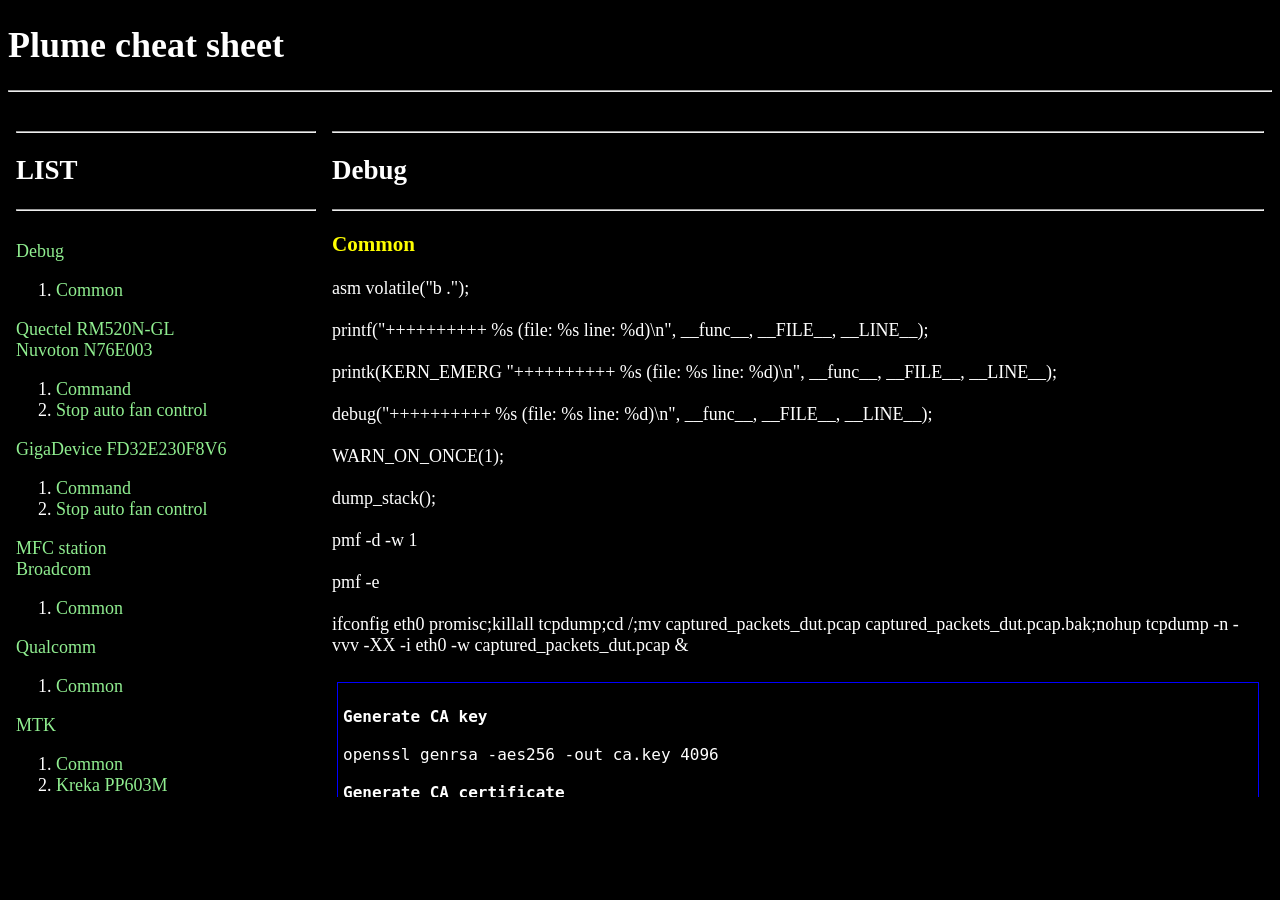
<file: emulp/index.html>
<!DOCTYPE HTML>
<html>
<title>cheat sheet</title>
<head>
    <meta http-equiv="Content-Type" content="text/html" charset="utf-8">
</head>
<body bgcolor="#000000" text="#FFFFFF"><font size="+1">
    <h1>Plume cheat sheet</h1>
    <hr><br />
    <iframe src="list.html" name="list" align="left" width="25%" height="100%" frameborder="0" style="height: 75vh"></iframe>
    <iframe src="cheat.html" name="cheat" align="left" width="75%" height="100%" frameborder="0" style="height: 75vh"></iframe>
</font></body>
</html>
</file>
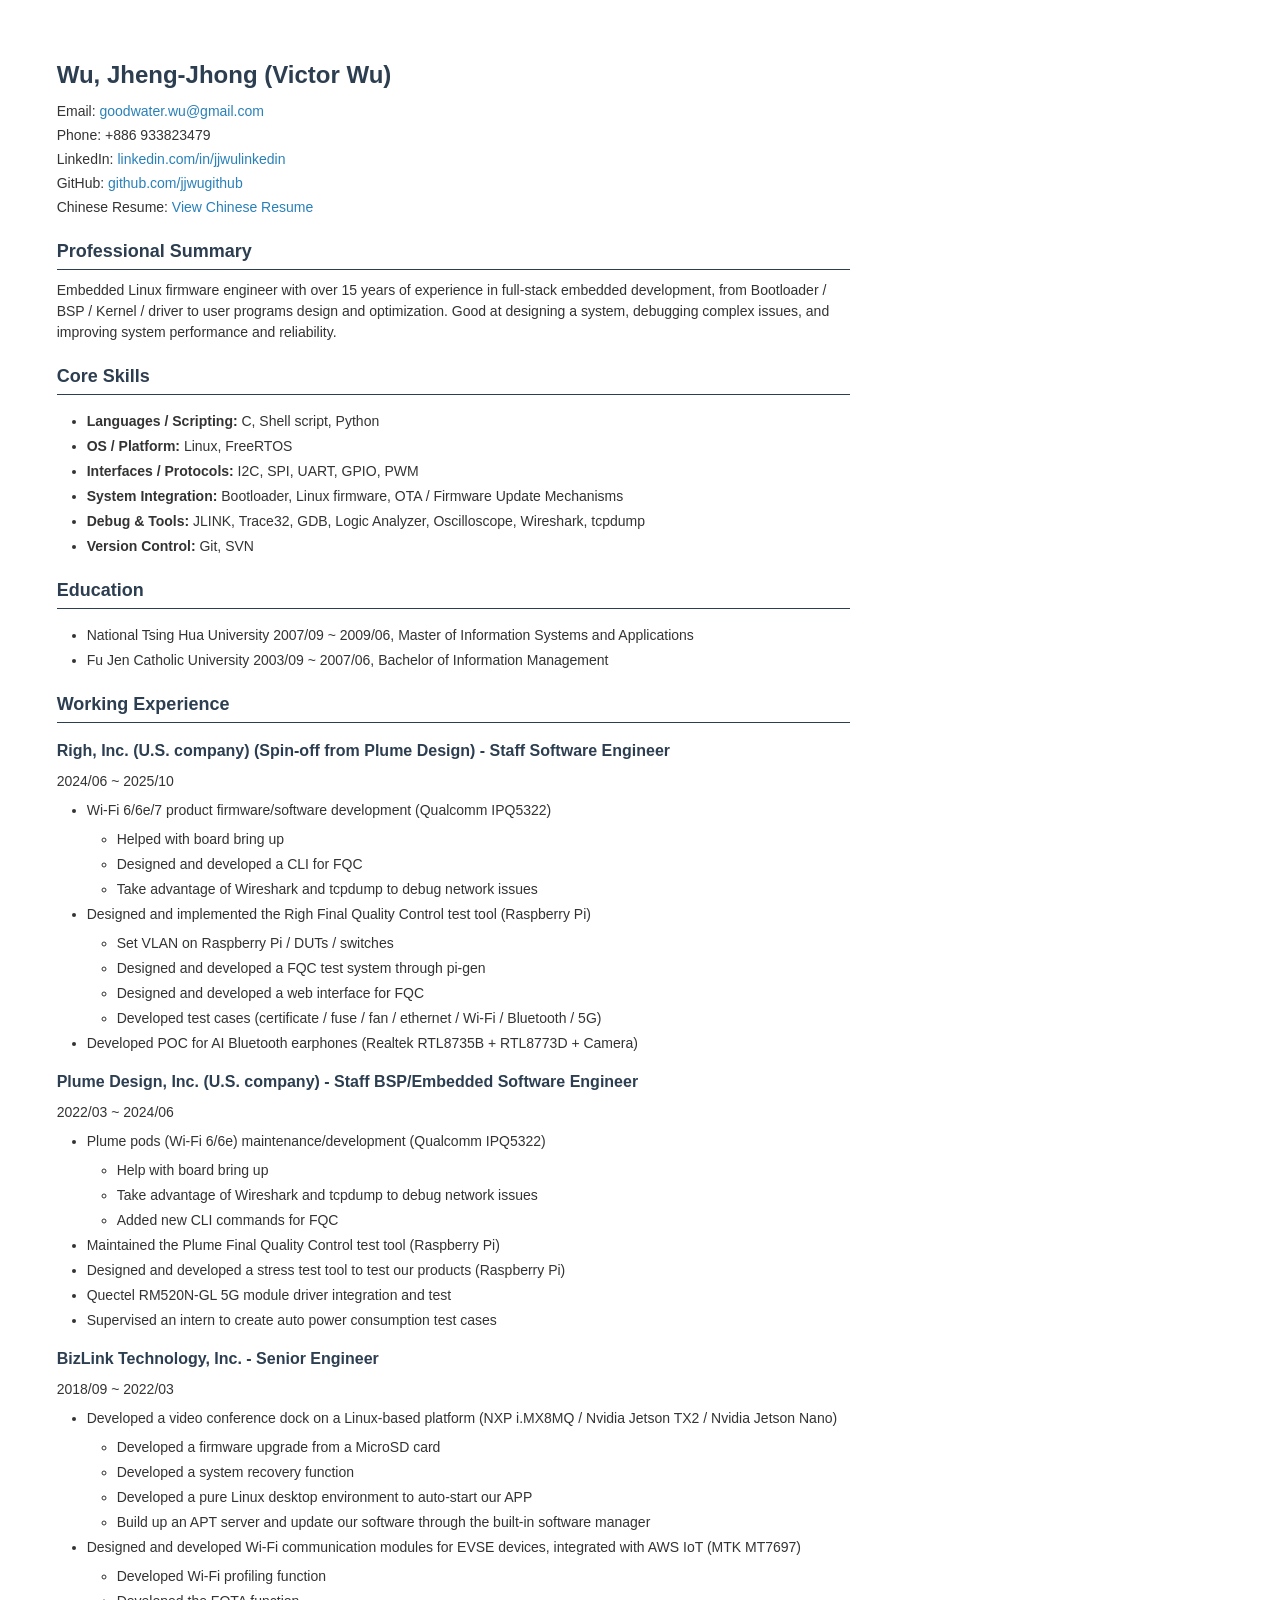
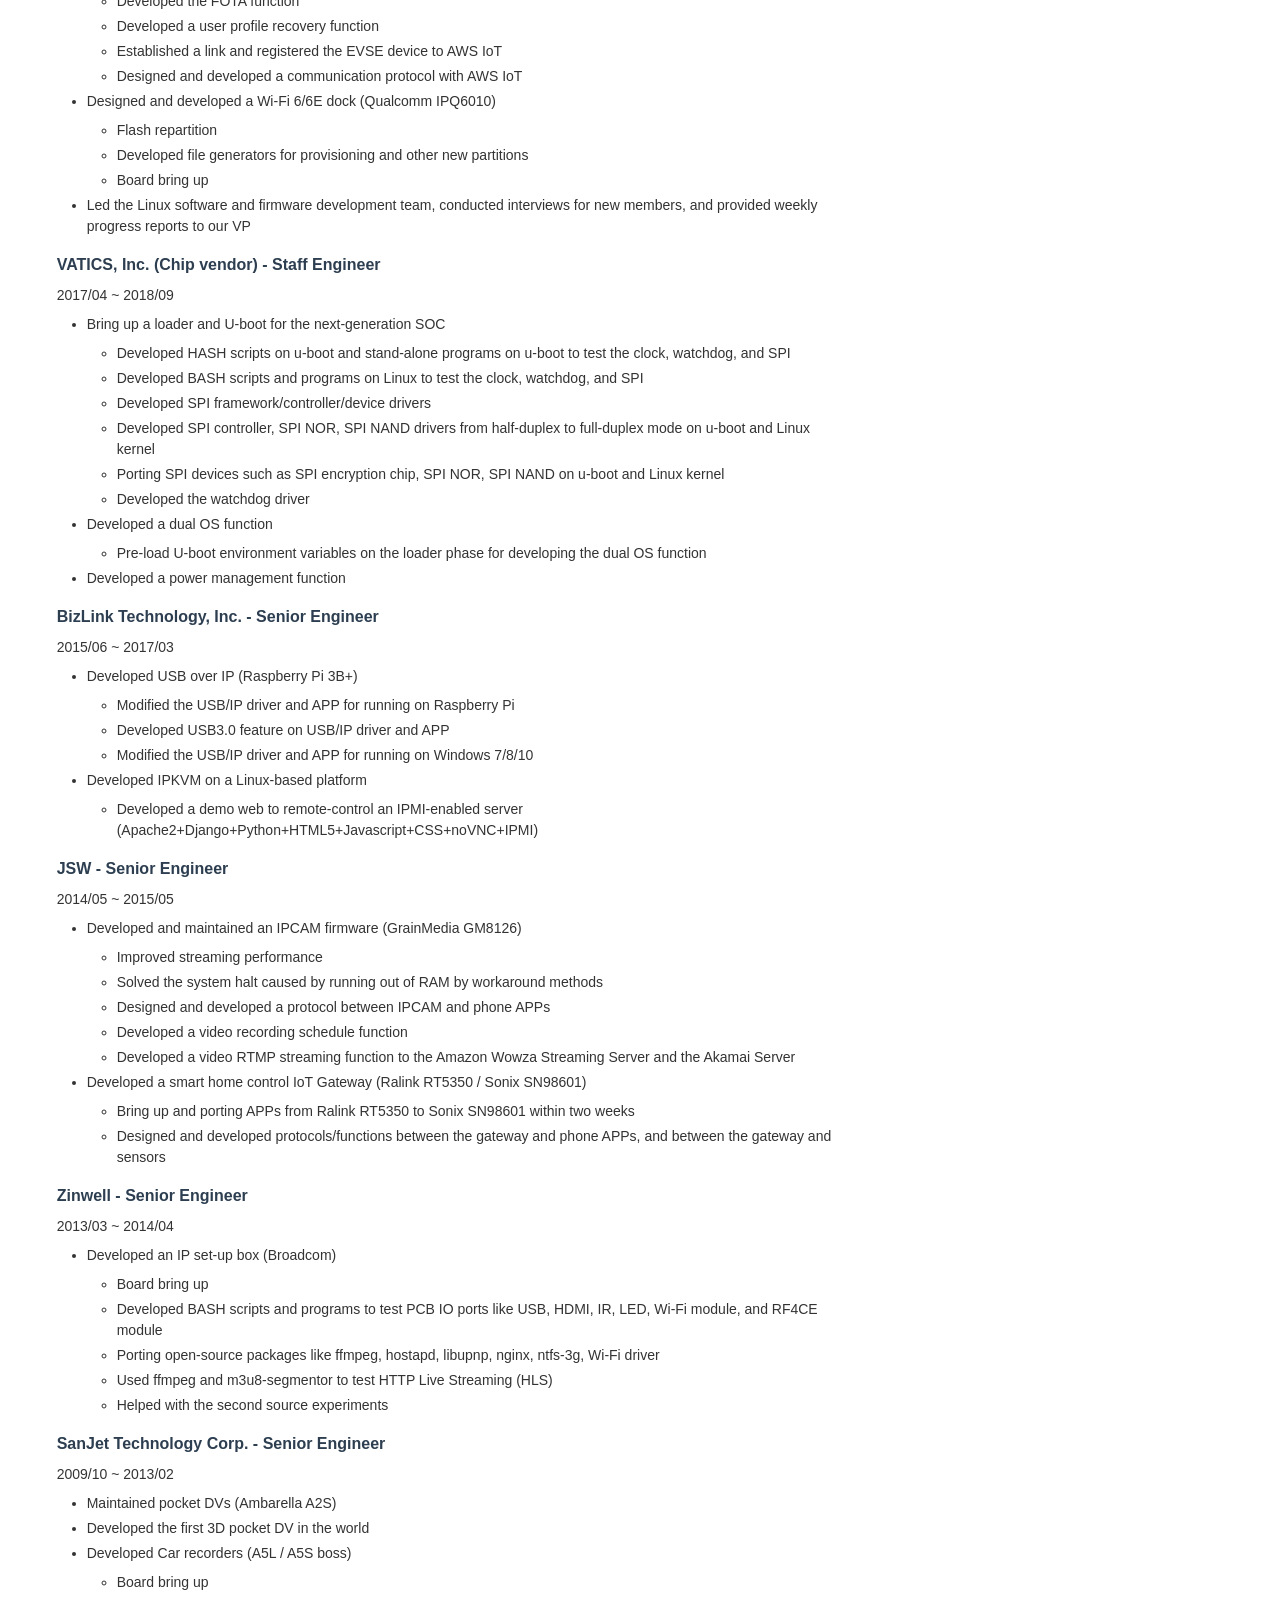
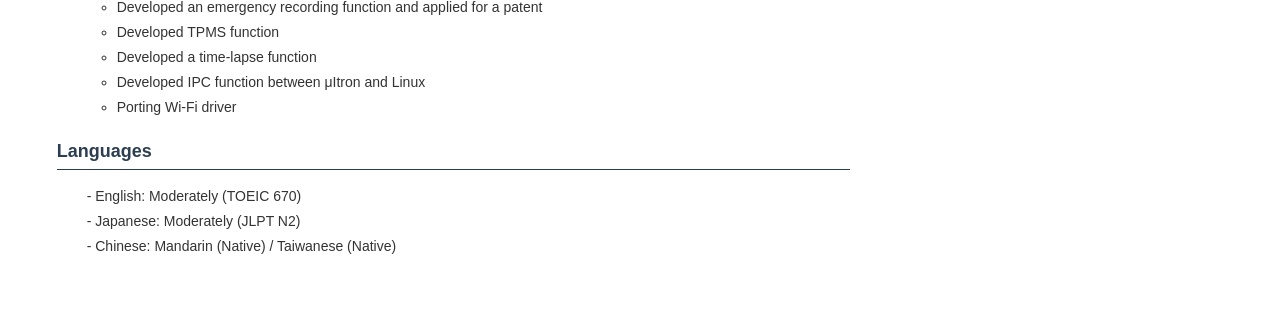
<file: cv/cv.html>
<!DOCTYPE html>
<html lang="en">
<head>
    <meta charset="UTF-8">
    <meta name="viewport" content="width=device-width, initial-scale=1.0">
    <title>Jheng-Jhong (Victor) Wu - Resume (A4)</title>
    <style>
        body {
            font-family: Arial, sans-serif;
            width: 210mm; /* A4 width */
            height: auto; /* Allow height to adjust */
            margin: 15mm; /* Standard A4 margin */
            padding: 0;
            line-height: 1.5;
            color: #333;
            box-sizing: border-box;
        }
        h1, h2, h3 {
            color: #2c3e50;
        }
        h1 {
            font-size: 24px; /* Slightly smaller for A4 */
            margin-bottom: 8px;
        }
        h2 {
            font-size: 18px;
            border-bottom: 1.5px solid #2c3e50;
            padding-bottom: 4px;
            margin-top: 20px;
            margin-bottom: 10px;
        }
        h3 {
            font-size: 16px;
            margin-bottom: 8px;
        }
        p, li {
            font-size: 14px; /* Adjusted for A4 readability */
            margin: 4px 0;
        }
        a {
            color: #2980b9;
            text-decoration: none;
        }
        a:hover {
            text-decoration: underline;
        }
        .contact-info {
            margin-bottom: 15px;
        }
        .contact-info p {
            margin: 3px 0;
        }
        ul {
            list-style-type: disc;
            margin-left: 20px;
            padding-left: 10px;
        }
        ul ul {
            list-style-type: circle;
            margin-left: 20px;
        }
        .languages {
            list-style-type: none;
        }
        .languages li:before {
            content: "- ";
        }
        .section {
            margin-bottom: 20px;
        }
        .job {
            margin-bottom: 15px;
        }
        .job ul {
            margin-top: 8px;
        }
        /* Ensure content stays within A4 bounds */
        @media print {
            body {
                margin: 0;
                padding: 15mm;
                width: 210mm;
                height: auto;
            }
            @page {
                size: A4;
                margin: 15mm;
            }
        }
    </style>
</head>
<body>
    <header>
        <h1>Wu, Jheng-Jhong (Victor Wu)</h1>
        <div class="contact-info">
            <p>Email: <a href="mailto:goodwater.wu@gmail.com">goodwater.wu@gmail.com</a></p>
            <p>Phone: +886 933823479</p>
            <p>LinkedIn: <a href="https://tinyurl.com/jjwulinkedin">linkedin.com/in/jjwulinkedin</a></p>
            <p>GitHub: <a href="https://tinyurl.com/jjwugithub">github.com/jjwugithub</a></p>
            <p>Chinese Resume: <a href="https://tinyurl.com/jjwucakeresume">View Chinese Resume</a></p>
        </div>
    </header>

    <div class="section">
        <h2>Professional Summary</h2>
        <p>Embedded Linux firmware engineer with over 15 years of experience in full-stack embedded development, from Bootloader / BSP / Kernel / driver to user programs design and optimization. Good at designing a system, debugging complex issues, and improving system performance and reliability.</p>
    </div>

    <div class="section">
        <h2>Core Skills</h2>
        <ul>
            <li><strong>Languages / Scripting:</strong> C, Shell script, Python</li>
            <li><strong>OS / Platform:</strong> Linux, FreeRTOS</li>
            <li><strong>Interfaces / Protocols:</strong> I2C, SPI, UART, GPIO, PWM</li>
            <li><strong>System Integration:</strong> Bootloader, Linux firmware, OTA / Firmware Update Mechanisms</li>
            <li><strong>Debug & Tools:</strong> JLINK, Trace32, GDB, Logic Analyzer, Oscilloscope, Wireshark, tcpdump</li>
            <li><strong>Version Control:</strong> Git, SVN</li>
        </ul>
    </div>

    <div class="section">
        <h2>Education</h2>
        <ul>
            <li>National Tsing Hua University 2007/09 ~ 2009/06, Master of Information Systems and Applications</li>
            <li>Fu Jen Catholic University 2003/09 ~ 2007/06, Bachelor of Information Management</li>
        </ul>
    </div>

    <div class="section">
        <h2>Working Experience</h2>
        <div class="job">
            <h3>Righ, Inc. (U.S. company) (Spin-off from Plume Design) - Staff Software Engineer</h3>
            <p>2024/06 ~ 2025/10</p>
            <ul>
                <li>Wi-Fi 6/6e/7 product firmware/software development (Qualcomm IPQ5322)
                    <ul>
                        <li>Helped with board bring up</li>
                        <li>Designed and developed a CLI for FQC</li>
                        <li>Take advantage of Wireshark and tcpdump to debug network issues</li>
                    </ul>
                </li>
                <li>Designed and implemented the Righ Final Quality Control test tool (Raspberry Pi)
                    <ul>
                        <li>Set VLAN on Raspberry Pi / DUTs / switches</li>
                        <li>Designed and developed a FQC test system through pi-gen</li>
                        <li>Designed and developed a web interface for FQC</li>
                        <li>Developed test cases (certificate / fuse / fan / ethernet / Wi-Fi / Bluetooth / 5G)</li>
                    </ul>
                </li>
                <li>Developed POC for AI Bluetooth earphones (Realtek RTL8735B + RTL8773D + Camera)</li>
            </ul>
        </div>
        <div class="job">
            <h3>Plume Design, Inc. (U.S. company) - Staff BSP/Embedded Software Engineer</h3>
            <p>2022/03 ~ 2024/06</p>
            <ul>
                <li>Plume pods (Wi-Fi 6/6e) maintenance/development (Qualcomm IPQ5322)
                    <ul>
                        <li>Help with board bring up</li>
                        <li>Take advantage of Wireshark and tcpdump to debug network issues</li>
                        <li>Added new CLI commands for FQC</li>
                    </ul>
                </li>
                <li>Maintained the Plume Final Quality Control test tool (Raspberry Pi)</li>
                <li>Designed and developed a stress test tool to test our products (Raspberry Pi)</li>
                <li>Quectel RM520N-GL 5G module driver integration and test</li>
                <li>Supervised an intern to create auto power consumption test cases</li>
            </ul>
        </div>
        <div class="job">
            <h3>BizLink Technology, Inc. - Senior Engineer</h3>
            <p>2018/09 ~ 2022/03</p>
            <ul>
                <li>Developed a video conference dock on a Linux-based platform (NXP i.MX8MQ / Nvidia Jetson TX2 / Nvidia Jetson Nano)
                    <ul>
                        <li>Developed a firmware upgrade from a MicroSD card</li>
                        <li>Developed a system recovery function</li>
                        <li>Developed a pure Linux desktop environment to auto-start our APP</li>
                        <li>Build up an APT server and update our software through the built-in software manager</li>
                    </ul>
                </li>
                <li>Designed and developed Wi-Fi communication modules for EVSE devices, integrated with AWS IoT (MTK MT7697)
                    <ul>
                        <li>Developed Wi-Fi profiling function</li>
                        <li>Developed the FOTA function</li>
                        <li>Developed a user profile recovery function</li>
                        <li>Established a link and registered the EVSE device to AWS IoT</li>
                        <li>Designed and developed a communication protocol with AWS IoT</li>
                    </ul>
                </li>
                <li>Designed and developed a Wi-Fi 6/6E dock (Qualcomm IPQ6010)
                    <ul>
                        <li>Flash repartition</li>
                        <li>Developed file generators for provisioning and other new partitions</li>
                        <li>Board bring up</li>
                    </ul>
                </li>
                <li>Led the Linux software and firmware development team, conducted interviews for new members, and provided weekly progress reports to our VP
                </li>
            </ul>
        </div>
        <div class="job">
            <h3>VATICS, Inc. (Chip vendor) - Staff Engineer</h3>
            <p>2017/04 ~ 2018/09</p>
            <ul>
                <li>Bring up a loader and U-boot for the next-generation SOC
                    <ul>
                        <li>Developed HASH scripts on u-boot and stand-alone programs on u-boot to test the clock, watchdog, and SPI</li>
                        <li>Developed BASH scripts and programs on Linux to test the clock, watchdog, and SPI</li>
                        <li>Developed SPI framework/controller/device drivers</li>
                        <li>Developed SPI controller, SPI NOR, SPI NAND drivers from half-duplex to full-duplex mode on u-boot and Linux kernel</li>
                        <li>Porting SPI devices such as SPI encryption chip, SPI NOR, SPI NAND on u-boot and Linux kernel</li>
                        <li>Developed the watchdog driver</li>
                    </ul>
                </li>
                <li>Developed a dual OS function
                    <ul>
                        <li>Pre-load U-boot environment variables on the loader phase for developing the dual OS function</li>
                    </ul>
                </li>
                <li>Developed a power management function</li>
            </ul>
        </div>
        <div class="job">
            <h3>BizLink Technology, Inc. - Senior Engineer</h3>
            <p>2015/06 ~ 2017/03</p>
            <ul>
                <li>Developed USB over IP (Raspberry Pi 3B+)
                    <ul>
                        <li>Modified the USB/IP driver and APP for running on Raspberry Pi</li>
                        <li>Developed USB3.0 feature on USB/IP driver and APP</li>
                        <li>Modified the USB/IP driver and APP for running on Windows 7/8/10</li>
                    </ul>
                </li>
                <li>Developed IPKVM on a Linux-based platform
                    <ul>
                        <li>Developed a demo web to remote-control an IPMI-enabled server (Apache2+Django+Python+HTML5+Javascript+CSS+noVNC+IPMI)</li>
                    </ul>
                </li>
            </ul>
        </div>
        <div class="job">
            <h3>JSW - Senior Engineer</h3>
            <p>2014/05 ~ 2015/05</p>
            <ul>
                <li>Developed and maintained an IPCAM firmware (GrainMedia GM8126)
                    <ul>
                        <li>Improved streaming performance</li>
                        <li>Solved the system halt caused by running out of RAM by workaround methods</li>
                        <li>Designed and developed a protocol between IPCAM and phone APPs</li>
                        <li>Developed a video recording schedule function</li>
                        <li>Developed a video RTMP streaming function to the Amazon Wowza Streaming Server and the Akamai Server</li>
                    </ul>
                </li>
                <li>Developed a smart home control IoT Gateway (Ralink RT5350 / Sonix SN98601)
                    <ul>
                        <li>Bring up and porting APPs from Ralink RT5350 to Sonix SN98601 within two weeks</li>
                        <li>Designed and developed protocols/functions between the gateway and phone APPs, and between the gateway and sensors</li>
                    </ul>
                </li>
            </ul>
        </div>
        <div class="job">
            <h3>Zinwell - Senior Engineer</h3>
            <p>2013/03 ~ 2014/04</p>
            <ul>
                <li>Developed an IP set-up box (Broadcom)
                    <ul>
                        <li>Board bring up</li>
                        <li>Developed BASH scripts and programs to test PCB IO ports like USB, HDMI, IR, LED, Wi-Fi module, and RF4CE module</li>
                        <li>Porting open-source packages like ffmpeg, hostapd, libupnp, nginx, ntfs-3g, Wi-Fi driver</li>
                        <li>Used ffmpeg and m3u8-segmentor to test HTTP Live Streaming (HLS)</li>
                        <li>Helped with the second source experiments</li>
                    </ul>
                </li>
            </ul>
        </div>
        <div class="job">
            <h3>SanJet Technology Corp. - Senior Engineer</h3>
            <p>2009/10 ~ 2013/02</p>
            <ul>
                <li>Maintained pocket DVs (Ambarella A2S)</li>
                <li>Developed the first 3D pocket DV in the world</li>
                <li>Developed Car recorders (A5L / A5S boss)
                    <ul>
                        <li>Board bring up</li>
                        <li>Developed an emergency recording function and applied for a patent</li>
                        <li>Developed TPMS function</li>
                        <li>Developed a time-lapse function</li>
                        <li>Developed IPC function between μItron and Linux</li>
                        <li>Porting Wi-Fi driver</li>
                    </ul>
                </li>
            </ul>
        </div>
    </div>

    <div class="section">
        <h2>Languages</h2>
        <ul class="languages">
            <li>English: Moderately (TOEIC 670)</li>
            <li>Japanese: Moderately (JLPT N2)</li>
            <li>Chinese: Mandarin (Native) / Taiwanese (Native)</li>
        </ul>
    </div>
</body>
</html>
</file>
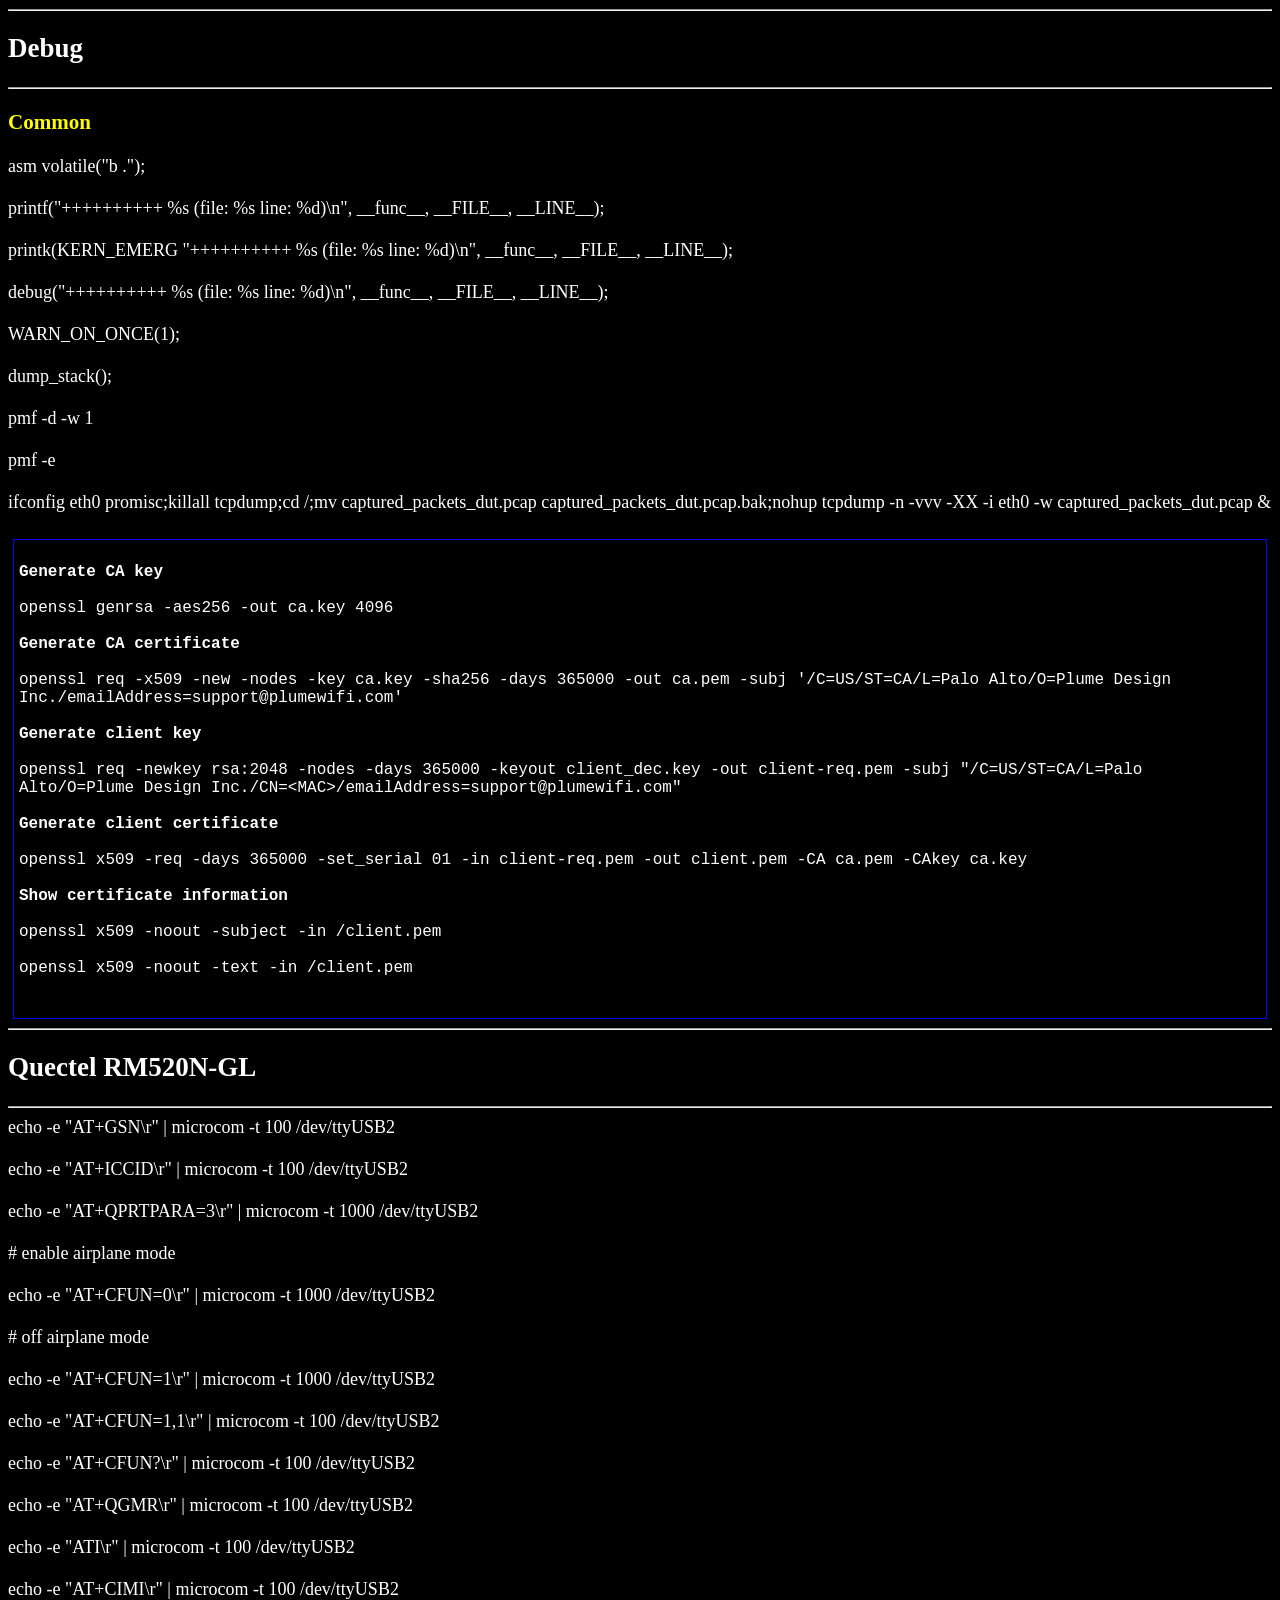
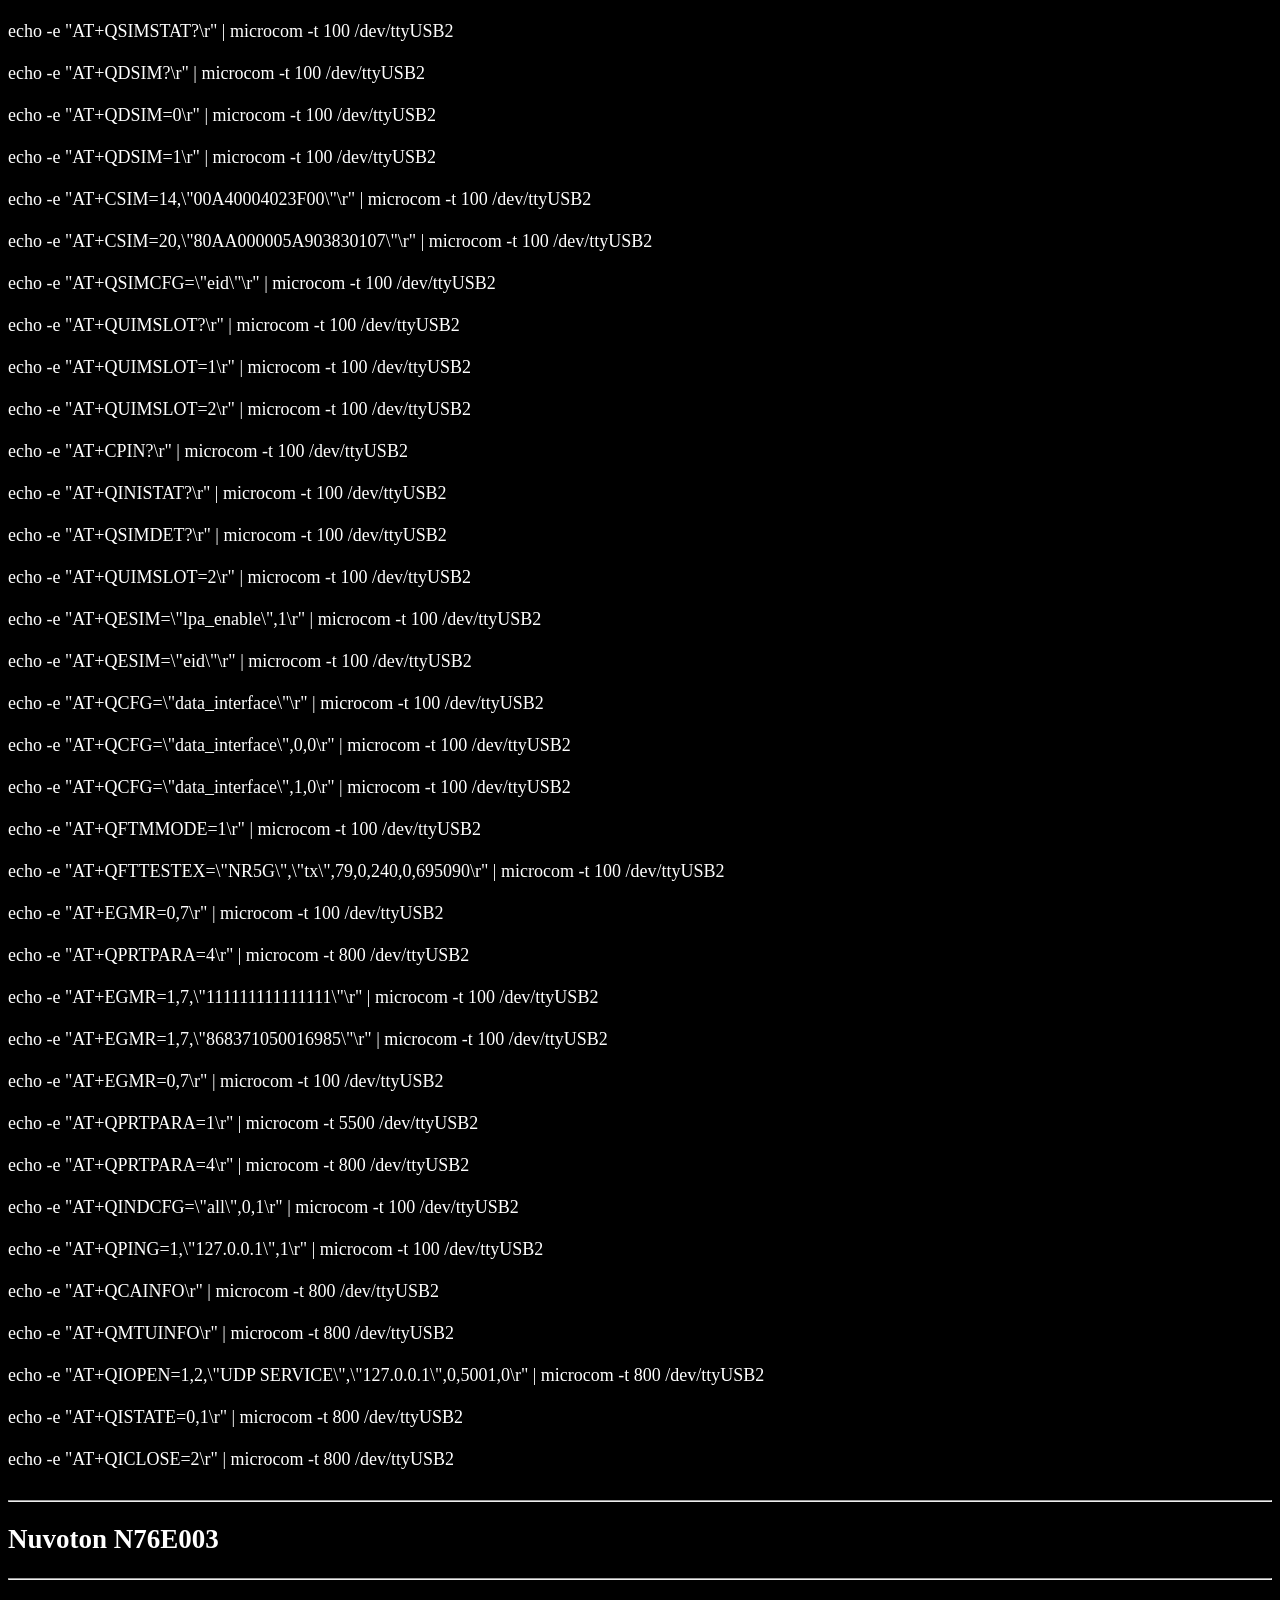
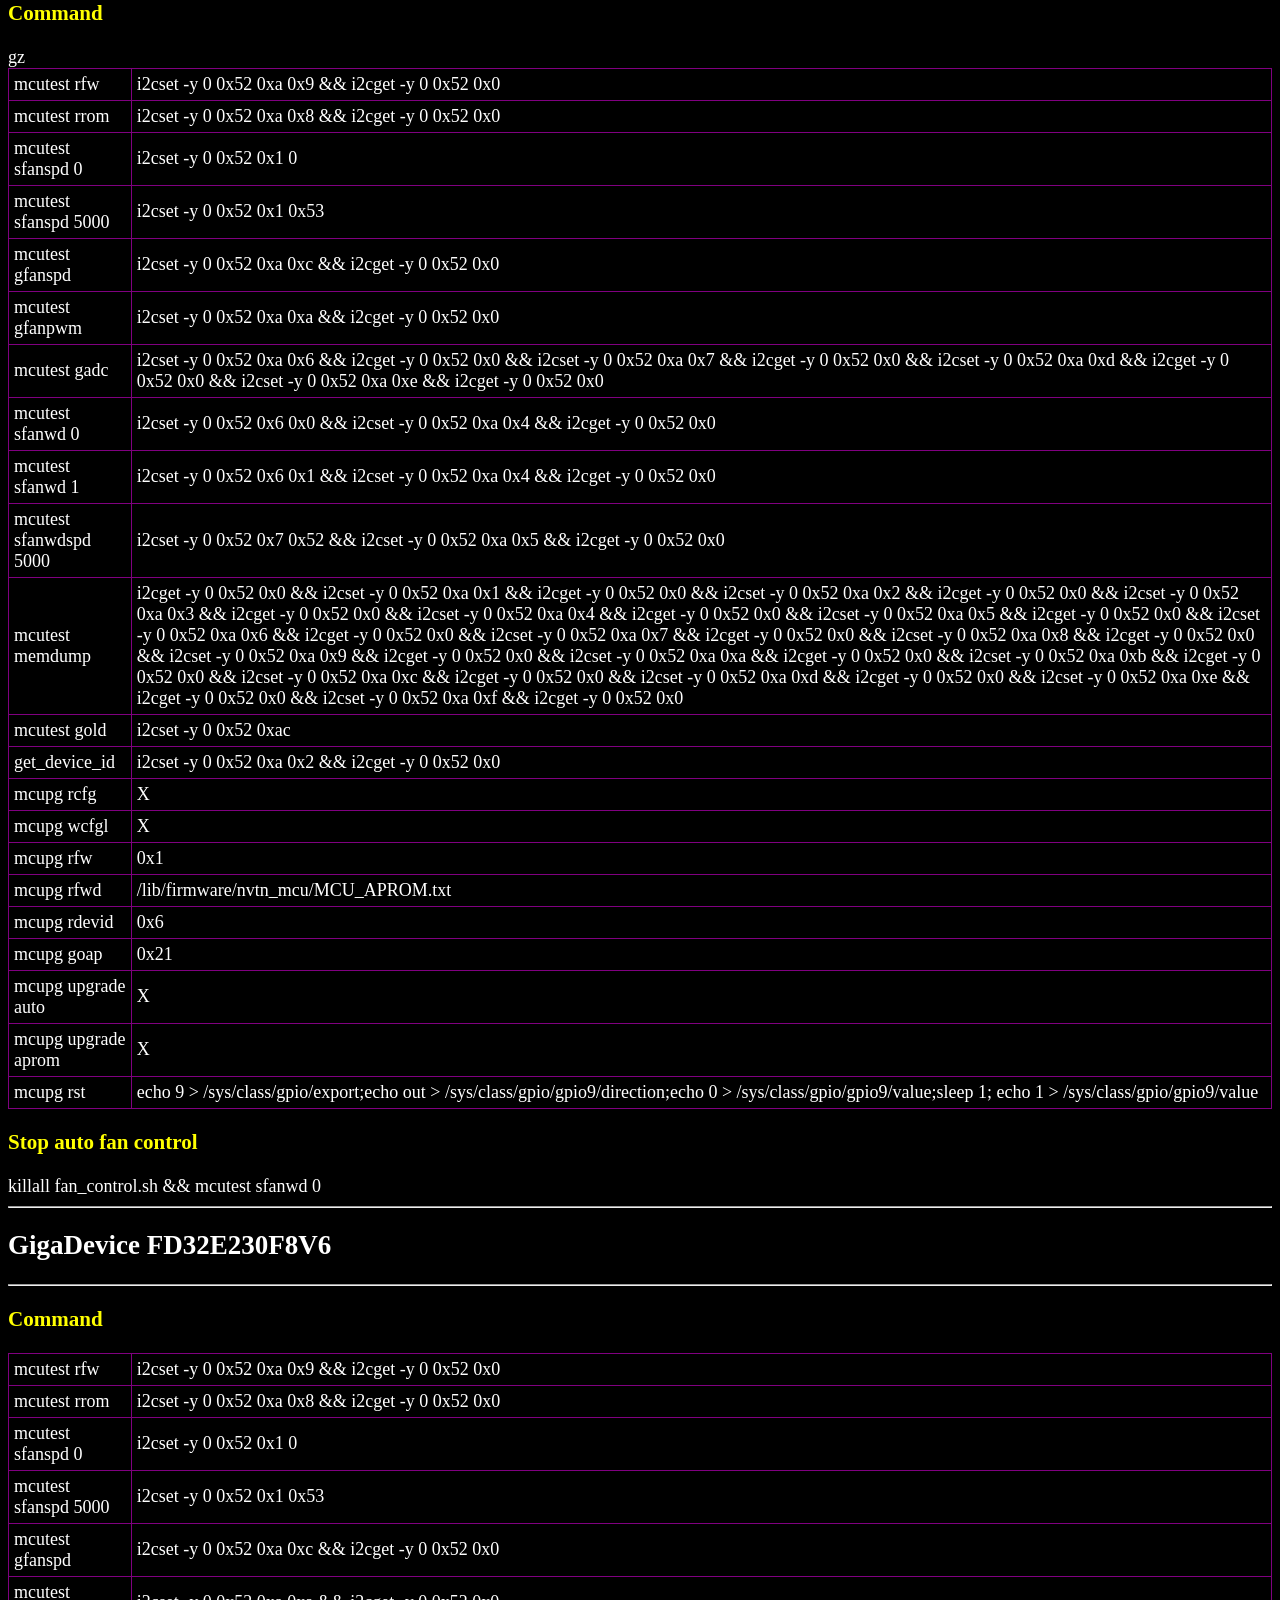
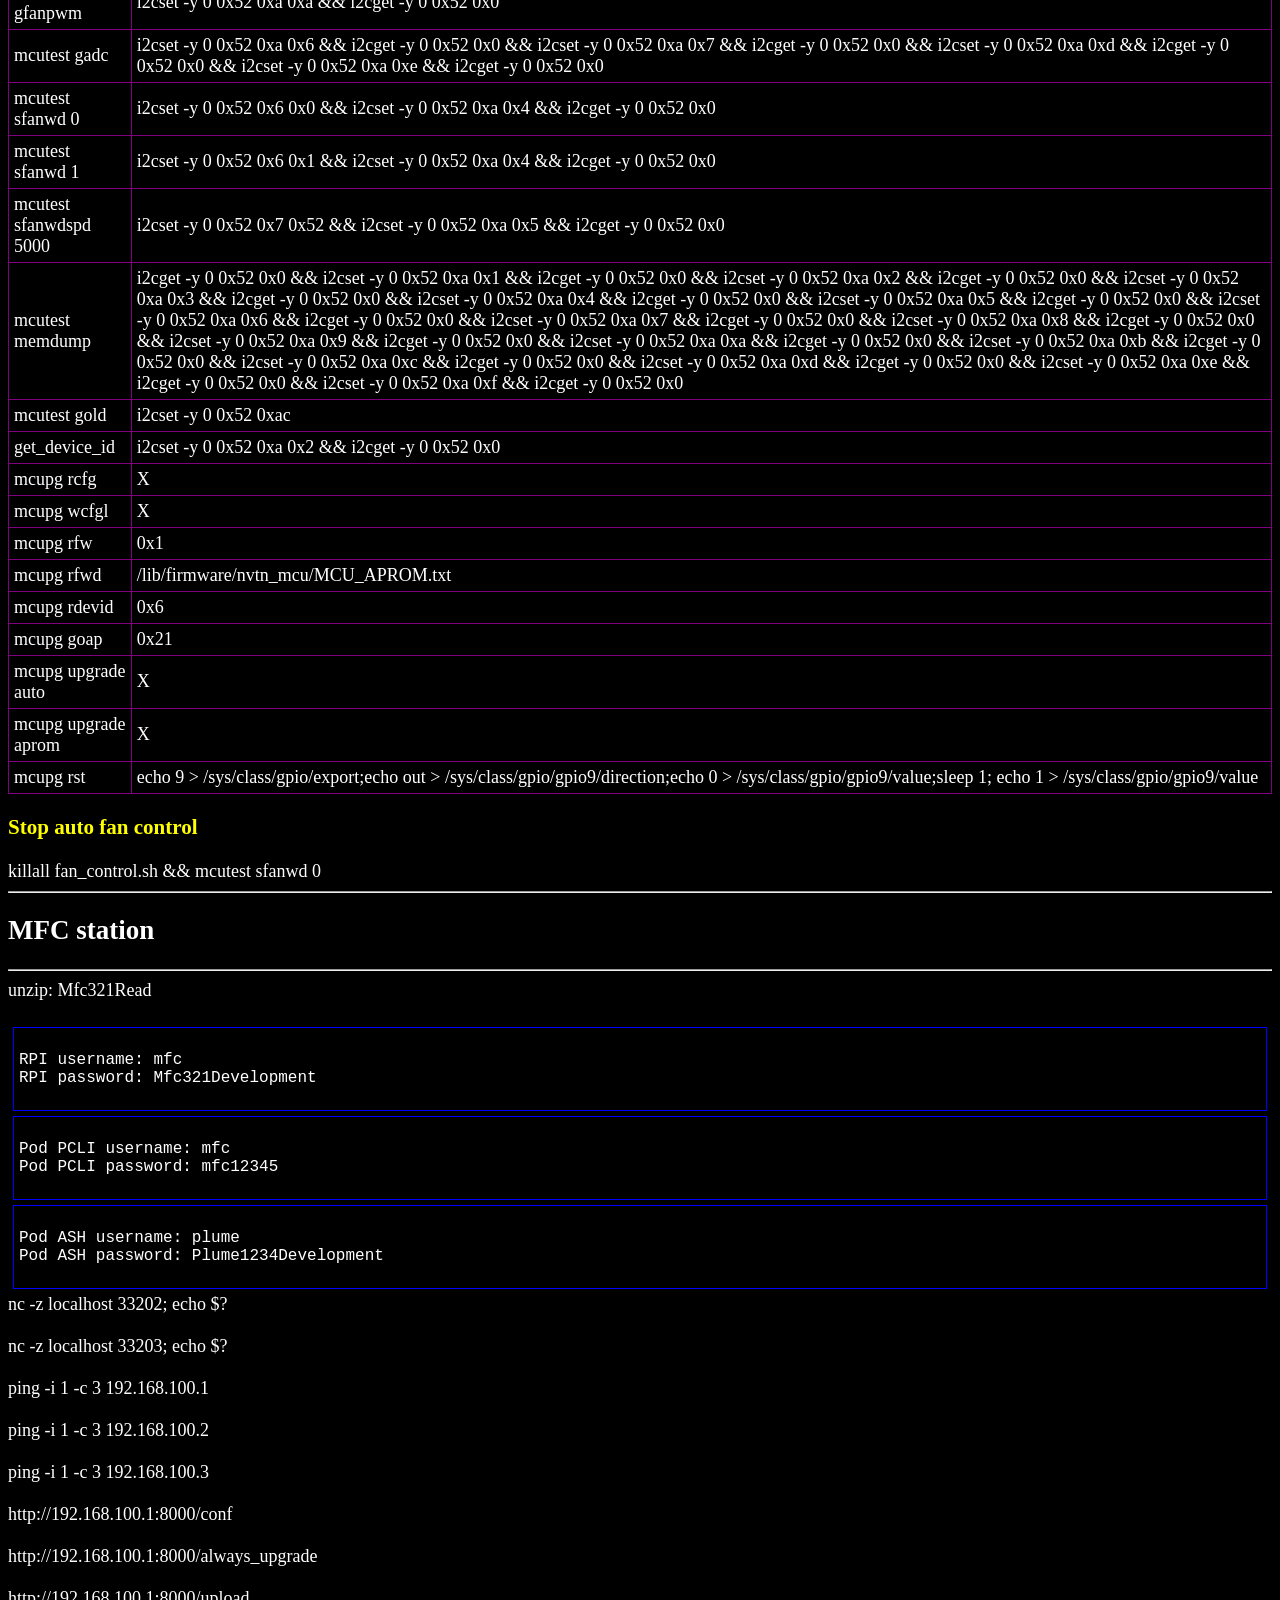
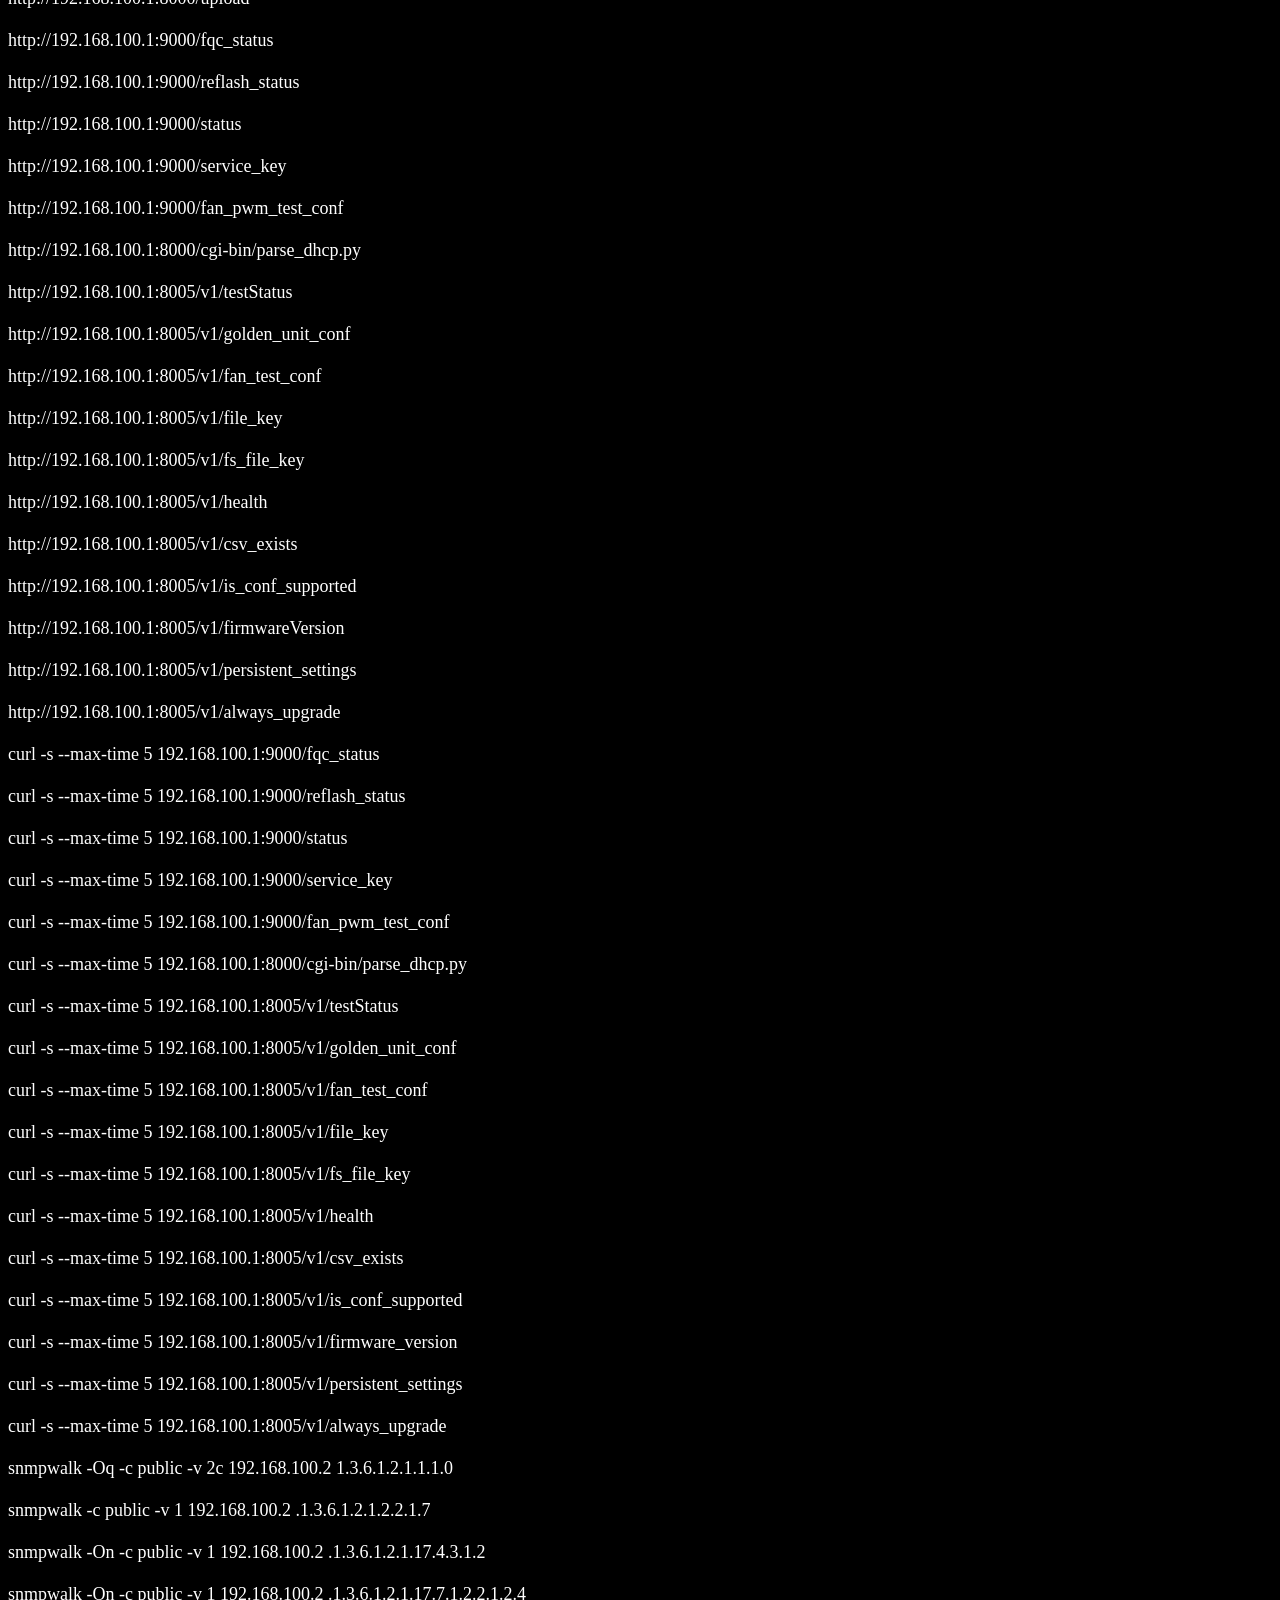
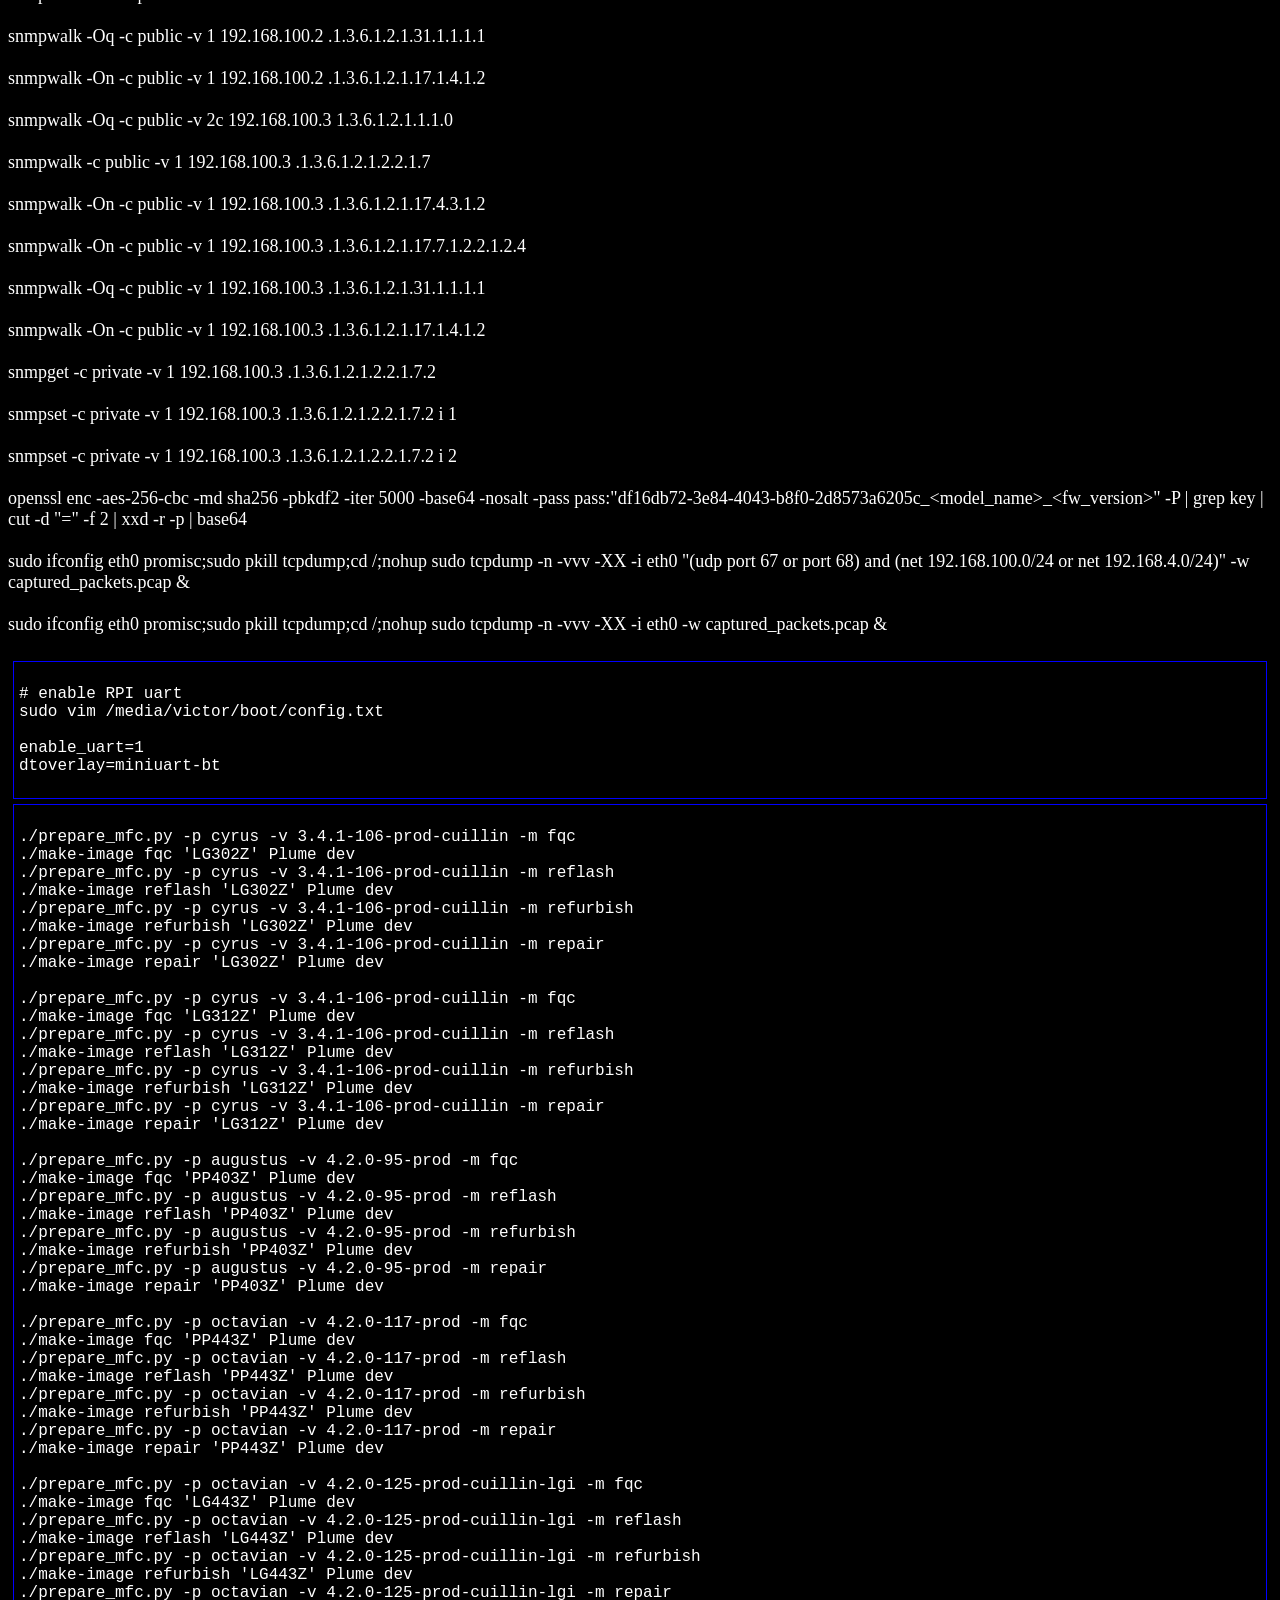
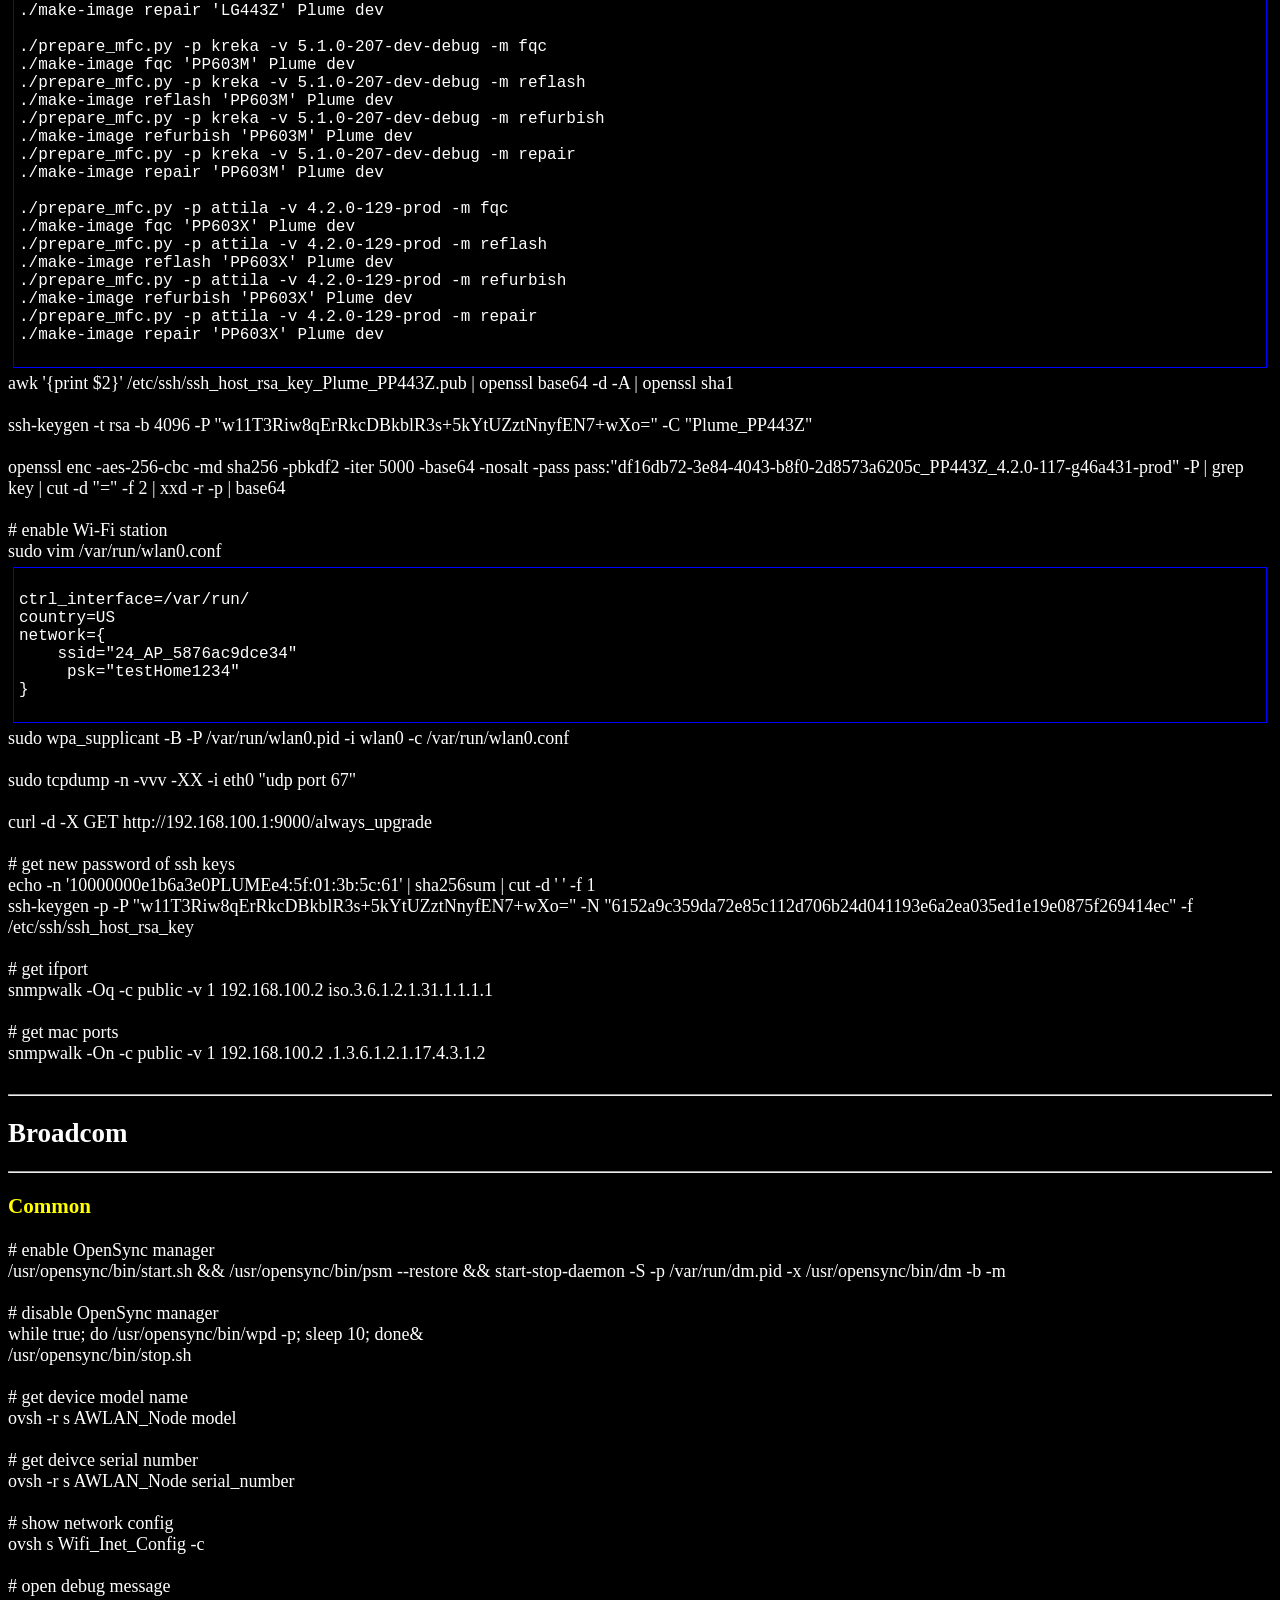
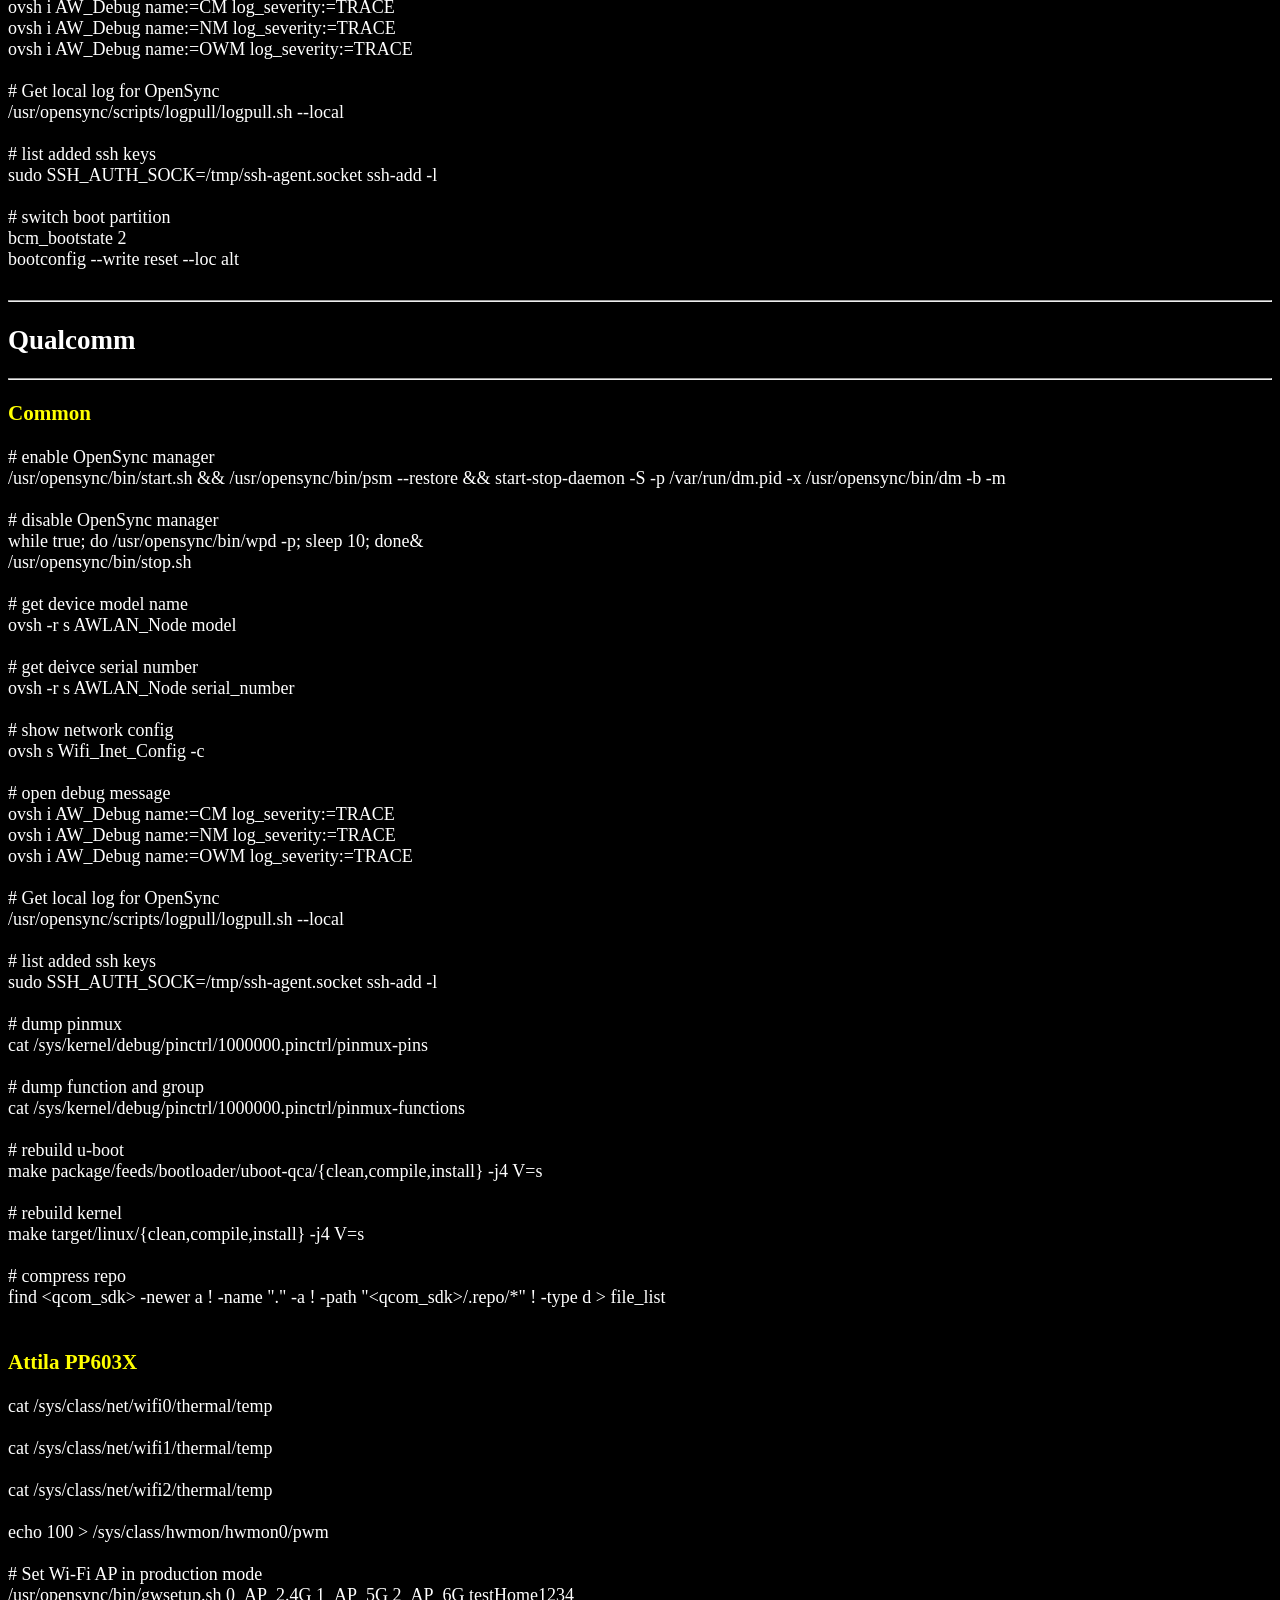
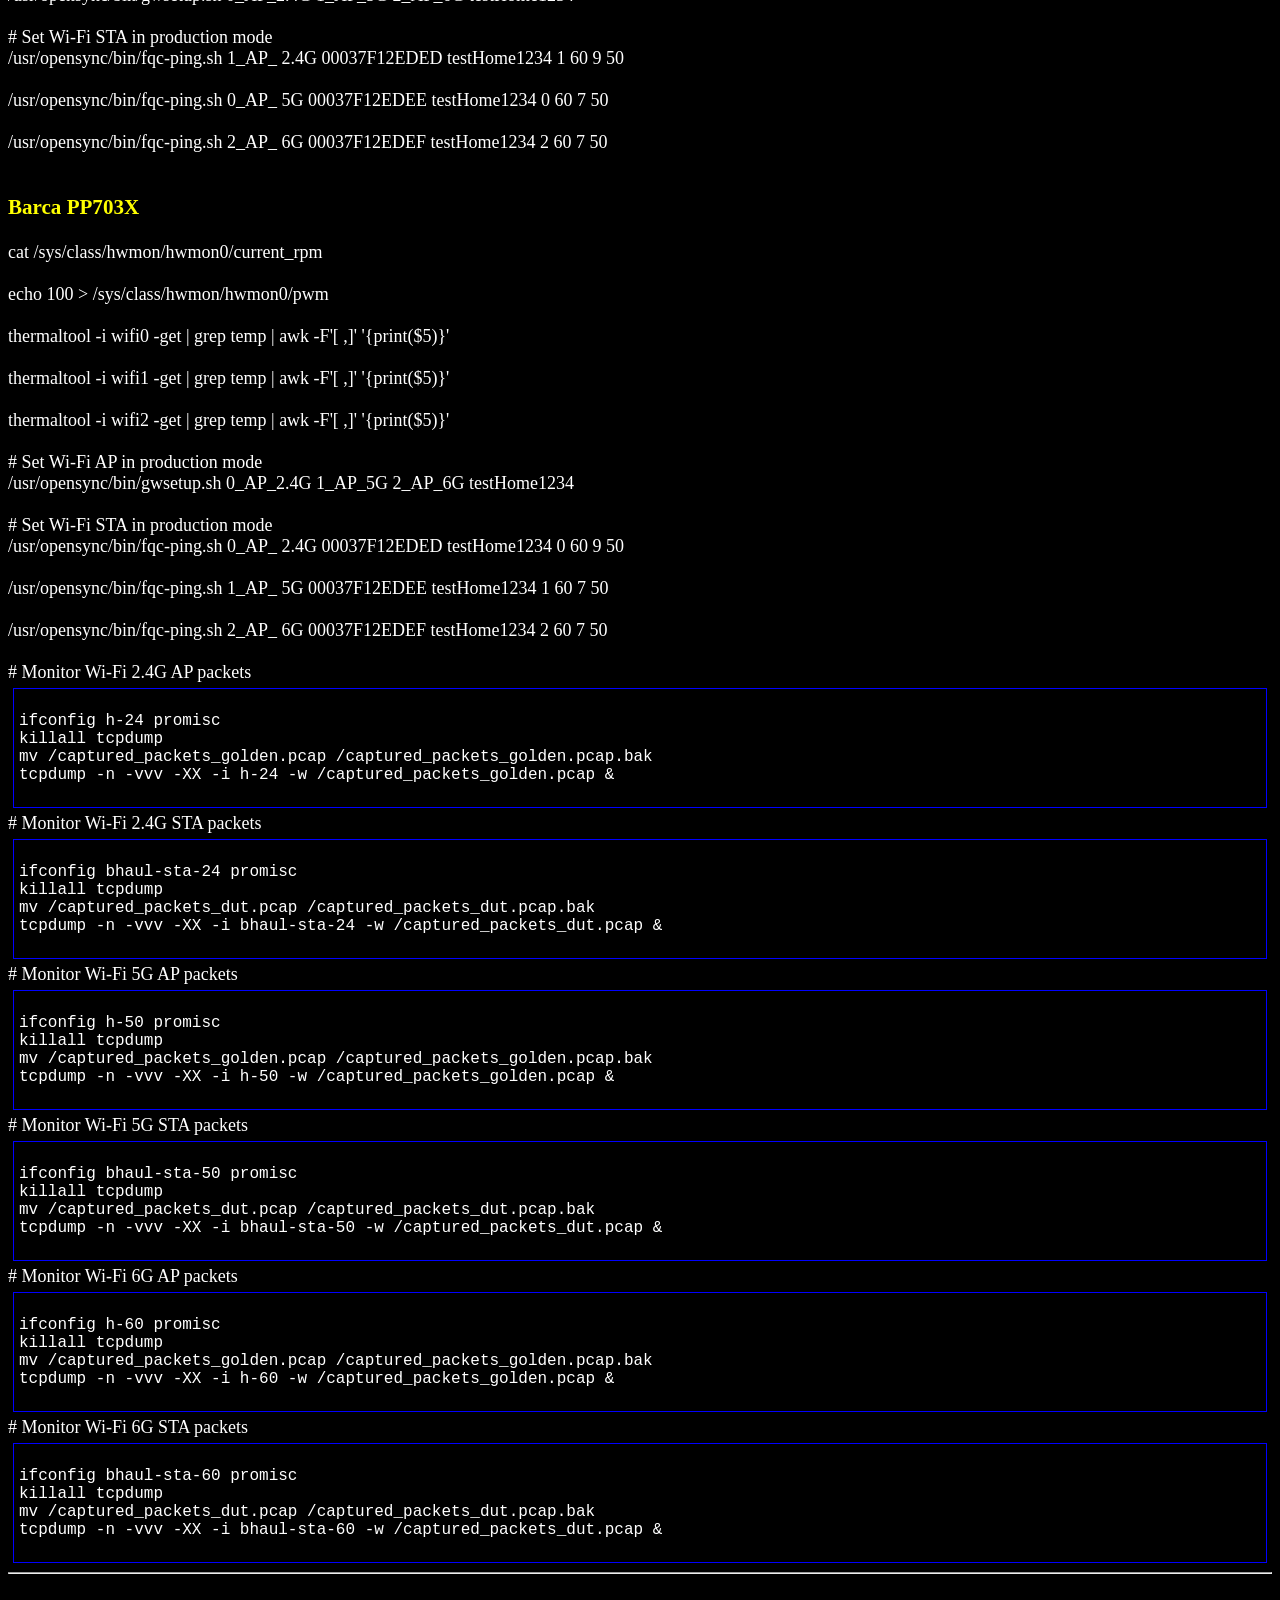
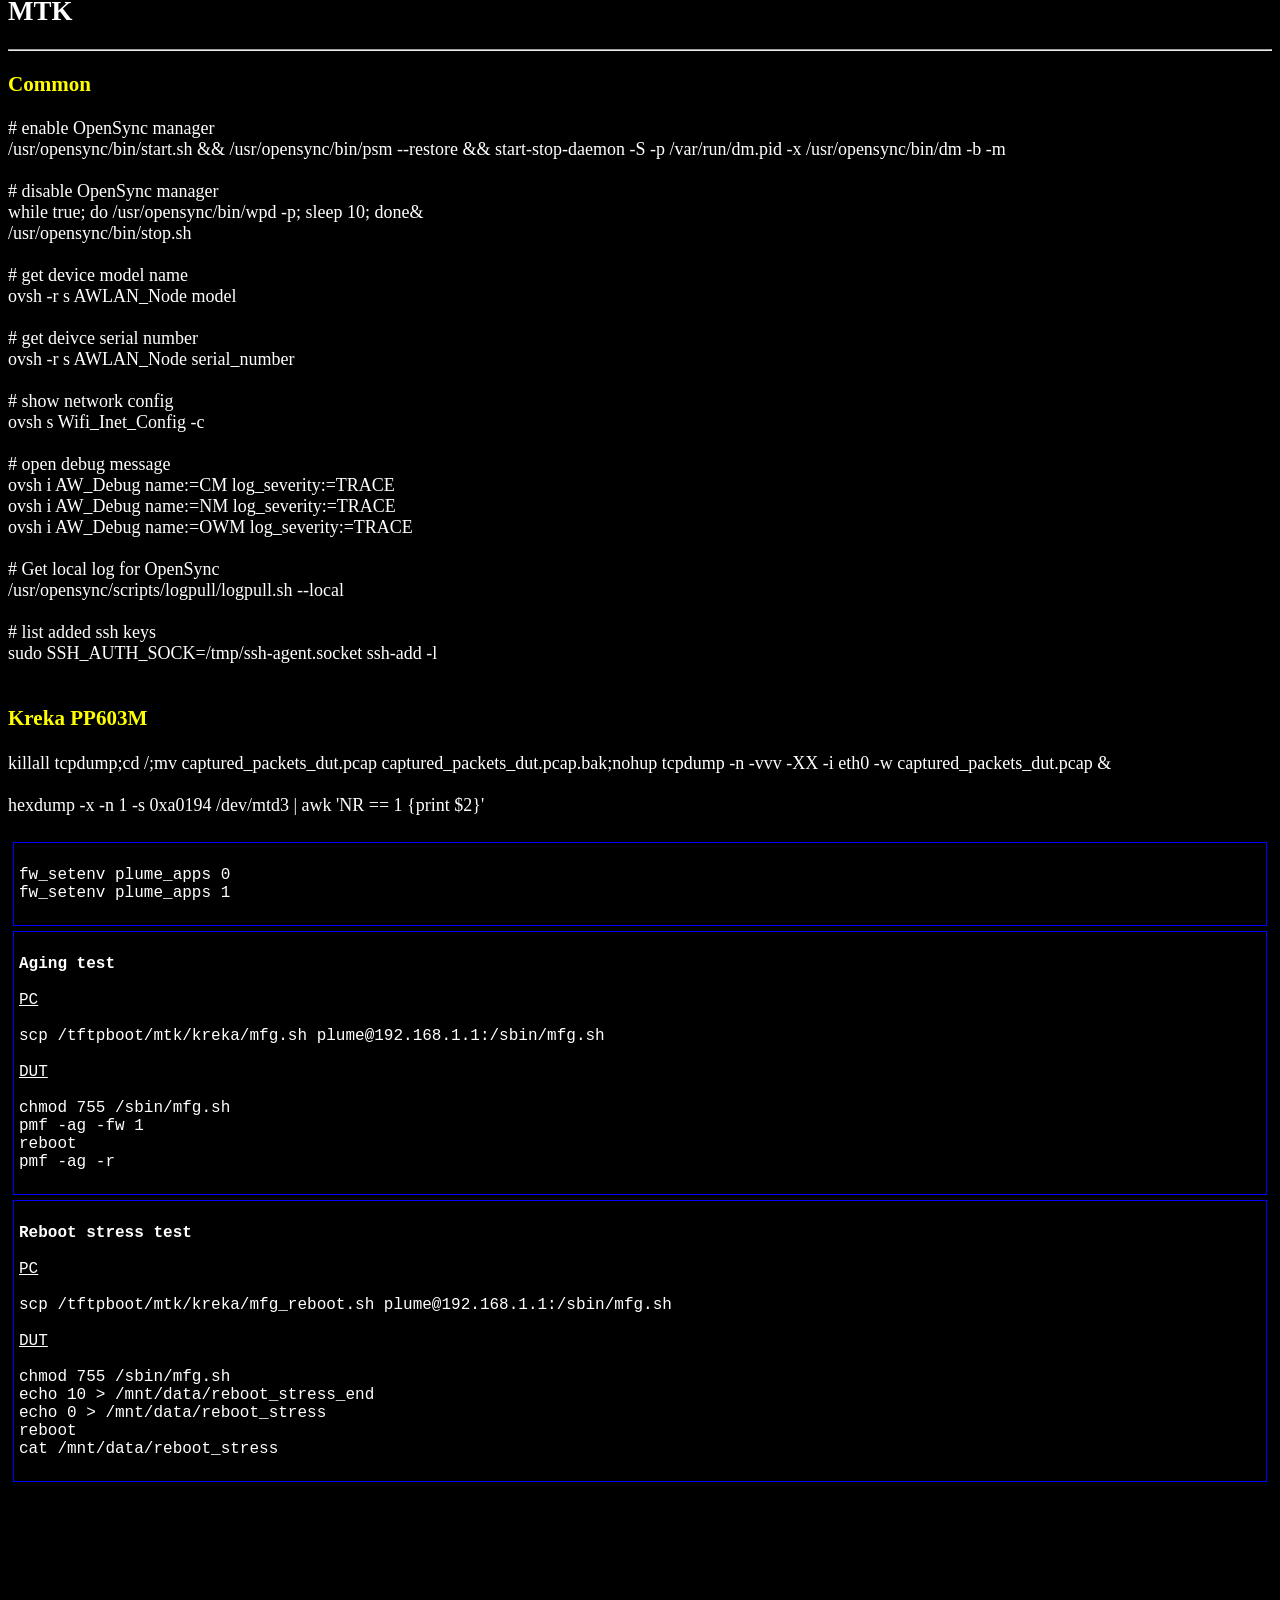
<file: emulp/cheat.html>
<!DOCTYPE HTML>
<html>
<title>cheat</title>
<head>
    <meta http-equiv="Content-Type" content="text/html" charset="utf-8">
</head>
<style type="text/css">
    a:link{
        text-decoration:none;
        color:white;
    }
    a:visited {
        text-decoration:none;
        color:white;
    }
    a:hover {
        text-decoration:underline;
        background-color:white;
        color:black;
    }
    a:active {
        text-decoration:none;
        background-color:black;
        color:white;
    }
    table, th, td {
        border: 1px solid purple;
        border-collapse: collapse;
    }
    th, td {
        margin: 5px;
        padding: 5px;
    }
    code {
        border: 1px solid blue;
        margin: 5px;
        padding: 5px;
        display: block;
        white-space: pre-wrap;
    }
</style>
<body bgcolor="#000000" text="#FFFFFF"><font size="+1">
    <hr><h2><a id="debug">Debug</a></h2><hr>
    <h3><font color="yellow"><a id="debug_common">Common</a></font></h3>
        asm volatile("b .");<br><br>
        printf("++++++++++ %s (file: %s line: %d)\n", __func__, __FILE__, __LINE__);<br><br>
        printk(KERN_EMERG "++++++++++ %s (file: %s line: %d)\n", __func__, __FILE__, __LINE__);<br><br>
        debug("++++++++++ %s (file: %s line: %d)\n", __func__, __FILE__, __LINE__);<br><br>
        WARN_ON_ONCE(1);<br><br>
        dump_stack();<br><br>
        pmf -d -w 1<br><br>
        pmf -e<br><br>
        ifconfig eth0 promisc;killall tcpdump;cd /;mv captured_packets_dut.pcap captured_packets_dut.pcap.bak;nohup tcpdump -n -vvv -XX -i eth0 -w captured_packets_dut.pcap &<br><br>
        <code>
<b>Generate CA key</b><br>
openssl genrsa -aes256 -out ca.key 4096<br>
<b>Generate CA certificate</b><br>
openssl req -x509 -new -nodes -key ca.key -sha256 -days 365000 -out ca.pem -subj '/C=US/ST=CA/L=Palo Alto/O=Plume Design Inc./emailAddress=support@plumewifi.com'<br>
<b>Generate client key</b><br>
openssl req -newkey rsa:2048 -nodes -days 365000 -keyout client_dec.key -out client-req.pem -subj "/C=US/ST=CA/L=Palo Alto/O=Plume Design Inc./CN=&lt;MAC&gt;/emailAddress=support@plumewifi.com"<br>
<b>Generate client certificate</b><br>
openssl x509 -req -days 365000 -set_serial 01 -in client-req.pem -out client.pem -CA ca.pem -CAkey ca.key<br>
<b>Show certificate information</b><br>
openssl x509 -noout -subject -in /client.pem<br>
openssl x509 -noout -text -in /client.pem<br>
        </code>
    <hr><h2><a id="rm520ngl">Quectel RM520N-GL</a></h2><hr>
    echo -e "AT+GSN\r" | microcom -t 100 /dev/ttyUSB2<br><br>
    echo -e "AT+ICCID\r" | microcom -t 100 /dev/ttyUSB2<br><br>
    echo -e "AT+QPRTPARA=3\r" | microcom -t 1000 /dev/ttyUSB2<br><br>
    # enable airplane mode<br><br>
    echo -e "AT+CFUN=0\r" | microcom -t 1000 /dev/ttyUSB2<br><br>
    # off airplane mode<br><br>
    echo -e "AT+CFUN=1\r" | microcom -t 1000 /dev/ttyUSB2<br><br>
    echo -e "AT+CFUN=1,1\r" | microcom -t 100 /dev/ttyUSB2<br><br>
    echo -e "AT+CFUN?\r" | microcom -t 100 /dev/ttyUSB2<br><br>
    echo -e "AT+QGMR\r" | microcom -t 100 /dev/ttyUSB2<br><br>
    echo -e "ATI\r" | microcom -t 100 /dev/ttyUSB2<br><br>
    echo -e "AT+CIMI\r" | microcom -t 100 /dev/ttyUSB2<br><br>
    echo -e "AT+QSIMSTAT?\r" | microcom -t 100 /dev/ttyUSB2<br><br>
    echo -e "AT+QDSIM?\r" | microcom -t 100 /dev/ttyUSB2<br><br>
    echo -e "AT+QDSIM=0\r" | microcom -t 100 /dev/ttyUSB2<br><br>
    echo -e "AT+QDSIM=1\r" | microcom -t 100 /dev/ttyUSB2<br><br>
    echo -e "AT+CSIM=14,\"00A40004023F00\"\r" | microcom -t 100 /dev/ttyUSB2<br><br>
    echo -e "AT+CSIM=20,\"80AA000005A903830107\"\r" | microcom -t 100 /dev/ttyUSB2<br><br>
    echo -e "AT+QSIMCFG=\"eid\"\r" | microcom -t 100 /dev/ttyUSB2<br><br>
    echo -e "AT+QUIMSLOT?\r" | microcom -t 100 /dev/ttyUSB2<br><br>
    echo -e "AT+QUIMSLOT=1\r" | microcom -t 100 /dev/ttyUSB2<br><br>
    echo -e "AT+QUIMSLOT=2\r" | microcom -t 100 /dev/ttyUSB2<br><br>
    echo -e "AT+CPIN?\r" | microcom -t 100 /dev/ttyUSB2<br><br>
    echo -e "AT+QINISTAT?\r" | microcom -t 100 /dev/ttyUSB2<br><br>
    echo -e "AT+QSIMDET?\r" | microcom -t 100 /dev/ttyUSB2<br><br>
    echo -e "AT+QUIMSLOT=2\r" | microcom -t 100 /dev/ttyUSB2<br><br>
    echo -e "AT+QESIM=\"lpa_enable\",1\r" | microcom -t 100 /dev/ttyUSB2<br><br>
    echo -e "AT+QESIM=\"eid\"\r" | microcom -t 100 /dev/ttyUSB2<br><br>
    echo -e "AT+QCFG=\"data_interface\"\r" | microcom -t 100 /dev/ttyUSB2<br><br>
    echo -e "AT+QCFG=\"data_interface\",0,0\r" | microcom -t 100 /dev/ttyUSB2<br><br>
    echo -e "AT+QCFG=\"data_interface\",1,0\r" | microcom -t 100 /dev/ttyUSB2<br><br>
    echo -e "AT+QFTMMODE=1\r" | microcom -t 100 /dev/ttyUSB2<br><br>
    echo -e "AT+QFTTESTEX=\"NR5G\",\"tx\",79,0,240,0,695090\r" | microcom -t 100 /dev/ttyUSB2<br><br>
    echo -e "AT+EGMR=0,7\r" | microcom -t 100 /dev/ttyUSB2<br><br>
    echo -e "AT+QPRTPARA=4\r" | microcom -t 800 /dev/ttyUSB2<br><br>
    echo -e "AT+EGMR=1,7,\"111111111111111\"\r" | microcom -t 100 /dev/ttyUSB2<br><br>
    echo -e "AT+EGMR=1,7,\"868371050016985\"\r" | microcom -t 100 /dev/ttyUSB2<br><br>
    echo -e "AT+EGMR=0,7\r" | microcom -t 100 /dev/ttyUSB2<br><br>
    echo -e "AT+QPRTPARA=1\r" | microcom -t 5500 /dev/ttyUSB2<br><br>
    echo -e "AT+QPRTPARA=4\r" | microcom -t 800 /dev/ttyUSB2<br><br>
    echo -e "AT+QINDCFG=\"all\",0,1\r" | microcom -t 100 /dev/ttyUSB2<br><br>
    echo -e "AT+QPING=1,\"127.0.0.1\",1\r" | microcom -t 100 /dev/ttyUSB2<br><br>
    echo -e "AT+QCAINFO\r" | microcom -t 800 /dev/ttyUSB2<br><br>
    echo -e "AT+QMTUINFO\r" | microcom -t 800 /dev/ttyUSB2<br><br>
    echo -e "AT+QIOPEN=1,2,\"UDP SERVICE\",\"127.0.0.1\",0,5001,0\r" | microcom -t 800 /dev/ttyUSB2<br><br>
    echo -e "AT+QISTATE=0,1\r" | microcom -t 800 /dev/ttyUSB2<br><br>
    echo -e "AT+QICLOSE=2\r" | microcom -t 800 /dev/ttyUSB2<br><br>
    <hr><h2><a id="n76e003">Nuvoton N76E003</a></h2><hr>
    <h3><font color="yellow"><a id="n76e003_command">Command</a></font></h3>
        <table>
            <tr>
                <td>mcutest rfw</td>
                <td>i2cset -y 0 0x52 0xa 0x9 && i2cget -y 0 0x52 0x0</td>
            </tr>
            <tr>
                <td>mcutest rrom</td>
                <td>i2cset -y 0 0x52 0xa 0x8 && i2cget -y 0 0x52 0x0</td>
            </tr>
            <tr>
                <td>mcutest sfanspd 0</td>
                <td>i2cset -y 0 0x52 0x1 0</td>
            </tr>
            <tr>
                <td>mcutest sfanspd 5000</td>
                <td>i2cset -y 0 0x52 0x1 0x53</td>
            </tr>
            <tr>
                <td>mcutest gfanspd</td>
                <td>i2cset -y 0 0x52 0xa 0xc && i2cget -y 0 0x52 0x0</td>
            </tr>
            <tr>
                <td>mcutest gfanpwm</td>
                <td>i2cset -y 0 0x52 0xa 0xa && i2cget -y 0 0x52 0x0</td>
            </tr>
            <tr>
                <td>mcutest gadc</td>
                <td>i2cset -y 0 0x52 0xa 0x6 && i2cget -y 0 0x52 0x0 && i2cset -y 0 0x52 0xa 0x7 && i2cget -y 0 0x52 0x0 && i2cset -y 0 0x52 0xa 0xd && i2cget -y 0 0x52 0x0 && i2cset -y 0 0x52 0xa 0xe && i2cget -y 0 0x52 0x0</td>
            </tr>
            <tr>
                <td>mcutest sfanwd 0</td>
                <td>i2cset -y 0 0x52 0x6 0x0 && i2cset -y 0 0x52 0xa 0x4 && i2cget -y 0 0x52 0x0</td>
            </tr>
            <tr>
                <td>mcutest sfanwd 1</td>
                <td>i2cset -y 0 0x52 0x6 0x1 && i2cset -y 0 0x52 0xa 0x4 && i2cget -y 0 0x52 0x0</td>
            </tr>
            <tr>
                <td>mcutest sfanwdspd 5000</td>
                <td>i2cset -y 0 0x52 0x7 0x52 && i2cset -y 0 0x52 0xa 0x5 && i2cget -y 0 0x52 0x0</td>
            </tr>
            <tr>
                <td>mcutest memdump</td>
                <td>i2cget -y 0 0x52 0x0 && i2cset -y 0 0x52 0xa 0x1 && i2cget -y 0 0x52 0x0 && i2cset -y 0 0x52 0xa 0x2 && i2cget -y 0 0x52 0x0 && i2cset -y 0 0x52 0xa 0x3 && i2cget -y 0 0x52 0x0 && i2cset -y 0 0x52 0xa 0x4 && i2cget -y 0 0x52 0x0 && i2cset -y 0 0x52 0xa 0x5 && i2cget -y 0 0x52 0x0 && i2cset -y 0 0x52 0xa 0x6 && i2cget -y 0 0x52 0x0 && i2cset -y 0 0x52 0xa 0x7 && i2cget -y 0 0x52 0x0 && i2cset -y 0 0x52 0xa 0x8 && i2cget -y 0 0x52 0x0 && i2cset -y 0 0x52 0xa 0x9 && i2cget -y 0 0x52 0x0 && i2cset -y 0 0x52 0xa 0xa && i2cget -y 0 0x52 0x0 && i2cset -y 0 0x52 0xa 0xb && i2cget -y 0 0x52 0x0 && i2cset -y 0 0x52 0xa 0xc && i2cget -y 0 0x52 0x0 && i2cset -y 0 0x52 0xa 0xd && i2cget -y 0 0x52 0x0 && i2cset -y 0 0x52 0xa 0xe && i2cget -y 0 0x52 0x0 && i2cset -y 0 0x52 0xa 0xf && i2cget -y 0 0x52 0x0</td>
            </tr>
            <tr>
                <td>mcutest gold</td>
                <td>i2cset -y 0 0x52 0xac</td>
            </tr>
            <tr>
                <td>get_device_id</td>
                <td>i2cset -y 0 0x52 0xa 0x2 && i2cget -y 0 0x52 0x0</td>
            </tr>gz
            <tr>
                <td>mcupg rcfg</td>
                <td>X</td>
            </tr>
            <tr>
                <td>mcupg wcfgl</td>
                <td>X</td>
            </tr>
            <tr>
                <td>mcupg rfw</td>
                <td>0x1</td>
            </tr>
            <tr>
                <td>mcupg rfwd</td>
                <td>/lib/firmware/nvtn_mcu/MCU_APROM.txt</td>
            </tr>
            <tr>
                <td>mcupg rdevid</td>
                <td>0x6</td>
            </tr>
            <tr>
                <td>mcupg goap</td>
                <td>0x21</td>
            </tr>
            <tr>
                <td>mcupg upgrade auto</td>
                <td>X</td>
            </tr>
            <tr>
                <td>mcupg upgrade aprom</td>
                <td>X</td>
            </tr>
            <tr>
                <td>mcupg rst</td>
                <td>echo 9 > /sys/class/gpio/export;echo out > /sys/class/gpio/gpio9/direction;echo 0 > /sys/class/gpio/gpio9/value;sleep 1; echo 1 > /sys/class/gpio/gpio9/value</td>
            </tr>
        </table>
        <h3><font color="yellow"><a id="n76e003_stop_fan_control">Stop auto fan control</a></font></h3>
        killall fan_control.sh && mcutest sfanwd 0
        <hr><h2><a id="gd32e230f8v6">GigaDevice FD32E230F8V6</a></h2><hr>
        <h3><font color="yellow"><a id="gd32e230f8v6_command">Command</a></font></h3>
            <table>
                <tr>
                    <td>mcutest rfw</td>
                    <td>i2cset -y 0 0x52 0xa 0x9 && i2cget -y 0 0x52 0x0</td>
                </tr>
                <tr>
                    <td>mcutest rrom</td>
                    <td>i2cset -y 0 0x52 0xa 0x8 && i2cget -y 0 0x52 0x0</td>
                </tr>
                <tr>
                    <td>mcutest sfanspd 0</td>
                    <td>i2cset -y 0 0x52 0x1 0</td>
                </tr>
                <tr>
                    <td>mcutest sfanspd 5000</td>
                    <td>i2cset -y 0 0x52 0x1 0x53</td>
                </tr>
                <tr>
                    <td>mcutest gfanspd</td>
                    <td>i2cset -y 0 0x52 0xa 0xc && i2cget -y 0 0x52 0x0</td>
                </tr>
                <tr>
                    <td>mcutest gfanpwm</td>
                    <td>i2cset -y 0 0x52 0xa 0xa && i2cget -y 0 0x52 0x0</td>
                </tr>
                <tr>
                    <td>mcutest gadc</td>
                    <td>i2cset -y 0 0x52 0xa 0x6 && i2cget -y 0 0x52 0x0 && i2cset -y 0 0x52 0xa 0x7 && i2cget -y 0 0x52 0x0 && i2cset -y 0 0x52 0xa 0xd && i2cget -y 0 0x52 0x0 && i2cset -y 0 0x52 0xa 0xe && i2cget -y 0 0x52 0x0</td>
                </tr>
                <tr>
                    <td>mcutest sfanwd 0</td>
                    <td>i2cset -y 0 0x52 0x6 0x0 && i2cset -y 0 0x52 0xa 0x4 && i2cget -y 0 0x52 0x0</td>
                </tr>
                <tr>
                    <td>mcutest sfanwd 1</td>
                    <td>i2cset -y 0 0x52 0x6 0x1 && i2cset -y 0 0x52 0xa 0x4 && i2cget -y 0 0x52 0x0</td>
                </tr>
                <tr>
                    <td>mcutest sfanwdspd 5000</td>
                    <td>i2cset -y 0 0x52 0x7 0x52 && i2cset -y 0 0x52 0xa 0x5 && i2cget -y 0 0x52 0x0</td>
                </tr>
                <tr>
                    <td>mcutest memdump</td>
                    <td>i2cget -y 0 0x52 0x0 && i2cset -y 0 0x52 0xa 0x1 && i2cget -y 0 0x52 0x0 && i2cset -y 0 0x52 0xa 0x2 && i2cget -y 0 0x52 0x0 && i2cset -y 0 0x52 0xa 0x3 && i2cget -y 0 0x52 0x0 && i2cset -y 0 0x52 0xa 0x4 && i2cget -y 0 0x52 0x0 && i2cset -y 0 0x52 0xa 0x5 && i2cget -y 0 0x52 0x0 && i2cset -y 0 0x52 0xa 0x6 && i2cget -y 0 0x52 0x0 && i2cset -y 0 0x52 0xa 0x7 && i2cget -y 0 0x52 0x0 && i2cset -y 0 0x52 0xa 0x8 && i2cget -y 0 0x52 0x0 && i2cset -y 0 0x52 0xa 0x9 && i2cget -y 0 0x52 0x0 && i2cset -y 0 0x52 0xa 0xa && i2cget -y 0 0x52 0x0 && i2cset -y 0 0x52 0xa 0xb && i2cget -y 0 0x52 0x0 && i2cset -y 0 0x52 0xa 0xc && i2cget -y 0 0x52 0x0 && i2cset -y 0 0x52 0xa 0xd && i2cget -y 0 0x52 0x0 && i2cset -y 0 0x52 0xa 0xe && i2cget -y 0 0x52 0x0 && i2cset -y 0 0x52 0xa 0xf && i2cget -y 0 0x52 0x0</td>
                </tr>
                <tr>
                    <td>mcutest gold</td>
                    <td>i2cset -y 0 0x52 0xac</td>
                </tr>
                <tr>
                    <td>get_device_id</td>
                    <td>i2cset -y 0 0x52 0xa 0x2 && i2cget -y 0 0x52 0x0</td>
                </tr>
                <tr>
                    <td>mcupg rcfg</td>
                    <td>X</td>
                </tr>
                <tr>
                    <td>mcupg wcfgl</td>
                    <td>X</td>
                </tr>
                <tr>
                    <td>mcupg rfw</td>
                    <td>0x1</td>
                </tr>
                <tr>
                    <td>mcupg rfwd</td>
                    <td>/lib/firmware/nvtn_mcu/MCU_APROM.txt</td>
                </tr>
                <tr>
                    <td>mcupg rdevid</td>
                    <td>0x6</td>
                </tr>
                <tr>
                    <td>mcupg goap</td>
                    <td>0x21</td>
                </tr>
                <tr>
                    <td>mcupg upgrade auto</td>
                    <td>X</td>
                </tr>
                <tr>
                    <td>mcupg upgrade aprom</td>
                    <td>X</td>
                </tr>
                <tr>
                    <td>mcupg rst</td>
                    <td>echo 9 > /sys/class/gpio/export;echo out > /sys/class/gpio/gpio9/direction;echo 0 > /sys/class/gpio/gpio9/value;sleep 1; echo 1 > /sys/class/gpio/gpio9/value</td>
                </tr>
            </table>
            <h3><font color="yellow"><a id="gd32e230f8v6_stop_fan_control">Stop auto fan control</a></font></h3>
            killall fan_control.sh && mcutest sfanwd 0
        <hr><h2><a id="mfc">MFC station</a></h2><hr>
        unzip: Mfc321Read<br><br>
        <code>
RPI username: mfc
RPI password: Mfc321Development
        </code>
        <code>
Pod PCLI username: mfc
Pod PCLI password: mfc12345
        </code>
        <code>
Pod ASH username: plume
Pod ASH password: Plume1234Development
        </code>
        nc -z localhost 33202; echo $?<br><br>
        nc -z localhost 33203; echo $?<br><br>
        ping -i 1 -c 3 192.168.100.1<br><br>
        ping -i 1 -c 3 192.168.100.2<br><br>
        ping -i 1 -c 3 192.168.100.3<br><br>
        <a href="http://192.168.100.1:8000/conf">http://192.168.100.1:8000/conf</a><br><br>
        <a href="http://192.168.100.1:8000/always_upgrade">http://192.168.100.1:8000/always_upgrade</a><br><br>
        <a href="http://192.168.100.1:8000/upload">http://192.168.100.1:8000/upload</a><br><br>
        <a href="http://192.168.100.1:9000/fqc_status">http://192.168.100.1:9000/fqc_status</a><br><br>
        <a href="http://192.168.100.1:9000/reflash_status">http://192.168.100.1:9000/reflash_status</a><br><br>
        <a href="http://192.168.100.1:9000/status">http://192.168.100.1:9000/status</a><br><br>
        <a href="http://192.168.100.1:9000/service_key">http://192.168.100.1:9000/service_key</a><br><br>
        <a href="http://192.168.100.1:9000/fan_pwm_test_conf">http://192.168.100.1:9000/fan_pwm_test_conf</a><br><br>
        <a href="http://192.168.100.1:8000/cgi-bin/parse_dhcp.py">http://192.168.100.1:8000/cgi-bin/parse_dhcp.py</a><br><br>
        <a href="http://192.168.100.1:8005/v1/testStatus">http://192.168.100.1:8005/v1/testStatus</a><br><br>
        <a href="http://192.168.100.1:8005/v1/golden_unit_conf">http://192.168.100.1:8005/v1/golden_unit_conf</a><br><br>
        <a href="http://192.168.100.1:8005/v1/fan_test_conf">http://192.168.100.1:8005/v1/fan_test_conf</a><br><br>
        <a href="http://192.168.100.1:8005/v1/file_key">http://192.168.100.1:8005/v1/file_key</a><br><br>
        <a href="http://192.168.100.1:8005/v1/fs_file_key">http://192.168.100.1:8005/v1/fs_file_key</a><br><br>
        <a href="http://192.168.100.1:8005/v1/health">http://192.168.100.1:8005/v1/health</a><br><br>
        <a href="http://192.168.100.1:8005/v1/csv_exists">http://192.168.100.1:8005/v1/csv_exists</a><br><br>
        <a href="http://192.168.100.1:8005/v1/is_conf_supported">http://192.168.100.1:8005/v1/is_conf_supported</a><br><br>
        <a href="http://192.168.100.1:8005/v1/firmwareVersion">http://192.168.100.1:8005/v1/firmwareVersion</a><br><br>
        <a href="http://192.168.100.1:8005/v1/persistent_settings">http://192.168.100.1:8005/v1/persistent_settings</a><br><br>
        <a href="http://192.168.100.1:8005/v1/always_upgrade">http://192.168.100.1:8005/v1/always_upgrade</a><br><br>
        curl -s --max-time 5 192.168.100.1:9000/fqc_status<br><br>
        curl -s --max-time 5 192.168.100.1:9000/reflash_status<br><br>
        curl -s --max-time 5 192.168.100.1:9000/status<br><br>
        curl -s --max-time 5 192.168.100.1:9000/service_key<br><br>
        curl -s --max-time 5 192.168.100.1:9000/fan_pwm_test_conf<br><br>
        curl -s --max-time 5 192.168.100.1:8000/cgi-bin/parse_dhcp.py<br><br>
        curl -s --max-time 5 192.168.100.1:8005/v1/testStatus<br><br>
        curl -s --max-time 5 192.168.100.1:8005/v1/golden_unit_conf<br><br>
        curl -s --max-time 5 192.168.100.1:8005/v1/fan_test_conf<br><br>
        curl -s --max-time 5 192.168.100.1:8005/v1/file_key<br><br>
        curl -s --max-time 5 192.168.100.1:8005/v1/fs_file_key<br><br>
        curl -s --max-time 5 192.168.100.1:8005/v1/health<br><br>
        curl -s --max-time 5 192.168.100.1:8005/v1/csv_exists<br><br>
        curl -s --max-time 5 192.168.100.1:8005/v1/is_conf_supported<br><br>
        curl -s --max-time 5 192.168.100.1:8005/v1/firmware_version<br><br>
        curl -s --max-time 5 192.168.100.1:8005/v1/persistent_settings<br><br>
        curl -s --max-time 5 192.168.100.1:8005/v1/always_upgrade<br><br>
        snmpwalk -Oq -c public -v 2c 192.168.100.2 1.3.6.1.2.1.1.1.0<br><br>
        snmpwalk -c public -v 1 192.168.100.2 .1.3.6.1.2.1.2.2.1.7<br><br>
        snmpwalk -On -c public -v 1 192.168.100.2 .1.3.6.1.2.1.17.4.3.1.2<br><br>
        snmpwalk -On -c public -v 1 192.168.100.2 .1.3.6.1.2.1.17.7.1.2.2.1.2.4<br><br>
        snmpwalk -Oq -c public -v 1 192.168.100.2 .1.3.6.1.2.1.31.1.1.1.1<br><br>
        snmpwalk -On -c public -v 1 192.168.100.2 .1.3.6.1.2.1.17.1.4.1.2<br><br>
        snmpwalk -Oq -c public -v 2c 192.168.100.3 1.3.6.1.2.1.1.1.0<br><br>
        snmpwalk -c public -v 1 192.168.100.3 .1.3.6.1.2.1.2.2.1.7<br><br>
        snmpwalk -On -c public -v 1 192.168.100.3 .1.3.6.1.2.1.17.4.3.1.2<br><br>
        snmpwalk -On -c public -v 1 192.168.100.3 .1.3.6.1.2.1.17.7.1.2.2.1.2.4<br><br>
        snmpwalk -Oq -c public -v 1 192.168.100.3 .1.3.6.1.2.1.31.1.1.1.1<br><br>
        snmpwalk -On -c public -v 1 192.168.100.3 .1.3.6.1.2.1.17.1.4.1.2<br><br>
        snmpget -c private -v 1 192.168.100.3 .1.3.6.1.2.1.2.2.1.7.2<br><br>
        snmpset -c private -v 1 192.168.100.3 .1.3.6.1.2.1.2.2.1.7.2 i 1<br><br>
        snmpset -c private -v 1 192.168.100.3 .1.3.6.1.2.1.2.2.1.7.2 i 2<br><br>
        openssl enc -aes-256-cbc -md sha256 -pbkdf2 -iter 5000 -base64 -nosalt -pass pass:&quot;df16db72-3e84-4043-b8f0-2d8573a6205c_&lt;model_name&gt;_&lt;fw_version&gt;&quot; -P | grep key | cut -d "=" -f 2 | xxd -r -p | base64<br><br>
        sudo ifconfig eth0 promisc;sudo pkill tcpdump;cd /;nohup sudo tcpdump -n -vvv -XX -i eth0 "(udp port 67 or port 68) and (net 192.168.100.0/24 or net 192.168.4.0/24)" -w captured_packets.pcap &<br><br>
        sudo ifconfig eth0 promisc;sudo pkill tcpdump;cd /;nohup sudo tcpdump -n -vvv -XX -i eth0 -w captured_packets.pcap &<br><br>
        <code>
# enable RPI uart
sudo vim /media/victor/boot/config.txt

enable_uart=1
dtoverlay=miniuart-bt
        </code>
        <code>
./prepare_mfc.py -p cyrus -v 3.4.1-106-prod-cuillin -m fqc
./make-image fqc 'LG302Z' Plume dev
./prepare_mfc.py -p cyrus -v 3.4.1-106-prod-cuillin -m reflash
./make-image reflash 'LG302Z' Plume dev
./prepare_mfc.py -p cyrus -v 3.4.1-106-prod-cuillin -m refurbish
./make-image refurbish 'LG302Z' Plume dev
./prepare_mfc.py -p cyrus -v 3.4.1-106-prod-cuillin -m repair
./make-image repair 'LG302Z' Plume dev

./prepare_mfc.py -p cyrus -v 3.4.1-106-prod-cuillin -m fqc
./make-image fqc 'LG312Z' Plume dev
./prepare_mfc.py -p cyrus -v 3.4.1-106-prod-cuillin -m reflash
./make-image reflash 'LG312Z' Plume dev
./prepare_mfc.py -p cyrus -v 3.4.1-106-prod-cuillin -m refurbish
./make-image refurbish 'LG312Z' Plume dev
./prepare_mfc.py -p cyrus -v 3.4.1-106-prod-cuillin -m repair
./make-image repair 'LG312Z' Plume dev

./prepare_mfc.py -p augustus -v 4.2.0-95-prod -m fqc
./make-image fqc 'PP403Z' Plume dev
./prepare_mfc.py -p augustus -v 4.2.0-95-prod -m reflash
./make-image reflash 'PP403Z' Plume dev
./prepare_mfc.py -p augustus -v 4.2.0-95-prod -m refurbish
./make-image refurbish 'PP403Z' Plume dev
./prepare_mfc.py -p augustus -v 4.2.0-95-prod -m repair
./make-image repair 'PP403Z' Plume dev

./prepare_mfc.py -p octavian -v 4.2.0-117-prod -m fqc
./make-image fqc 'PP443Z' Plume dev
./prepare_mfc.py -p octavian -v 4.2.0-117-prod -m reflash
./make-image reflash 'PP443Z' Plume dev
./prepare_mfc.py -p octavian -v 4.2.0-117-prod -m refurbish
./make-image refurbish 'PP443Z' Plume dev
./prepare_mfc.py -p octavian -v 4.2.0-117-prod -m repair
./make-image repair 'PP443Z' Plume dev

./prepare_mfc.py -p octavian -v 4.2.0-125-prod-cuillin-lgi -m fqc
./make-image fqc 'LG443Z' Plume dev
./prepare_mfc.py -p octavian -v 4.2.0-125-prod-cuillin-lgi -m reflash
./make-image reflash 'LG443Z' Plume dev
./prepare_mfc.py -p octavian -v 4.2.0-125-prod-cuillin-lgi -m refurbish
./make-image refurbish 'LG443Z' Plume dev
./prepare_mfc.py -p octavian -v 4.2.0-125-prod-cuillin-lgi -m repair
./make-image repair 'LG443Z' Plume dev

./prepare_mfc.py -p kreka -v 5.1.0-207-dev-debug -m fqc
./make-image fqc 'PP603M' Plume dev
./prepare_mfc.py -p kreka -v 5.1.0-207-dev-debug -m reflash
./make-image reflash 'PP603M' Plume dev
./prepare_mfc.py -p kreka -v 5.1.0-207-dev-debug -m refurbish
./make-image refurbish 'PP603M' Plume dev
./prepare_mfc.py -p kreka -v 5.1.0-207-dev-debug -m repair
./make-image repair 'PP603M' Plume dev

./prepare_mfc.py -p attila -v 4.2.0-129-prod -m fqc
./make-image fqc 'PP603X' Plume dev
./prepare_mfc.py -p attila -v 4.2.0-129-prod -m reflash
./make-image reflash 'PP603X' Plume dev
./prepare_mfc.py -p attila -v 4.2.0-129-prod -m refurbish
./make-image refurbish 'PP603X' Plume dev
./prepare_mfc.py -p attila -v 4.2.0-129-prod -m repair
./make-image repair 'PP603X' Plume dev
        </code>
        awk '{print $2}' /etc/ssh/ssh_host_rsa_key_Plume_PP443Z.pub | openssl base64 -d -A | openssl sha1<br><br>
        ssh-keygen -t rsa -b 4096 -P "w11T3Riw8qErRkcDBkblR3s+5kYtUZztNnyfEN7+wXo=" -C "Plume_PP443Z"<br><br>
        openssl enc -aes-256-cbc -md sha256 -pbkdf2 -iter 5000 -base64 -nosalt -pass pass:"df16db72-3e84-4043-b8f0-2d8573a6205c_PP443Z_4.2.0-117-g46a431-prod" -P | grep key | cut -d "=" -f 2 | xxd -r -p | base64<br><br>
        # enable Wi-Fi station<br>
        sudo vim /var/run/wlan0.conf<br>
        <code>
ctrl_interface=/var/run/
country=US
network={
    ssid="24_AP_5876ac9dce34"
     psk="testHome1234"
}
        </code>
        sudo wpa_supplicant -B -P /var/run/wlan0.pid -i wlan0 -c /var/run/wlan0.conf<br><br>
        sudo tcpdump -n -vvv -XX -i eth0 "udp port 67"<br><br>
        curl -d -X GET http://192.168.100.1:9000/always_upgrade<br><br>
        # get new password of ssh keys<br>
        echo -n '10000000e1b6a3e0PLUMEe4:5f:01:3b:5c:61' | sha256sum | cut -d ' ' -f 1<br>
        ssh-keygen -p -P "w11T3Riw8qErRkcDBkblR3s+5kYtUZztNnyfEN7+wXo=" -N "6152a9c359da72e85c112d706b24d041193e6a2ea035ed1e19e0875f269414ec" -f /etc/ssh/ssh_host_rsa_key<br><br>
        # get ifport<br>
        snmpwalk -Oq -c public -v 1 192.168.100.2 iso.3.6.1.2.1.31.1.1.1.1<br><br>
        # get mac ports<br>
        snmpwalk -On -c public -v 1 192.168.100.2 .1.3.6.1.2.1.17.4.3.1.2<br><br>
    <hr><h2><a id="bcm">Broadcom</a></h2><hr>
    <h3><font color="yellow"><a id="bcm_common">Common</a></font></h3>
    # enable OpenSync manager<br>
    /usr/opensync/bin/start.sh && /usr/opensync/bin/psm --restore && start-stop-daemon -S -p /var/run/dm.pid -x /usr/opensync/bin/dm -b -m<br><br>
    # disable OpenSync manager<br>
    while true; do /usr/opensync/bin/wpd -p; sleep 10; done&<br>
    /usr/opensync/bin/stop.sh<br><br>
    # get device model name<br>
    ovsh -r s AWLAN_Node model<br><br>
    # get deivce serial number<br>
    ovsh -r s AWLAN_Node serial_number<br><br>
    # show network config<br>
    ovsh s Wifi_Inet_Config -c<br><br>
    # open debug message<br>
    ovsh i AW_Debug name:=CM log_severity:=TRACE<br>
    ovsh i AW_Debug name:=NM log_severity:=TRACE<br>
    ovsh i AW_Debug name:=OWM log_severity:=TRACE<br><br>
    # Get local log for OpenSync<br>
    /usr/opensync/scripts/logpull/logpull.sh --local<br><br>
    # list added ssh keys<br>
    sudo SSH_AUTH_SOCK=/tmp/ssh-agent.socket ssh-add -l<br><br>
    # switch boot partition<br>
    bcm_bootstate 2<br>
    bootconfig --write reset --loc alt<br><br>
    <hr><h2><a id="qca">Qualcomm</a></h2><hr>
    <h3><font color="yellow"><a id="qca_common">Common</a></font></h3>
    # enable OpenSync manager<br>
    /usr/opensync/bin/start.sh && /usr/opensync/bin/psm --restore && start-stop-daemon -S -p /var/run/dm.pid -x /usr/opensync/bin/dm -b -m<br><br>
    # disable OpenSync manager<br>
    while true; do /usr/opensync/bin/wpd -p; sleep 10; done&<br>
    /usr/opensync/bin/stop.sh<br><br>
    # get device model name<br>
    ovsh -r s AWLAN_Node model<br><br>
    # get deivce serial number<br>
    ovsh -r s AWLAN_Node serial_number<br><br>
    # show network config<br>
    ovsh s Wifi_Inet_Config -c<br><br>
    # open debug message<br>
    ovsh i AW_Debug name:=CM log_severity:=TRACE<br>
    ovsh i AW_Debug name:=NM log_severity:=TRACE<br>
    ovsh i AW_Debug name:=OWM log_severity:=TRACE<br><br>
    # Get local log for OpenSync<br>
    /usr/opensync/scripts/logpull/logpull.sh --local<br><br>
    # list added ssh keys<br>
    sudo SSH_AUTH_SOCK=/tmp/ssh-agent.socket ssh-add -l<br><br>
    # dump pinmux<br>
    cat /sys/kernel/debug/pinctrl/1000000.pinctrl/pinmux-pins<br><br>
    # dump function and group<br>
    cat /sys/kernel/debug/pinctrl/1000000.pinctrl/pinmux-functions<br><br>
    # rebuild u-boot<br>
    make package/feeds/bootloader/uboot-qca/{clean,compile,install} -j4 V=s<br><br>
    # rebuild kernel<br>
    make target/linux/{clean,compile,install} -j4 V=s<br><br>
    # compress repo<br>
    find &ltqcom_sdk&gt -newer a ! -name "." -a ! -path "&ltqcom_sdk&gt/.repo/*" ! -type d > file_list<br><br>
    <h3><font color="yellow"><a id="qca_attila">Attila PP603X</a></font></h3>
    cat /sys/class/net/wifi0/thermal/temp<br><br>
    cat /sys/class/net/wifi1/thermal/temp<br><br>
    cat /sys/class/net/wifi2/thermal/temp<br><br>
    echo 100 > /sys/class/hwmon/hwmon0/pwm<br><br>
    # Set Wi-Fi AP in production mode<br>
    /usr/opensync/bin/gwsetup.sh 0_AP_2.4G 1_AP_5G 2_AP_6G testHome1234<br><br>
    # Set Wi-Fi STA in production mode<br>
    /usr/opensync/bin/fqc-ping.sh 1_AP_ 2.4G 00037F12EDED testHome1234 1 60 9 50<br><br>
    /usr/opensync/bin/fqc-ping.sh 0_AP_ 5G 00037F12EDEE testHome1234 0 60 7 50<br><br>
    /usr/opensync/bin/fqc-ping.sh 2_AP_ 6G 00037F12EDEF testHome1234 2 60 7 50<br><br>
    <h3><font color="yellow"><a id="qca_barca">Barca PP703X</a></font></h3>
    cat /sys/class/hwmon/hwmon0/current_rpm<br><br>
    echo 100 > /sys/class/hwmon/hwmon0/pwm<br><br>
    thermaltool -i wifi0 -get | grep temp | awk -F'[ ,]' '{print($5)}'<br><br>
    thermaltool -i wifi1 -get | grep temp | awk -F'[ ,]' '{print($5)}'<br><br>
    thermaltool -i wifi2 -get | grep temp | awk -F'[ ,]' '{print($5)}'<br><br>
    # Set Wi-Fi AP in production mode<br>
    /usr/opensync/bin/gwsetup.sh 0_AP_2.4G 1_AP_5G 2_AP_6G testHome1234<br><br>
    # Set Wi-Fi STA in production mode<br>
    /usr/opensync/bin/fqc-ping.sh 0_AP_ 2.4G 00037F12EDED testHome1234 0 60 9 50<br><br>
    /usr/opensync/bin/fqc-ping.sh 1_AP_ 5G 00037F12EDEE testHome1234 1 60 7 50<br><br>
    /usr/opensync/bin/fqc-ping.sh 2_AP_ 6G 00037F12EDEF testHome1234 2 60 7 50<br><br>
    # Monitor Wi-Fi 2.4G AP packets<br>
    <code>
ifconfig h-24 promisc
killall tcpdump
mv /captured_packets_golden.pcap /captured_packets_golden.pcap.bak
tcpdump -n -vvv -XX -i h-24 -w /captured_packets_golden.pcap &
    </code>
    # Monitor Wi-Fi 2.4G STA packets<br>
    <code>
ifconfig bhaul-sta-24 promisc
killall tcpdump
mv /captured_packets_dut.pcap /captured_packets_dut.pcap.bak
tcpdump -n -vvv -XX -i bhaul-sta-24 -w /captured_packets_dut.pcap &
    </code>
    # Monitor Wi-Fi 5G AP packets<br>
    <code>
ifconfig h-50 promisc
killall tcpdump
mv /captured_packets_golden.pcap /captured_packets_golden.pcap.bak
tcpdump -n -vvv -XX -i h-50 -w /captured_packets_golden.pcap &
    </code>
    # Monitor Wi-Fi 5G STA packets<br>
    <code>
ifconfig bhaul-sta-50 promisc
killall tcpdump
mv /captured_packets_dut.pcap /captured_packets_dut.pcap.bak
tcpdump -n -vvv -XX -i bhaul-sta-50 -w /captured_packets_dut.pcap &
    </code>
    # Monitor Wi-Fi 6G AP packets<br>
    <code>
ifconfig h-60 promisc
killall tcpdump
mv /captured_packets_golden.pcap /captured_packets_golden.pcap.bak
tcpdump -n -vvv -XX -i h-60 -w /captured_packets_golden.pcap &
    </code>
    # Monitor Wi-Fi 6G STA packets<br>
    <code>
ifconfig bhaul-sta-60 promisc
killall tcpdump
mv /captured_packets_dut.pcap /captured_packets_dut.pcap.bak
tcpdump -n -vvv -XX -i bhaul-sta-60 -w /captured_packets_dut.pcap &
    </code>
    <hr><h2><a id="mtk">MTK</a></h2><hr>
    <h3><font color="yellow"><a id="mtk_common">Common</a></font></h3>
    # enable OpenSync manager<br>
    /usr/opensync/bin/start.sh && /usr/opensync/bin/psm --restore && start-stop-daemon -S -p /var/run/dm.pid -x /usr/opensync/bin/dm -b -m<br><br>
    # disable OpenSync manager<br>
    while true; do /usr/opensync/bin/wpd -p; sleep 10; done&<br>
    /usr/opensync/bin/stop.sh<br><br>
    # get device model name<br>
    ovsh -r s AWLAN_Node model<br><br>
    # get deivce serial number<br>
    ovsh -r s AWLAN_Node serial_number<br><br>
    # show network config<br>
    ovsh s Wifi_Inet_Config -c<br><br>
    # open debug message<br>
    ovsh i AW_Debug name:=CM log_severity:=TRACE<br>
    ovsh i AW_Debug name:=NM log_severity:=TRACE<br>
    ovsh i AW_Debug name:=OWM log_severity:=TRACE<br><br>
    # Get local log for OpenSync<br>
    /usr/opensync/scripts/logpull/logpull.sh --local<br><br>
    # list added ssh keys<br>
    sudo SSH_AUTH_SOCK=/tmp/ssh-agent.socket ssh-add -l<br><br>
    <h3><font color="yellow"><a id="mtk_kreka">Kreka PP603M</a></font></h3>
    killall tcpdump;cd /;mv captured_packets_dut.pcap captured_packets_dut.pcap.bak;nohup tcpdump -n -vvv -XX -i eth0 -w captured_packets_dut.pcap &<br><br>
    hexdump -x -n 1 -s 0xa0194 /dev/mtd3 | awk 'NR == 1 {print $2}'<br><br>
    <code>
fw_setenv plume_apps 0
fw_setenv plume_apps 1
    </code>
    <code>
<b>Aging test</b><br>
<u>PC</u><br>
scp /tftpboot/mtk/kreka/mfg.sh plume@192.168.1.1:/sbin/mfg.sh
<br><u>DUT</u><br>
chmod 755 /sbin/mfg.sh
pmf -ag -fw 1
reboot
pmf -ag -r
    </code>
    <code>
<b>Reboot stress test</b><br>
<u>PC</u><br>
scp /tftpboot/mtk/kreka/mfg_reboot.sh plume@192.168.1.1:/sbin/mfg.sh
<br><u>DUT</u><br>
chmod 755 /sbin/mfg.sh
echo 10 > /mnt/data/reboot_stress_end
echo 0 > /mnt/data/reboot_stress
reboot
cat /mnt/data/reboot_stress
    </code>
<br><br><br><br><br><br><br><br><br><br>
</font></body>
</html>
</file>
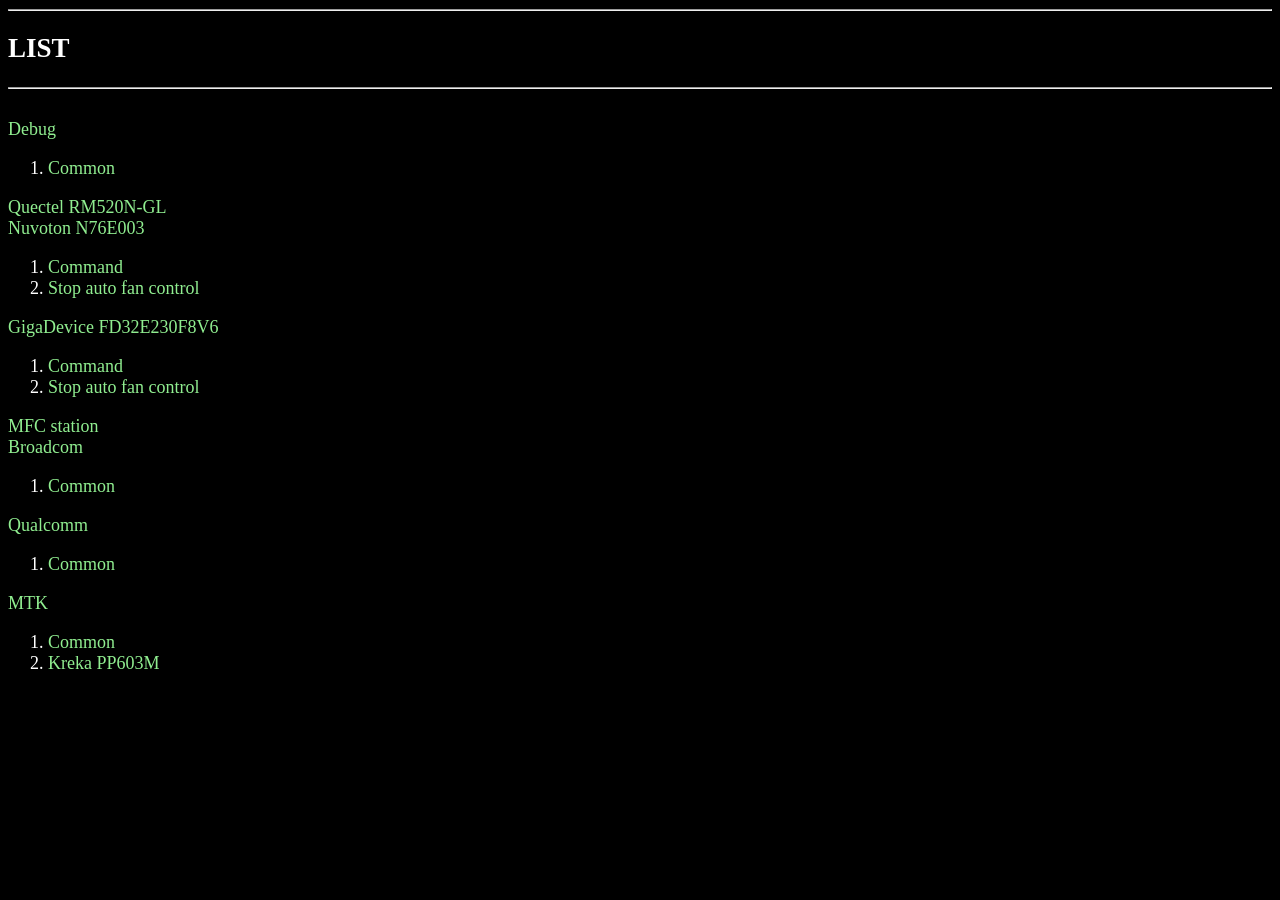
<file: emulp/list.html>
<!DOCTYPE HTML>
<html>
<title>list</title>
<head>
    <meta http-equiv="Content-Type" content="text/html" charset="utf-8">
</head>
<style type="text/css">
    a:link{
        text-decoration:none;
        color:lightgreen;
    }
    a:visited {
        text-decoration:none;
        color:lightgreen;
    }
    a:hover {
        text-decoration:underline;
        background-color:white;
        color:black;
    }
    a:active {
        text-decoration:none;
        background-color:black;
        color:white;
    }
</style>
<body bgcolor="#000000" text="#FFFFFF"><font size="+1">
    <hr><h2>LIST</h2><hr>
    <br>
    <a href="cheat.html#debug" target="cheat">Debug</a><br>
    <ol>
        <li><a href="cheat.html#debug_common" target="cheat">Common</a></li>
    </ol>
    <a href="cheat.html#rm520ngl" target="cheat">Quectel RM520N-GL</a><br>
    <a href="cheat.html#n76e003" target="cheat">Nuvoton N76E003</a>
    <ol>
        <li><a href="cheat.html#n76e003_command" target="cheat">Command</a></li>
        <li><a href="cheat.html#n76e003_stop_fan_control" target="cheat">Stop auto fan control</a></li>
    </ol>
    <a href="cheat.html#gd32e230f8v6" target="cheat">GigaDevice FD32E230F8V6</a>
    <ol>
        <li><a href="cheat.html#gd32e230f8v6_command" target="cheat">Command</a></li>
        <li><a href="cheat.html#gd32e230f8v6_stop_fan_control" target="cheat">Stop auto fan control</a></li>
    </ol>
    <a href="cheat.html#mfc" target="cheat">MFC station</a><br>
    <a href="cheat.html#bcm" target="cheat">Broadcom</a><br>
    <ol>
        <li><a href="cheat.html#bcm_common" target="cheat">Common</a></li>
    </ol>
    <a href="cheat.html#qca" target="cheat">Qualcomm</a><br>
    <ol>
        <li><a href="cheat.html#qca_common" target="cheat">Common</a></li>
    </ol>
    <a href="cheat.html#mtk" target="cheat">MTK</a><br>
    <ol>
        <li><a href="cheat.html#mtk_common" target="cheat">Common</a></li>
        <li><a href="cheat.html#mtk_kreka" target="cheat">Kreka PP603M</a></li>
    </ol>
</font></body>
</html>
</file>
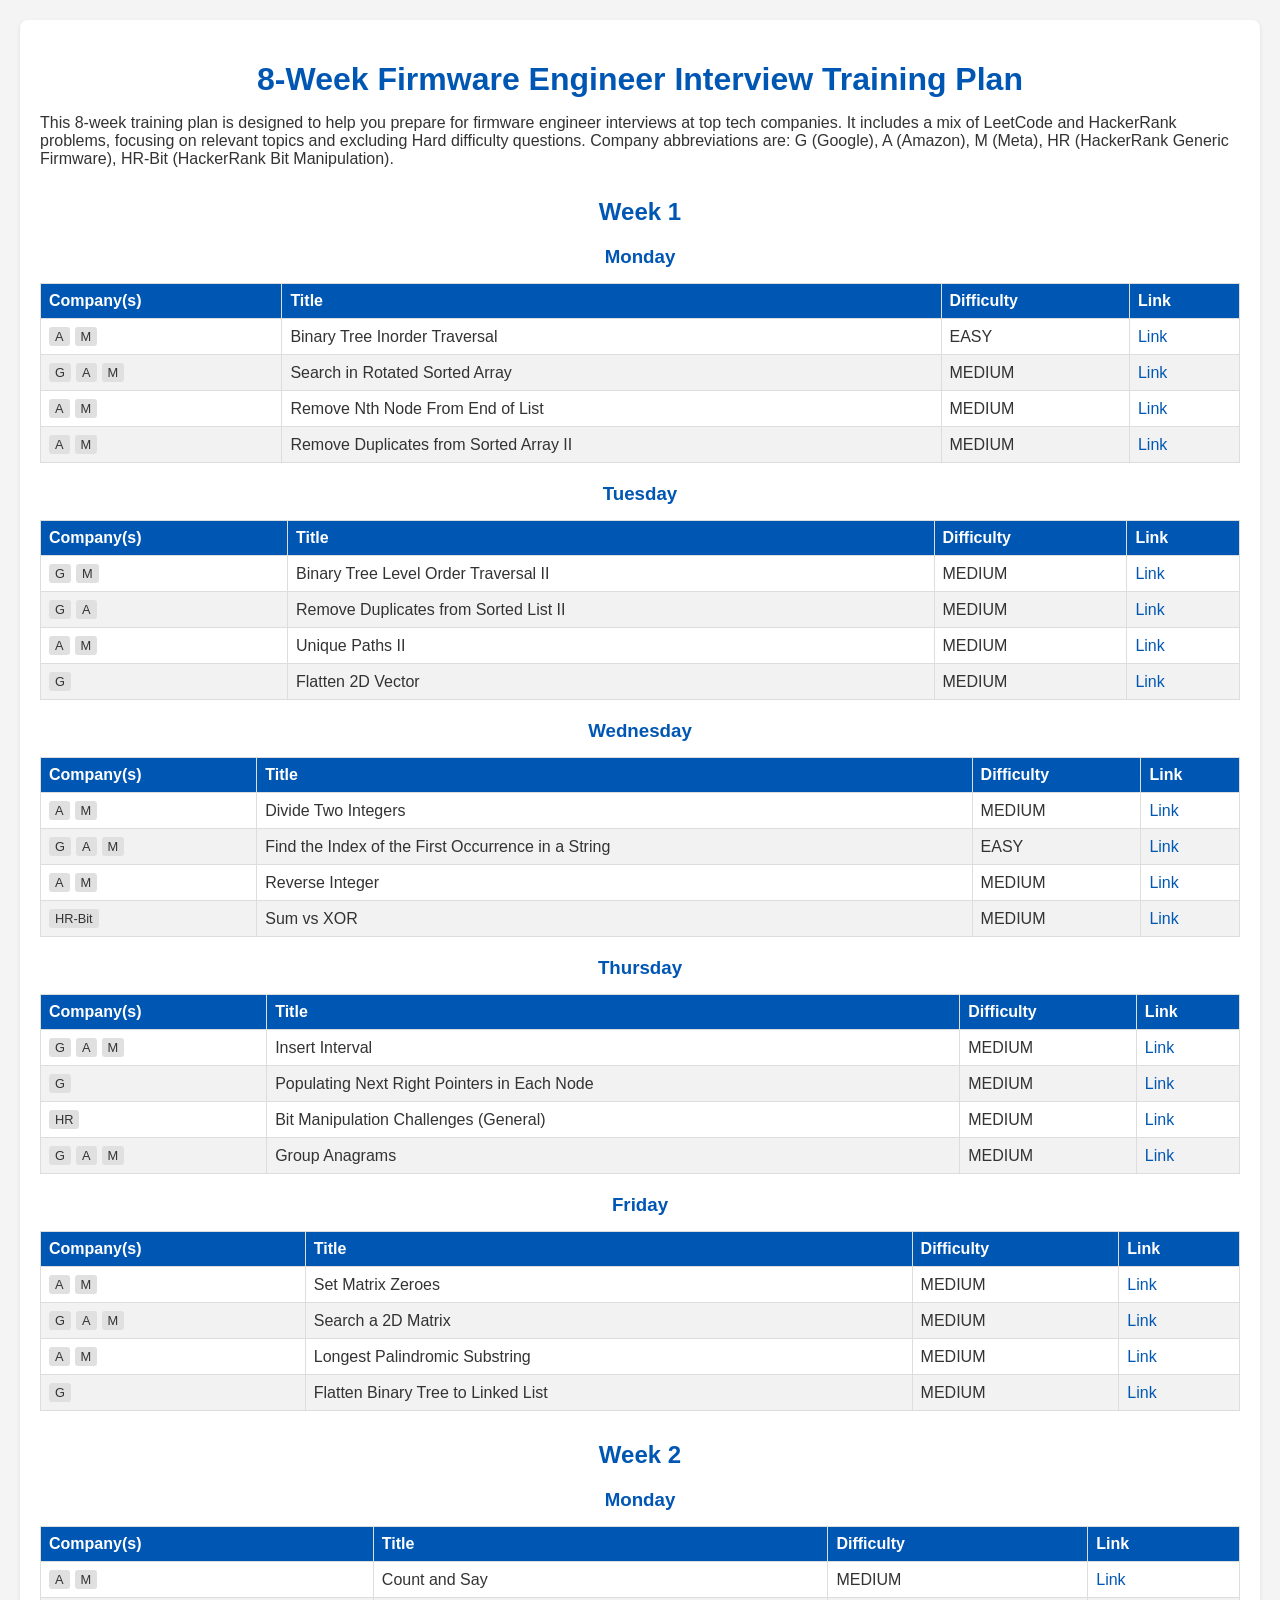
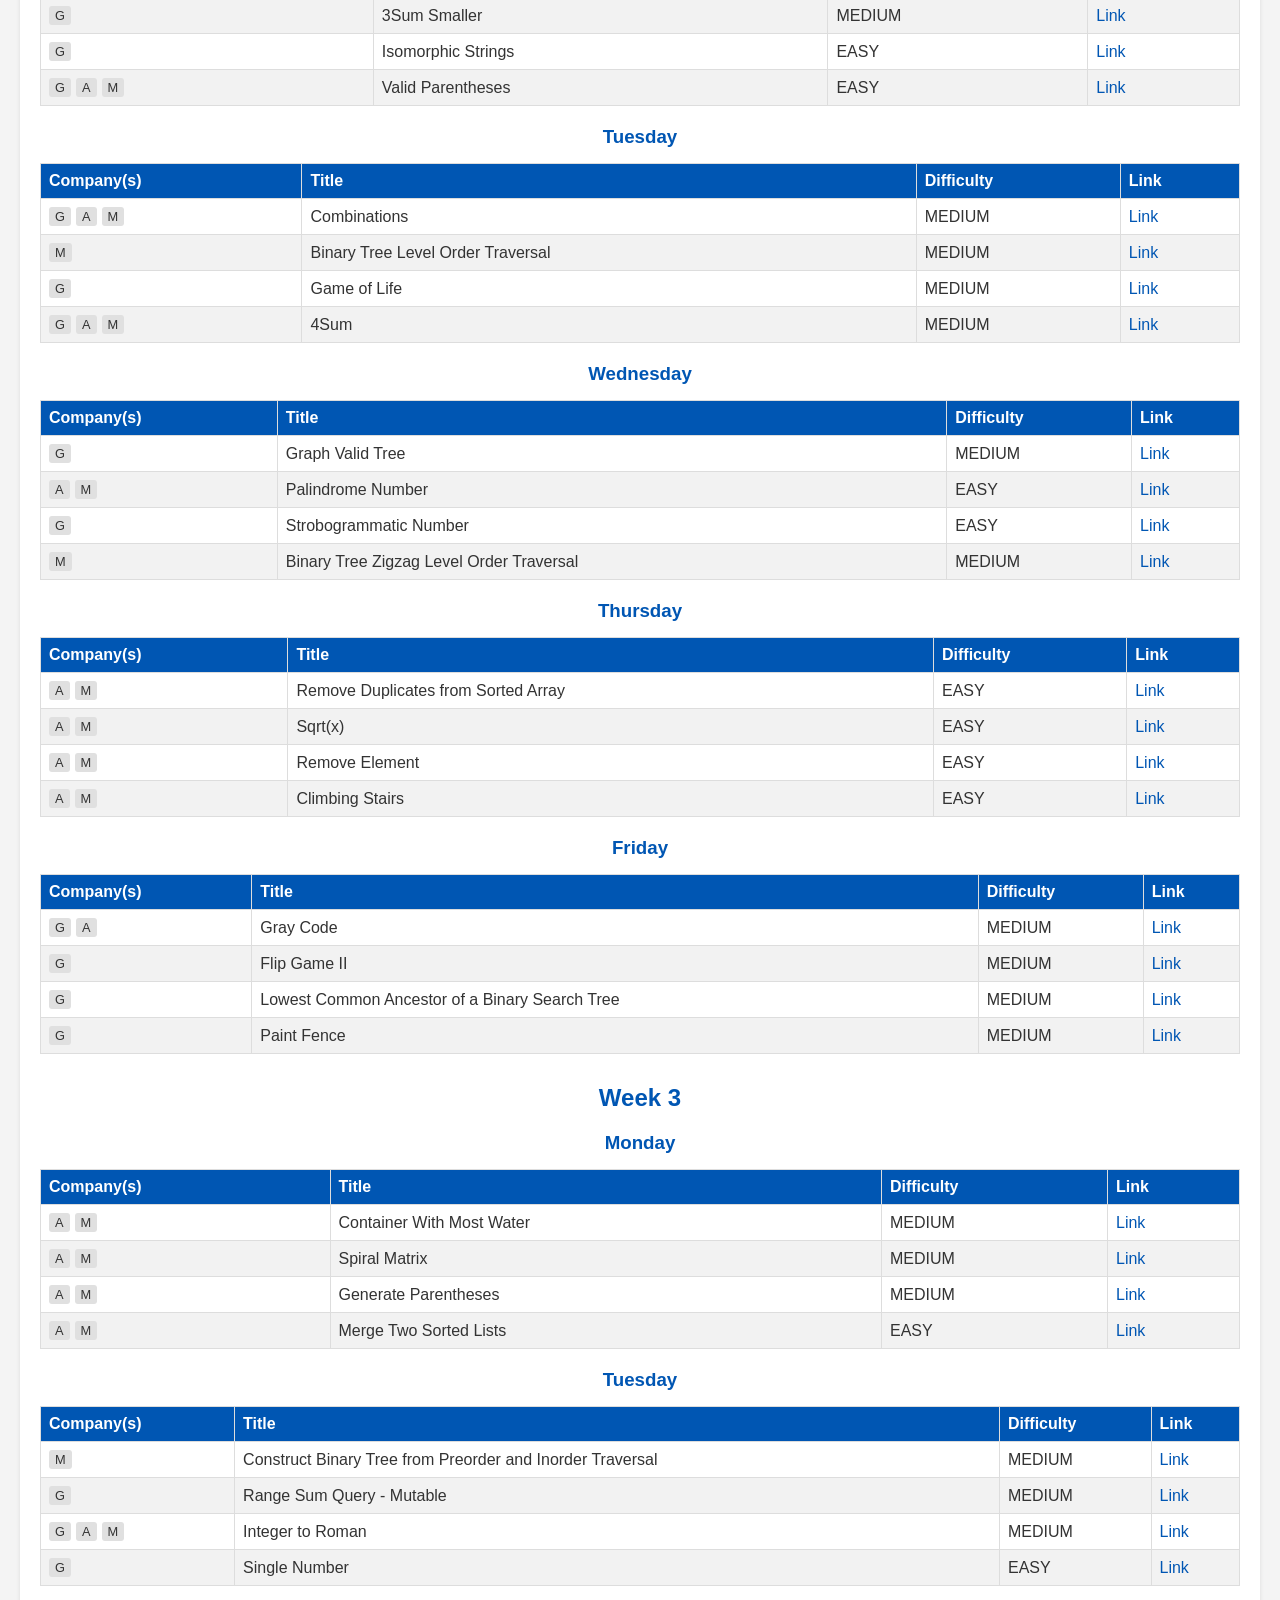
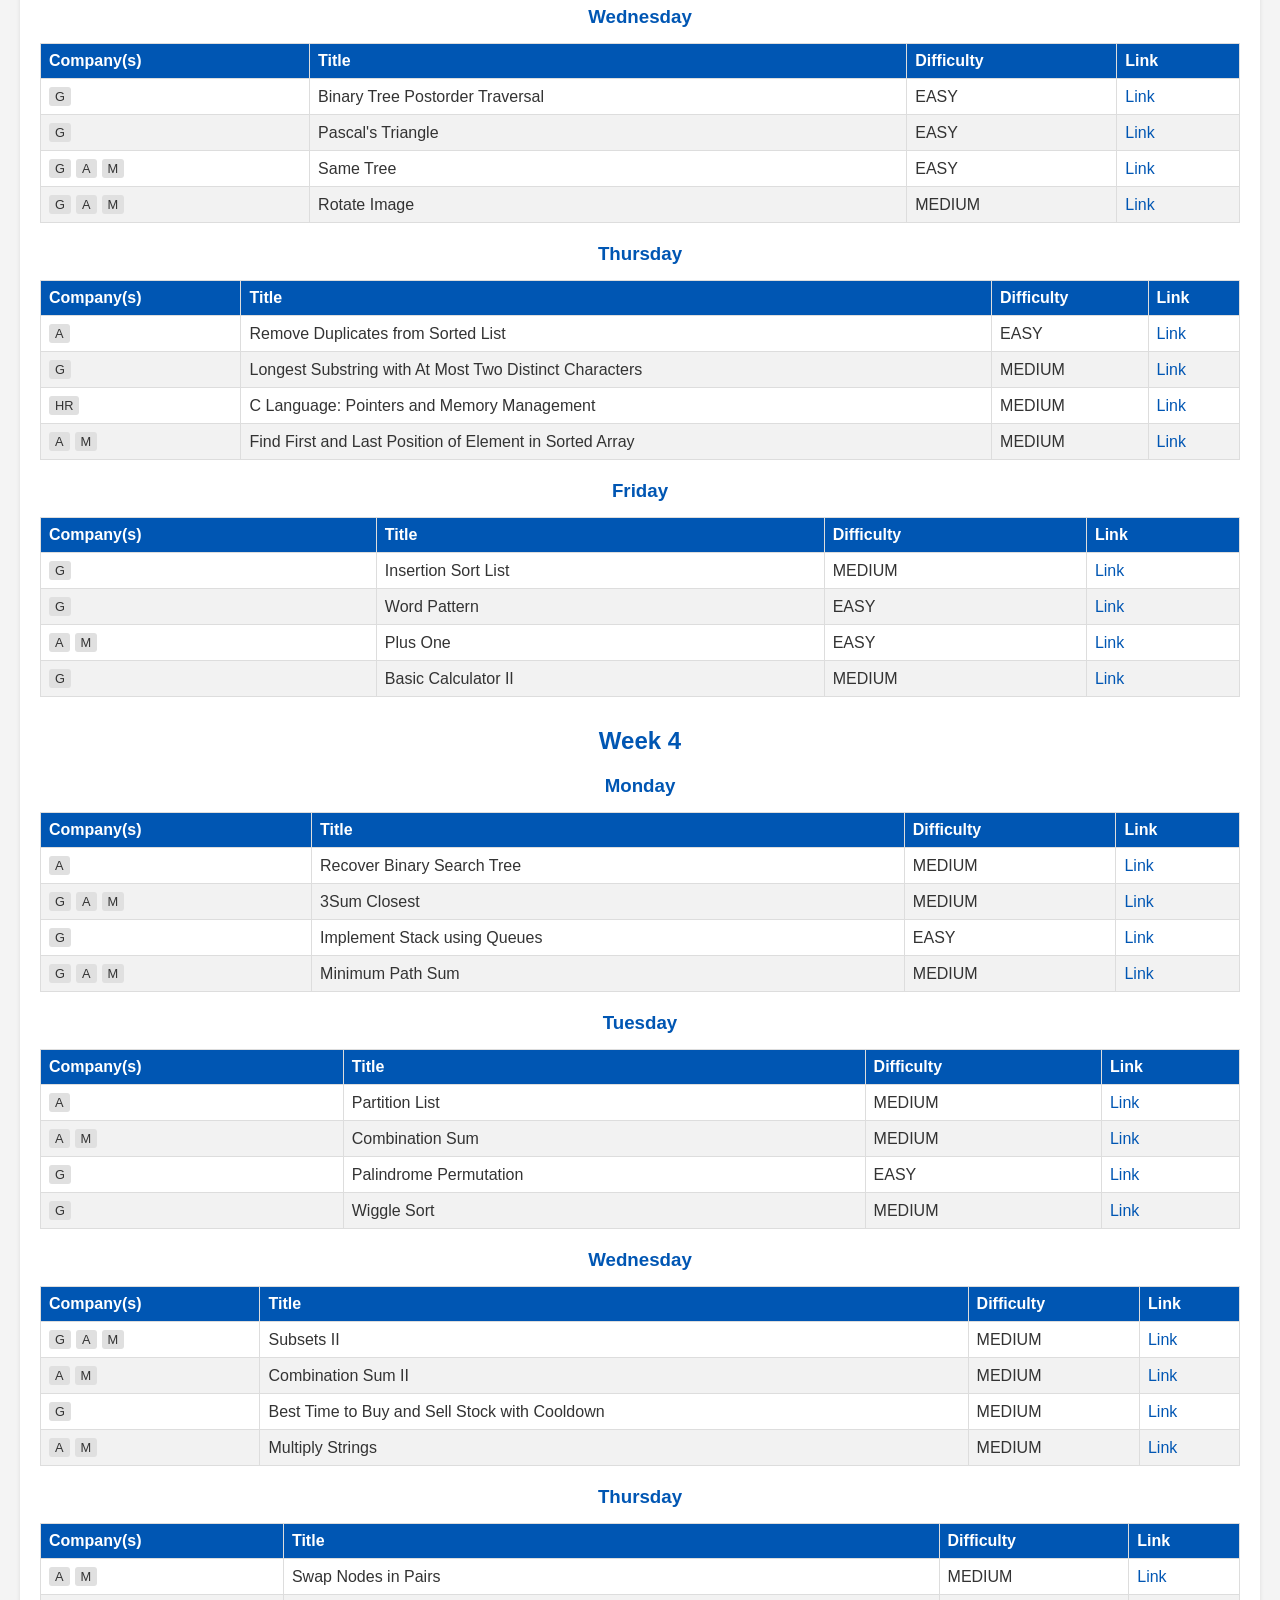
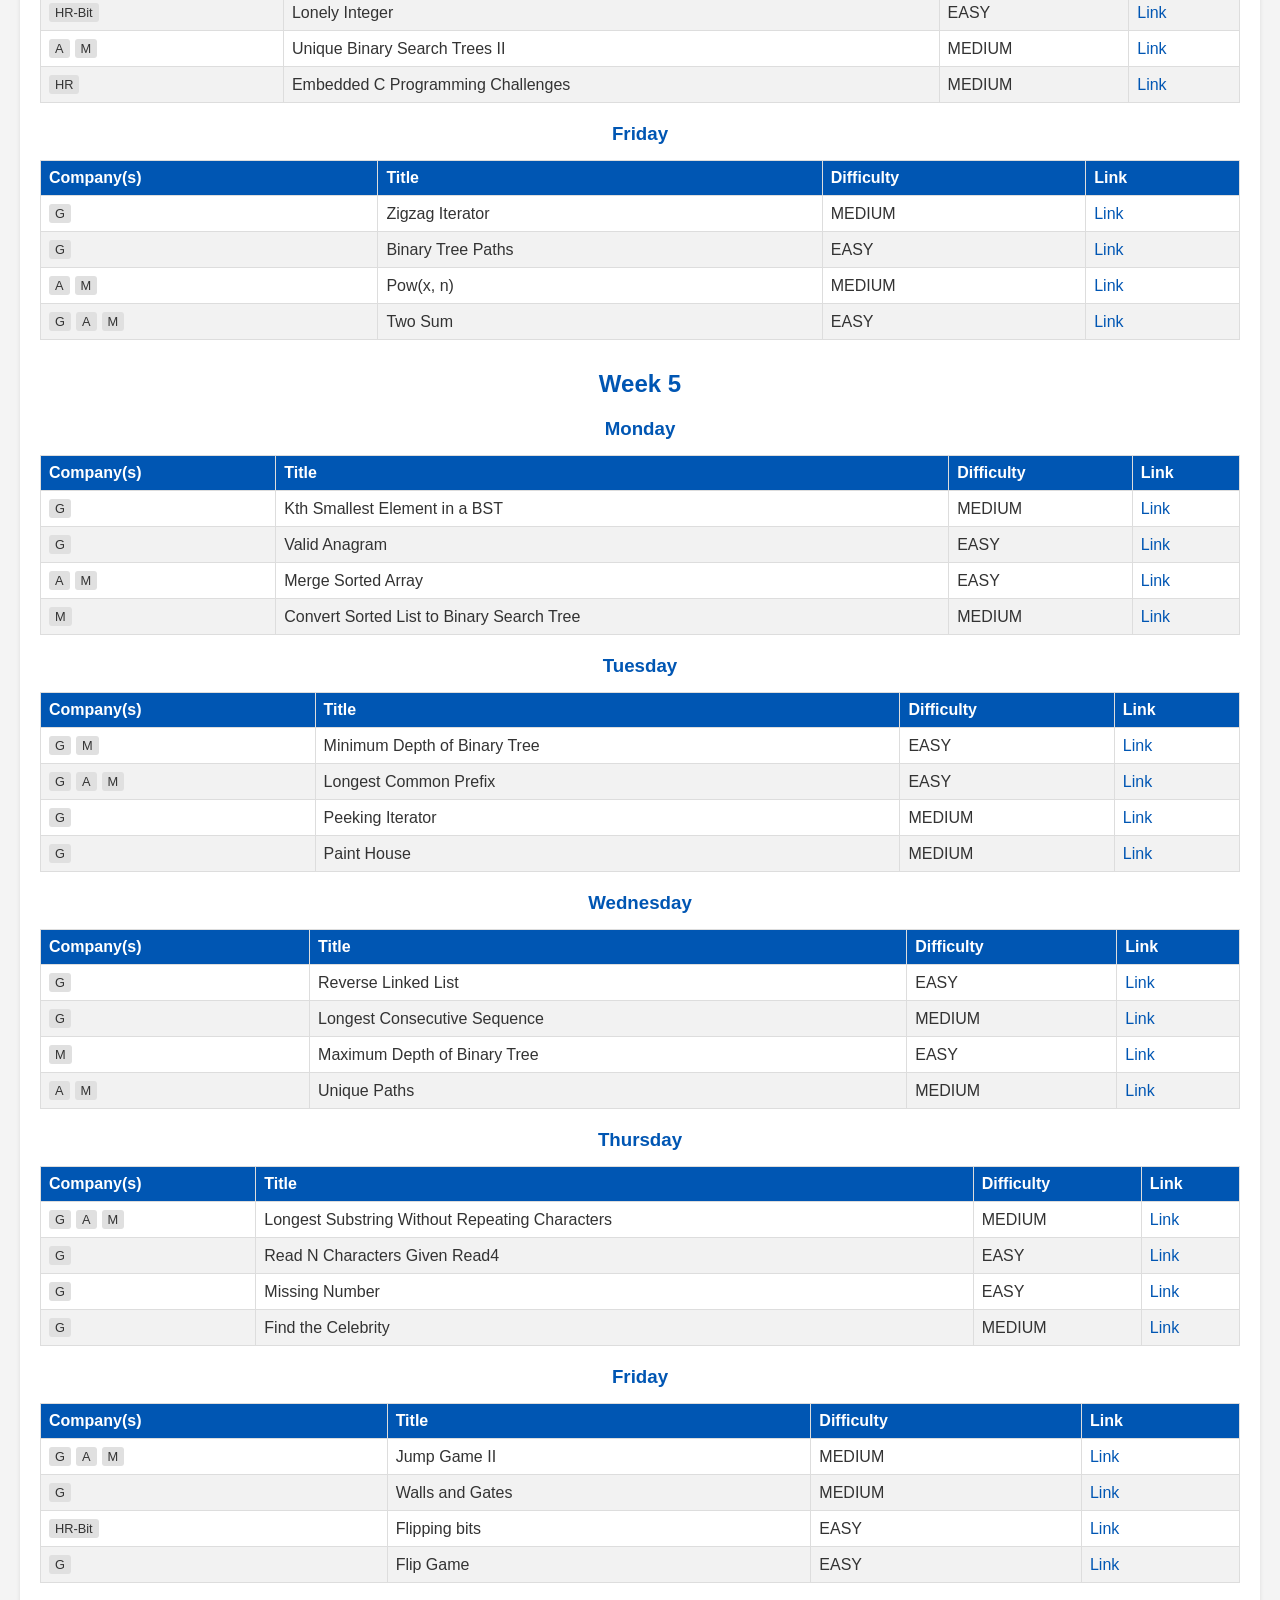
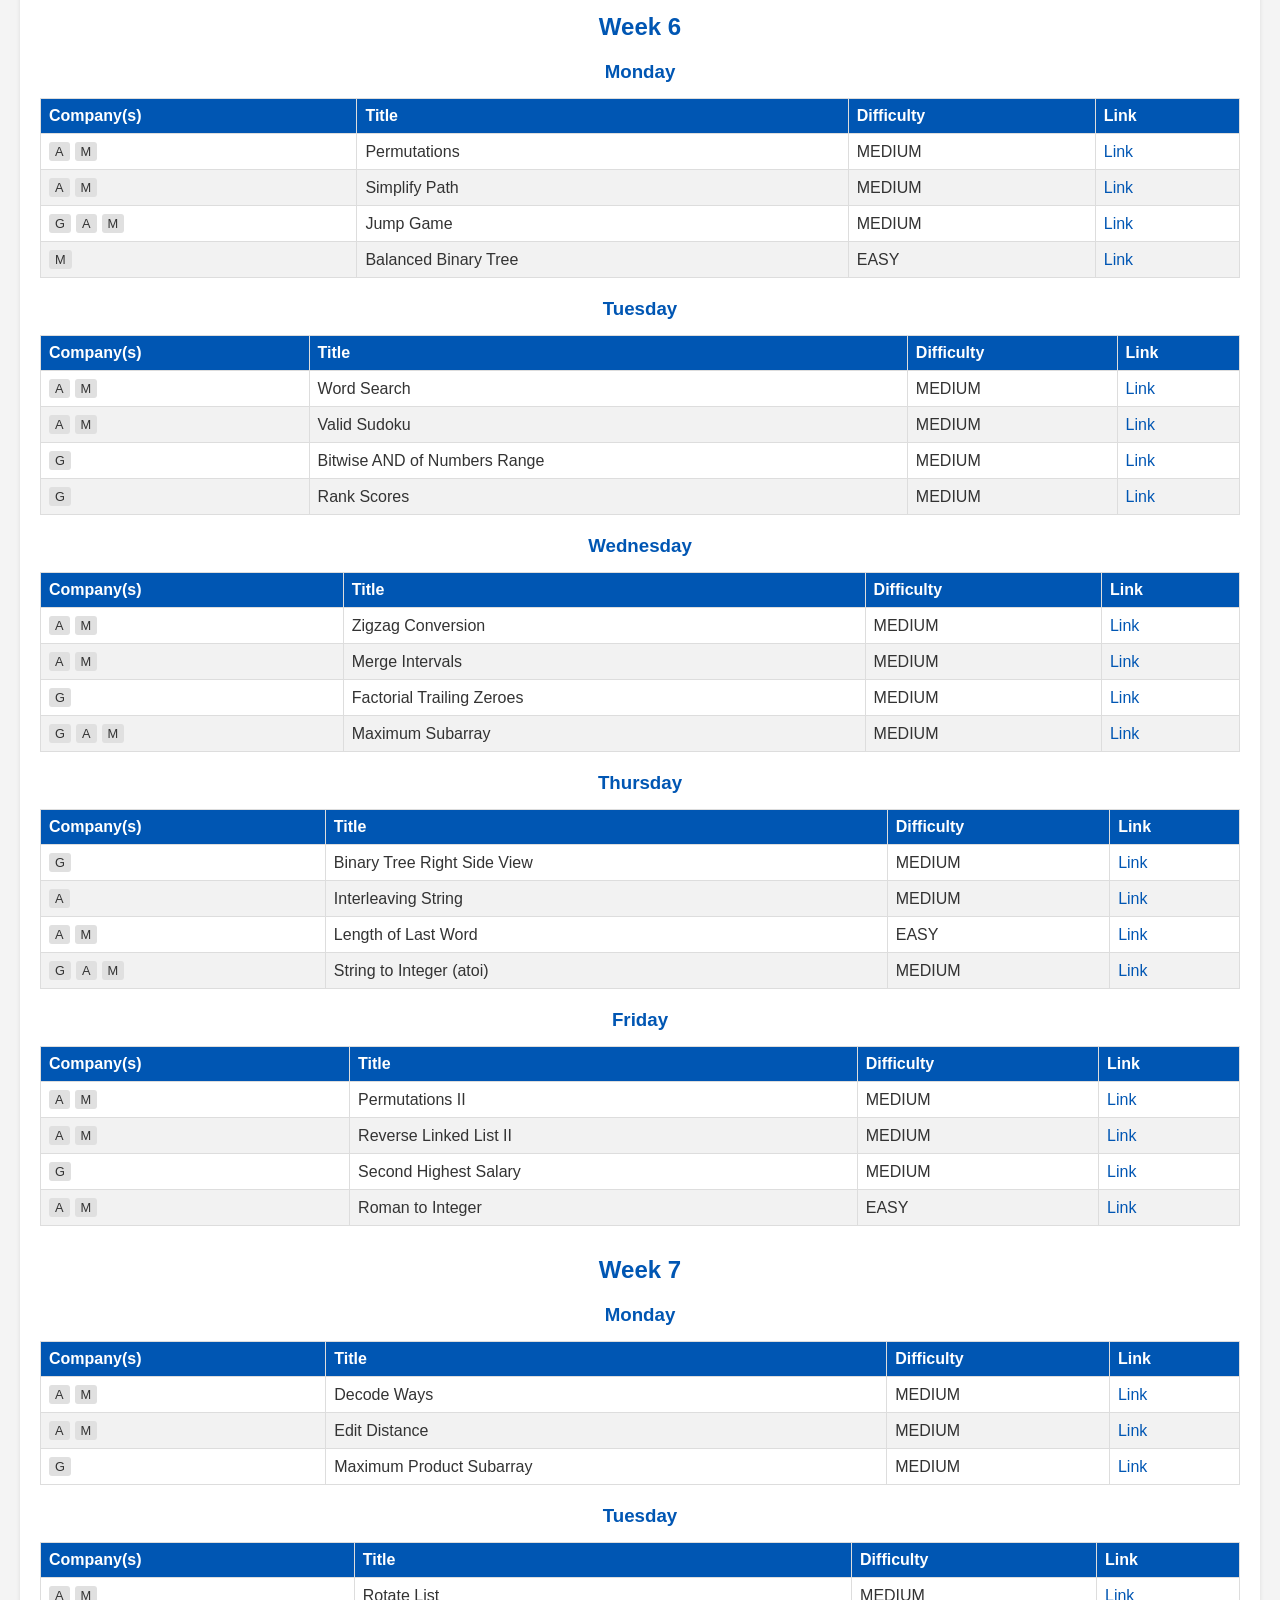
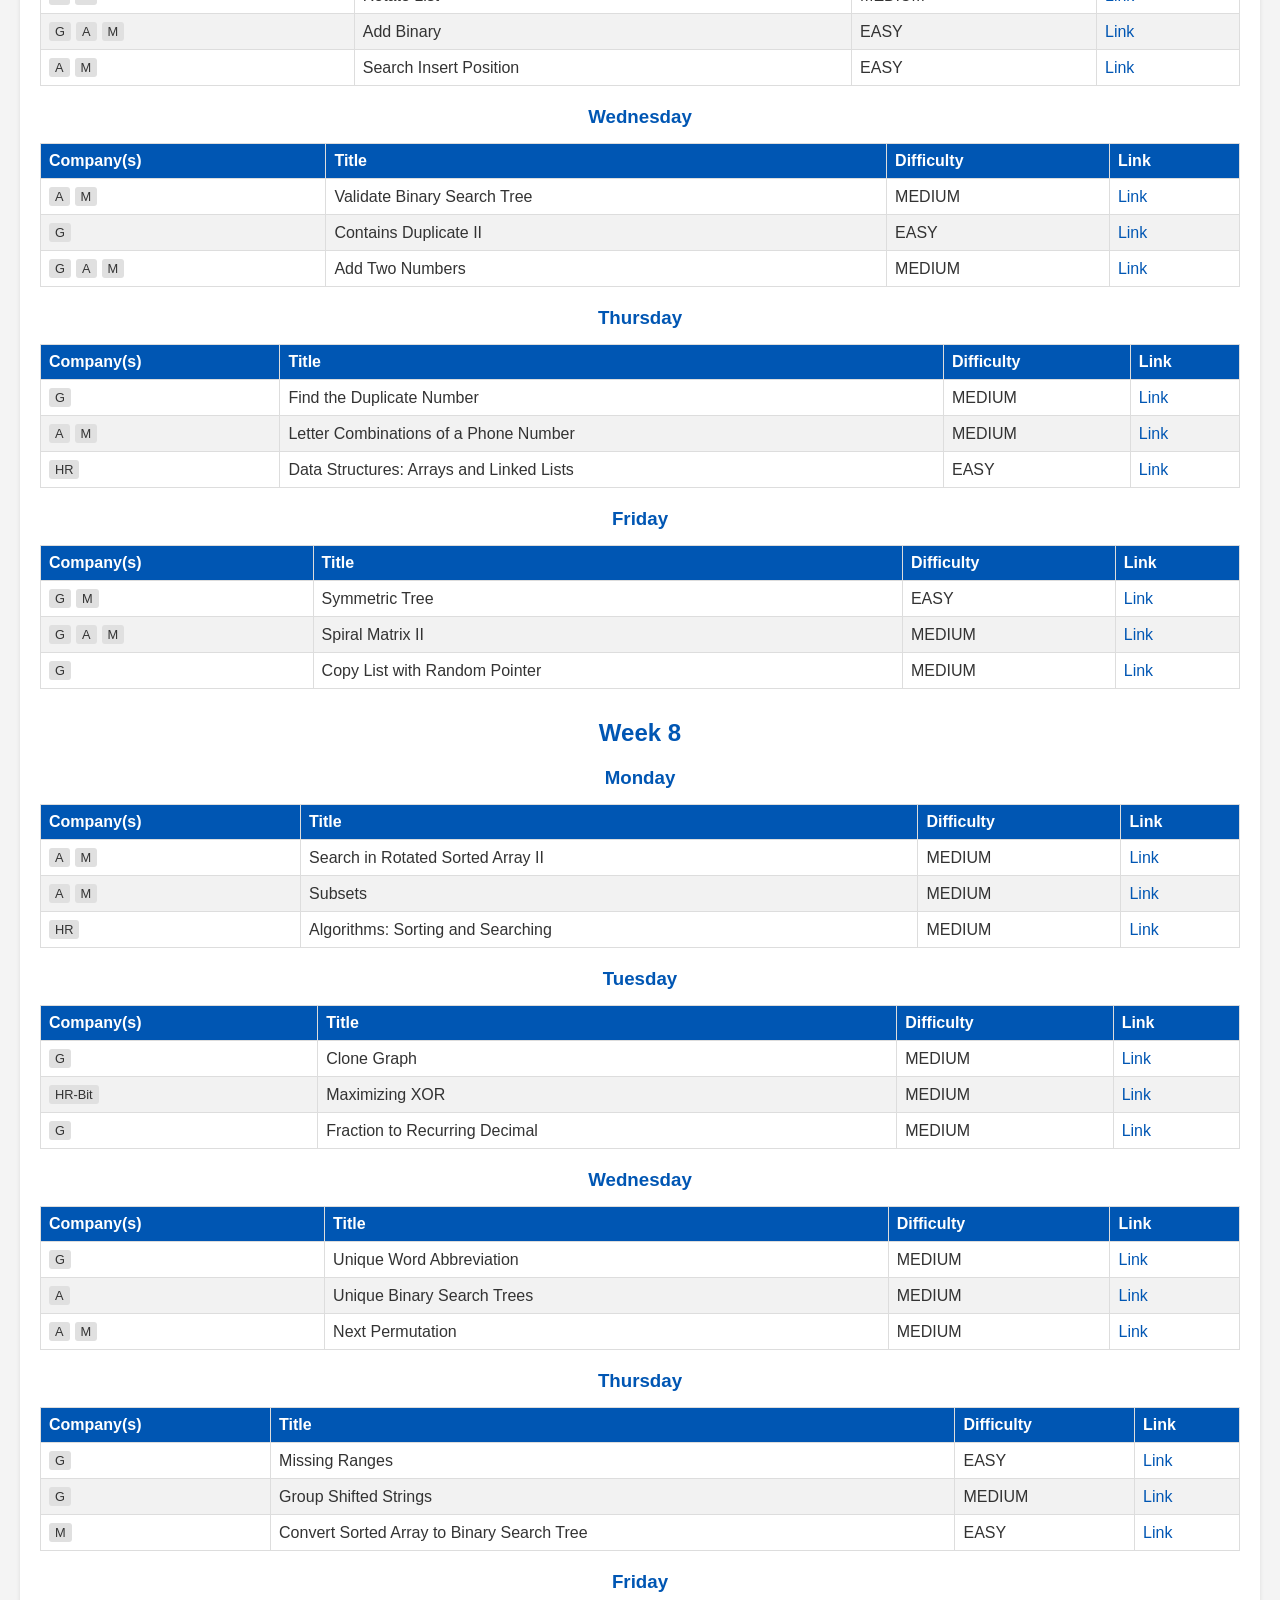
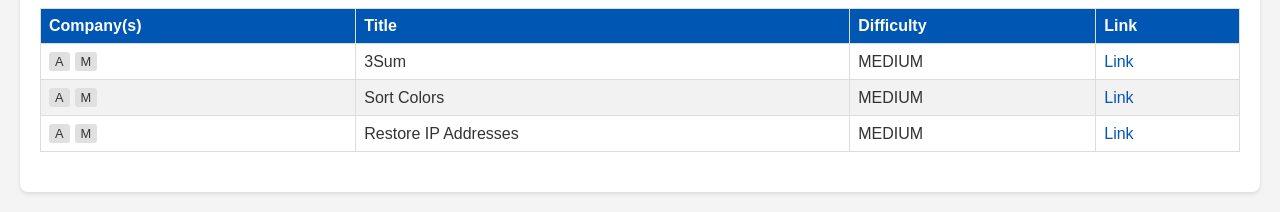
<file: leetcode/leetcode_hackerrank_plan.html>
<!DOCTYPE html>
<html lang="en">
<head>
    <meta charset="UTF-8">
    <meta name="viewport" content="width=device-width, initial-scale=1.0">
    <title>8-Week Firmware Engineer Interview Training Plan</title>
    <style>
        body {
            font-family: Arial, sans-serif;
            margin: 20px;
            background-color: #f4f4f4;
            color: #333;
        }
        .container {
            max-width: 1200px;
            margin: auto;
            background: #fff;
            padding: 20px;
            border-radius: 8px;
            box-shadow: 0 2px 4px rgba(0, 0, 0, 0.1);
        }
        h1, h2, h3 {
            color: #0056b3;
            text-align: center;
            margin-bottom: 15px;
        }
        h2 { margin-top: 30px; }
        h3 { margin-top: 20px; }
        table {
            width: 100%;
            border-collapse: collapse;
            margin-top: 10px;
            margin-bottom: 20px;
        }
        th, td {
            border: 1px solid #ddd;
            padding: 8px;
            text-align: left;
        }
        th {
            background-color: #0056b3;
            color: white;
        }
        tr:nth-child(even) {
            background-color: #f2f2f2;
        }
        a {
            color: #0056b3;
            text-decoration: none;
        }
        a:hover {
            text-decoration: underline;
        }
        .company-tag {
            display: inline-block;
            background-color: #e0e0e0;
            padding: 2px 6px;
            border-radius: 3px;
            font-size: 0.8em;
            margin-right: 5px;
        }
    </style>
</head>
<body>
    <div class="container">
        <h1>8-Week Firmware Engineer Interview Training Plan</h1>
        <p>This 8-week training plan is designed to help you prepare for firmware engineer interviews at top tech companies. It includes a mix of LeetCode and HackerRank problems, focusing on relevant topics and excluding Hard difficulty questions. Company abbreviations are: G (Google), A (Amazon), M (Meta), HR (HackerRank Generic Firmware), HR-Bit (HackerRank Bit Manipulation).</p>
<h2>Week 1</h2>
<h3>Monday</h3>
<table><thead><tr><th>Company(s)</th><th>Title</th><th>Difficulty</th><th>Link</th></tr></thead><tbody>

                    <tr>
                        <td><span class="company-tag">A</span><span class="company-tag">M</span></td>
                        <td>Binary Tree Inorder Traversal</td>
                        <td>EASY</td>
                        <td><a href="https://leetcode.com/problems/binary-tree-inorder-traversal" target="_blank">Link</a></td>
                    </tr>

                    <tr>
                        <td><span class="company-tag">G</span><span class="company-tag">A</span><span class="company-tag">M</span></td>
                        <td>Search in Rotated Sorted Array</td>
                        <td>MEDIUM</td>
                        <td><a href="https://leetcode.com/problems/search-in-rotated-sorted-array" target="_blank">Link</a></td>
                    </tr>

                    <tr>
                        <td><span class="company-tag">A</span><span class="company-tag">M</span></td>
                        <td>Remove Nth Node From End of List</td>
                        <td>MEDIUM</td>
                        <td><a href="https://leetcode.com/problems/remove-nth-node-from-end-of-list" target="_blank">Link</a></td>
                    </tr>

                    <tr>
                        <td><span class="company-tag">A</span><span class="company-tag">M</span></td>
                        <td>Remove Duplicates from Sorted Array II</td>
                        <td>MEDIUM</td>
                        <td><a href="https://leetcode.com/problems/remove-duplicates-from-sorted-array-ii" target="_blank">Link</a></td>
                    </tr>
</tbody></table>
<h3>Tuesday</h3>
<table><thead><tr><th>Company(s)</th><th>Title</th><th>Difficulty</th><th>Link</th></tr></thead><tbody>

                    <tr>
                        <td><span class="company-tag">G</span><span class="company-tag">M</span></td>
                        <td>Binary Tree Level Order Traversal II</td>
                        <td>MEDIUM</td>
                        <td><a href="https://leetcode.com/problems/binary-tree-level-order-traversal-ii" target="_blank">Link</a></td>
                    </tr>

                    <tr>
                        <td><span class="company-tag">G</span><span class="company-tag">A</span></td>
                        <td>Remove Duplicates from Sorted List II</td>
                        <td>MEDIUM</td>
                        <td><a href="https://leetcode.com/problems/remove-duplicates-from-sorted-list-ii" target="_blank">Link</a></td>
                    </tr>

                    <tr>
                        <td><span class="company-tag">A</span><span class="company-tag">M</span></td>
                        <td>Unique Paths II</td>
                        <td>MEDIUM</td>
                        <td><a href="https://leetcode.com/problems/unique-paths-ii" target="_blank">Link</a></td>
                    </tr>

                    <tr>
                        <td><span class="company-tag">G</span></td>
                        <td>Flatten 2D Vector</td>
                        <td>MEDIUM</td>
                        <td><a href="https://leetcode.com/problems/flatten-2d-vector" target="_blank">Link</a></td>
                    </tr>
</tbody></table>
<h3>Wednesday</h3>
<table><thead><tr><th>Company(s)</th><th>Title</th><th>Difficulty</th><th>Link</th></tr></thead><tbody>

                    <tr>
                        <td><span class="company-tag">A</span><span class="company-tag">M</span></td>
                        <td>Divide Two Integers</td>
                        <td>MEDIUM</td>
                        <td><a href="https://leetcode.com/problems/divide-two-integers" target="_blank">Link</a></td>
                    </tr>

                    <tr>
                        <td><span class="company-tag">G</span><span class="company-tag">A</span><span class="company-tag">M</span></td>
                        <td>Find the Index of the First Occurrence in a String</td>
                        <td>EASY</td>
                        <td><a href="https://leetcode.com/problems/find-the-index-of-the-first-occurrence-in-a-string" target="_blank">Link</a></td>
                    </tr>

                    <tr>
                        <td><span class="company-tag">A</span><span class="company-tag">M</span></td>
                        <td>Reverse Integer</td>
                        <td>MEDIUM</td>
                        <td><a href="https://leetcode.com/problems/reverse-integer" target="_blank">Link</a></td>
                    </tr>

                    <tr>
                        <td><span class="company-tag">HR-Bit</span></td>
                        <td>Sum vs XOR</td>
                        <td>MEDIUM</td>
                        <td><a href="https://www.hackerrank.com/challenges/sum-vs-xor/problem" target="_blank">Link</a></td>
                    </tr>
</tbody></table>
<h3>Thursday</h3>
<table><thead><tr><th>Company(s)</th><th>Title</th><th>Difficulty</th><th>Link</th></tr></thead><tbody>

                    <tr>
                        <td><span class="company-tag">G</span><span class="company-tag">A</span><span class="company-tag">M</span></td>
                        <td>Insert Interval</td>
                        <td>MEDIUM</td>
                        <td><a href="https://leetcode.com/problems/insert-interval" target="_blank">Link</a></td>
                    </tr>

                    <tr>
                        <td><span class="company-tag">G</span></td>
                        <td>Populating Next Right Pointers in Each Node</td>
                        <td>MEDIUM</td>
                        <td><a href="https://leetcode.com/problems/populating-next-right-pointers-in-each-node" target="_blank">Link</a></td>
                    </tr>

                    <tr>
                        <td><span class="company-tag">HR</span></td>
                        <td>Bit Manipulation Challenges (General)</td>
                        <td>MEDIUM</td>
                        <td><a href="https://www.hackerrank.com/domains/data-structures" target="_blank">Link</a></td>
                    </tr>

                    <tr>
                        <td><span class="company-tag">G</span><span class="company-tag">A</span><span class="company-tag">M</span></td>
                        <td>Group Anagrams</td>
                        <td>MEDIUM</td>
                        <td><a href="https://leetcode.com/problems/group-anagrams" target="_blank">Link</a></td>
                    </tr>
</tbody></table>
<h3>Friday</h3>
<table><thead><tr><th>Company(s)</th><th>Title</th><th>Difficulty</th><th>Link</th></tr></thead><tbody>

                    <tr>
                        <td><span class="company-tag">A</span><span class="company-tag">M</span></td>
                        <td>Set Matrix Zeroes</td>
                        <td>MEDIUM</td>
                        <td><a href="https://leetcode.com/problems/set-matrix-zeroes" target="_blank">Link</a></td>
                    </tr>

                    <tr>
                        <td><span class="company-tag">G</span><span class="company-tag">A</span><span class="company-tag">M</span></td>
                        <td>Search a 2D Matrix</td>
                        <td>MEDIUM</td>
                        <td><a href="https://leetcode.com/problems/search-a-2d-matrix" target="_blank">Link</a></td>
                    </tr>

                    <tr>
                        <td><span class="company-tag">A</span><span class="company-tag">M</span></td>
                        <td>Longest Palindromic Substring</td>
                        <td>MEDIUM</td>
                        <td><a href="https://leetcode.com/problems/longest-palindromic-substring" target="_blank">Link</a></td>
                    </tr>

                    <tr>
                        <td><span class="company-tag">G</span></td>
                        <td>Flatten Binary Tree to Linked List</td>
                        <td>MEDIUM</td>
                        <td><a href="https://leetcode.com/problems/flatten-binary-tree-to-linked-list" target="_blank">Link</a></td>
                    </tr>
</tbody></table>
<h2>Week 2</h2>
<h3>Monday</h3>
<table><thead><tr><th>Company(s)</th><th>Title</th><th>Difficulty</th><th>Link</th></tr></thead><tbody>

                    <tr>
                        <td><span class="company-tag">A</span><span class="company-tag">M</span></td>
                        <td>Count and Say</td>
                        <td>MEDIUM</td>
                        <td><a href="https://leetcode.com/problems/count-and-say" target="_blank">Link</a></td>
                    </tr>

                    <tr>
                        <td><span class="company-tag">G</span></td>
                        <td>3Sum Smaller</td>
                        <td>MEDIUM</td>
                        <td><a href="https://leetcode.com/problems/3sum-smaller" target="_blank">Link</a></td>
                    </tr>

                    <tr>
                        <td><span class="company-tag">G</span></td>
                        <td>Isomorphic Strings</td>
                        <td>EASY</td>
                        <td><a href="https://leetcode.com/problems/isomorphic-strings" target="_blank">Link</a></td>
                    </tr>

                    <tr>
                        <td><span class="company-tag">G</span><span class="company-tag">A</span><span class="company-tag">M</span></td>
                        <td>Valid Parentheses</td>
                        <td>EASY</td>
                        <td><a href="https://leetcode.com/problems/valid-parentheses" target="_blank">Link</a></td>
                    </tr>
</tbody></table>
<h3>Tuesday</h3>
<table><thead><tr><th>Company(s)</th><th>Title</th><th>Difficulty</th><th>Link</th></tr></thead><tbody>

                    <tr>
                        <td><span class="company-tag">G</span><span class="company-tag">A</span><span class="company-tag">M</span></td>
                        <td>Combinations</td>
                        <td>MEDIUM</td>
                        <td><a href="https://leetcode.com/problems/combinations" target="_blank">Link</a></td>
                    </tr>

                    <tr>
                        <td><span class="company-tag">M</span></td>
                        <td>Binary Tree Level Order Traversal</td>
                        <td>MEDIUM</td>
                        <td><a href="https://leetcode.com/problems/binary-tree-level-order-traversal" target="_blank">Link</a></td>
                    </tr>

                    <tr>
                        <td><span class="company-tag">G</span></td>
                        <td>Game of Life</td>
                        <td>MEDIUM</td>
                        <td><a href="https://leetcode.com/problems/game-of-life" target="_blank">Link</a></td>
                    </tr>

                    <tr>
                        <td><span class="company-tag">G</span><span class="company-tag">A</span><span class="company-tag">M</span></td>
                        <td>4Sum</td>
                        <td>MEDIUM</td>
                        <td><a href="https://leetcode.com/problems/4sum" target="_blank">Link</a></td>
                    </tr>
</tbody></table>
<h3>Wednesday</h3>
<table><thead><tr><th>Company(s)</th><th>Title</th><th>Difficulty</th><th>Link</th></tr></thead><tbody>

                    <tr>
                        <td><span class="company-tag">G</span></td>
                        <td>Graph Valid Tree</td>
                        <td>MEDIUM</td>
                        <td><a href="https://leetcode.com/problems/graph-valid-tree" target="_blank">Link</a></td>
                    </tr>

                    <tr>
                        <td><span class="company-tag">A</span><span class="company-tag">M</span></td>
                        <td>Palindrome Number</td>
                        <td>EASY</td>
                        <td><a href="https://leetcode.com/problems/palindrome-number" target="_blank">Link</a></td>
                    </tr>

                    <tr>
                        <td><span class="company-tag">G</span></td>
                        <td>Strobogrammatic Number</td>
                        <td>EASY</td>
                        <td><a href="https://leetcode.com/problems/strobogrammatic-number" target="_blank">Link</a></td>
                    </tr>

                    <tr>
                        <td><span class="company-tag">M</span></td>
                        <td>Binary Tree Zigzag Level Order Traversal</td>
                        <td>MEDIUM</td>
                        <td><a href="https://leetcode.com/problems/binary-tree-zigzag-level-order-traversal" target="_blank">Link</a></td>
                    </tr>
</tbody></table>
<h3>Thursday</h3>
<table><thead><tr><th>Company(s)</th><th>Title</th><th>Difficulty</th><th>Link</th></tr></thead><tbody>

                    <tr>
                        <td><span class="company-tag">A</span><span class="company-tag">M</span></td>
                        <td>Remove Duplicates from Sorted Array</td>
                        <td>EASY</td>
                        <td><a href="https://leetcode.com/problems/remove-duplicates-from-sorted-array" target="_blank">Link</a></td>
                    </tr>

                    <tr>
                        <td><span class="company-tag">A</span><span class="company-tag">M</span></td>
                        <td>Sqrt(x)</td>
                        <td>EASY</td>
                        <td><a href="https://leetcode.com/problems/sqrtx" target="_blank">Link</a></td>
                    </tr>

                    <tr>
                        <td><span class="company-tag">A</span><span class="company-tag">M</span></td>
                        <td>Remove Element</td>
                        <td>EASY</td>
                        <td><a href="https://leetcode.com/problems/remove-element" target="_blank">Link</a></td>
                    </tr>

                    <tr>
                        <td><span class="company-tag">A</span><span class="company-tag">M</span></td>
                        <td>Climbing Stairs</td>
                        <td>EASY</td>
                        <td><a href="https://leetcode.com/problems/climbing-stairs" target="_blank">Link</a></td>
                    </tr>
</tbody></table>
<h3>Friday</h3>
<table><thead><tr><th>Company(s)</th><th>Title</th><th>Difficulty</th><th>Link</th></tr></thead><tbody>

                    <tr>
                        <td><span class="company-tag">G</span><span class="company-tag">A</span></td>
                        <td>Gray Code</td>
                        <td>MEDIUM</td>
                        <td><a href="https://leetcode.com/problems/gray-code" target="_blank">Link</a></td>
                    </tr>

                    <tr>
                        <td><span class="company-tag">G</span></td>
                        <td>Flip Game II</td>
                        <td>MEDIUM</td>
                        <td><a href="https://leetcode.com/problems/flip-game-ii" target="_blank">Link</a></td>
                    </tr>

                    <tr>
                        <td><span class="company-tag">G</span></td>
                        <td>Lowest Common Ancestor of a Binary Search Tree</td>
                        <td>MEDIUM</td>
                        <td><a href="https://leetcode.com/problems/lowest-common-ancestor-of-a-binary-search-tree" target="_blank">Link</a></td>
                    </tr>

                    <tr>
                        <td><span class="company-tag">G</span></td>
                        <td>Paint Fence</td>
                        <td>MEDIUM</td>
                        <td><a href="https://leetcode.com/problems/paint-fence" target="_blank">Link</a></td>
                    </tr>
</tbody></table>
<h2>Week 3</h2>
<h3>Monday</h3>
<table><thead><tr><th>Company(s)</th><th>Title</th><th>Difficulty</th><th>Link</th></tr></thead><tbody>

                    <tr>
                        <td><span class="company-tag">A</span><span class="company-tag">M</span></td>
                        <td>Container With Most Water</td>
                        <td>MEDIUM</td>
                        <td><a href="https://leetcode.com/problems/container-with-most-water" target="_blank">Link</a></td>
                    </tr>

                    <tr>
                        <td><span class="company-tag">A</span><span class="company-tag">M</span></td>
                        <td>Spiral Matrix</td>
                        <td>MEDIUM</td>
                        <td><a href="https://leetcode.com/problems/spiral-matrix" target="_blank">Link</a></td>
                    </tr>

                    <tr>
                        <td><span class="company-tag">A</span><span class="company-tag">M</span></td>
                        <td>Generate Parentheses</td>
                        <td>MEDIUM</td>
                        <td><a href="https://leetcode.com/problems/generate-parentheses" target="_blank">Link</a></td>
                    </tr>

                    <tr>
                        <td><span class="company-tag">A</span><span class="company-tag">M</span></td>
                        <td>Merge Two Sorted Lists</td>
                        <td>EASY</td>
                        <td><a href="https://leetcode.com/problems/merge-two-sorted-lists" target="_blank">Link</a></td>
                    </tr>
</tbody></table>
<h3>Tuesday</h3>
<table><thead><tr><th>Company(s)</th><th>Title</th><th>Difficulty</th><th>Link</th></tr></thead><tbody>

                    <tr>
                        <td><span class="company-tag">M</span></td>
                        <td>Construct Binary Tree from Preorder and Inorder Traversal</td>
                        <td>MEDIUM</td>
                        <td><a href="https://leetcode.com/problems/construct-binary-tree-from-preorder-and-inorder-traversal" target="_blank">Link</a></td>
                    </tr>

                    <tr>
                        <td><span class="company-tag">G</span></td>
                        <td>Range Sum Query - Mutable</td>
                        <td>MEDIUM</td>
                        <td><a href="https://leetcode.com/problems/range-sum-query-mutable" target="_blank">Link</a></td>
                    </tr>

                    <tr>
                        <td><span class="company-tag">G</span><span class="company-tag">A</span><span class="company-tag">M</span></td>
                        <td>Integer to Roman</td>
                        <td>MEDIUM</td>
                        <td><a href="https://leetcode.com/problems/integer-to-roman" target="_blank">Link</a></td>
                    </tr>

                    <tr>
                        <td><span class="company-tag">G</span></td>
                        <td>Single Number</td>
                        <td>EASY</td>
                        <td><a href="https://leetcode.com/problems/single-number" target="_blank">Link</a></td>
                    </tr>
</tbody></table>
<h3>Wednesday</h3>
<table><thead><tr><th>Company(s)</th><th>Title</th><th>Difficulty</th><th>Link</th></tr></thead><tbody>

                    <tr>
                        <td><span class="company-tag">G</span></td>
                        <td>Binary Tree Postorder Traversal</td>
                        <td>EASY</td>
                        <td><a href="https://leetcode.com/problems/binary-tree-postorder-traversal" target="_blank">Link</a></td>
                    </tr>

                    <tr>
                        <td><span class="company-tag">G</span></td>
                        <td>Pascal's Triangle</td>
                        <td>EASY</td>
                        <td><a href="https://leetcode.com/problems/pascals-triangle" target="_blank">Link</a></td>
                    </tr>

                    <tr>
                        <td><span class="company-tag">G</span><span class="company-tag">A</span><span class="company-tag">M</span></td>
                        <td>Same Tree</td>
                        <td>EASY</td>
                        <td><a href="https://leetcode.com/problems/same-tree" target="_blank">Link</a></td>
                    </tr>

                    <tr>
                        <td><span class="company-tag">G</span><span class="company-tag">A</span><span class="company-tag">M</span></td>
                        <td>Rotate Image</td>
                        <td>MEDIUM</td>
                        <td><a href="https://leetcode.com/problems/rotate-image" target="_blank">Link</a></td>
                    </tr>
</tbody></table>
<h3>Thursday</h3>
<table><thead><tr><th>Company(s)</th><th>Title</th><th>Difficulty</th><th>Link</th></tr></thead><tbody>

                    <tr>
                        <td><span class="company-tag">A</span></td>
                        <td>Remove Duplicates from Sorted List</td>
                        <td>EASY</td>
                        <td><a href="https://leetcode.com/problems/remove-duplicates-from-sorted-list" target="_blank">Link</a></td>
                    </tr>

                    <tr>
                        <td><span class="company-tag">G</span></td>
                        <td>Longest Substring with At Most Two Distinct Characters</td>
                        <td>MEDIUM</td>
                        <td><a href="https://leetcode.com/problems/longest-substring-with-at-most-two-distinct-characters" target="_blank">Link</a></td>
                    </tr>

                    <tr>
                        <td><span class="company-tag">HR</span></td>
                        <td>C Language: Pointers and Memory Management</td>
                        <td>MEDIUM</td>
                        <td><a href="https://www.hackerrank.com/domains/c" target="_blank">Link</a></td>
                    </tr>

                    <tr>
                        <td><span class="company-tag">A</span><span class="company-tag">M</span></td>
                        <td>Find First and Last Position of Element in Sorted Array</td>
                        <td>MEDIUM</td>
                        <td><a href="https://leetcode.com/problems/find-first-and-last-position-of-element-in-sorted-array" target="_blank">Link</a></td>
                    </tr>
</tbody></table>
<h3>Friday</h3>
<table><thead><tr><th>Company(s)</th><th>Title</th><th>Difficulty</th><th>Link</th></tr></thead><tbody>

                    <tr>
                        <td><span class="company-tag">G</span></td>
                        <td>Insertion Sort List</td>
                        <td>MEDIUM</td>
                        <td><a href="https://leetcode.com/problems/insertion-sort-list" target="_blank">Link</a></td>
                    </tr>

                    <tr>
                        <td><span class="company-tag">G</span></td>
                        <td>Word Pattern</td>
                        <td>EASY</td>
                        <td><a href="https://leetcode.com/problems/word-pattern" target="_blank">Link</a></td>
                    </tr>

                    <tr>
                        <td><span class="company-tag">A</span><span class="company-tag">M</span></td>
                        <td>Plus One</td>
                        <td>EASY</td>
                        <td><a href="https://leetcode.com/problems/plus-one" target="_blank">Link</a></td>
                    </tr>

                    <tr>
                        <td><span class="company-tag">G</span></td>
                        <td>Basic Calculator II</td>
                        <td>MEDIUM</td>
                        <td><a href="https://leetcode.com/problems/basic-calculator-ii" target="_blank">Link</a></td>
                    </tr>
</tbody></table>
<h2>Week 4</h2>
<h3>Monday</h3>
<table><thead><tr><th>Company(s)</th><th>Title</th><th>Difficulty</th><th>Link</th></tr></thead><tbody>

                    <tr>
                        <td><span class="company-tag">A</span></td>
                        <td>Recover Binary Search Tree</td>
                        <td>MEDIUM</td>
                        <td><a href="https://leetcode.com/problems/recover-binary-search-tree" target="_blank">Link</a></td>
                    </tr>

                    <tr>
                        <td><span class="company-tag">G</span><span class="company-tag">A</span><span class="company-tag">M</span></td>
                        <td>3Sum Closest</td>
                        <td>MEDIUM</td>
                        <td><a href="https://leetcode.com/problems/3sum-closest" target="_blank">Link</a></td>
                    </tr>

                    <tr>
                        <td><span class="company-tag">G</span></td>
                        <td>Implement Stack using Queues</td>
                        <td>EASY</td>
                        <td><a href="https://leetcode.com/problems/implement-stack-using-queues" target="_blank">Link</a></td>
                    </tr>

                    <tr>
                        <td><span class="company-tag">G</span><span class="company-tag">A</span><span class="company-tag">M</span></td>
                        <td>Minimum Path Sum</td>
                        <td>MEDIUM</td>
                        <td><a href="https://leetcode.com/problems/minimum-path-sum" target="_blank">Link</a></td>
                    </tr>
</tbody></table>
<h3>Tuesday</h3>
<table><thead><tr><th>Company(s)</th><th>Title</th><th>Difficulty</th><th>Link</th></tr></thead><tbody>

                    <tr>
                        <td><span class="company-tag">A</span></td>
                        <td>Partition List</td>
                        <td>MEDIUM</td>
                        <td><a href="https://leetcode.com/problems/partition-list" target="_blank">Link</a></td>
                    </tr>

                    <tr>
                        <td><span class="company-tag">A</span><span class="company-tag">M</span></td>
                        <td>Combination Sum</td>
                        <td>MEDIUM</td>
                        <td><a href="https://leetcode.com/problems/combination-sum" target="_blank">Link</a></td>
                    </tr>

                    <tr>
                        <td><span class="company-tag">G</span></td>
                        <td>Palindrome Permutation</td>
                        <td>EASY</td>
                        <td><a href="https://leetcode.com/problems/palindrome-permutation" target="_blank">Link</a></td>
                    </tr>

                    <tr>
                        <td><span class="company-tag">G</span></td>
                        <td>Wiggle Sort</td>
                        <td>MEDIUM</td>
                        <td><a href="https://leetcode.com/problems/wiggle-sort" target="_blank">Link</a></td>
                    </tr>
</tbody></table>
<h3>Wednesday</h3>
<table><thead><tr><th>Company(s)</th><th>Title</th><th>Difficulty</th><th>Link</th></tr></thead><tbody>

                    <tr>
                        <td><span class="company-tag">G</span><span class="company-tag">A</span><span class="company-tag">M</span></td>
                        <td>Subsets II</td>
                        <td>MEDIUM</td>
                        <td><a href="https://leetcode.com/problems/subsets-ii" target="_blank">Link</a></td>
                    </tr>

                    <tr>
                        <td><span class="company-tag">A</span><span class="company-tag">M</span></td>
                        <td>Combination Sum II</td>
                        <td>MEDIUM</td>
                        <td><a href="https://leetcode.com/problems/combination-sum-ii" target="_blank">Link</a></td>
                    </tr>

                    <tr>
                        <td><span class="company-tag">G</span></td>
                        <td>Best Time to Buy and Sell Stock with Cooldown</td>
                        <td>MEDIUM</td>
                        <td><a href="https://leetcode.com/problems/best-time-to-buy-and-sell-stock-with-cooldown" target="_blank">Link</a></td>
                    </tr>

                    <tr>
                        <td><span class="company-tag">A</span><span class="company-tag">M</span></td>
                        <td>Multiply Strings</td>
                        <td>MEDIUM</td>
                        <td><a href="https://leetcode.com/problems/multiply-strings" target="_blank">Link</a></td>
                    </tr>
</tbody></table>
<h3>Thursday</h3>
<table><thead><tr><th>Company(s)</th><th>Title</th><th>Difficulty</th><th>Link</th></tr></thead><tbody>

                    <tr>
                        <td><span class="company-tag">A</span><span class="company-tag">M</span></td>
                        <td>Swap Nodes in Pairs</td>
                        <td>MEDIUM</td>
                        <td><a href="https://leetcode.com/problems/swap-nodes-in-pairs" target="_blank">Link</a></td>
                    </tr>

                    <tr>
                        <td><span class="company-tag">HR-Bit</span></td>
                        <td>Lonely Integer</td>
                        <td>EASY</td>
                        <td><a href="https://www.hackerrank.com/challenges/ctci-lonely-integer/problem" target="_blank">Link</a></td>
                    </tr>

                    <tr>
                        <td><span class="company-tag">A</span><span class="company-tag">M</span></td>
                        <td>Unique Binary Search Trees II</td>
                        <td>MEDIUM</td>
                        <td><a href="https://leetcode.com/problems/unique-binary-search-trees-ii" target="_blank">Link</a></td>
                    </tr>

                    <tr>
                        <td><span class="company-tag">HR</span></td>
                        <td>Embedded C Programming Challenges</td>
                        <td>MEDIUM</td>
                        <td><a href="https://www.hackerrank.com/skills-directory/embedded_c" target="_blank">Link</a></td>
                    </tr>
</tbody></table>
<h3>Friday</h3>
<table><thead><tr><th>Company(s)</th><th>Title</th><th>Difficulty</th><th>Link</th></tr></thead><tbody>

                    <tr>
                        <td><span class="company-tag">G</span></td>
                        <td>Zigzag Iterator</td>
                        <td>MEDIUM</td>
                        <td><a href="https://leetcode.com/problems/zigzag-iterator" target="_blank">Link</a></td>
                    </tr>

                    <tr>
                        <td><span class="company-tag">G</span></td>
                        <td>Binary Tree Paths</td>
                        <td>EASY</td>
                        <td><a href="https://leetcode.com/problems/binary-tree-paths" target="_blank">Link</a></td>
                    </tr>

                    <tr>
                        <td><span class="company-tag">A</span><span class="company-tag">M</span></td>
                        <td>Pow(x, n)</td>
                        <td>MEDIUM</td>
                        <td><a href="https://leetcode.com/problems/powx-n" target="_blank">Link</a></td>
                    </tr>

                    <tr>
                        <td><span class="company-tag">G</span><span class="company-tag">A</span><span class="company-tag">M</span></td>
                        <td>Two Sum</td>
                        <td>EASY</td>
                        <td><a href="https://leetcode.com/problems/two-sum" target="_blank">Link</a></td>
                    </tr>
</tbody></table>
<h2>Week 5</h2>
<h3>Monday</h3>
<table><thead><tr><th>Company(s)</th><th>Title</th><th>Difficulty</th><th>Link</th></tr></thead><tbody>

                    <tr>
                        <td><span class="company-tag">G</span></td>
                        <td>Kth Smallest Element in a BST</td>
                        <td>MEDIUM</td>
                        <td><a href="https://leetcode.com/problems/kth-smallest-element-in-a-bst" target="_blank">Link</a></td>
                    </tr>

                    <tr>
                        <td><span class="company-tag">G</span></td>
                        <td>Valid Anagram</td>
                        <td>EASY</td>
                        <td><a href="https://leetcode.com/problems/valid-anagram" target="_blank">Link</a></td>
                    </tr>

                    <tr>
                        <td><span class="company-tag">A</span><span class="company-tag">M</span></td>
                        <td>Merge Sorted Array</td>
                        <td>EASY</td>
                        <td><a href="https://leetcode.com/problems/merge-sorted-array" target="_blank">Link</a></td>
                    </tr>

                    <tr>
                        <td><span class="company-tag">M</span></td>
                        <td>Convert Sorted List to Binary Search Tree</td>
                        <td>MEDIUM</td>
                        <td><a href="https://leetcode.com/problems/convert-sorted-list-to-binary-search-tree" target="_blank">Link</a></td>
                    </tr>
</tbody></table>
<h3>Tuesday</h3>
<table><thead><tr><th>Company(s)</th><th>Title</th><th>Difficulty</th><th>Link</th></tr></thead><tbody>

                    <tr>
                        <td><span class="company-tag">G</span><span class="company-tag">M</span></td>
                        <td>Minimum Depth of Binary Tree</td>
                        <td>EASY</td>
                        <td><a href="https://leetcode.com/problems/minimum-depth-of-binary-tree" target="_blank">Link</a></td>
                    </tr>

                    <tr>
                        <td><span class="company-tag">G</span><span class="company-tag">A</span><span class="company-tag">M</span></td>
                        <td>Longest Common Prefix</td>
                        <td>EASY</td>
                        <td><a href="https://leetcode.com/problems/longest-common-prefix" target="_blank">Link</a></td>
                    </tr>

                    <tr>
                        <td><span class="company-tag">G</span></td>
                        <td>Peeking Iterator</td>
                        <td>MEDIUM</td>
                        <td><a href="https://leetcode.com/problems/peeking-iterator" target="_blank">Link</a></td>
                    </tr>

                    <tr>
                        <td><span class="company-tag">G</span></td>
                        <td>Paint House</td>
                        <td>MEDIUM</td>
                        <td><a href="https://leetcode.com/problems/paint-house" target="_blank">Link</a></td>
                    </tr>
</tbody></table>
<h3>Wednesday</h3>
<table><thead><tr><th>Company(s)</th><th>Title</th><th>Difficulty</th><th>Link</th></tr></thead><tbody>

                    <tr>
                        <td><span class="company-tag">G</span></td>
                        <td>Reverse Linked List</td>
                        <td>EASY</td>
                        <td><a href="https://leetcode.com/problems/reverse-linked-list" target="_blank">Link</a></td>
                    </tr>

                    <tr>
                        <td><span class="company-tag">G</span></td>
                        <td>Longest Consecutive Sequence</td>
                        <td>MEDIUM</td>
                        <td><a href="https://leetcode.com/problems/longest-consecutive-sequence" target="_blank">Link</a></td>
                    </tr>

                    <tr>
                        <td><span class="company-tag">M</span></td>
                        <td>Maximum Depth of Binary Tree</td>
                        <td>EASY</td>
                        <td><a href="https://leetcode.com/problems/maximum-depth-of-binary-tree" target="_blank">Link</a></td>
                    </tr>

                    <tr>
                        <td><span class="company-tag">A</span><span class="company-tag">M</span></td>
                        <td>Unique Paths</td>
                        <td>MEDIUM</td>
                        <td><a href="https://leetcode.com/problems/unique-paths" target="_blank">Link</a></td>
                    </tr>
</tbody></table>
<h3>Thursday</h3>
<table><thead><tr><th>Company(s)</th><th>Title</th><th>Difficulty</th><th>Link</th></tr></thead><tbody>

                    <tr>
                        <td><span class="company-tag">G</span><span class="company-tag">A</span><span class="company-tag">M</span></td>
                        <td>Longest Substring Without Repeating Characters</td>
                        <td>MEDIUM</td>
                        <td><a href="https://leetcode.com/problems/longest-substring-without-repeating-characters" target="_blank">Link</a></td>
                    </tr>

                    <tr>
                        <td><span class="company-tag">G</span></td>
                        <td>Read N Characters Given Read4</td>
                        <td>EASY</td>
                        <td><a href="https://leetcode.com/problems/read-n-characters-given-read4" target="_blank">Link</a></td>
                    </tr>

                    <tr>
                        <td><span class="company-tag">G</span></td>
                        <td>Missing Number</td>
                        <td>EASY</td>
                        <td><a href="https://leetcode.com/problems/missing-number" target="_blank">Link</a></td>
                    </tr>

                    <tr>
                        <td><span class="company-tag">G</span></td>
                        <td>Find the Celebrity</td>
                        <td>MEDIUM</td>
                        <td><a href="https://leetcode.com/problems/find-the-celebrity" target="_blank">Link</a></td>
                    </tr>
</tbody></table>
<h3>Friday</h3>
<table><thead><tr><th>Company(s)</th><th>Title</th><th>Difficulty</th><th>Link</th></tr></thead><tbody>

                    <tr>
                        <td><span class="company-tag">G</span><span class="company-tag">A</span><span class="company-tag">M</span></td>
                        <td>Jump Game II</td>
                        <td>MEDIUM</td>
                        <td><a href="https://leetcode.com/problems/jump-game-ii" target="_blank">Link</a></td>
                    </tr>

                    <tr>
                        <td><span class="company-tag">G</span></td>
                        <td>Walls and Gates</td>
                        <td>MEDIUM</td>
                        <td><a href="https://leetcode.com/problems/walls-and-gates" target="_blank">Link</a></td>
                    </tr>

                    <tr>
                        <td><span class="company-tag">HR-Bit</span></td>
                        <td>Flipping bits</td>
                        <td>EASY</td>
                        <td><a href="https://www.hackerrank.com/challenges/flipping-bits/problem" target="_blank">Link</a></td>
                    </tr>

                    <tr>
                        <td><span class="company-tag">G</span></td>
                        <td>Flip Game</td>
                        <td>EASY</td>
                        <td><a href="https://leetcode.com/problems/flip-game" target="_blank">Link</a></td>
                    </tr>
</tbody></table>
<h2>Week 6</h2>
<h3>Monday</h3>
<table><thead><tr><th>Company(s)</th><th>Title</th><th>Difficulty</th><th>Link</th></tr></thead><tbody>

                    <tr>
                        <td><span class="company-tag">A</span><span class="company-tag">M</span></td>
                        <td>Permutations</td>
                        <td>MEDIUM</td>
                        <td><a href="https://leetcode.com/problems/permutations" target="_blank">Link</a></td>
                    </tr>

                    <tr>
                        <td><span class="company-tag">A</span><span class="company-tag">M</span></td>
                        <td>Simplify Path</td>
                        <td>MEDIUM</td>
                        <td><a href="https://leetcode.com/problems/simplify-path" target="_blank">Link</a></td>
                    </tr>

                    <tr>
                        <td><span class="company-tag">G</span><span class="company-tag">A</span><span class="company-tag">M</span></td>
                        <td>Jump Game</td>
                        <td>MEDIUM</td>
                        <td><a href="https://leetcode.com/problems/jump-game" target="_blank">Link</a></td>
                    </tr>

                    <tr>
                        <td><span class="company-tag">M</span></td>
                        <td>Balanced Binary Tree</td>
                        <td>EASY</td>
                        <td><a href="https://leetcode.com/problems/balanced-binary-tree" target="_blank">Link</a></td>
                    </tr>
</tbody></table>
<h3>Tuesday</h3>
<table><thead><tr><th>Company(s)</th><th>Title</th><th>Difficulty</th><th>Link</th></tr></thead><tbody>

                    <tr>
                        <td><span class="company-tag">A</span><span class="company-tag">M</span></td>
                        <td>Word Search</td>
                        <td>MEDIUM</td>
                        <td><a href="https://leetcode.com/problems/word-search" target="_blank">Link</a></td>
                    </tr>

                    <tr>
                        <td><span class="company-tag">A</span><span class="company-tag">M</span></td>
                        <td>Valid Sudoku</td>
                        <td>MEDIUM</td>
                        <td><a href="https://leetcode.com/problems/valid-sudoku" target="_blank">Link</a></td>
                    </tr>

                    <tr>
                        <td><span class="company-tag">G</span></td>
                        <td>Bitwise AND of Numbers Range</td>
                        <td>MEDIUM</td>
                        <td><a href="https://leetcode.com/problems/bitwise-and-of-numbers-range" target="_blank">Link</a></td>
                    </tr>

                    <tr>
                        <td><span class="company-tag">G</span></td>
                        <td>Rank Scores</td>
                        <td>MEDIUM</td>
                        <td><a href="https://leetcode.com/problems/rank-scores" target="_blank">Link</a></td>
                    </tr>
</tbody></table>
<h3>Wednesday</h3>
<table><thead><tr><th>Company(s)</th><th>Title</th><th>Difficulty</th><th>Link</th></tr></thead><tbody>

                    <tr>
                        <td><span class="company-tag">A</span><span class="company-tag">M</span></td>
                        <td>Zigzag Conversion</td>
                        <td>MEDIUM</td>
                        <td><a href="https://leetcode.com/problems/zigzag-conversion" target="_blank">Link</a></td>
                    </tr>

                    <tr>
                        <td><span class="company-tag">A</span><span class="company-tag">M</span></td>
                        <td>Merge Intervals</td>
                        <td>MEDIUM</td>
                        <td><a href="https://leetcode.com/problems/merge-intervals" target="_blank">Link</a></td>
                    </tr>

                    <tr>
                        <td><span class="company-tag">G</span></td>
                        <td>Factorial Trailing Zeroes</td>
                        <td>MEDIUM</td>
                        <td><a href="https://leetcode.com/problems/factorial-trailing-zeroes" target="_blank">Link</a></td>
                    </tr>

                    <tr>
                        <td><span class="company-tag">G</span><span class="company-tag">A</span><span class="company-tag">M</span></td>
                        <td>Maximum Subarray</td>
                        <td>MEDIUM</td>
                        <td><a href="https://leetcode.com/problems/maximum-subarray" target="_blank">Link</a></td>
                    </tr>
</tbody></table>
<h3>Thursday</h3>
<table><thead><tr><th>Company(s)</th><th>Title</th><th>Difficulty</th><th>Link</th></tr></thead><tbody>

                    <tr>
                        <td><span class="company-tag">G</span></td>
                        <td>Binary Tree Right Side View</td>
                        <td>MEDIUM</td>
                        <td><a href="https://leetcode.com/problems/binary-tree-right-side-view" target="_blank">Link</a></td>
                    </tr>

                    <tr>
                        <td><span class="company-tag">A</span></td>
                        <td>Interleaving String</td>
                        <td>MEDIUM</td>
                        <td><a href="https://leetcode.com/problems/interleaving-string" target="_blank">Link</a></td>
                    </tr>

                    <tr>
                        <td><span class="company-tag">A</span><span class="company-tag">M</span></td>
                        <td>Length of Last Word</td>
                        <td>EASY</td>
                        <td><a href="https://leetcode.com/problems/length-of-last-word" target="_blank">Link</a></td>
                    </tr>

                    <tr>
                        <td><span class="company-tag">G</span><span class="company-tag">A</span><span class="company-tag">M</span></td>
                        <td>String to Integer (atoi)</td>
                        <td>MEDIUM</td>
                        <td><a href="https://leetcode.com/problems/string-to-integer-atoi" target="_blank">Link</a></td>
                    </tr>
</tbody></table>
<h3>Friday</h3>
<table><thead><tr><th>Company(s)</th><th>Title</th><th>Difficulty</th><th>Link</th></tr></thead><tbody>

                    <tr>
                        <td><span class="company-tag">A</span><span class="company-tag">M</span></td>
                        <td>Permutations II</td>
                        <td>MEDIUM</td>
                        <td><a href="https://leetcode.com/problems/permutations-ii" target="_blank">Link</a></td>
                    </tr>

                    <tr>
                        <td><span class="company-tag">A</span><span class="company-tag">M</span></td>
                        <td>Reverse Linked List II</td>
                        <td>MEDIUM</td>
                        <td><a href="https://leetcode.com/problems/reverse-linked-list-ii" target="_blank">Link</a></td>
                    </tr>

                    <tr>
                        <td><span class="company-tag">G</span></td>
                        <td>Second Highest Salary</td>
                        <td>MEDIUM</td>
                        <td><a href="https://leetcode.com/problems/second-highest-salary" target="_blank">Link</a></td>
                    </tr>

                    <tr>
                        <td><span class="company-tag">A</span><span class="company-tag">M</span></td>
                        <td>Roman to Integer</td>
                        <td>EASY</td>
                        <td><a href="https://leetcode.com/problems/roman-to-integer" target="_blank">Link</a></td>
                    </tr>
</tbody></table>
<h2>Week 7</h2>
<h3>Monday</h3>
<table><thead><tr><th>Company(s)</th><th>Title</th><th>Difficulty</th><th>Link</th></tr></thead><tbody>

                    <tr>
                        <td><span class="company-tag">A</span><span class="company-tag">M</span></td>
                        <td>Decode Ways</td>
                        <td>MEDIUM</td>
                        <td><a href="https://leetcode.com/problems/decode-ways" target="_blank">Link</a></td>
                    </tr>

                    <tr>
                        <td><span class="company-tag">A</span><span class="company-tag">M</span></td>
                        <td>Edit Distance</td>
                        <td>MEDIUM</td>
                        <td><a href="https://leetcode.com/problems/edit-distance" target="_blank">Link</a></td>
                    </tr>

                    <tr>
                        <td><span class="company-tag">G</span></td>
                        <td>Maximum Product Subarray</td>
                        <td>MEDIUM</td>
                        <td><a href="https://leetcode.com/problems/maximum-product-subarray" target="_blank">Link</a></td>
                    </tr>
</tbody></table>
<h3>Tuesday</h3>
<table><thead><tr><th>Company(s)</th><th>Title</th><th>Difficulty</th><th>Link</th></tr></thead><tbody>

                    <tr>
                        <td><span class="company-tag">A</span><span class="company-tag">M</span></td>
                        <td>Rotate List</td>
                        <td>MEDIUM</td>
                        <td><a href="https://leetcode.com/problems/rotate-list" target="_blank">Link</a></td>
                    </tr>

                    <tr>
                        <td><span class="company-tag">G</span><span class="company-tag">A</span><span class="company-tag">M</span></td>
                        <td>Add Binary</td>
                        <td>EASY</td>
                        <td><a href="https://leetcode.com/problems/add-binary" target="_blank">Link</a></td>
                    </tr>

                    <tr>
                        <td><span class="company-tag">A</span><span class="company-tag">M</span></td>
                        <td>Search Insert Position</td>
                        <td>EASY</td>
                        <td><a href="https://leetcode.com/problems/search-insert-position" target="_blank">Link</a></td>
                    </tr>
</tbody></table>
<h3>Wednesday</h3>
<table><thead><tr><th>Company(s)</th><th>Title</th><th>Difficulty</th><th>Link</th></tr></thead><tbody>

                    <tr>
                        <td><span class="company-tag">A</span><span class="company-tag">M</span></td>
                        <td>Validate Binary Search Tree</td>
                        <td>MEDIUM</td>
                        <td><a href="https://leetcode.com/problems/validate-binary-search-tree" target="_blank">Link</a></td>
                    </tr>

                    <tr>
                        <td><span class="company-tag">G</span></td>
                        <td>Contains Duplicate II</td>
                        <td>EASY</td>
                        <td><a href="https://leetcode.com/problems/contains-duplicate-ii" target="_blank">Link</a></td>
                    </tr>

                    <tr>
                        <td><span class="company-tag">G</span><span class="company-tag">A</span><span class="company-tag">M</span></td>
                        <td>Add Two Numbers</td>
                        <td>MEDIUM</td>
                        <td><a href="https://leetcode.com/problems/add-two-numbers" target="_blank">Link</a></td>
                    </tr>
</tbody></table>
<h3>Thursday</h3>
<table><thead><tr><th>Company(s)</th><th>Title</th><th>Difficulty</th><th>Link</th></tr></thead><tbody>

                    <tr>
                        <td><span class="company-tag">G</span></td>
                        <td>Find the Duplicate Number</td>
                        <td>MEDIUM</td>
                        <td><a href="https://leetcode.com/problems/find-the-duplicate-number" target="_blank">Link</a></td>
                    </tr>

                    <tr>
                        <td><span class="company-tag">A</span><span class="company-tag">M</span></td>
                        <td>Letter Combinations of a Phone Number</td>
                        <td>MEDIUM</td>
                        <td><a href="https://leetcode.com/problems/letter-combinations-of-a-phone-number" target="_blank">Link</a></td>
                    </tr>

                    <tr>
                        <td><span class="company-tag">HR</span></td>
                        <td>Data Structures: Arrays and Linked Lists</td>
                        <td>EASY</td>
                        <td><a href="https://www.hackerrank.com/domains/data-structures" target="_blank">Link</a></td>
                    </tr>
</tbody></table>
<h3>Friday</h3>
<table><thead><tr><th>Company(s)</th><th>Title</th><th>Difficulty</th><th>Link</th></tr></thead><tbody>

                    <tr>
                        <td><span class="company-tag">G</span><span class="company-tag">M</span></td>
                        <td>Symmetric Tree</td>
                        <td>EASY</td>
                        <td><a href="https://leetcode.com/problems/symmetric-tree" target="_blank">Link</a></td>
                    </tr>

                    <tr>
                        <td><span class="company-tag">G</span><span class="company-tag">A</span><span class="company-tag">M</span></td>
                        <td>Spiral Matrix II</td>
                        <td>MEDIUM</td>
                        <td><a href="https://leetcode.com/problems/spiral-matrix-ii" target="_blank">Link</a></td>
                    </tr>

                    <tr>
                        <td><span class="company-tag">G</span></td>
                        <td>Copy List with Random Pointer</td>
                        <td>MEDIUM</td>
                        <td><a href="https://leetcode.com/problems/copy-list-with-random-pointer" target="_blank">Link</a></td>
                    </tr>
</tbody></table>
<h2>Week 8</h2>
<h3>Monday</h3>
<table><thead><tr><th>Company(s)</th><th>Title</th><th>Difficulty</th><th>Link</th></tr></thead><tbody>

                    <tr>
                        <td><span class="company-tag">A</span><span class="company-tag">M</span></td>
                        <td>Search in Rotated Sorted Array II</td>
                        <td>MEDIUM</td>
                        <td><a href="https://leetcode.com/problems/search-in-rotated-sorted-array-ii" target="_blank">Link</a></td>
                    </tr>

                    <tr>
                        <td><span class="company-tag">A</span><span class="company-tag">M</span></td>
                        <td>Subsets</td>
                        <td>MEDIUM</td>
                        <td><a href="https://leetcode.com/problems/subsets" target="_blank">Link</a></td>
                    </tr>

                    <tr>
                        <td><span class="company-tag">HR</span></td>
                        <td>Algorithms: Sorting and Searching</td>
                        <td>MEDIUM</td>
                        <td><a href="https://www.hackerrank.com/domains/algorithms" target="_blank">Link</a></td>
                    </tr>
</tbody></table>
<h3>Tuesday</h3>
<table><thead><tr><th>Company(s)</th><th>Title</th><th>Difficulty</th><th>Link</th></tr></thead><tbody>

                    <tr>
                        <td><span class="company-tag">G</span></td>
                        <td>Clone Graph</td>
                        <td>MEDIUM</td>
                        <td><a href="https://leetcode.com/problems/clone-graph" target="_blank">Link</a></td>
                    </tr>

                    <tr>
                        <td><span class="company-tag">HR-Bit</span></td>
                        <td>Maximizing XOR</td>
                        <td>MEDIUM</td>
                        <td><a href="https://www.hackerrank.com/challenges/maximizing-xor/problem" target="_blank">Link</a></td>
                    </tr>

                    <tr>
                        <td><span class="company-tag">G</span></td>
                        <td>Fraction to Recurring Decimal</td>
                        <td>MEDIUM</td>
                        <td><a href="https://leetcode.com/problems/fraction-to-recurring-decimal" target="_blank">Link</a></td>
                    </tr>
</tbody></table>
<h3>Wednesday</h3>
<table><thead><tr><th>Company(s)</th><th>Title</th><th>Difficulty</th><th>Link</th></tr></thead><tbody>

                    <tr>
                        <td><span class="company-tag">G</span></td>
                        <td>Unique Word Abbreviation</td>
                        <td>MEDIUM</td>
                        <td><a href="https://leetcode.com/problems/unique-word-abbreviation" target="_blank">Link</a></td>
                    </tr>

                    <tr>
                        <td><span class="company-tag">A</span></td>
                        <td>Unique Binary Search Trees</td>
                        <td>MEDIUM</td>
                        <td><a href="https://leetcode.com/problems/unique-binary-search-trees" target="_blank">Link</a></td>
                    </tr>

                    <tr>
                        <td><span class="company-tag">A</span><span class="company-tag">M</span></td>
                        <td>Next Permutation</td>
                        <td>MEDIUM</td>
                        <td><a href="https://leetcode.com/problems/next-permutation" target="_blank">Link</a></td>
                    </tr>
</tbody></table>
<h3>Thursday</h3>
<table><thead><tr><th>Company(s)</th><th>Title</th><th>Difficulty</th><th>Link</th></tr></thead><tbody>

                    <tr>
                        <td><span class="company-tag">G</span></td>
                        <td>Missing Ranges</td>
                        <td>EASY</td>
                        <td><a href="https://leetcode.com/problems/missing-ranges" target="_blank">Link</a></td>
                    </tr>

                    <tr>
                        <td><span class="company-tag">G</span></td>
                        <td>Group Shifted Strings</td>
                        <td>MEDIUM</td>
                        <td><a href="https://leetcode.com/problems/group-shifted-strings" target="_blank">Link</a></td>
                    </tr>

                    <tr>
                        <td><span class="company-tag">M</span></td>
                        <td>Convert Sorted Array to Binary Search Tree</td>
                        <td>EASY</td>
                        <td><a href="https://leetcode.com/problems/convert-sorted-array-to-binary-search-tree" target="_blank">Link</a></td>
                    </tr>
</tbody></table>
<h3>Friday</h3>
<table><thead><tr><th>Company(s)</th><th>Title</th><th>Difficulty</th><th>Link</th></tr></thead><tbody>

                    <tr>
                        <td><span class="company-tag">A</span><span class="company-tag">M</span></td>
                        <td>3Sum</td>
                        <td>MEDIUM</td>
                        <td><a href="https://leetcode.com/problems/3sum" target="_blank">Link</a></td>
                    </tr>

                    <tr>
                        <td><span class="company-tag">A</span><span class="company-tag">M</span></td>
                        <td>Sort Colors</td>
                        <td>MEDIUM</td>
                        <td><a href="https://leetcode.com/problems/sort-colors" target="_blank">Link</a></td>
                    </tr>

                    <tr>
                        <td><span class="company-tag">A</span><span class="company-tag">M</span></td>
                        <td>Restore IP Addresses</td>
                        <td>MEDIUM</td>
                        <td><a href="https://leetcode.com/problems/restore-ip-addresses" target="_blank">Link</a></td>
                    </tr>
</tbody></table>

    </div>
</body>
</html>
</file>
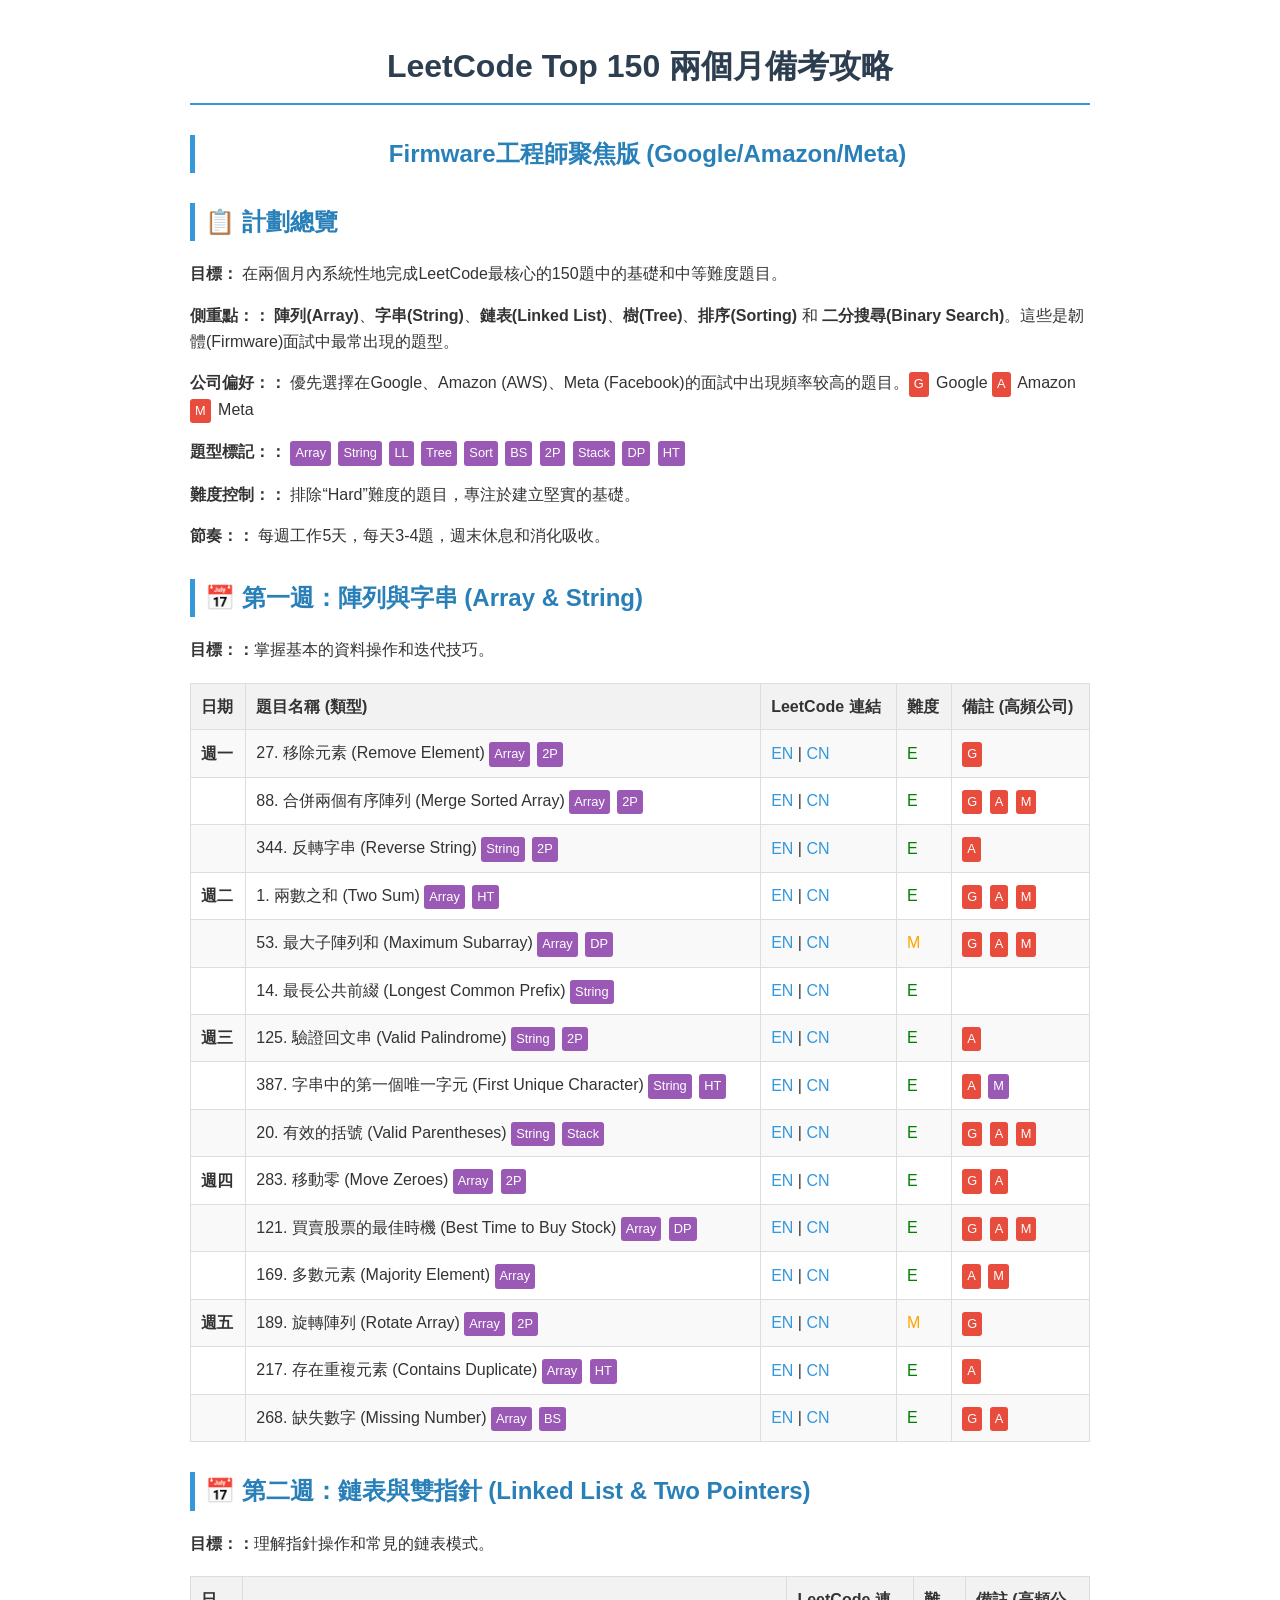
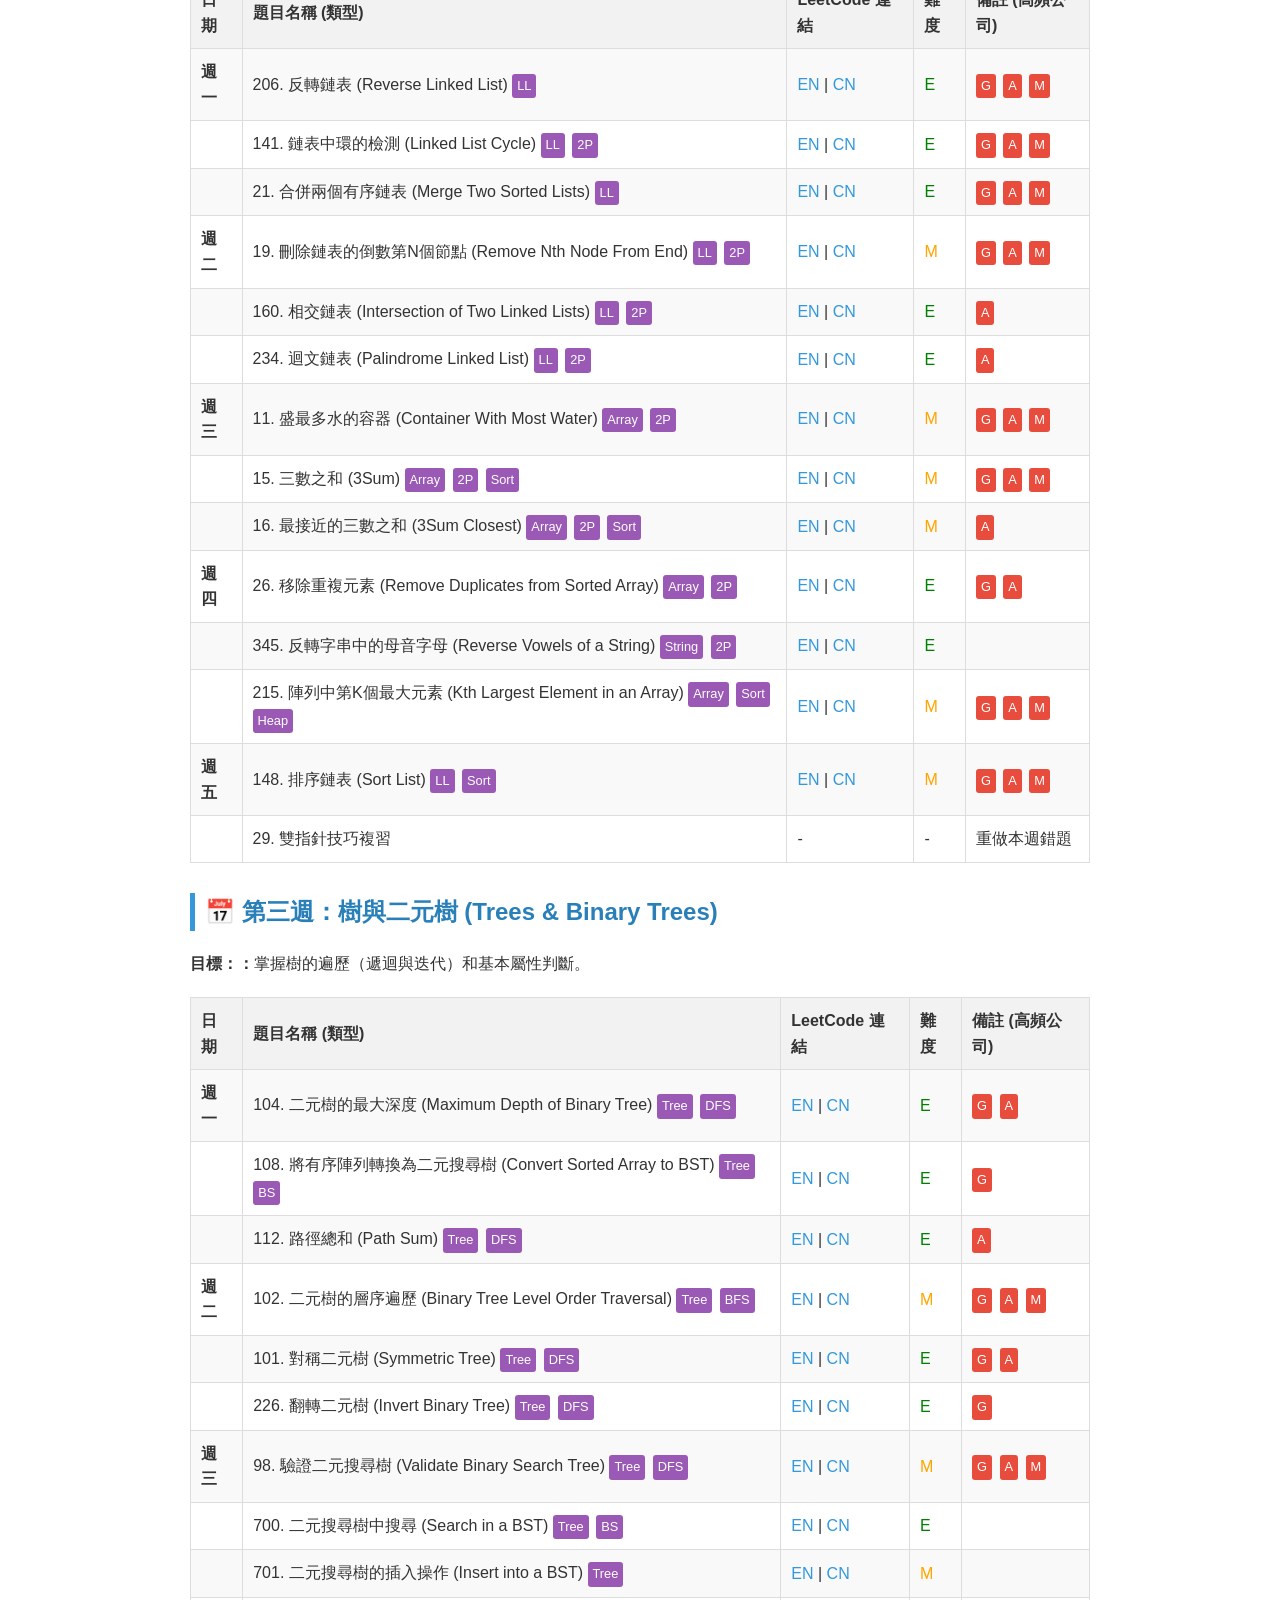
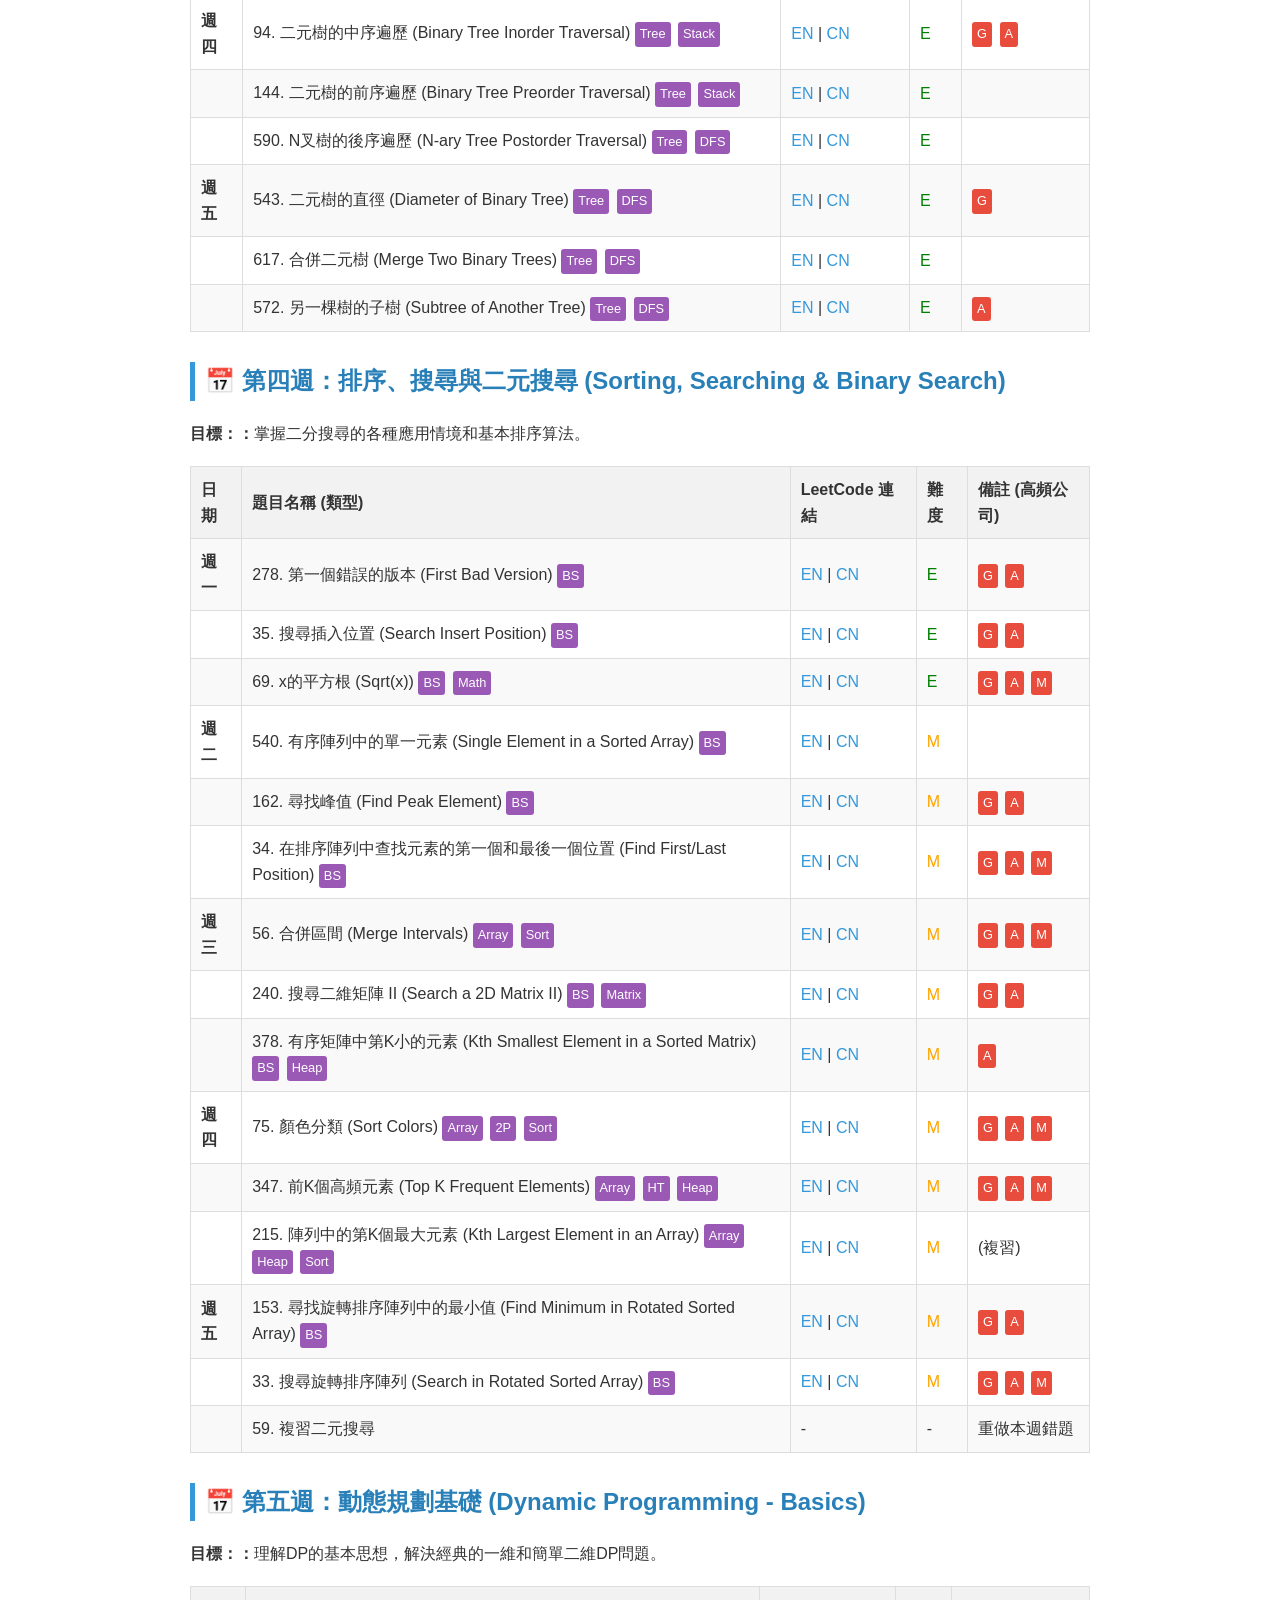
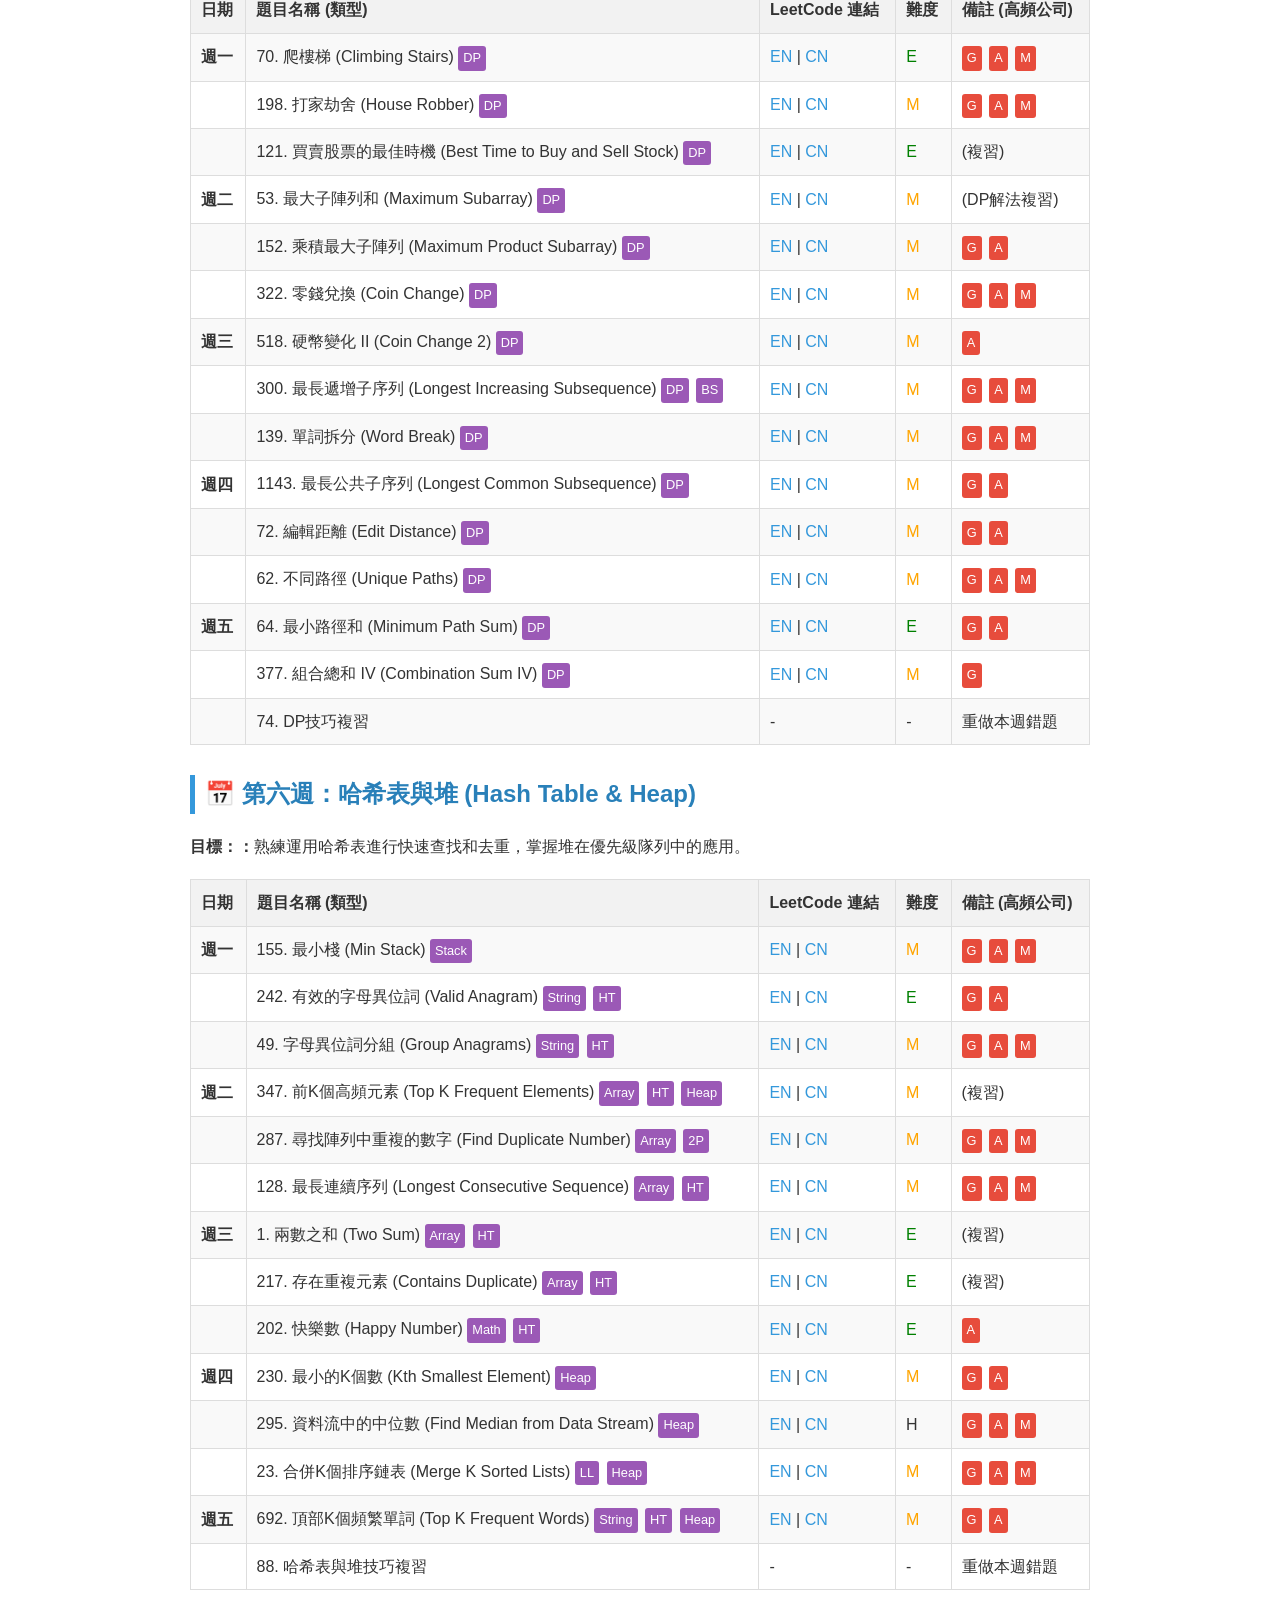
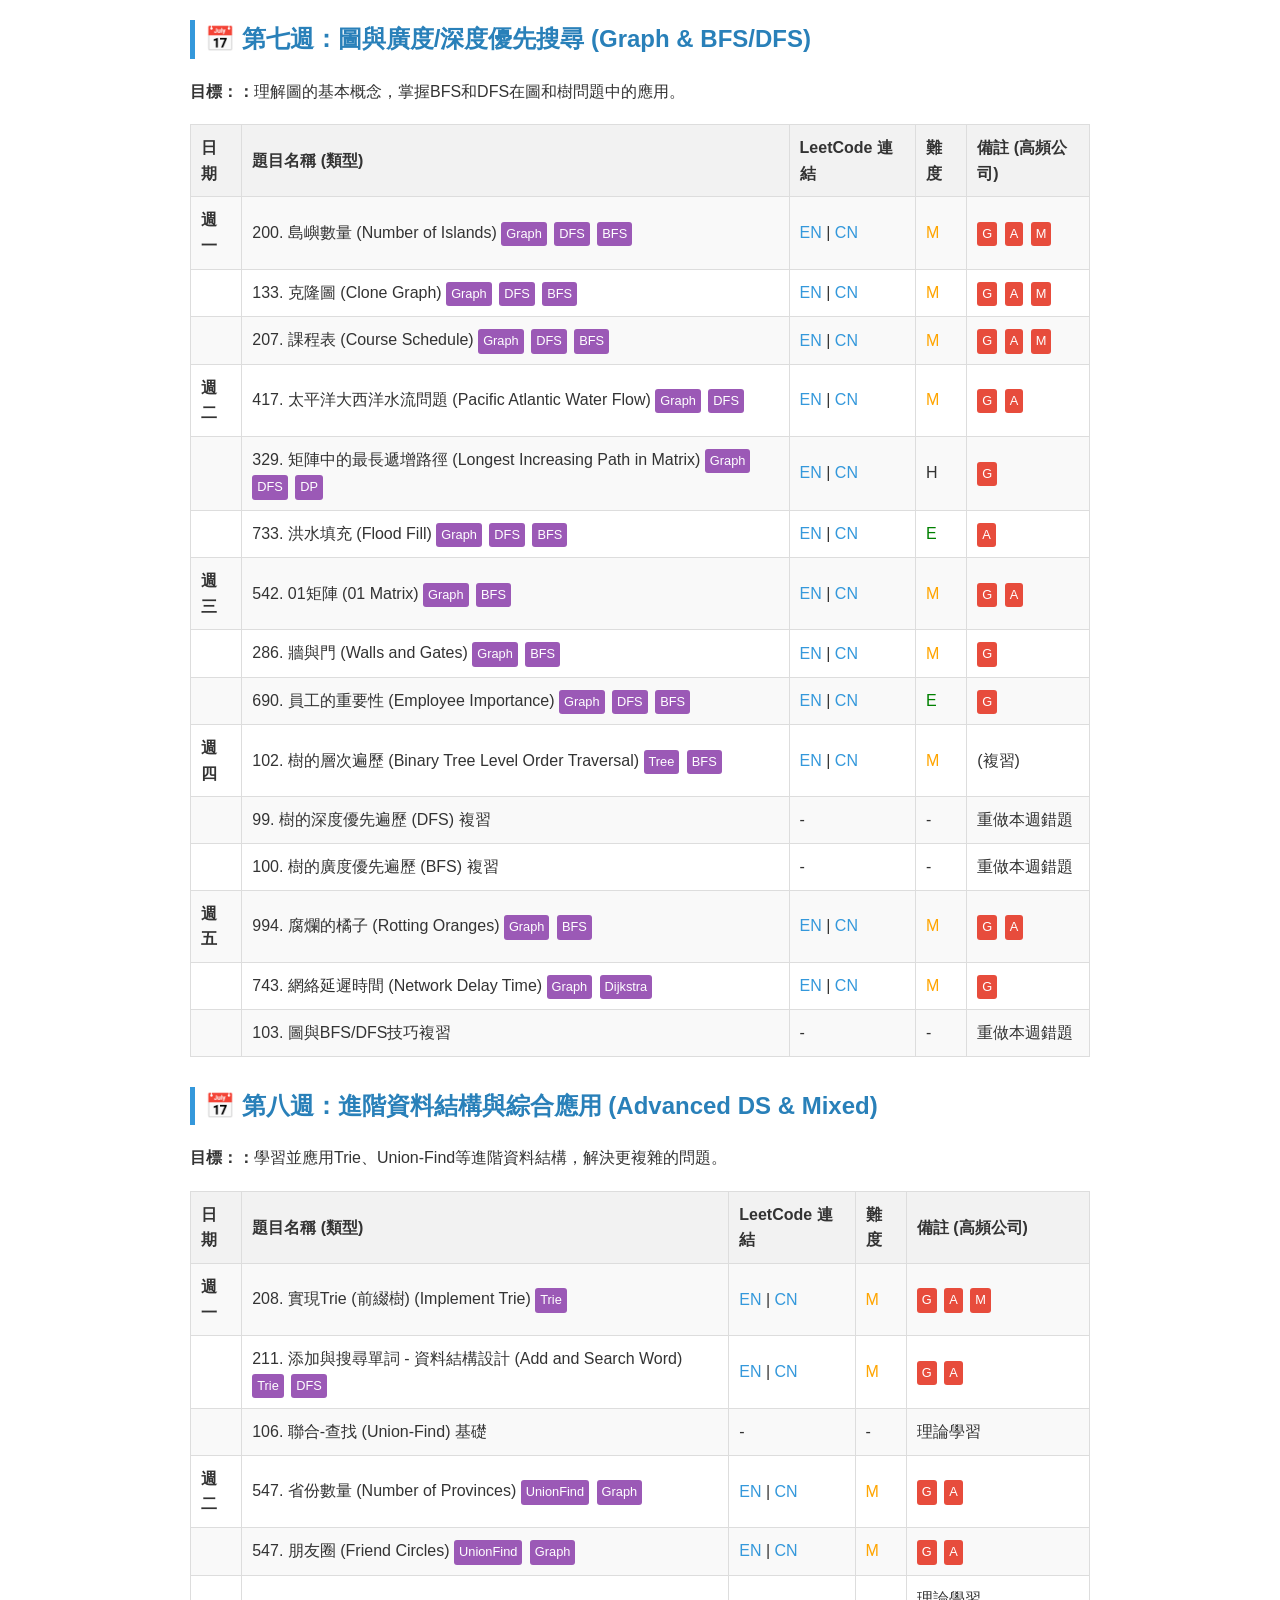
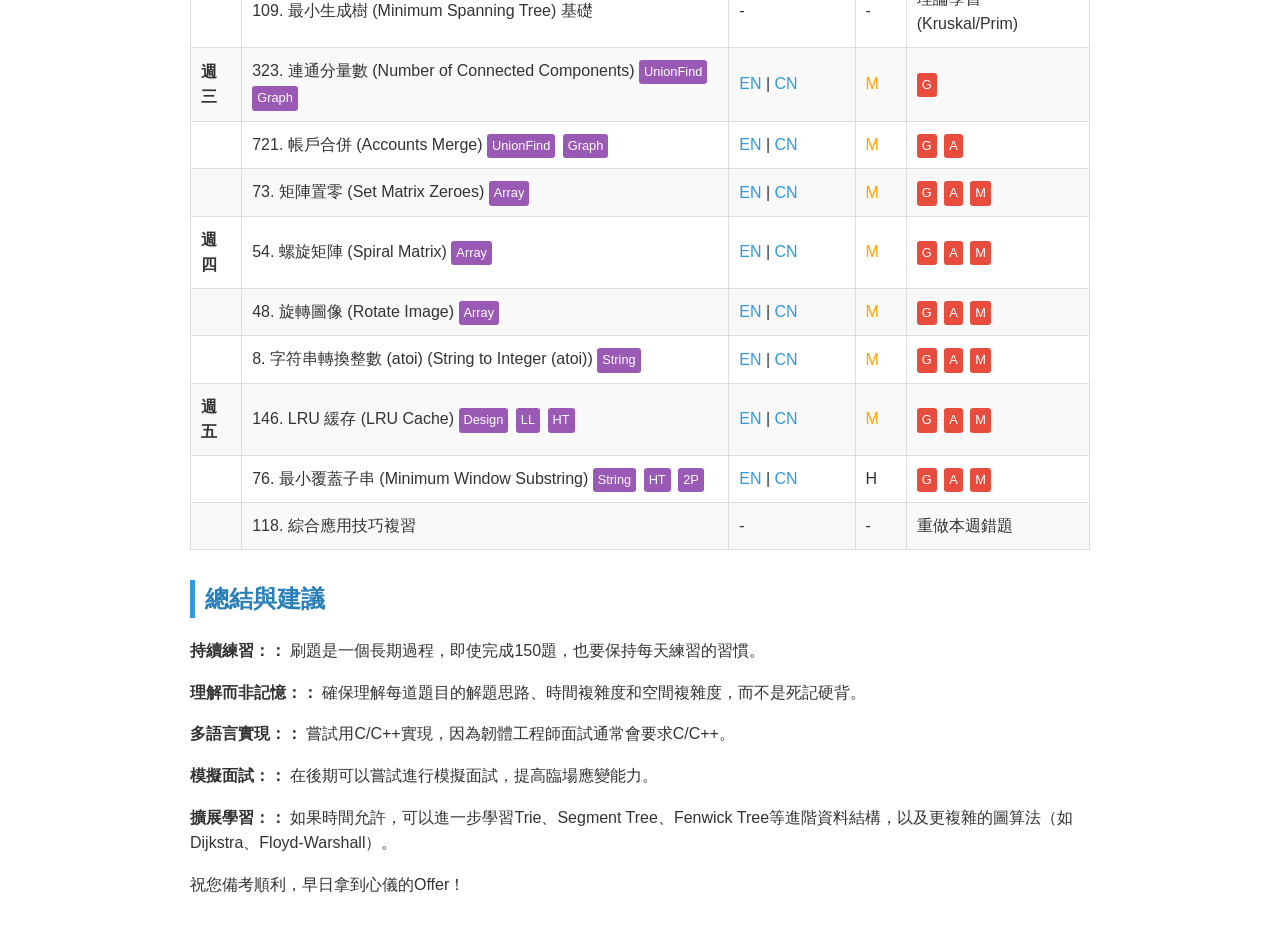
<file: leetcode/leetcode_plan.html>
<!DOCTYPE html>
<html lang="zh-TW">
   <head>
      <meta charset="UTF-8">
      <title>LeetCode兩個月備考攻略 - Firmware工程師</title>
      <style> body { font-family: 'Arial', 'Microsoft JhengHei', sans-serif; line-height: 1.6; color: #333; max-width: 900px; margin: 0 auto; padding: 20px; } h1 { color: #2c3e50; text-align: center; border-bottom: 2px solid #3498db; padding-bottom: 10px; } h2 { color: #2980b9; border-left: 5px solid #3498db; padding-left: 10px; margin-top: 30px; } h3 { color: #16a085; } table { width: 100%; border-collapse: collapse; margin: 20px 0; } th, td { border: 1px solid #ddd; padding: 10px; text-align: left; } th { background-color: #f2f2f2; } tr:nth-child(even) { background-color: #f9f9f9; } a { color: #3498db; text-decoration: none; } a:hover { text-decoration: underline; } .company-tag { display: inline-block; background: #e74c3c; color: white; border-radius: 3px; padding: 2px 5px; font-size: 0.8em; margin-right: 3px; } .topic-tag { display: inline-block; background: #9b59b6; color: white; border-radius: 3px; padding: 2px 5px; font-size: 0.8em; margin-right: 3px; } .difficulty-easy { color: green; } .difficulty-medium { color: orange; } .page-break { page-break-after: always; } @media print { body { padding: 0; } a { color: #000; } a::after { content: " (" attr(href) ") "; font-size: 0.9em; color: #666; } } </style>
   </head>
   <body>
      <h1>LeetCode Top 150 兩個月備考攻略</h1>
      <h2 style="text-align: center;">Firmware工程師聚焦版 (Google/Amazon/Meta)</h2>
      <h2>📋 計劃總覽</h2>
      <p><strong>目標：</strong> 在兩個月內系統性地完成LeetCode最核心的150題中的基礎和中等難度題目。</p>
      <p><strong>側重點：：</strong> <strong>陣列(Array)</strong>、<strong>字串(String)</strong>、<strong>鏈表(Linked List)</strong>、<strong>樹(Tree)</strong>、<strong>排序(Sorting)</strong> 和 <strong>二分搜尋(Binary Search)</strong>。這些是韌體(Firmware)面試中最常出現的題型。</p>
      <p><strong>公司偏好：：</strong> 優先選擇在Google、Amazon (AWS)、Meta (Facebook)的面試中出現頻率较高的題目。<span class="company-tag">G</span> Google <span class="company-tag">A</span> Amazon <span class="company-tag">M</span> Meta</p>
      <p><strong>題型標記：：</strong> <span class="topic-tag">Array</span> <span class="topic-tag">String</span> <span class="topic-tag">LL</span> <span class="topic-tag">Tree</span> <span class="topic-tag">Sort</span> <span class="topic-tag">BS</span> <span class="topic-tag">2P</span> <span class="topic-tag">Stack</span> <span class="topic-tag">DP</span> <span class="topic-tag">HT</span></p>
      <p><strong>難度控制：：</strong> 排除“Hard”難度的題目，專注於建立堅實的基礎。</p>
      <p><strong>節奏：：</strong> 每週工作5天，每天3-4題，週末休息和消化吸收。</p>
      <div class="page-break"></div>
      <h2>📅 第一週：陣列與字串 (Array & String)</h2>
      <p><strong>目標：：</strong>掌握基本的資料操作和迭代技巧。</p>
      <table>
         <tr>
            <th>日期</th>
            <th>題目名稱 (類型)</th>
            <th>LeetCode 連結</th>
            <th>難度</th>
            <th>備註 (高頻公司)</th>
         </tr>
         <tr>
            <td><strong>週一</strong></td>
            <td>27. 移除元素 (Remove Element) <span class="topic-tag">Array</span> <span class="topic-tag">2P</span></td>
            <td><a href="https://leetcode.com/problems/remove-element/">EN</a> | <a href="https://leetcode.cn/problems/remove-element/">CN</a></td>
            <td class="difficulty-easy">E</td>
            <td><span class="company-tag">G</span></td>
         </tr>
         <tr>
            <td></td>
            <td>88. 合併兩個有序陣列 (Merge Sorted Array) <span class="topic-tag">Array</span> <span class="topic-tag">2P</span></td>
            <td><a href="https://leetcode.com/problems/merge-sorted-array/">EN</a> | <a href="https://leetcode.cn/problems/merge-sorted-array/">CN</a></td>
            <td class="difficulty-easy">E</td>
            <td><span class="company-tag">G</span> <span class="company-tag">A</span> <span class="company-tag">M</span></td>
         </tr>
         <tr>
            <td></td>
            <td>344. 反轉字串 (Reverse String) <span class="topic-tag">String</span> <span class="topic-tag">2P</span></td>
            <td><a href="https://leetcode.com/problems/reverse-string/">EN</a> | <a href="https://leetcode.cn/problems/reverse-string/">CN</a></td>
            <td class="difficulty-easy">E</td>
            <td><span class="company-tag">A</span></td>
         </tr>
         <tr>
            <td><strong>週二</strong></td>
            <td>1. 兩數之和 (Two Sum) <span class="topic-tag">Array</span> <span class="topic-tag">HT</span></td>
            <td><a href="https://leetcode.com/problems/two-sum/">EN</a> | <a href="https://leetcode.cn/problems/two-sum/">CN</a></td>
            <td class="difficulty-easy">E</td>
            <td><span class="company-tag">G</span> <span class="company-tag">A</span> <span class="company-tag">M</span></td>
         </tr>
         <tr>
            <td></td>
            <td>53. 最大子陣列和 (Maximum Subarray) <span class="topic-tag">Array</span> <span class="topic-tag">DP</span></td>
            <td><a href="https://leetcode.com/problems/maximum-subarray/">EN</a> | <a href="https://leetcode.cn/problems/maximum-subarray/">CN</a></td>
            <td class="difficulty-medium">M</td>
            <td><span class="company-tag">G</span> <span class="company-tag">A</span> <span class="company-tag">M</span></td>
         </tr>
         <tr>
            <td></td>
            <td>14. 最長公共前綴 (Longest Common Prefix) <span class="topic-tag">String</span></td>
            <td><a href="https://leetcode.com/problems/longest-common-prefix/">EN</a> | <a href="https://leetcode.cn/problems/longest-common-prefix/">CN</a></td>
            <td class="difficulty-easy">E</td>
            <td></td>
         </tr>
         <tr>
            <td><strong>週三</strong></td>
            <td>125. 驗證回文串 (Valid Palindrome) <span class="topic-tag">String</span> <span class="topic-tag">2P</span></td>
            <td><a href="https://leetcode.com/problems/valid-palindrome/">EN</a> | <a href="https://leetcode.cn/problems/valid-palindrome/">CN</a></td>
            <td class="difficulty-easy">E</td>
            <td><span class="company-tag">A</span></td>
         </tr>
         <tr>
            <td></td>
            <td>387. 字串中的第一個唯一字元 (First Unique Character) <span class="topic-tag">String</span> <span class="topic-tag">HT</span></td>
            <td><a href="https://leetcode.com/problems/first-unique-character-in-a-string/">EN</a> | <a href="https://leetcode.cn/problems/first-unique-character-in-a-string/">CN</a></td>
            <td class="difficulty-easy">E</td>
            <td><span class="company-tag">A</span> <span class="topic-tag">M</span></td>
         </tr>
         <tr>
            <td></td>
            <td>20. 有效的括號 (Valid Parentheses) <span class="topic-tag">String</span> <span class="topic-tag">Stack</span></td>
            <td><a href="https://leetcode.com/problems/valid-parentheses/">EN</a> | <a href="https://leetcode.cn/problems/valid-parentheses/">CN</a></td>
            <td class="difficulty-easy">E</td>
            <td><span class="company-tag">G</span> <span class="company-tag">A</span> <span class="company-tag">M</span></td>
         </tr>
         <tr>
            <td><strong>週四</strong></td>
            <td>283. 移動零 (Move Zeroes) <span class="topic-tag">Array</span> <span class="topic-tag">2P</span></td>
            <td><a href="https://leetcode.com/problems/move-zeroes/">EN</a> | <a href="https://leetcode.cn/problems/move-zeroes/">CN</a></td>
            <td class="difficulty-easy">E</td>
            <td><span class="company-tag">G</span> <span class="company-tag">A</span></td>
         </tr>
         <tr>
            <td></td>
            <td>121. 買賣股票的最佳時機 (Best Time to Buy Stock) <span class="topic-tag">Array</span> <span class="topic-tag">DP</span></td>
            <td><a href="https://leetcode.com/problems/best-time-to-buy-and-sell-stock/">EN</a> | <a href="https://leetcode.cn/problems/best-time-to-buy-and-sell-stock/">CN</a></td>
            <td class="difficulty-easy">E</td>
            <td><span class="company-tag">G</span> <span class="company-tag">A</span> <span class="company-tag">M</span></td>
         </tr>
         <tr>
            <td></td>
            <td>169. 多數元素 (Majority Element) <span class="topic-tag">Array</span></td>
            <td><a href="https://leetcode.com/problems/majority-element/">EN</a> | <a href="https://leetcode.cn/problems/majority-element/">CN</a></td>
            <td class="difficulty-easy">E</td>
            <td><span class="company-tag">A</span> <span class="company-tag">M</span></td>
         </tr>
         <tr>
            <td><strong>週五</strong></td>
            <td>189. 旋轉陣列 (Rotate Array) <span class="topic-tag">Array</span> <span class="topic-tag">2P</span></td>
            <td><a href="https://leetcode.com/problems/rotate-array/">EN</a> | <a href="https://leetcode.cn/problems/rotate-array/">CN</a></td>
            <td class="difficulty-medium">M</td>
            <td><span class="company-tag">G</span></td>
         </tr>
         <tr>
            <td></td>
            <td>217. 存在重複元素 (Contains Duplicate) <span class="topic-tag">Array</span> <span class="topic-tag">HT</span></td>
            <td><a href="https://leetcode.com/problems/contains-duplicate/">EN</a> | <a href="https://leetcode.cn/problems/contains-duplicate/">CN</a></td>
            <td class="difficulty-easy">E</td>
            <td><span class="company-tag">A</span></td>
         </tr>
         <tr>
            <td></td>
            <td>268. 缺失數字 (Missing Number) <span class="topic-tag">Array</span> <span class="topic-tag">BS</span></td>
            <td><a href="https://leetcode.com/problems/missing-number/">EN</a> | <a href="https://leetcode.cn/problems/missing-number/">CN</a></td>
            <td class="difficulty-easy">E</td>
            <td><span class="company-tag">G</span> <span class="company-tag">A</span></td>
         </tr>
      </table>
      <div class="page-break"></div>
      <h2>📅 第二週：鏈表與雙指針 (Linked List & Two Pointers)</h2>
      <p><strong>目標：：</strong>理解指針操作和常見的鏈表模式。</p>
      <table>
         <tr>
            <th>日期</th>
            <th>題目名稱 (類型)</th>
            <th>LeetCode 連結</th>
            <th>難度</th>
            <th>備註 (高頻公司)</th>
         </tr>
         <tr>
            <td><strong>週一</strong></td>
            <td>206. 反轉鏈表 (Reverse Linked List) <span class="topic-tag">LL</span></td>
            <td><a href="https://leetcode.com/problems/reverse-linked-list/">EN</a> | <a href="https://leetcode.cn/problems/reverse-linked-list/">CN</a></td>
            <td class="difficulty-easy">E</td>
            <td><span class="company-tag">G</span> <span class="company-tag">A</span> <span class="company-tag">M</span></td>
         </tr>
         <tr>
            <td></td>
            <td>141. 鏈表中環的檢測 (Linked List Cycle) <span class="topic-tag">LL</span> <span class="topic-tag">2P</span></td>
            <td><a href="https://leetcode.com/problems/linked-list-cycle/">EN</a> | <a href="https://leetcode.cn/problems/linked-list-cycle/">CN</a></td>
            <td class="difficulty-easy">E</td>
            <td><span class="company-tag">G</span> <span class="company-tag">A</span> <span class="company-tag">M</span></td>
         </tr>
         <tr>
            <td></td>
            <td>21. 合併兩個有序鏈表 (Merge Two Sorted Lists) <span class="topic-tag">LL</span></td>
            <td><a href="https://leetcode.com/problems/merge-two-sorted-lists/">EN</a> | <a href="https://leetcode.cn/problems/merge-two-sorted-lists/">CN</a></td>
            <td class="difficulty-easy">E</td>
            <td><span class="company-tag">G</span> <span class="company-tag">A</span> <span class="company-tag">M</span></td>
         </tr>
         <tr>
            <td><strong>週二</strong></td>
            <td>19. 刪除鏈表的倒數第N個節點 (Remove Nth Node From End) <span class="topic-tag">LL</span> <span class="topic-tag">2P</span></td>
            <td><a href="https://leetcode.com/problems/remove-nth-node-from-end-of-list/">EN</a> | <a href="https://leetcode.cn/problems/remove-nth-node-from-end-of-list/">CN</a></td>
            <td class="difficulty-medium">M</td>
            <td><span class="company-tag">G</span> <span class="company-tag">A</span> <span class="company-tag">M</span></td>
         </tr>
         <tr>
            <td></td>
            <td>160. 相交鏈表 (Intersection of Two Linked Lists) <span class="topic-tag">LL</span> <span class="topic-tag">2P</span></td>
            <td><a href="https://leetcode.com/problems/intersection-of-two-linked-lists/">EN</a> | <a href="https://leetcode.cn/problems/intersection-of-two-linked-lists/">CN</a></td>
            <td class="difficulty-easy">E</td>
            <td><span class="company-tag">A</span></td>
         </tr>
         <tr>
            <td></td>
            <td>234. 迴文鏈表 (Palindrome Linked List) <span class="topic-tag">LL</span> <span class="topic-tag">2P</span></td>
            <td><a href="https://leetcode.com/problems/palindrome-linked-list/">EN</a> | <a href="https://leetcode.cn/problems/palindrome-linked-list/">CN</a></td>
            <td class="difficulty-easy">E</td>
            <td><span class="company-tag">A</span></td>
         </tr>
         <tr>
            <td><strong>週三</strong></td>
            <td>11. 盛最多水的容器 (Container With Most Water) <span class="topic-tag">Array</span> <span class="topic-tag">2P</span></td>
            <td><a href="https://leetcode.com/problems/container-with-most-water/">EN</a> | <a href="https://leetcode.cn/problems/container-with-most-water/">CN</a></td>
            <td class="difficulty-medium">M</td>
            <td><span class="company-tag">G</span> <span class="company-tag">A</span> <span class="company-tag">M</span></td>
         </tr>
         <tr>
            <td></td>
            <td>15. 三數之和 (3Sum) <span class="topic-tag">Array</span> <span class="topic-tag">2P</span> <span class="topic-tag">Sort</span></td>
            <td><a href="https://leetcode.com/problems/3sum/">EN</a> | <a href="https://leetcode.cn/problems/3sum/">CN</a></td>
            <td class="difficulty-medium">M</td>
            <td><span class="company-tag">G</span> <span class="company-tag">A</span> <span class="company-tag">M</span></td>
         </tr>
         <tr>
            <td></td>
            <td>16. 最接近的三數之和 (3Sum Closest) <span class="topic-tag">Array</span> <span class="topic-tag">2P</span> <span class="topic-tag">Sort</span></td>
            <td><a href="https://leetcode.com/problems/3sum-closest/">EN</a> | <a href="https://leetcode.cn/problems/3sum-closest/">CN</a></td>
            <td class="difficulty-medium">M</td>
            <td><span class="company-tag">A</span></td>
         </tr>
         <tr>
            <td><strong>週四</strong></td>
            <td>26. 移除重複元素 (Remove Duplicates from Sorted Array) <span class="topic-tag">Array</span> <span class="topic-tag">2P</span></td>
            <td><a href="https://leetcode.com/problems/remove-duplicates-from-sorted-array/">EN</a> | <a href="https://leetcode.cn/problems/remove-duplicates-from-sorted-array/">CN</a></td>
            <td class="difficulty-easy">E</td>
            <td><span class="company-tag">G</span> <span class="company-tag">A</span></td>
         </tr>
         <tr>
            <td></td>
            <td>345. 反轉字串中的母音字母 (Reverse Vowels of a String) <span class="topic-tag">String</span> <span class="topic-tag">2P</span></td>
            <td><a href="https://leetcode.com/problems/reverse-vowels-of-a-string/">EN</a> | <a href="https://leetcode.cn/problems/reverse-vowels-of-a-string/">CN</a></td>
            <td class="difficulty-easy">E</td>
            <td></td>
         </tr>
         <tr>
            <td></td>
            <td>215. 陣列中第K個最大元素 (Kth Largest Element in an Array) <span class="topic-tag">Array</span> <span class="topic-tag">Sort</span> <span class="topic-tag">Heap</span></td>
            <td><a href="https://leetcode.com/problems/kth-largest-element-in-an-array/">EN</a> | <a href="https://leetcode.cn/problems/kth-largest-element-in-an-array/">CN</a></td>
            <td class="difficulty-medium">M</td>
            <td><span class="company-tag">G</span> <span class="company-tag">A</span> <span class="company-tag">M</span></td>
         </tr>
         <tr>
            <td><strong>週五</strong></td>
            <td>148. 排序鏈表 (Sort List) <span class="topic-tag">LL</span> <span class="topic-tag">Sort</span></td>
            <td><a href="https://leetcode.com/problems/sort-list/">EN</a> | <a href="https://leetcode.cn/problems/sort-list/">CN</a></td>
            <td class="difficulty-medium">M</td>
            <td><span class="company-tag">G</span> <span class="company-tag">A</span> <span class="company-tag">M</span></td>
         </tr>
         <tr>
            <td></td>
            <td>29. 雙指針技巧複習</td>
            <td>-</td>
            <td>-</td>
            <td>重做本週錯題</td>
         </tr>
      </table>
      <div class="page-break"></div>
      <h2>📅 第三週：樹與二元樹 (Trees & Binary Trees)</h2>
      <p><strong>目標：：</strong>掌握樹的遍歷（遞迴與迭代）和基本屬性判斷。</p>
      <table>
         <tr>
            <th>日期</th>
            <th>題目名稱 (類型)</th>
            <th>LeetCode 連結</th>
            <th>難度</th>
            <th>備註 (高頻公司)</th>
         </tr>
         <tr>
            <td><strong>週一</strong></td>
            <td>104. 二元樹的最大深度 (Maximum Depth of Binary Tree) <span class="topic-tag">Tree</span> <span class="topic-tag">DFS</span></td>
            <td><a href="https://leetcode.com/problems/maximum-depth-of-binary-tree/">EN</a> | <a href="https://leetcode.cn/problems/maximum-depth-of-binary-tree/">CN</a></td>
            <td class="difficulty-easy">E</td>
            <td><span class="company-tag">G</span> <span class="company-tag">A</span></td>
         </tr>
         <tr>
            <td></td>
            <td>108. 將有序陣列轉換為二元搜尋樹 (Convert Sorted Array to BST) <span class="topic-tag">Tree</span> <span class="topic-tag">BS</span></td>
            <td><a href="https://leetcode.com/problems/convert-sorted-array-to-binary-search-tree/">EN</a> | <a href="https://leetcode.cn/problems/convert-sorted-array-to-binary-search-tree/">CN</a></td>
            <td class="difficulty-easy">E</td>
            <td><span class="company-tag">G</span></td>
         </tr>
         <tr>
            <td></td>
            <td>112. 路徑總和 (Path Sum) <span class="topic-tag">Tree</span> <span class="topic-tag">DFS</span></td>
            <td><a href="https://leetcode.com/problems/path-sum/">EN</a> | <a href="https://leetcode.cn/problems/path-sum/">CN</a></td>
            <td class="difficulty-easy">E</td>
            <td><span class="company-tag">A</span></td>
         </tr>
         <tr>
            <td><strong>週二</strong></td>
            <td>102. 二元樹的層序遍歷 (Binary Tree Level Order Traversal) <span class="topic-tag">Tree</span> <span class="topic-tag">BFS</span></td>
            <td><a href="https://leetcode.com/problems/binary-tree-level-order-traversal/">EN</a> | <a href="https://leetcode.cn/problems/binary-tree-level-order-traversal/">CN</a></td>
            <td class="difficulty-medium">M</td>
            <td><span class="company-tag">G</span> <span class="company-tag">A</span> <span class="company-tag">M</span></td>
         </tr>
         <tr>
            <td></td>
            <td>101. 對稱二元樹 (Symmetric Tree) <span class="topic-tag">Tree</span> <span class="topic-tag">DFS</span></td>
            <td><a href="https://leetcode.com/problems/symmetric-tree/">EN</a> | <a href="https://leetcode.cn/problems/symmetric-tree/">CN</a></td>
            <td class="difficulty-easy">E</td>
            <td><span class="company-tag">G</span> <span class="company-tag">A</span></td>
         </tr>
         <tr>
            <td></td>
            <td>226. 翻轉二元樹 (Invert Binary Tree) <span class="topic-tag">Tree</span> <span class="topic-tag">DFS</span></td>
            <td><a href="https://leetcode.com/problems/invert-binary-tree/">EN</a> | <a href="https://leetcode.cn/problems/invert-binary-tree/">CN</a></td>
            <td class="difficulty-easy">E</td>
            <td><span class="company-tag">G</span></td>
         </tr>
         <tr>
            <td><strong>週三</strong></td>
            <td>98. 驗證二元搜尋樹 (Validate Binary Search Tree) <span class="topic-tag">Tree</span> <span class="topic-tag">DFS</span></td>
            <td><a href="https://leetcode.com/problems/validate-binary-search-tree/">EN</a> | <a href="https://leetcode.cn/problems/validate-binary-search-tree/">CN</a></td>
            <td class="difficulty-medium">M</td>
            <td><span class="company-tag">G</span> <span class="company-tag">A</span> <span class="company-tag">M</span></td>
         </tr>
         <tr>
            <td></td>
            <td>700. 二元搜尋樹中搜尋 (Search in a BST) <span class="topic-tag">Tree</span> <span class="topic-tag">BS</span></td>
            <td><a href="https://leetcode.com/problems/search-in-a-binary-search-tree/">EN</a> | <a href="https://leetcode.cn/problems/search-in-a-binary-search-tree/">CN</a></td>
            <td class="difficulty-easy">E</td>
            <td></td>
         </tr>
         <tr>
            <td></td>
            <td>701. 二元搜尋樹的插入操作 (Insert into a BST) <span class="topic-tag">Tree</span></td>
            <td><a href="https://leetcode.com/problems/insert-into-a-binary-search-tree/">EN</a> | <a href="https://leetcode.cn/problems/insert-into-a-binary-search-tree/">CN</a></td>
            <td class="difficulty-medium">M</td>
            <td></td>
         </tr>
         <tr>
            <td><strong>週四</strong></td>
            <td>94. 二元樹的中序遍歷 (Binary Tree Inorder Traversal) <span class="topic-tag">Tree</span> <span class="topic-tag">Stack</span></td>
            <td><a href="https://leetcode.com/problems/binary-tree-inorder-traversal/">EN</a> | <a href="https://leetcode.cn/problems/binary-tree-inorder-traversal/">CN</a></td>
            <td class="difficulty-easy">E</td>
            <td><span class="company-tag">G</span> <span class="company-tag">A</span></td>
         </tr>
         <tr>
            <td></td>
            <td>144. 二元樹的前序遍歷 (Binary Tree Preorder Traversal) <span class="topic-tag">Tree</span> <span class="topic-tag">Stack</span></td>
            <td><a href="https://leetcode.com/problems/binary-tree-preorder-traversal/">EN</a> | <a href="https://leetcode.cn/problems/binary-tree-preorder-traversal/">CN</a></td>
            <td class="difficulty-easy">E</td>
            <td></td>
         </tr>
         <tr>
            <td></td>
            <td>590. N叉樹的後序遍歷 (N-ary Tree Postorder Traversal) <span class="topic-tag">Tree</span> <span class="topic-tag">DFS</span></td>
            <td><a href="https://leetcode.com/problems/n-ary-tree-postorder-traversal/">EN</a> | <a href="https://leetcode.cn/problems/n-ary-tree-postorder-traversal/">CN</a></td>
            <td class="difficulty-easy">E</td>
            <td></td>
         </tr>
         <tr>
            <td><strong>週五</strong></td>
            <td>543. 二元樹的直徑 (Diameter of Binary Tree) <span class="topic-tag">Tree</span> <span class="topic-tag">DFS</span></td>
            <td><a href="https://leetcode.com/problems/diameter-of-binary-tree/">EN</a> | <a href="https://leetcode.cn/problems/diameter-of-binary-tree/">CN</a></td>
            <td class="difficulty-easy">E</td>
            <td><span class="company-tag">G</span></td>
         </tr>
         <tr>
            <td></td>
            <td>617. 合併二元樹 (Merge Two Binary Trees) <span class="topic-tag">Tree</span> <span class="topic-tag">DFS</span></td>
            <td><a href="https://leetcode.com/problems/merge-two-binary-trees/">EN</a> | <a href="https://leetcode.cn/problems/merge-two-binary-trees/">CN</a></td>
            <td class="difficulty-easy">E</td>
            <td></td>
         </tr>
         <tr>
            <td></td>
            <td>572. 另一棵樹的子樹 (Subtree of Another Tree) <span class="topic-tag">Tree</span> <span class="topic-tag">DFS</span></td>
            <td><a href="https://leetcode.com/problems/subtree-of-another-tree/">EN</a> | <a href="https://leetcode.cn/problems/subtree-of-another-tree/">CN</a></td>
            <td class="difficulty-easy">E</td>
            <td><span class="company-tag">A</span></td>
         </tr>
      </table>
      <div class="page-break"></div>
      <h2>📅 第四週：排序、搜尋與二元搜尋 (Sorting, Searching & Binary Search)</h2>
      <p><strong>目標：：</strong>掌握二分搜尋的各種應用情境和基本排序算法。</p>
      <table>
         <tr>
            <th>日期</th>
            <th>題目名稱 (類型)</th>
            <th>LeetCode 連結</th>
            <th>難度</th>
            <th>備註 (高頻公司)</th>
         </tr>
         <tr>
            <td><strong>週一</strong></td>
            <td>278. 第一個錯誤的版本 (First Bad Version) <span class="topic-tag">BS</span></td>
            <td><a href="https://leetcode.com/problems/first-bad-version/">EN</a> | <a href="https://leetcode.cn/problems/first-bad-version/">CN</a></td>
            <td class="difficulty-easy">E</td>
            <td><span class="company-tag">G</span> <span class="company-tag">A</span></td>
         </tr>
         <tr>
            <td></td>
            <td>35. 搜尋插入位置 (Search Insert Position) <span class="topic-tag">BS</span></td>
            <td><a href="https://leetcode.com/problems/search-insert-position/">EN</a> | <a href="https://leetcode.cn/problems/search-insert-position/">CN</a></td>
            <td class="difficulty-easy">E</td>
            <td><span class="company-tag">G</span> <span class="company-tag">A</span></td>
         </tr>
         <tr>
            <td></td>
            <td>69. x的平方根 (Sqrt(x)) <span class="topic-tag">BS</span> <span class="topic-tag">Math</span></td>
            <td><a href="https://leetcode.com/problems/sqrtx/">EN</a> | <a href="https://leetcode.cn/problems/sqrtx/">CN</a></td>
            <td class="difficulty-easy">E</td>
            <td><span class="company-tag">G</span> <span class="company-tag">A</span> <span class="company-tag">M</span></td>
         </tr>
         <tr>
            <td><strong>週二</strong></td>
            <td>540. 有序陣列中的單一元素 (Single Element in a Sorted Array) <span class="topic-tag">BS</span></td>
            <td><a href="https://leetcode.com/problems/single-element-in-a-sorted-array/">EN</a> | <a href="https://leetcode.cn/problems/single-element-in-a-sorted-array/">CN</a></td>
            <td class="difficulty-medium">M</td>
            <td></td>
         </tr>
         <tr>
            <td></td>
            <td>162. 尋找峰值 (Find Peak Element) <span class="topic-tag">BS</span></td>
            <td><a href="https://leetcode.com/problems/find-peak-element/">EN</a> | <a href="https://leetcode.cn/problems/find-peak-element/">CN</a></td>
            <td class="difficulty-medium">M</td>
            <td><span class="company-tag">G</span> <span class="company-tag">A</span></td>
         </tr>
         <tr>
            <td></td>
            <td>34. 在排序陣列中查找元素的第一個和最後一個位置 (Find First/Last Position) <span class="topic-tag">BS</span></td>
            <td><a href="https://leetcode.com/problems/find-first-and-last-position-of-element-in-sorted-array/">EN</a> | <a href="https://leetcode.cn/problems/find-first-and-last-position-of-element-in-sorted-array/">CN</a></td>
            <td class="difficulty-medium">M</td>
            <td><span class="company-tag">G</span> <span class="company-tag">A</span> <span class="company-tag">M</span></td>
         </tr>
         <tr>
            <td><strong>週三</strong></td>
            <td>56. 合併區間 (Merge Intervals) <span class="topic-tag">Array</span> <span class="topic-tag">Sort</span></td>
            <td><a href="https://leetcode.com/problems/merge-intervals/">EN</a> | <a href="https://leetcode.cn/problems/merge-intervals/">CN</a></td>
            <td class="difficulty-medium">M</td>
            <td><span class="company-tag">G</span> <span class="company-tag">A</span> <span class="company-tag">M</span></td>
         </tr>
         <tr>
            <td></td>
            <td>240. 搜尋二維矩陣 II (Search a 2D Matrix II) <span class="topic-tag">BS</span> <span class="topic-tag">Matrix</span></td>
            <td><a href="https://leetcode.com/problems/search-a-2d-matrix-ii/">EN</a> | <a href="https://leetcode.cn/problems/search-a-2d-matrix-ii/">CN</a></td>
            <td class="difficulty-medium">M</td>
            <td><span class="company-tag">G</span> <span class="company-tag">A</span></td>
         </tr>
         <tr>
            <td></td>
            <td>378. 有序矩陣中第K小的元素 (Kth Smallest Element in a Sorted Matrix) <span class="topic-tag">BS</span> <span class="topic-tag">Heap</span></td>
            <td><a href="https://leetcode.com/problems/kth-smallest-element-in-a-sorted-matrix/">EN</a> | <a href="https://leetcode.cn/problems/kth-smallest-element-in-a-sorted-matrix/">CN</a></td>
            <td class="difficulty-medium">M</td>
            <td><span class="company-tag">A</span></td>
         </tr>
         <tr>
            <td><strong>週四</strong></td>
            <td>75. 顏色分類 (Sort Colors) <span class="topic-tag">Array</span> <span class="topic-tag">2P</span> <span class="topic-tag">Sort</span></td>
            <td><a href="https://leetcode.com/problems/sort-colors/">EN</a> | <a href="https://leetcode.cn/problems/sort-colors/">CN</a></td>
            <td class="difficulty-medium">M</td>
            <td><span class="company-tag">G</span> <span class="company-tag">A</span> <span class="company-tag">M</span></td>
         </tr>
         <tr>
            <td></td>
            <td>347. 前K個高頻元素 (Top K Frequent Elements) <span class="topic-tag">Array</span> <span class="topic-tag">HT</span> <span class="topic-tag">Heap</span></td>
            <td><a href="https://leetcode.com/problems/top-k-frequent-elements/">EN</a> | <a href="https://leetcode.cn/problems/top-k-frequent-elements/">CN</a></td>
            <td class="difficulty-medium">M</td>
            <td><span class="company-tag">G</span> <span class="company-tag">A</span> <span class="company-tag">M</span></td>
         </tr>
         <tr>
            <td></td>
            <td>215. 陣列中的第K個最大元素 (Kth Largest Element in an Array) <span class="topic-tag">Array</span> <span class="topic-tag">Heap</span> <span class="topic-tag">Sort</span></td>
            <td><a href="https://leetcode.com/problems/kth-largest-element-in-an-array/">EN</a> | <a href="https://leetcode.cn/problems/kth-largest-element-in-an-array/">CN</a></td>
            <td class="difficulty-medium">M</td>
            <td>(複習)</td>
         </tr>
         <tr>
            <td><strong>週五</strong></td>
            <td>153. 尋找旋轉排序陣列中的最小值 (Find Minimum in Rotated Sorted Array) <span class="topic-tag">BS</span></td>
            <td><a href="https://leetcode.com/problems/find-minimum-in-rotated-sorted-array/">EN</a> | <a href="https://leetcode.cn/problems/find-minimum-in-rotated-sorted-array/">CN</a></td>
            <td class="difficulty-medium">M</td>
            <td><span class="company-tag">G</span> <span class="company-tag">A</span></td>
         </tr>
         <tr>
            <td></td>
            <td>33. 搜尋旋轉排序陣列 (Search in Rotated Sorted Array) <span class="topic-tag">BS</span></td>
            <td><a href="https://leetcode.com/problems/search-in-rotated-sorted-array/">EN</a> | <a href="https://leetcode.cn/problems/search-in-rotated-sorted-array/">CN</a></td>
            <td class="difficulty-medium">M</td>
            <td><span class="company-tag">G</span> <span class="company-tag">A</span> <span class="company-tag">M</span></td>
         </tr>
         <tr>
            <td></td>
            <td>59. 複習二元搜尋</td>
            <td>-</td>
            <td>-</td>
            <td>重做本週錯題</td>
         </tr>
      </table>
      <div class="page-break"></div>
      <h2>📅 第五週：動態規劃基礎 (Dynamic Programming - Basics)</h2>
      <p><strong>目標：：</strong>理解DP的基本思想，解決經典的一維和簡單二維DP問題。</p>
      <table>
         <tr>
            <th>日期</th>
            <th>題目名稱 (類型)</th>
            <th>LeetCode 連結</th>
            <th>難度</th>
            <th>備註 (高頻公司)</th>
         </tr>
         <tr>
            <td><strong>週一</strong></td>
            <td>70. 爬樓梯 (Climbing Stairs) <span class="topic-tag">DP</span></td>
            <td><a href="https://leetcode.com/problems/climbing-stairs/">EN</a> | <a href="https://leetcode.cn/problems/climbing-stairs/">CN</a></td>
            <td class="difficulty-easy">E</td>
            <td><span class="company-tag">G</span> <span class="company-tag">A</span> <span class="company-tag">M</span></td>
         </tr>
         <tr>
            <td></td>
            <td>198. 打家劫舍 (House Robber) <span class="topic-tag">DP</span></td>
            <td><a href="https://leetcode.com/problems/house-robber/">EN</a> | <a href="https://leetcode.cn/problems/house-robber/">CN</a></td>
            <td class="difficulty-medium">M</td>
            <td><span class="company-tag">G</span> <span class="company-tag">A</span> <span class="company-tag">M</span></td>
         </tr>
         <tr>
            <td></td>
            <td>121. 買賣股票的最佳時機 (Best Time to Buy and Sell Stock) <span class="topic-tag">DP</span></td>
            <td><a href="https://leetcode.com/problems/best-time-to-buy-and-sell-stock/">EN</a> | <a href="https://leetcode.cn/problems/best-time-to-buy-and-sell-stock/">CN</a></td>
            <td class="difficulty-easy">E</td>
            <td>(複習)</td>
         </tr>
         <tr>
            <td><strong>週二</strong></td>
            <td>53. 最大子陣列和 (Maximum Subarray) <span class="topic-tag">DP</span></td>
            <td><a href="https://leetcode.com/problems/maximum-subarray/">EN</a> | <a href="https://leetcode.cn/problems/maximum-subarray/">CN</a></td>
            <td class="difficulty-medium">M</td>
            <td>(DP解法複習)</td>
         </tr>
         <tr>
            <td></td>
            <td>152. 乘積最大子陣列 (Maximum Product Subarray) <span class="topic-tag">DP</span></td>
            <td><a href="https://leetcode.com/problems/maximum-product-subarray/">EN</a> | <a href="https://leetcode.cn/problems/maximum-product-subarray/">CN</a></td>
            <td class="difficulty-medium">M</td>
            <td><span class="company-tag">G</span> <span class="company-tag">A</span></td>
         </tr>
         <tr>
            <td></td>
            <td>322. 零錢兌換 (Coin Change) <span class="topic-tag">DP</span></td>
            <td><a href="https://leetcode.com/problems/coin-change/">EN</a> | <a href="https://leetcode.cn/problems/coin-change/">CN</a></td>
            <td class="difficulty-medium">M</td>
            <td><span class="company-tag">G</span> <span class="company-tag">A</span> <span class="company-tag">M</span></td>
         </tr>
         <tr>
            <td><strong>週三</strong></td>
            <td>518. 硬幣變化 II (Coin Change 2) <span class="topic-tag">DP</span></td>
            <td><a href="https://leetcode.com/problems/coin-change-ii/">EN</a> | <a href="https://leetcode.cn/problems/coin-change-ii/">CN</a></td>
            <td class="difficulty-medium">M</td>
            <td><span class="company-tag">A</span></td>
         </tr>
         <tr>
            <td></td>
            <td>300. 最長遞增子序列 (Longest Increasing Subsequence) <span class="topic-tag">DP</span> <span class="topic-tag">BS</span></td>
            <td><a href="https://leetcode.com/problems/longest-increasing-subsequence/">EN</a> | <a href="https://leetcode.cn/problems/longest-increasing-subsequence/">CN</a></td>
            <td class="difficulty-medium">M</td>
            <td><span class="company-tag">G</span> <span class="company-tag">A</span> <span class="company-tag">M</span></td>
         </tr>
         <tr>
            <td></td>
            <td>139. 單詞拆分 (Word Break) <span class="topic-tag">DP</span></td>
            <td><a href="https://leetcode.com/problems/word-break/">EN</a> | <a href="https://leetcode.cn/problems/word-break/">CN</a></td>
            <td class="difficulty-medium">M</td>
            <td><span class="company-tag">G</span> <span class="company-tag">A</span> <span class="company-tag">M</span></td>
         </tr>
         <tr>
            <td><strong>週四</strong></td>
            <td>1143. 最長公共子序列 (Longest Common Subsequence) <span class="topic-tag">DP</span></td>
            <td><a href="https://leetcode.com/problems/longest-common-subsequence/">EN</a> | <a href="https://leetcode.cn/problems/longest-common-subsequence/">CN</a></td>
            <td class="difficulty-medium">M</td>
            <td><span class="company-tag">G</span> <span class="company-tag">A</span></td>
         </tr>
         <tr>
            <td></td>
            <td>72. 編輯距離 (Edit Distance) <span class="topic-tag">DP</span></td>
            <td><a href="https://leetcode.com/problems/edit-distance/">EN</a> | <a href="https://leetcode.cn/problems/edit-distance/">CN</a></td>
            <td class="difficulty-medium">M</td>
            <td><span class="company-tag">G</span> <span class="company-tag">A</span></td>
         </tr>
         <tr>
            <td></td>
            <td>62. 不同路徑 (Unique Paths) <span class="topic-tag">DP</span></td>
            <td><a href="https://leetcode.com/problems/unique-paths/">EN</a> | <a href="https://leetcode.cn/problems/unique-paths/">CN</a></td>
            <td class="difficulty-medium">M</td>
            <td><span class="company-tag">G</span> <span class="company-tag">A</span> <span class="company-tag">M</span></td>
         </tr>
         <tr>
            <td><strong>週五</strong></td>
            <td>64. 最小路徑和 (Minimum Path Sum) <span class="topic-tag">DP</span></td>
            <td><a href="https://leetcode.com/problems/minimum-path-sum/">EN</a> | <a href="https://leetcode.cn/problems/minimum-path-sum/">CN</a></td>
            <td class="difficulty-easy">E</td>
            <td><span class="company-tag">G</span> <span class="company-tag">A</span></td>
         </tr>
         <tr>
            <td></td>
            <td>377. 組合總和 IV (Combination Sum IV) <span class="topic-tag">DP</span></td>
            <td><a href="https://leetcode.com/problems/combination-sum-iv/">EN</a> | <a href="https://leetcode.cn/problems/combination-sum-iv/">CN</a></td>
            <td class="difficulty-medium">M</td>
            <td><span class="company-tag">G</span></td>
         </tr>
         <tr>
            <td></td>
            <td>74. DP技巧複習</td>
            <td>-</td>
            <td>-</td>
            <td>重做本週錯題</td>
         </tr>
      </table>
      <div class="page-break"></div>
      <h2>📅 第六週：哈希表與堆 (Hash Table & Heap)</h2>
      <p><strong>目標：：</strong>熟練運用哈希表進行快速查找和去重，掌握堆在優先級隊列中的應用。</p>
      <table>
         <tr>
            <th>日期</th>
            <th>題目名稱 (類型)</th>
            <th>LeetCode 連結</th>
            <th>難度</th>
            <th>備註 (高頻公司)</th>
         </tr>
         <tr>
            <td><strong>週一</strong></td>
            <td>155. 最小棧 (Min Stack) <span class="topic-tag">Stack</span></td>
            <td><a href="https://leetcode.com/problems/min-stack/">EN</a> | <a href="https://leetcode.cn/problems/min-stack/">CN</a></td>
            <td class="difficulty-medium">M</td>
            <td><span class="company-tag">G</span> <span class="company-tag">A</span> <span class="company-tag">M</span></td>
         </tr>
         <tr>
            <td></td>
            <td>242. 有效的字母異位詞 (Valid Anagram) <span class="topic-tag">String</span> <span class="topic-tag">HT</span></td>
            <td><a href="https://leetcode.com/problems/valid-anagram/">EN</a> | <a href="https://leetcode.cn/problems/valid-anagram/">CN</a></td>
            <td class="difficulty-easy">E</td>
            <td><span class="company-tag">G</span> <span class="company-tag">A</span></td>
         </tr>
         <tr>
            <td></td>
            <td>49. 字母異位詞分組 (Group Anagrams) <span class="topic-tag">String</span> <span class="topic-tag">HT</span></td>
            <td><a href="https://leetcode.com/problems/group-anagrams/">EN</a> | <a href="https://leetcode.cn/problems/group-anagrams/">CN</a></td>
            <td class="difficulty-medium">M</td>
            <td><span class="company-tag">G</span> <span class="company-tag">A</span> <span class="company-tag">M</span></td>
         </tr>
         <tr>
            <td><strong>週二</strong></td>
            <td>347. 前K個高頻元素 (Top K Frequent Elements) <span class="topic-tag">Array</span> <span class="topic-tag">HT</span> <span class="topic-tag">Heap</span></td>
            <td><a href="https://leetcode.com/problems/top-k-frequent-elements/">EN</a> | <a href="https://leetcode.cn/problems/top-k-frequent-elements/">CN</a></td>
            <td class="difficulty-medium">M</td>
            <td>(複習)</td>
         </tr>
         <tr>
            <td></td>
            <td>287. 尋找陣列中重複的數字 (Find Duplicate Number) <span class="topic-tag">Array</span> <span class="topic-tag">2P</span></td>
            <td><a href="https://leetcode.com/problems/find-the-duplicate-number/">EN</a> | <a href="https://leetcode.cn/problems/find-the-duplicate-number/">CN</a></td>
            <td class="difficulty-medium">M</td>
            <td><span class="company-tag">G</span> <span class="company-tag">A</span> <span class="company-tag">M</span></td>
         </tr>
         <tr>
            <td></td>
            <td>128. 最長連續序列 (Longest Consecutive Sequence) <span class="topic-tag">Array</span> <span class="topic-tag">HT</span></td>
            <td><a href="https://leetcode.com/problems/longest-consecutive-sequence/">EN</a> | <a href="https://leetcode.cn/problems/longest-consecutive-sequence/">CN</a></td>
            <td class="difficulty-medium">M</td>
            <td><span class="company-tag">G</span> <span class="company-tag">A</span> <span class="company-tag">M</span></td>
         </tr>
         <tr>
            <td><strong>週三</strong></td>
            <td>1. 兩數之和 (Two Sum) <span class="topic-tag">Array</span> <span class="topic-tag">HT</span></td>
            <td><a href="https://leetcode.com/problems/two-sum/">EN</a> | <a href="https://leetcode.cn/problems/two-sum/">CN</a></td>
            <td class="difficulty-easy">E</td>
            <td>(複習)</td>
         </tr>
         <tr>
            <td></td>
            <td>217. 存在重複元素 (Contains Duplicate) <span class="topic-tag">Array</span> <span class="topic-tag">HT</span></td>
            <td><a href="https://leetcode.com/problems/contains-duplicate/">EN</a> | <a href="https://leetcode.cn/problems/contains-duplicate/">CN</a></td>
            <td class="difficulty-easy">E</td>
            <td>(複習)</td>
         </tr>
         <tr>
            <td></td>
            <td>202. 快樂數 (Happy Number) <span class="topic-tag">Math</span> <span class="topic-tag">HT</span></td>
            <td><a href="https://leetcode.com/problems/happy-number/">EN</a> | <a href="https://leetcode.cn/problems/happy-number/">CN</a></td>
            <td class="difficulty-easy">E</td>
            <td><span class="company-tag">A</span></td>
         </tr>
         <tr>
            <td><strong>週四</strong></td>
            <td>230. 最小的K個數 (Kth Smallest Element) <span class="topic-tag">Heap</span></td>
            <td><a href="https://leetcode.com/problems/kth-smallest-element-in-a-bst/">EN</a> | <a href="https://leetcode.cn/problems/kth-smallest-element-in-a-bst/">CN</a></td>
            <td class="difficulty-medium">M</td>
            <td><span class="company-tag">G</span> <span class="company-tag">A</span></td>
         </tr>
         <tr>
            <td></td>
            <td>295. 資料流中的中位數 (Find Median from Data Stream) <span class="topic-tag">Heap</span></td>
            <td><a href="https://leetcode.com/problems/find-median-from-data-stream/">EN</a> | <a href="https://leetcode.cn/problems/find-median-from-data-stream/">CN</a></td>
            <td class="difficulty-hard">H</td>
            <td><span class="company-tag">G</span> <span class="company-tag">A</span> <span class="company-tag">M</span></td>
         </tr>
         <tr>
            <td></td>
            <td>23. 合併K個排序鏈表 (Merge K Sorted Lists) <span class="topic-tag">LL</span> <span class="topic-tag">Heap</span></td>
            <td><a href="https://leetcode.com/problems/merge-k-sorted-lists/">EN</a> | <a href="https://leetcode.cn/problems/merge-k-sorted-lists/">CN</a></td>
            <td class="difficulty-medium">M</td>
            <td><span class="company-tag">G</span> <span class="company-tag">A</span> <span class="company-tag">M</span></td>
         </tr>
         <tr>
            <td><strong>週五</strong></td>
            <td>692. 頂部K個頻繁單詞 (Top K Frequent Words) <span class="topic-tag">String</span> <span class="topic-tag">HT</span> <span class="topic-tag">Heap</span></td>
            <td><a href="https://leetcode.com/problems/top-k-frequent-words/">EN</a> | <a href="https://leetcode.cn/problems/top-k-frequent-words/">CN</a></td>
            <td class="difficulty-medium">M</td>
            <td><span class="company-tag">G</span> <span class="company-tag">A</span></td>
         </tr>
         <tr>
            <td></td>
            <td>88. 哈希表與堆技巧複習</td>
            <td>-</td>
            <td>-</td>
            <td>重做本週錯題</td>
         </tr>
      </table>
      <div class="page-break"></div>
      <h2>📅 第七週：圖與廣度/深度優先搜尋 (Graph & BFS/DFS)</h2>
      <p><strong>目標：：</strong>理解圖的基本概念，掌握BFS和DFS在圖和樹問題中的應用。</p>
      <table>
         <tr>
            <th>日期</th>
            <th>題目名稱 (類型)</th>
            <th>LeetCode 連結</th>
            <th>難度</th>
            <th>備註 (高頻公司)</th>
         </tr>
         <tr>
            <td><strong>週一</strong></td>
            <td>200. 島嶼數量 (Number of Islands) <span class="topic-tag">Graph</span> <span class="topic-tag">DFS</span> <span class="topic-tag">BFS</span></td>
            <td><a href="https://leetcode.com/problems/number-of-islands/">EN</a> | <a href="https://leetcode.cn/problems/number-of-islands/">CN</a></td>
            <td class="difficulty-medium">M</td>
            <td><span class="company-tag">G</span> <span class="company-tag">A</span> <span class="company-tag">M</span></td>
         </tr>
         <tr>
            <td></td>
            <td>133. 克隆圖 (Clone Graph) <span class="topic-tag">Graph</span> <span class="topic-tag">DFS</span> <span class="topic-tag">BFS</span></td>
            <td><a href="https://leetcode.com/problems/clone-graph/">EN</a> | <a href="https://leetcode.cn/problems/clone-graph/">CN</a></td>
            <td class="difficulty-medium">M</td>
            <td><span class="company-tag">G</span> <span class="company-tag">A</span> <span class="company-tag">M</span></td>
         </tr>
         <tr>
            <td></td>
            <td>207. 課程表 (Course Schedule) <span class="topic-tag">Graph</span> <span class="topic-tag">DFS</span> <span class="topic-tag">BFS</span></td>
            <td><a href="https://leetcode.com/problems/course-schedule/">EN</a> | <a href="https://leetcode.cn/problems/course-schedule/">CN</a></td>
            <td class="difficulty-medium">M</td>
            <td><span class="company-tag">G</span> <span class="company-tag">A</span> <span class="company-tag">M</span></td>
         </tr>
         <tr>
            <td><strong>週二</strong></td>
            <td>417. 太平洋大西洋水流問題 (Pacific Atlantic Water Flow) <span class="topic-tag">Graph</span> <span class="topic-tag">DFS</span></td>
            <td><a href="https://leetcode.com/problems/pacific-atlantic-water-flow/">EN</a> | <a href="https://leetcode.cn/problems/pacific-atlantic-water-flow/">CN</a></td>
            <td class="difficulty-medium">M</td>
            <td><span class="company-tag">G</span> <span class="company-tag">A</span></td>
         </tr>
         <tr>
            <td></td>
            <td>329. 矩陣中的最長遞增路徑 (Longest Increasing Path in Matrix) <span class="topic-tag">Graph</span> <span class="topic-tag">DFS</span> <span class="topic-tag">DP</span></td>
            <td><a href="https://leetcode.com/problems/longest-increasing-path-in-a-matrix/">EN</a> | <a href="https://leetcode.cn/problems/longest-increasing-path-in-a-matrix/">CN</a></td>
            <td class="difficulty-hard">H</td>
            <td><span class="company-tag">G</span></td>
         </tr>
         <tr>
            <td></td>
            <td>733. 洪水填充 (Flood Fill) <span class="topic-tag">Graph</span> <span class="topic-tag">DFS</span> <span class="topic-tag">BFS</span></td>
            <td><a href="https://leetcode.com/problems/flood-fill/">EN</a> | <a href="https://leetcode.cn/problems/flood-fill/">CN</a></td>
            <td class="difficulty-easy">E</td>
            <td><span class="company-tag">A</span></td>
         </tr>
         <tr>
            <td><strong>週三</strong></td>
            <td>542. 01矩陣 (01 Matrix) <span class="topic-tag">Graph</span> <span class="topic-tag">BFS</span></td>
            <td><a href="https://leetcode.com/problems/01-matrix/">EN</a> | <a href="https://leetcode.cn/problems/01-matrix/">CN</a></td>
            <td class="difficulty-medium">M</td>
            <td><span class="company-tag">G</span> <span class="company-tag">A</span></td>
         </tr>
         <tr>
            <td></td>
            <td>286. 牆與門 (Walls and Gates) <span class="topic-tag">Graph</span> <span class="topic-tag">BFS</span></td>
            <td><a href="https://leetcode.com/problems/walls-and-gates/">EN</a> | <a href="https://leetcode.cn/problems/walls-and-gates/">CN</a></td>
            <td class="difficulty-medium">M</td>
            <td><span class="company-tag">G</span></td>
         </tr>
         <tr>
            <td></td>
            <td>690. 員工的重要性 (Employee Importance) <span class="topic-tag">Graph</span> <span class="topic-tag">DFS</span> <span class="topic-tag">BFS</span></td>
            <td><a href="https://leetcode.com/problems/employee-importance/">EN</a> | <a href="https://leetcode.cn/problems/employee-importance/">CN</a></td>
            <td class="difficulty-easy">E</td>
            <td><span class="company-tag">G</span></td>
         </tr>
         <tr>
            <td><strong>週四</strong></td>
            <td>102. 樹的層次遍歷 (Binary Tree Level Order Traversal) <span class="topic-tag">Tree</span> <span class="topic-tag">BFS</span></td>
            <td><a href="https://leetcode.com/problems/binary-tree-level-order-traversal/">EN</a> | <a href="https://leetcode.cn/problems/binary-tree-level-order-traversal/">CN</a></td>
            <td class="difficulty-medium">M</td>
            <td>(複習)</td>
         </tr>
         <tr>
            <td></td>
            <td>99. 樹的深度優先遍歷 (DFS) 複習</td>
            <td>-</td>
            <td>-</td>
            <td>重做本週錯題</td>
         </tr>
         <tr>
            <td></td>
            <td>100. 樹的廣度優先遍歷 (BFS) 複習</td>
            <td>-</td>
            <td>-</td>
            <td>重做本週錯題</td>
         </tr>
         <tr>
            <td><strong>週五</strong></td>
            <td>994. 腐爛的橘子 (Rotting Oranges) <span class="topic-tag">Graph</span> <span class="topic-tag">BFS</span></td>
            <td><a href="https://leetcode.com/problems/rotting-oranges/">EN</a> | <a href="https://leetcode.cn/problems/rotting-oranges/">CN</a></td>
            <td class="difficulty-medium">M</td>
            <td><span class="company-tag">G</span> <span class="company-tag">A</span></td>
         </tr>
         <tr>
            <td></td>
            <td>743. 網絡延遲時間 (Network Delay Time) <span class="topic-tag">Graph</span> <span class="topic-tag">Dijkstra</span></td>
            <td><a href="https://leetcode.com/problems/network-delay-time/">EN</a> | <a href="https://leetcode.cn/problems/network-delay-time/">CN</a></td>
            <td class="difficulty-medium">M</td>
            <td><span class="company-tag">G</span></td>
         </tr>
         <tr>
            <td></td>
            <td>103. 圖與BFS/DFS技巧複習</td>
            <td>-</td>
            <td>-</td>
            <td>重做本週錯題</td>
         </tr>
      </table>
      <div class="page-break"></div>
      <h2>📅 第八週：進階資料結構與綜合應用 (Advanced DS & Mixed)</h2>
      <p><strong>目標：：</strong>學習並應用Trie、Union-Find等進階資料結構，解決更複雜的問題。</p>
      <table>
         <tr>
            <th>日期</th>
            <th>題目名稱 (類型)</th>
            <th>LeetCode 連結</th>
            <th>難度</th>
            <th>備註 (高頻公司)</th>
         </tr>
         <tr>
            <td><strong>週一</strong></td>
            <td>208. 實現Trie (前綴樹) (Implement Trie) <span class="topic-tag">Trie</span></td>
            <td><a href="https://leetcode.com/problems/implement-trie-prefix-tree/">EN</a> | <a href="https://leetcode.cn/problems/implement-trie-prefix-tree/">CN</a></td>
            <td class="difficulty-medium">M</td>
            <td><span class="company-tag">G</span> <span class="company-tag">A</span> <span class="company-tag">M</span></td>
         </tr>
         <tr>
            <td></td>
            <td>211. 添加與搜尋單詞 - 資料結構設計 (Add and Search Word) <span class="topic-tag">Trie</span> <span class="topic-tag">DFS</span></td>
            <td><a href="https://leetcode.com/problems/add-and-search-word-data-structure-design/">EN</a> | <a href="https://leetcode.cn/problems/add-and-search-word-data-structure-design/">CN</a></td>
            <td class="difficulty-medium">M</td>
            <td><span class="company-tag">G</span> <span class="company-tag">A</span></td>
         </tr>
         <tr>
            <td></td>
            <td>106. 聯合-查找 (Union-Find) 基礎</td>
            <td>-</td>
            <td>-</td>
            <td>理論學習</td>
         </tr>
         <tr>
            <td><strong>週二</strong></td>
            <td>547. 省份數量 (Number of Provinces) <span class="topic-tag">UnionFind</span> <span class="topic-tag">Graph</span></td>
            <td><a href="https://leetcode.com/problems/number-of-provinces/">EN</a> | <a href="https://leetcode.cn/problems/number-of-provinces/">CN</a></td>
            <td class="difficulty-medium">M</td>
            <td><span class="company-tag">G</span> <span class="company-tag">A</span></td>
         </tr>
         <tr>
            <td></td>
            <td>547. 朋友圈 (Friend Circles) <span class="topic-tag">UnionFind</span> <span class="topic-tag">Graph</span></td>
            <td><a href="https://leetcode.com/problems/friend-circles/">EN</a> | <a href="https://leetcode.cn/problems/friend-circles/">CN</a></td>
            <td class="difficulty-medium">M</td>
            <td><span class="company-tag">G</span> <span class="company-tag">A</span></td>
         </tr>
         <tr>
            <td></td>
            <td>109. 最小生成樹 (Minimum Spanning Tree) 基礎</td>
            <td>-</td>
            <td>-</td>
            <td>理論學習 (Kruskal/Prim)</td>
         </tr>
         <tr>
            <td><strong>週三</strong></td>
            <td>323. 連通分量數 (Number of Connected Components) <span class="topic-tag">UnionFind</span> <span class="topic-tag">Graph</span></td>
            <td><a href="https://leetcode.com/problems/number-of-connected-components-in-an-undirected-graph/">EN</a> | <a href="https://leetcode.cn/problems/number-of-connected-components-in-an-undirected-graph/">CN</a></td>
            <td class="difficulty-medium">M</td>
            <td><span class="company-tag">G</span></td>
         </tr>
         <tr>
            <td></td>
            <td>721. 帳戶合併 (Accounts Merge) <span class="topic-tag">UnionFind</span> <span class="topic-tag">Graph</span></td>
            <td><a href="https://leetcode.com/problems/accounts-merge/">EN</a> | <a href="https://leetcode.cn/problems/accounts-merge/">CN</a></td>
            <td class="difficulty-medium">M</td>
            <td><span class="company-tag">G</span> <span class="company-tag">A</span></td>
         </tr>
         <tr>
            <td></td>
            <td>73. 矩陣置零 (Set Matrix Zeroes) <span class="topic-tag">Array</span></td>
            <td><a href="https://leetcode.com/problems/set-matrix-zeroes/">EN</a> | <a href="https://leetcode.cn/problems/set-matrix-zeroes/">CN</a></td>
            <td class="difficulty-medium">M</td>
            <td><span class="company-tag">G</span> <span class="company-tag">A</span> <span class="company-tag">M</span></td>
         </tr>
         <tr>
            <td><strong>週四</strong></td>
            <td>54. 螺旋矩陣 (Spiral Matrix) <span class="topic-tag">Array</span></td>
            <td><a href="https://leetcode.com/problems/spiral-matrix/">EN</a> | <a href="https://leetcode.cn/problems/spiral-matrix/">CN</a></td>
            <td class="difficulty-medium">M</td>
            <td><span class="company-tag">G</span> <span class="company-tag">A</span> <span class="company-tag">M</span></td>
         </tr>
         <tr>
            <td></td>
            <td>48. 旋轉圖像 (Rotate Image) <span class="topic-tag">Array</span></td>
            <td><a href="https://leetcode.com/problems/rotate-image/">EN</a> | <a href="https://leetcode.cn/problems/rotate-image/">CN</a></td>
            <td class="difficulty-medium">M</td>
            <td><span class="company-tag">G</span> <span class="company-tag">A</span> <span class="company-tag">M</span></td>
         </tr>
         <tr>
            <td></td>
            <td>8. 字符串轉換整數 (atoi) (String to Integer (atoi)) <span class="topic-tag">String</span></td>
            <td><a href="https://leetcode.com/problems/string-to-integer-atoi/">EN</a> | <a href="https://leetcode.cn/problems/string-to-integer-atoi/">CN</a></td>
            <td class="difficulty-medium">M</td>
            <td><span class="company-tag">G</span> <span class="company-tag">A</span> <span class="company-tag">M</span></td>
         </tr>
         <tr>
            <td><strong>週五</strong></td>
            <td>146. LRU 緩存 (LRU Cache) <span class="topic-tag">Design</span> <span class="topic-tag">LL</span> <span class="topic-tag">HT</span></td>
            <td><a href="https://leetcode.com/problems/lru-cache/">EN</a> | <a href="https://leetcode.cn/problems/lru-cache/">CN</a></td>
            <td class="difficulty-medium">M</td>
            <td><span class="company-tag">G</span> <span class="company-tag">A</span> <span class="company-tag">M</span></td>
         </tr>
         <tr>
            <td></td>
            <td>76. 最小覆蓋子串 (Minimum Window Substring) <span class="topic-tag">String</span> <span class="topic-tag">HT</span> <span class="topic-tag">2P</span></td>
            <td><a href="https://leetcode.com/problems/minimum-window-substring/">EN</a> | <a href="https://leetcode.cn/problems/minimum-window-substring/">CN</a></td>
            <td class="difficulty-hard">H</td>
            <td><span class="company-tag">G</span> <span class="company-tag">A</span> <span class="company-tag">M</span></td>
         </tr>
         <tr>
            <td></td>
            <td>118. 綜合應用技巧複習</td>
            <td>-</td>
            <td>-</td>
            <td>重做本週錯題</td>
         </tr>
      </table>
      <div class="page-break"></div>
      <h2>總結與建議</h2>
      <p><strong>持續練習：：</strong> 刷題是一個長期過程，即使完成150題，也要保持每天練習的習慣。</p>
      <p><strong>理解而非記憶：：</strong> 確保理解每道題目的解題思路、時間複雜度和空間複雜度，而不是死記硬背。</p>
      <p><strong>多語言實現：：</strong> 嘗試用C/C++實現，因為韌體工程師面試通常會要求C/C++。</p>
      <p><strong>模擬面試：：</strong> 在後期可以嘗試進行模擬面試，提高臨場應變能力。</p>
      <p><strong>擴展學習：：</strong> 如果時間允許，可以進一步學習Trie、Segment Tree、Fenwick Tree等進階資料結構，以及更複雜的圖算法（如Dijkstra、Floyd-Warshall）。</p>
      <p>祝您備考順利，早日拿到心儀的Offer！</p>
</file>
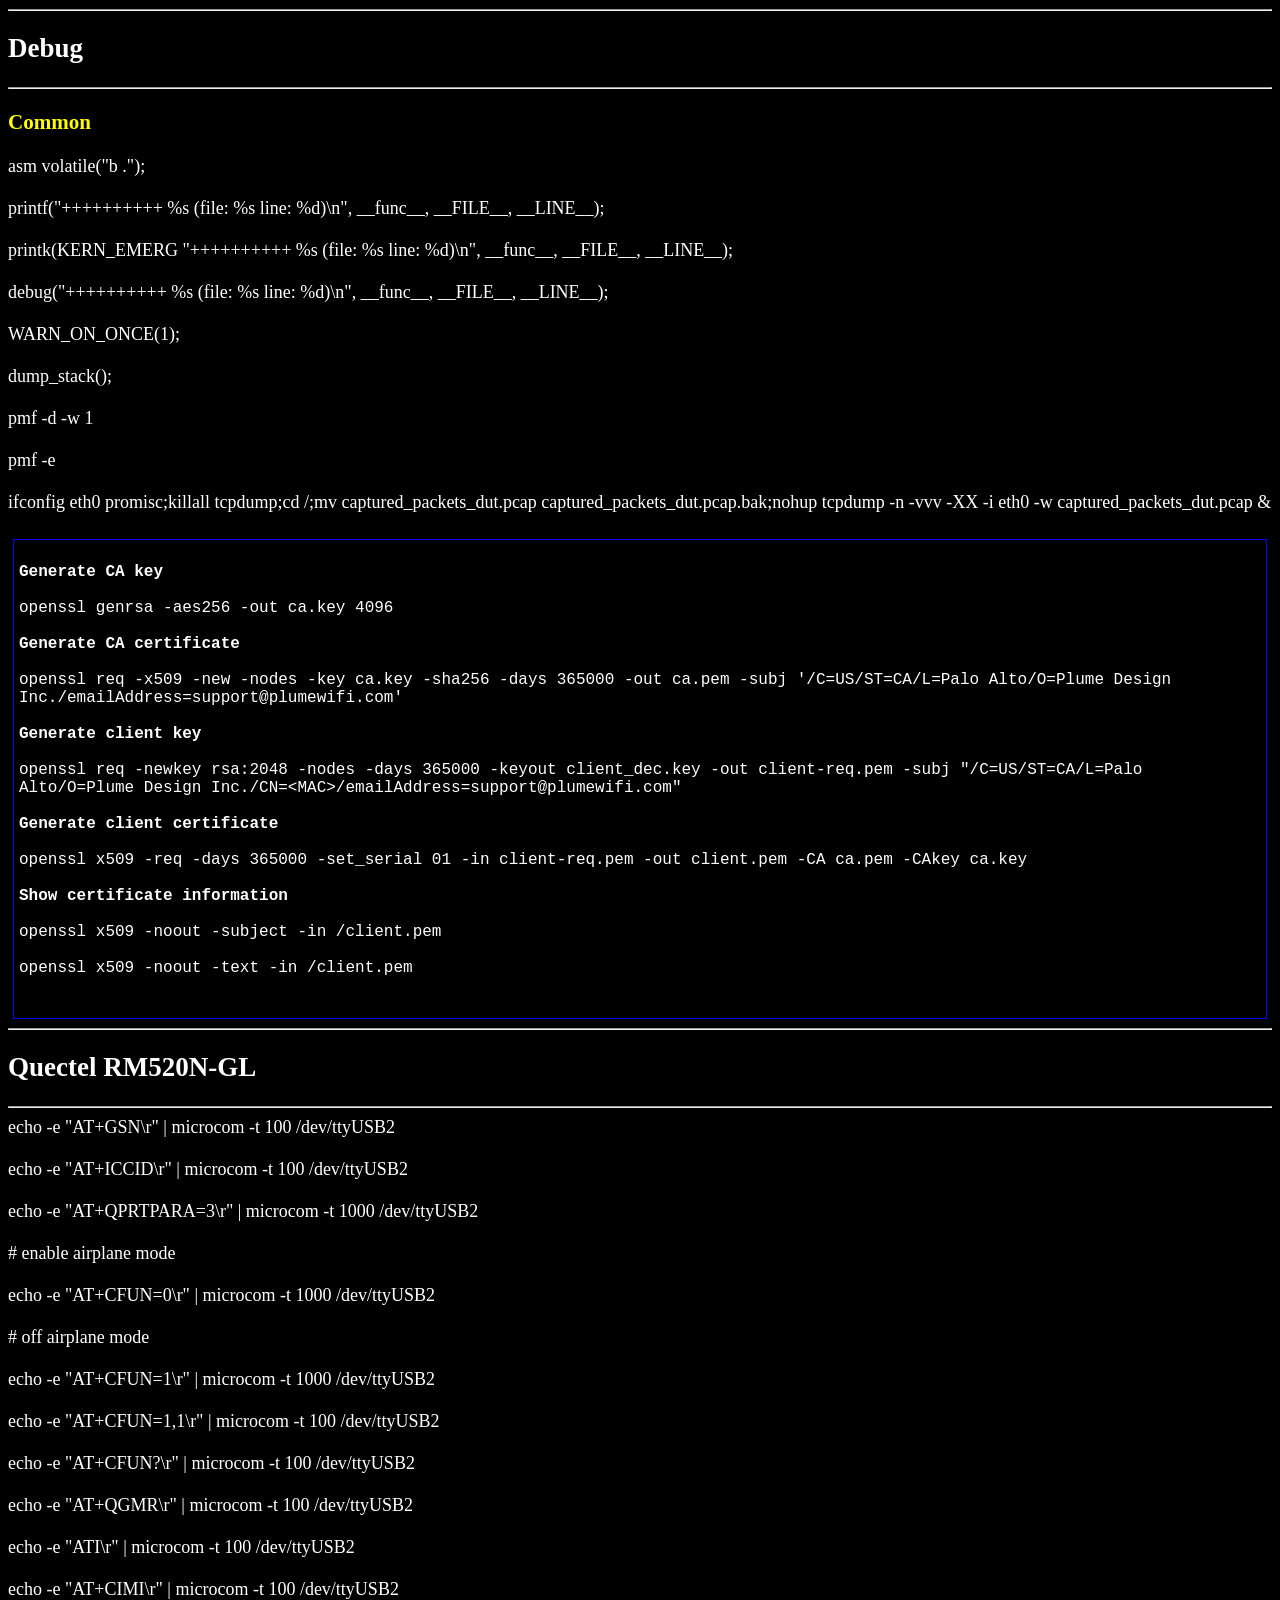
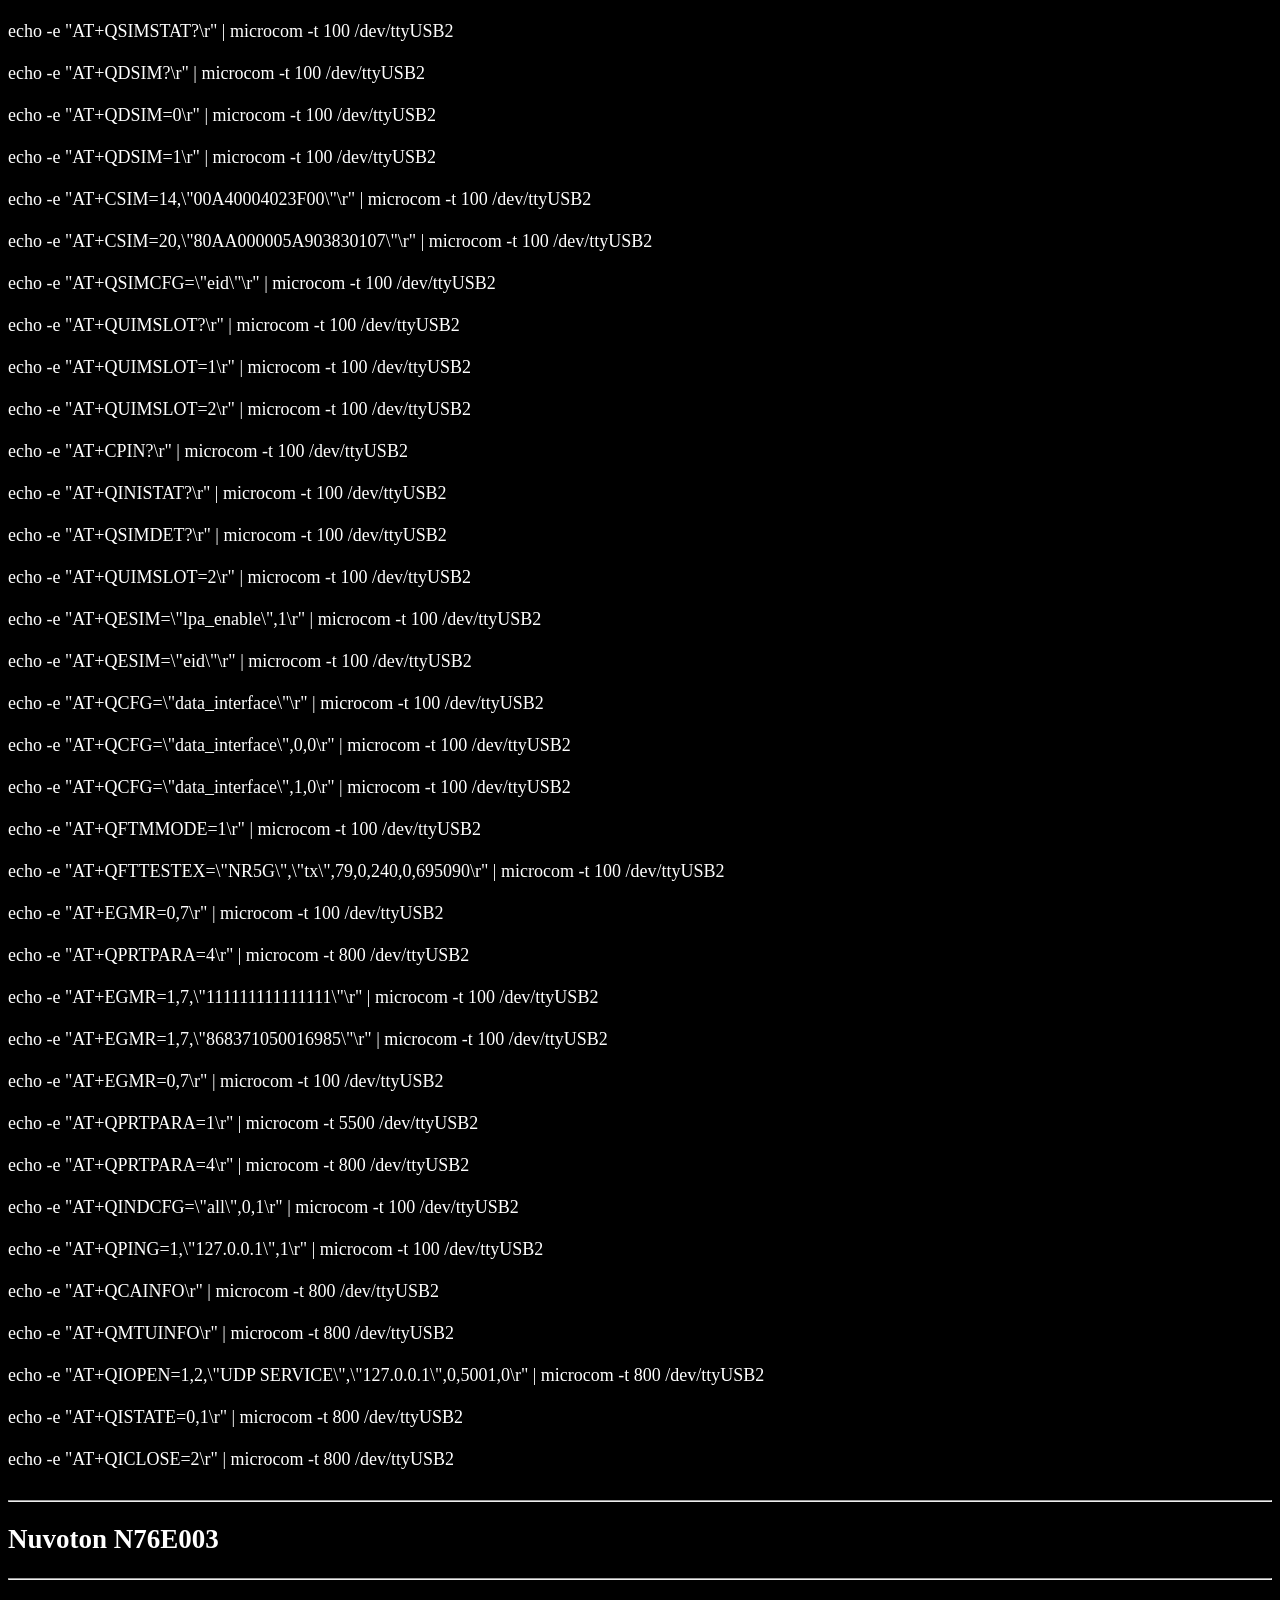
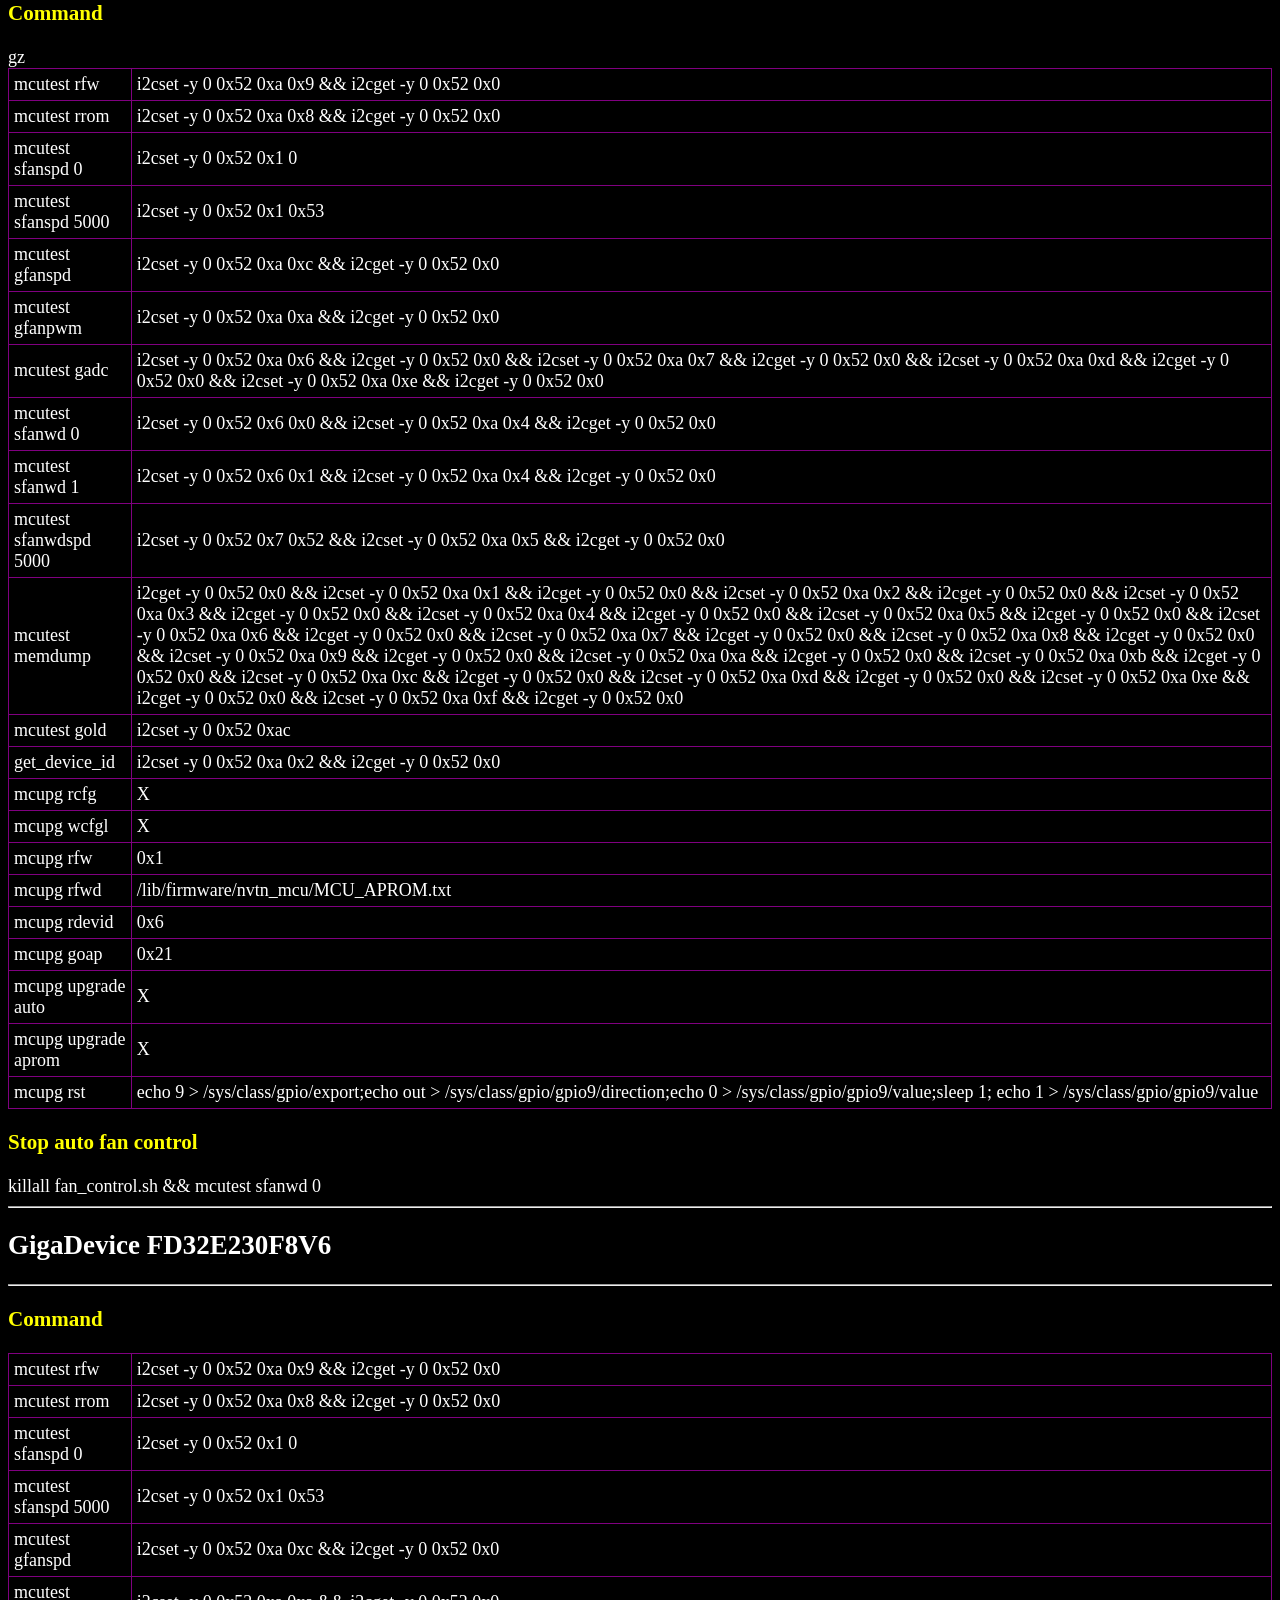
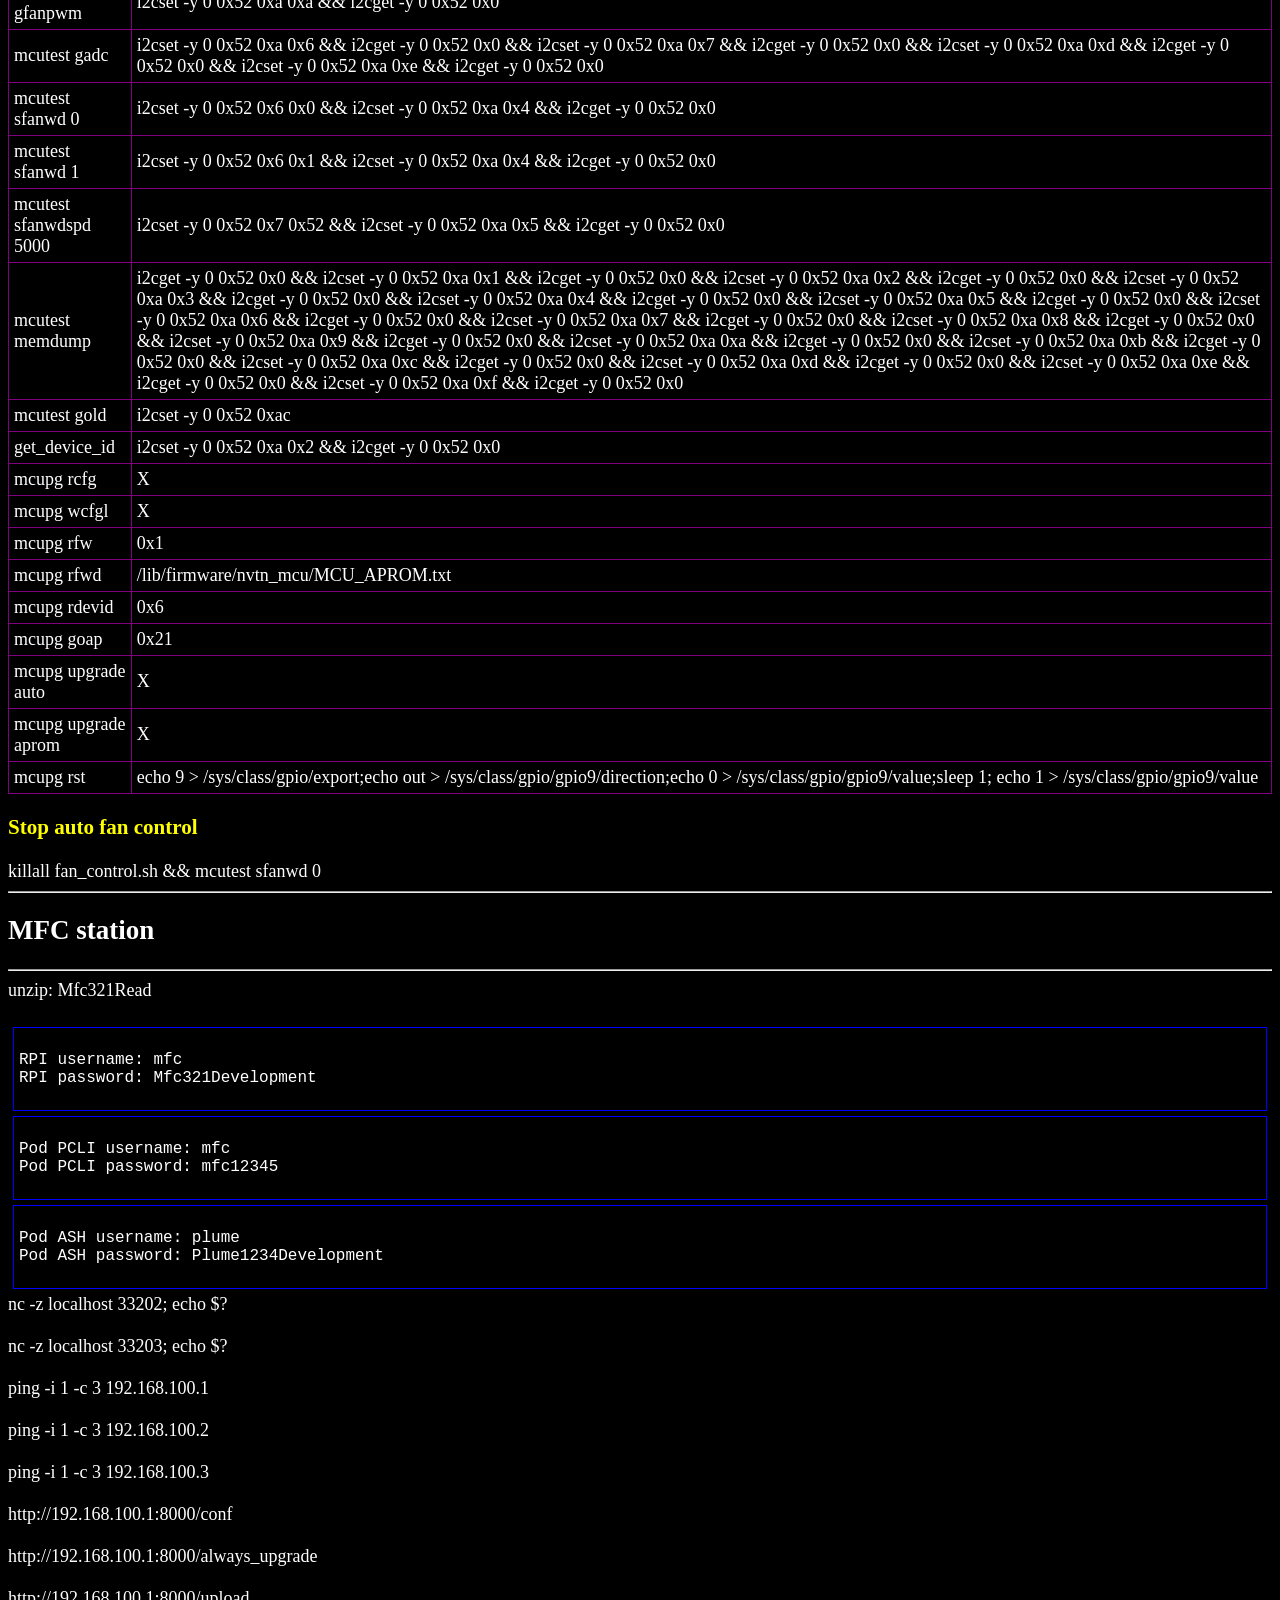
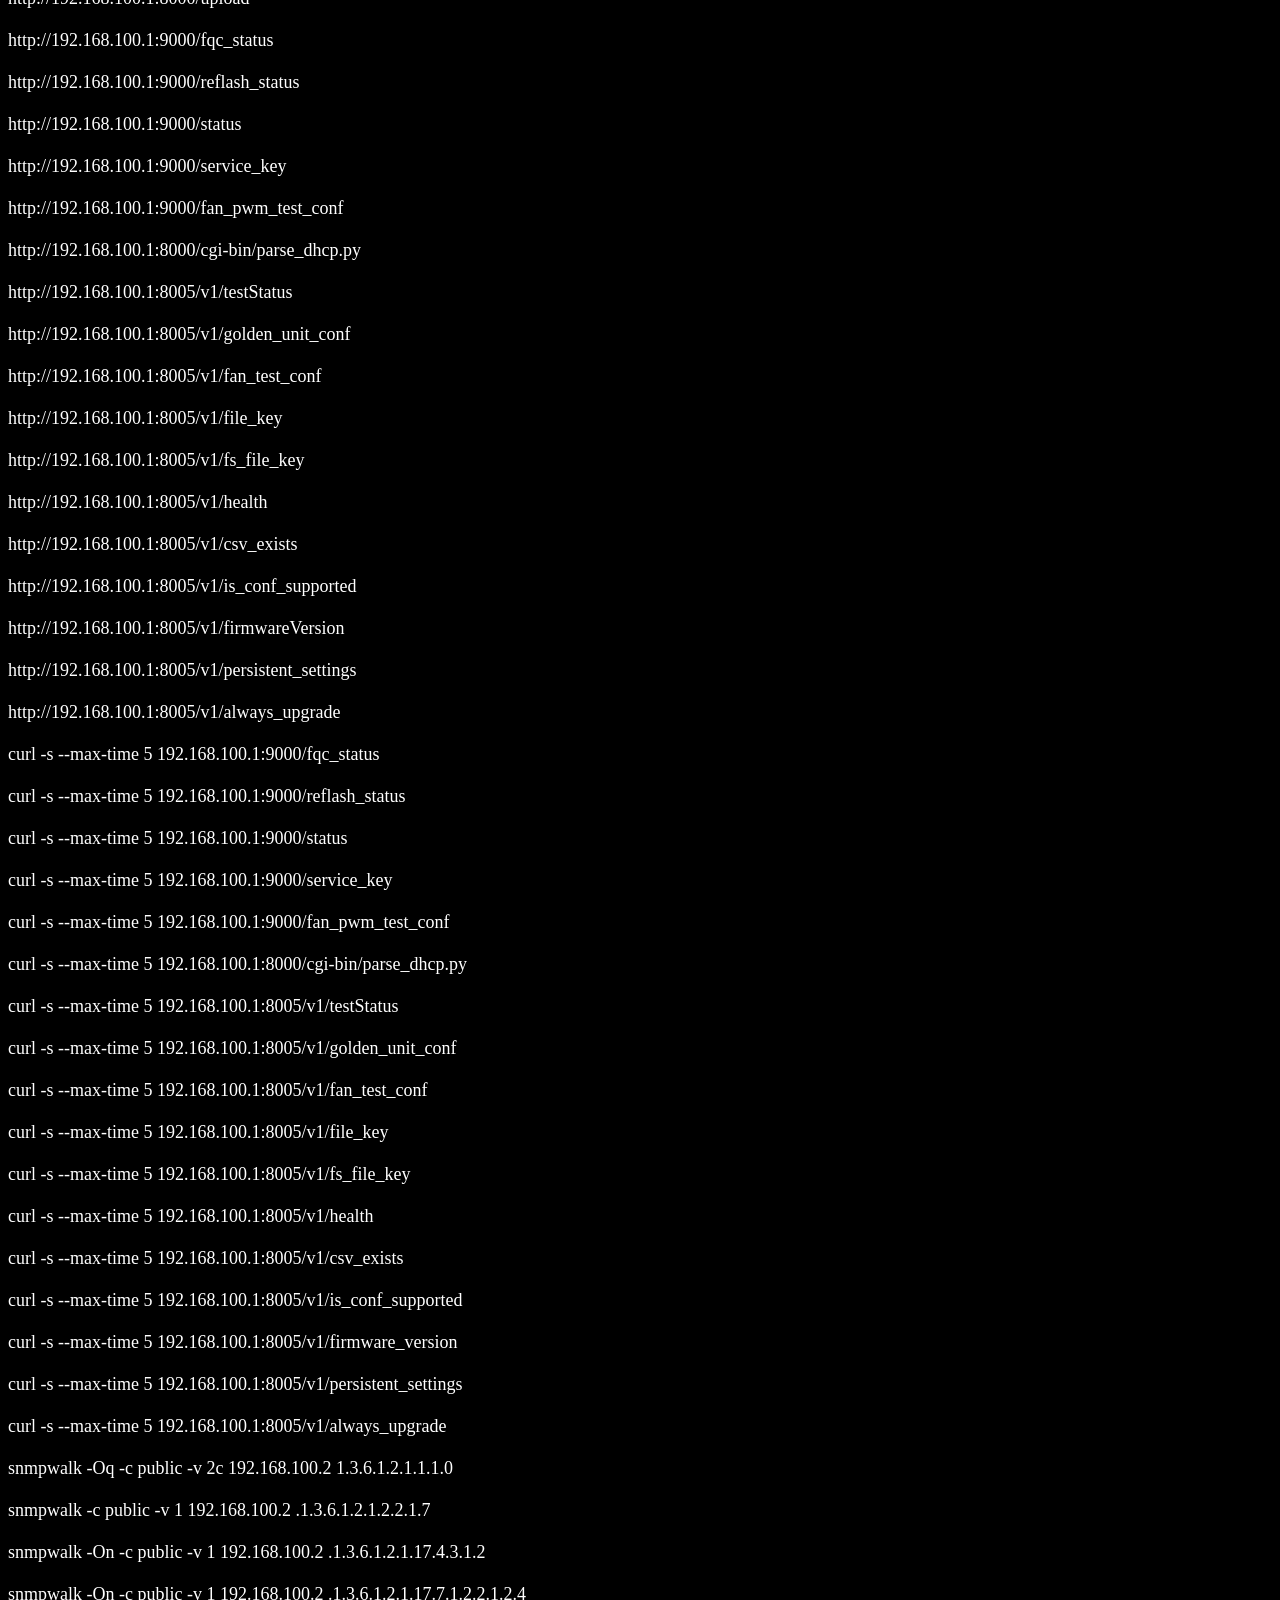
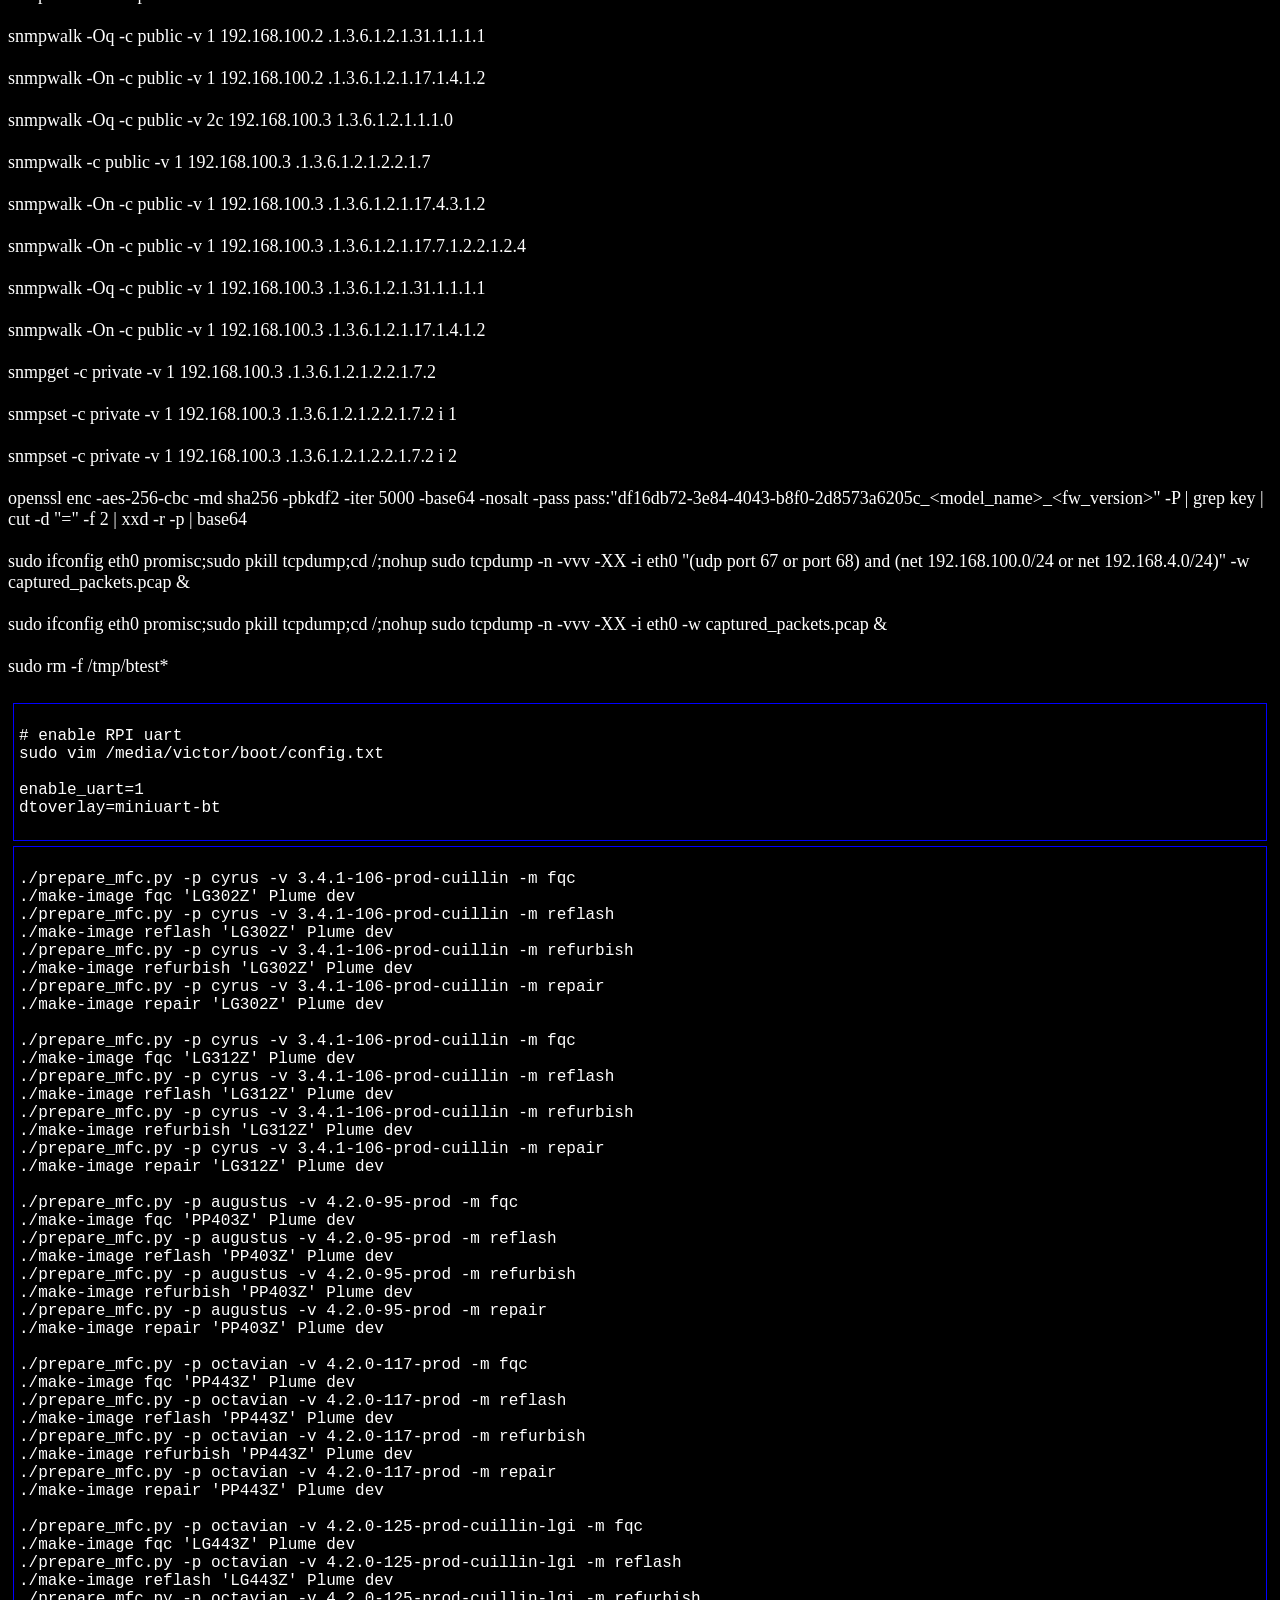
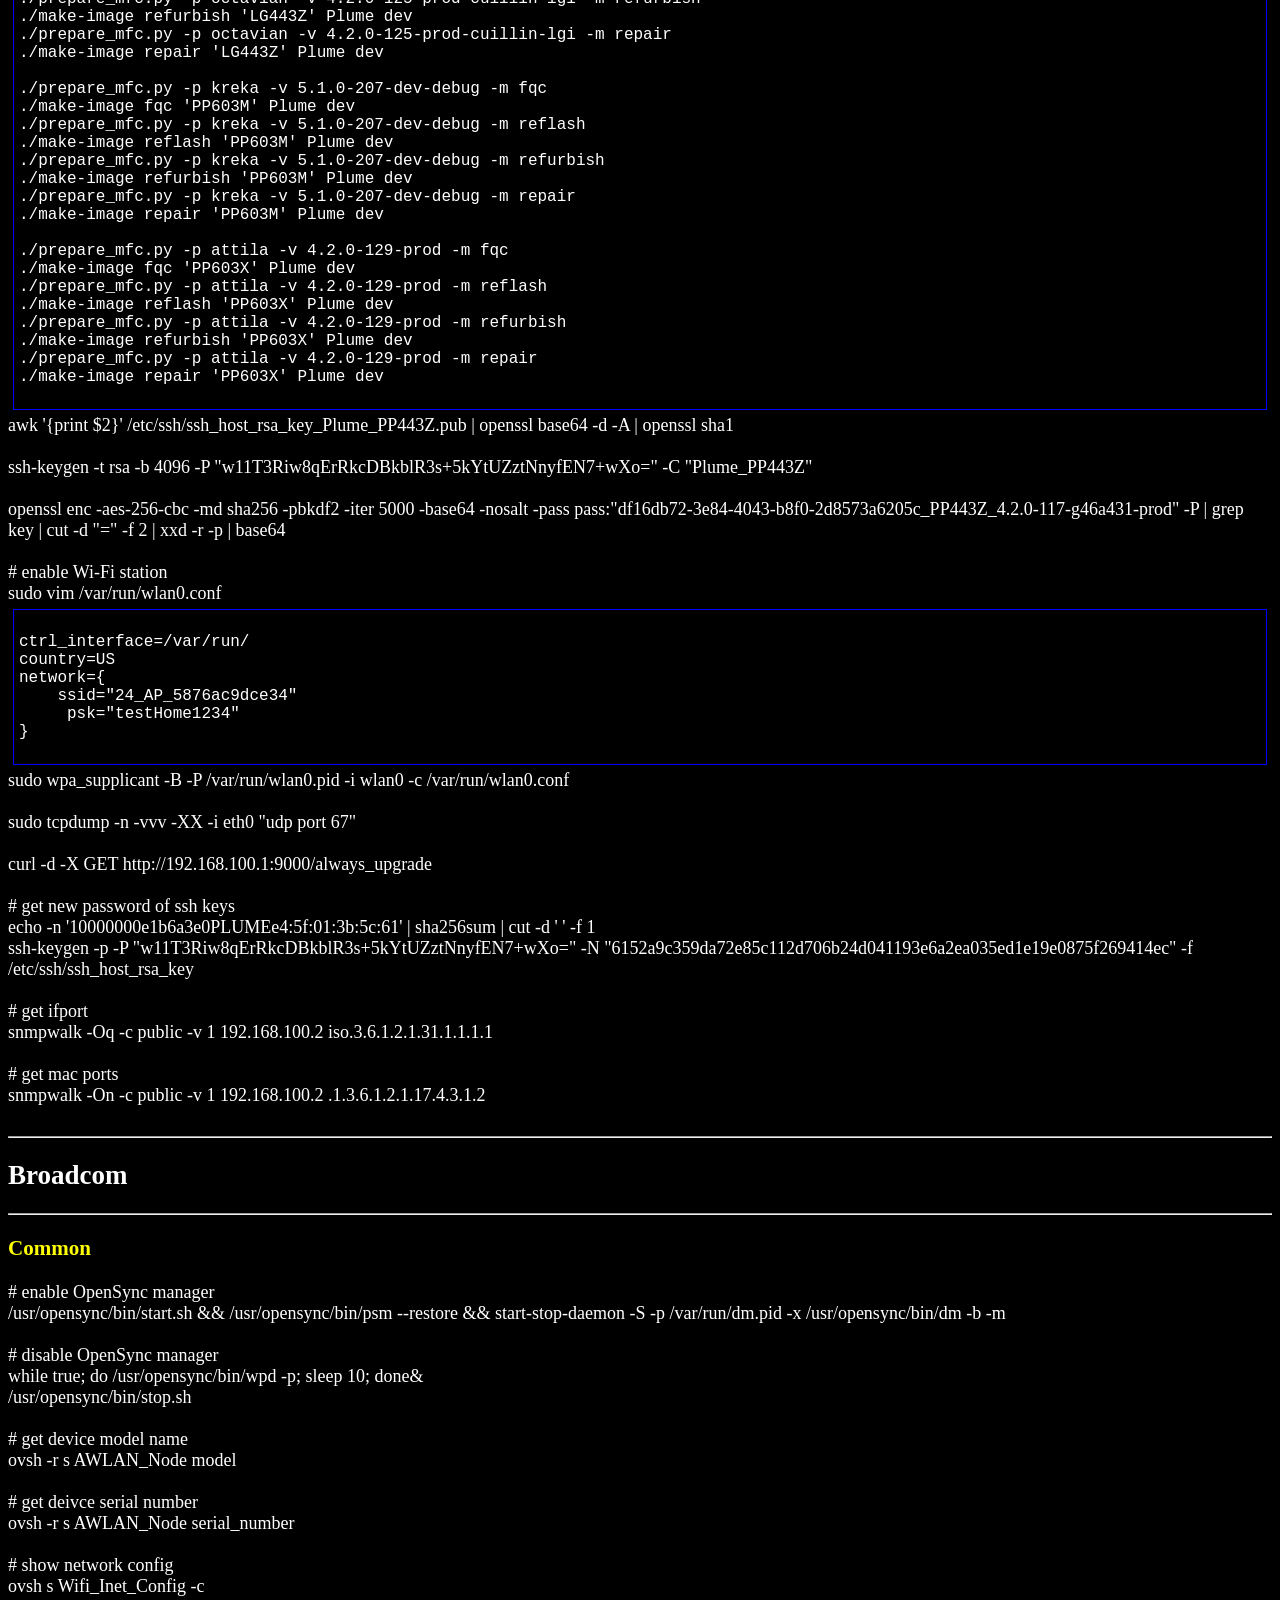
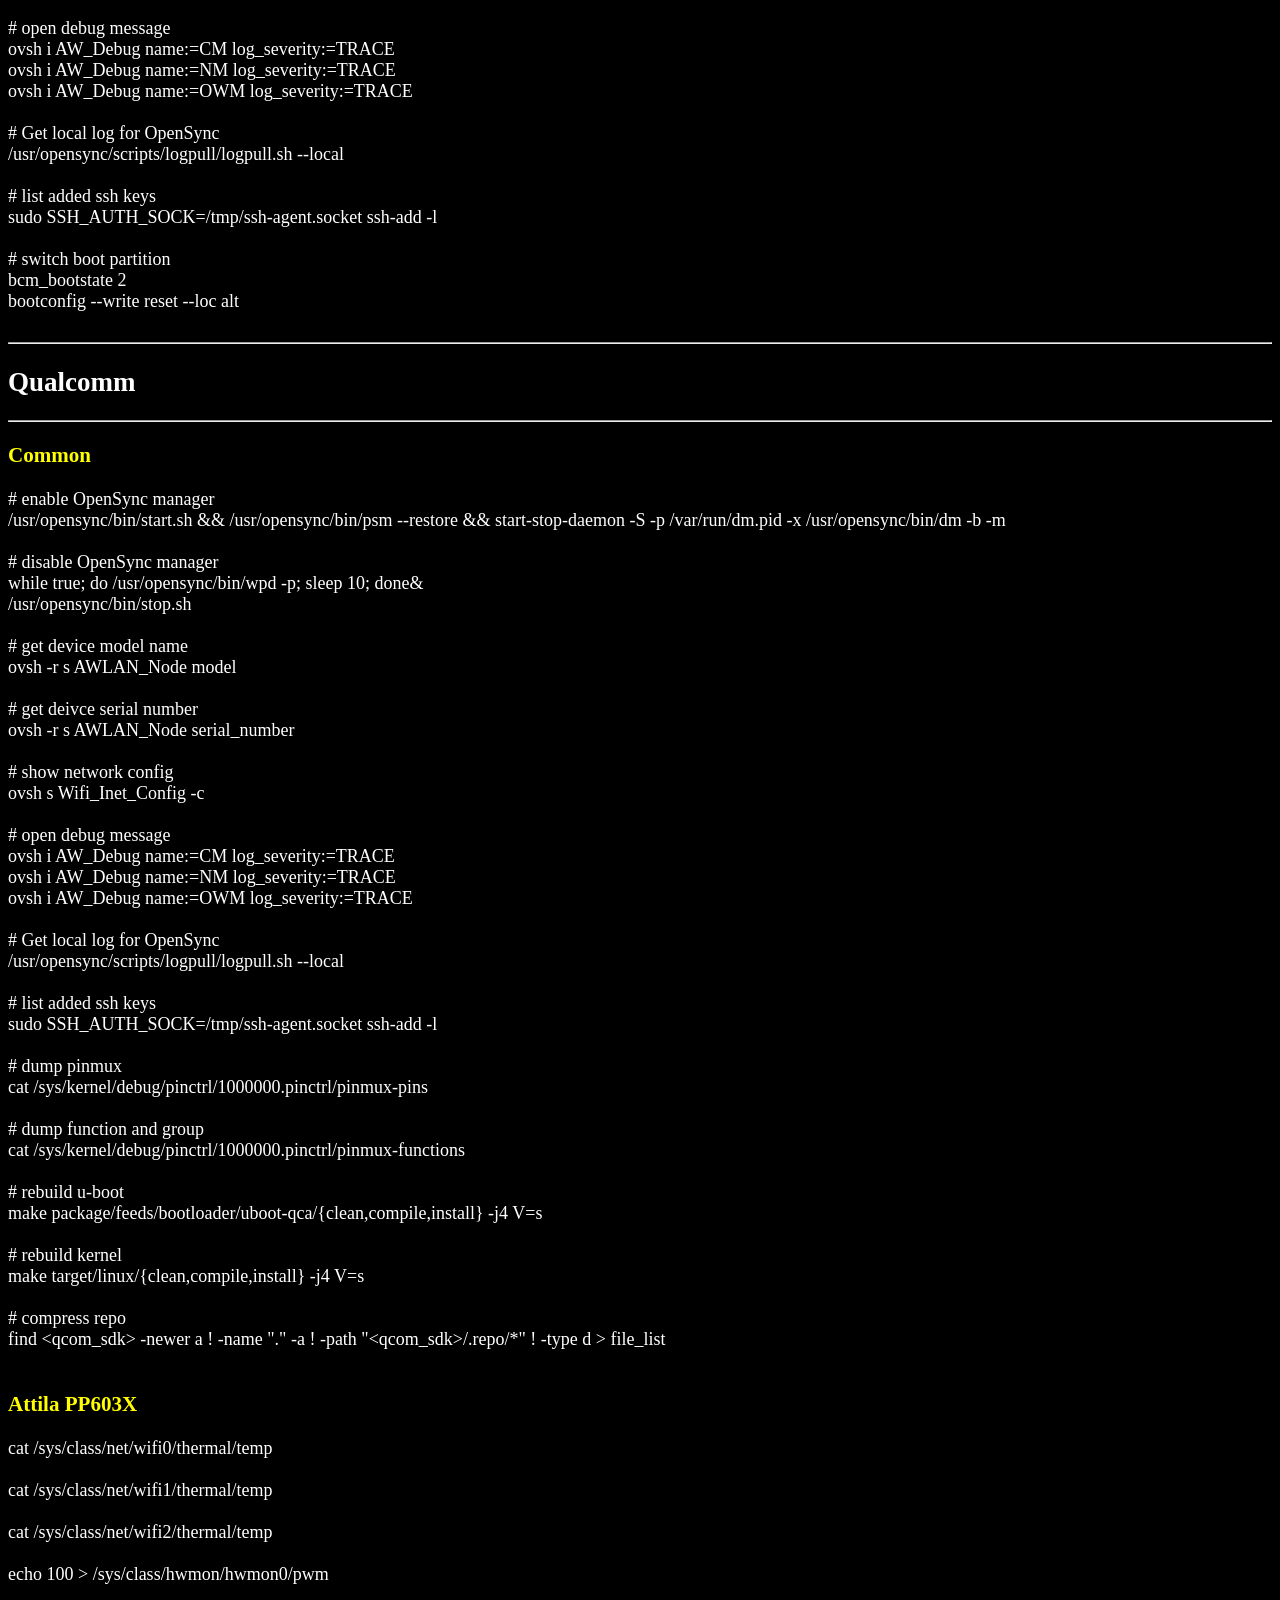
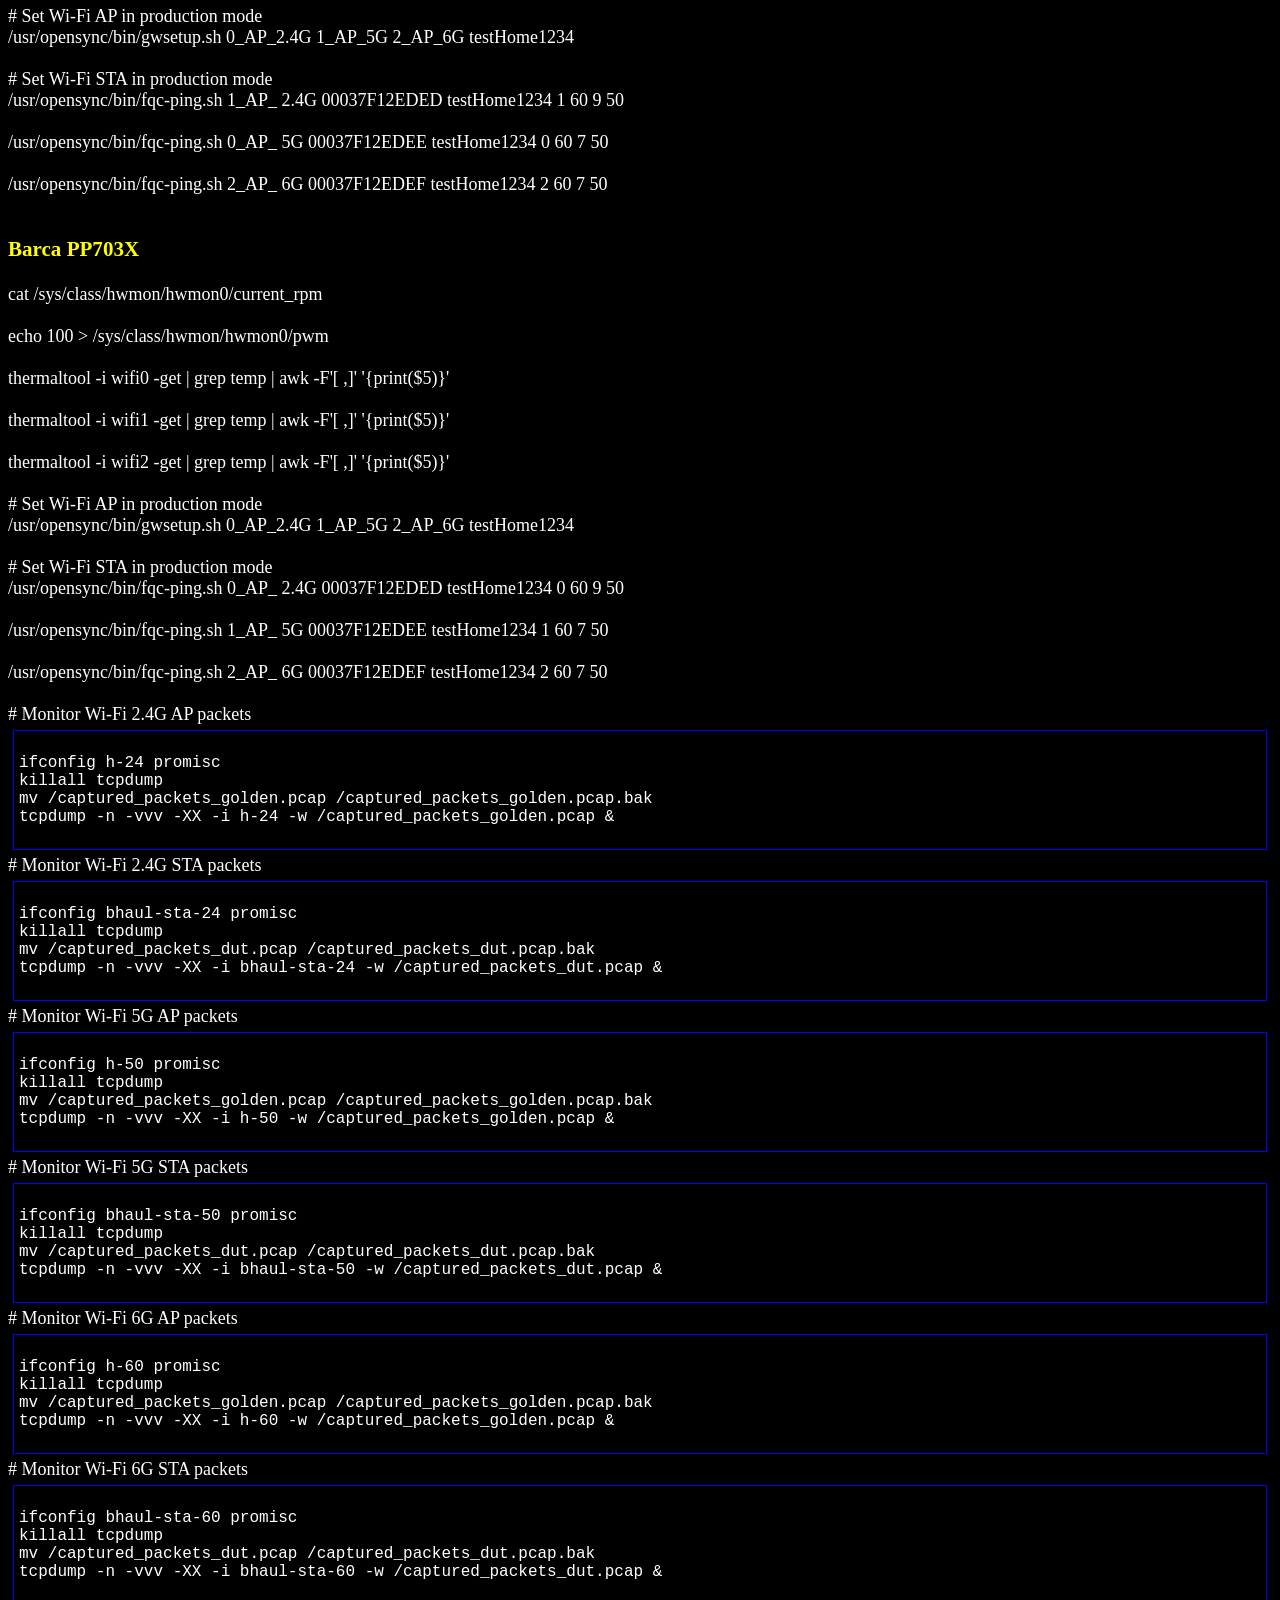
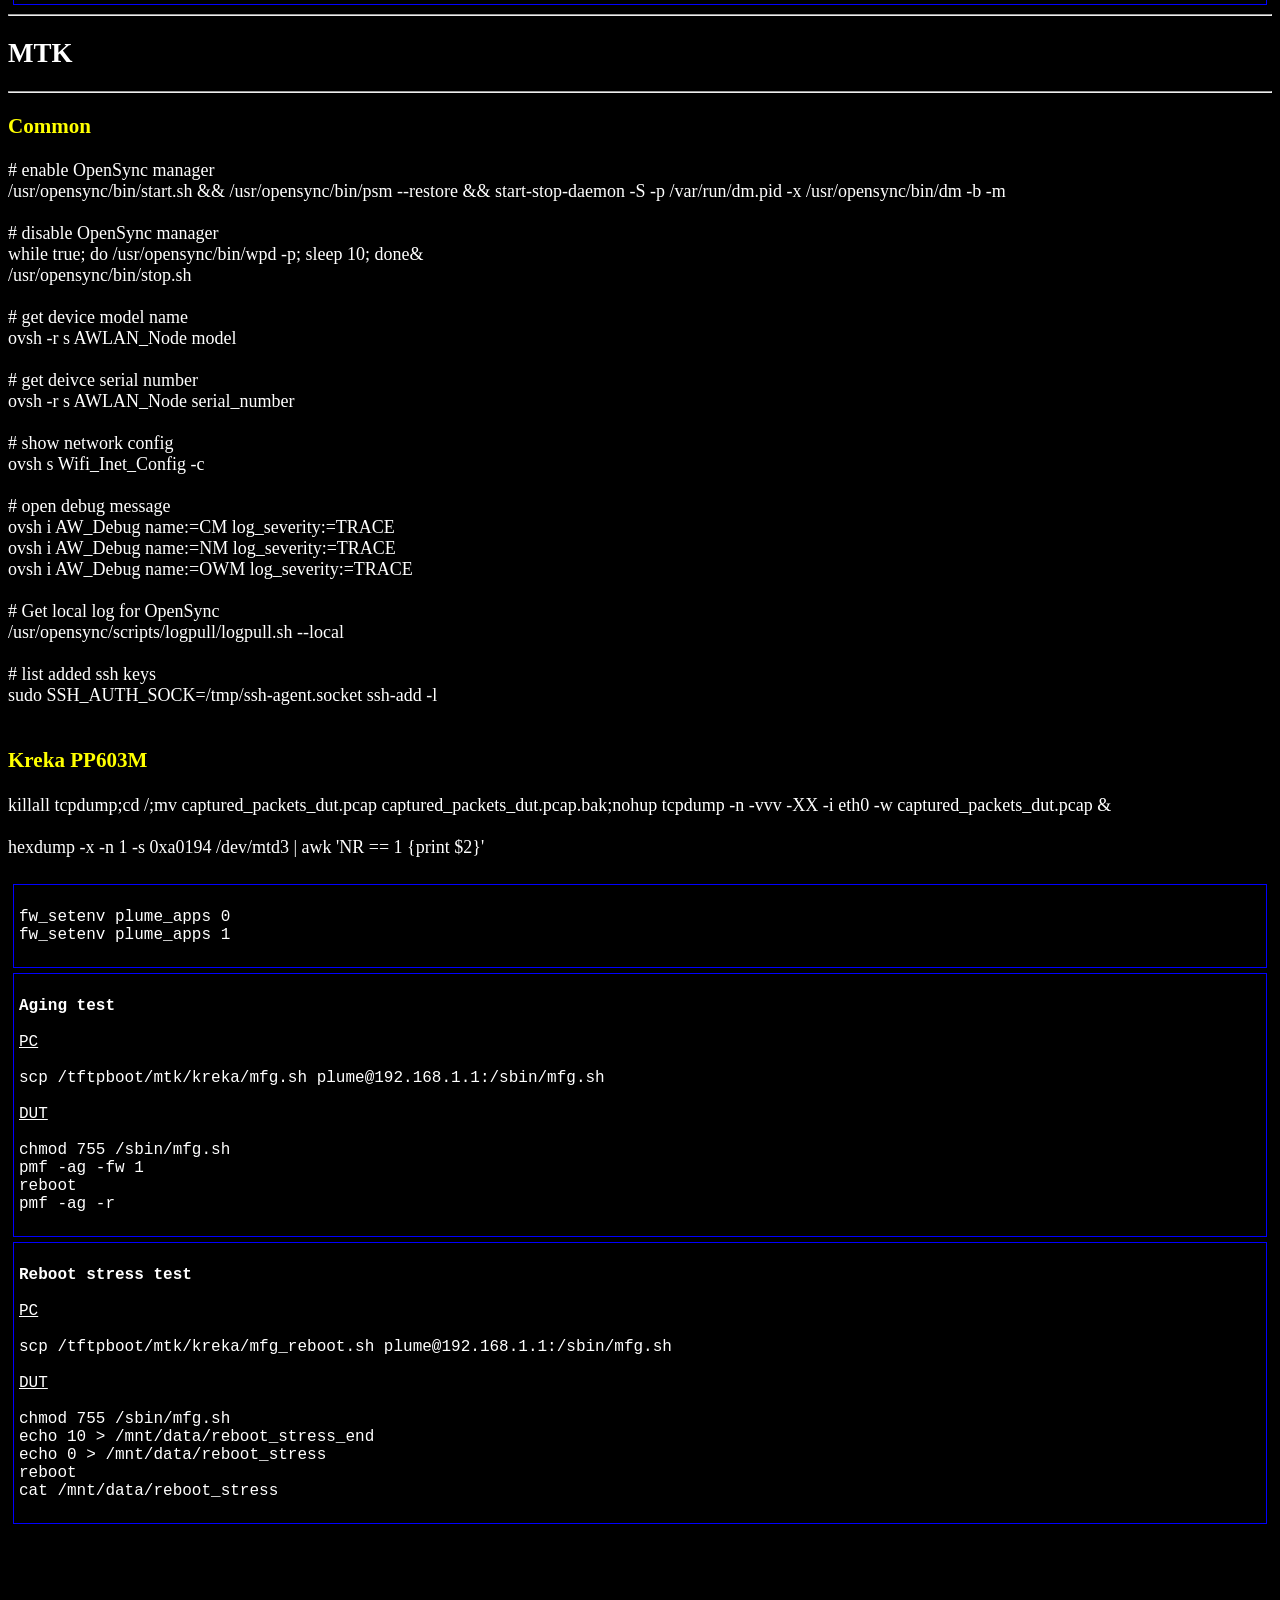
<file: ovonni/cheat.html>
<!DOCTYPE HTML>
<html>
<title>cheat</title>
<head>
    <meta http-equiv="Content-Type" content="text/html" charset="utf-8">
</head>
<style type="text/css">
    a:link{
        text-decoration:none;
        color:white;
    }
    a:visited {
        text-decoration:none;
        color:white;
    }
    a:hover {
        text-decoration:underline;
        background-color:white;
        color:black;
    }
    a:active {
        text-decoration:none;
        background-color:black;
        color:white;
    }
    table, th, td {
        border: 1px solid purple;
        border-collapse: collapse;
    }
    th, td {
        margin: 5px;
        padding: 5px;
    }
    code {
        border: 1px solid blue;
        margin: 5px;
        padding: 5px;
        display: block;
        white-space: pre-wrap;
    }
</style>
<body bgcolor="#000000" text="#FFFFFF"><font size="+1">
    <hr><h2><a id="debug">Debug</a></h2><hr>
    <h3><font color="yellow"><a id="debug_common">Common</a></font></h3>
        asm volatile("b .");<br><br>
        printf("++++++++++ %s (file: %s line: %d)\n", __func__, __FILE__, __LINE__);<br><br>
        printk(KERN_EMERG "++++++++++ %s (file: %s line: %d)\n", __func__, __FILE__, __LINE__);<br><br>
        debug("++++++++++ %s (file: %s line: %d)\n", __func__, __FILE__, __LINE__);<br><br>
        WARN_ON_ONCE(1);<br><br>
        dump_stack();<br><br>
        pmf -d -w 1<br><br>
        pmf -e<br><br>
        ifconfig eth0 promisc;killall tcpdump;cd /;mv captured_packets_dut.pcap captured_packets_dut.pcap.bak;nohup tcpdump -n -vvv -XX -i eth0 -w captured_packets_dut.pcap &<br><br>
        <code>
<b>Generate CA key</b><br>
openssl genrsa -aes256 -out ca.key 4096<br>
<b>Generate CA certificate</b><br>
openssl req -x509 -new -nodes -key ca.key -sha256 -days 365000 -out ca.pem -subj '/C=US/ST=CA/L=Palo Alto/O=Plume Design Inc./emailAddress=support@plumewifi.com'<br>
<b>Generate client key</b><br>
openssl req -newkey rsa:2048 -nodes -days 365000 -keyout client_dec.key -out client-req.pem -subj "/C=US/ST=CA/L=Palo Alto/O=Plume Design Inc./CN=&lt;MAC&gt;/emailAddress=support@plumewifi.com"<br>
<b>Generate client certificate</b><br>
openssl x509 -req -days 365000 -set_serial 01 -in client-req.pem -out client.pem -CA ca.pem -CAkey ca.key<br>
<b>Show certificate information</b><br>
openssl x509 -noout -subject -in /client.pem<br>
openssl x509 -noout -text -in /client.pem<br>
        </code>
    <hr><h2><a id="rm520ngl">Quectel RM520N-GL</a></h2><hr>
    echo -e "AT+GSN\r" | microcom -t 100 /dev/ttyUSB2<br><br>
    echo -e "AT+ICCID\r" | microcom -t 100 /dev/ttyUSB2<br><br>
    echo -e "AT+QPRTPARA=3\r" | microcom -t 1000 /dev/ttyUSB2<br><br>
    # enable airplane mode<br><br>
    echo -e "AT+CFUN=0\r" | microcom -t 1000 /dev/ttyUSB2<br><br>
    # off airplane mode<br><br>
    echo -e "AT+CFUN=1\r" | microcom -t 1000 /dev/ttyUSB2<br><br>
    echo -e "AT+CFUN=1,1\r" | microcom -t 100 /dev/ttyUSB2<br><br>
    echo -e "AT+CFUN?\r" | microcom -t 100 /dev/ttyUSB2<br><br>
    echo -e "AT+QGMR\r" | microcom -t 100 /dev/ttyUSB2<br><br>
    echo -e "ATI\r" | microcom -t 100 /dev/ttyUSB2<br><br>
    echo -e "AT+CIMI\r" | microcom -t 100 /dev/ttyUSB2<br><br>
    echo -e "AT+QSIMSTAT?\r" | microcom -t 100 /dev/ttyUSB2<br><br>
    echo -e "AT+QDSIM?\r" | microcom -t 100 /dev/ttyUSB2<br><br>
    echo -e "AT+QDSIM=0\r" | microcom -t 100 /dev/ttyUSB2<br><br>
    echo -e "AT+QDSIM=1\r" | microcom -t 100 /dev/ttyUSB2<br><br>
    echo -e "AT+CSIM=14,\"00A40004023F00\"\r" | microcom -t 100 /dev/ttyUSB2<br><br>
    echo -e "AT+CSIM=20,\"80AA000005A903830107\"\r" | microcom -t 100 /dev/ttyUSB2<br><br>
    echo -e "AT+QSIMCFG=\"eid\"\r" | microcom -t 100 /dev/ttyUSB2<br><br>
    echo -e "AT+QUIMSLOT?\r" | microcom -t 100 /dev/ttyUSB2<br><br>
    echo -e "AT+QUIMSLOT=1\r" | microcom -t 100 /dev/ttyUSB2<br><br>
    echo -e "AT+QUIMSLOT=2\r" | microcom -t 100 /dev/ttyUSB2<br><br>
    echo -e "AT+CPIN?\r" | microcom -t 100 /dev/ttyUSB2<br><br>
    echo -e "AT+QINISTAT?\r" | microcom -t 100 /dev/ttyUSB2<br><br>
    echo -e "AT+QSIMDET?\r" | microcom -t 100 /dev/ttyUSB2<br><br>
    echo -e "AT+QUIMSLOT=2\r" | microcom -t 100 /dev/ttyUSB2<br><br>
    echo -e "AT+QESIM=\"lpa_enable\",1\r" | microcom -t 100 /dev/ttyUSB2<br><br>
    echo -e "AT+QESIM=\"eid\"\r" | microcom -t 100 /dev/ttyUSB2<br><br>
    echo -e "AT+QCFG=\"data_interface\"\r" | microcom -t 100 /dev/ttyUSB2<br><br>
    echo -e "AT+QCFG=\"data_interface\",0,0\r" | microcom -t 100 /dev/ttyUSB2<br><br>
    echo -e "AT+QCFG=\"data_interface\",1,0\r" | microcom -t 100 /dev/ttyUSB2<br><br>
    echo -e "AT+QFTMMODE=1\r" | microcom -t 100 /dev/ttyUSB2<br><br>
    echo -e "AT+QFTTESTEX=\"NR5G\",\"tx\",79,0,240,0,695090\r" | microcom -t 100 /dev/ttyUSB2<br><br>
    echo -e "AT+EGMR=0,7\r" | microcom -t 100 /dev/ttyUSB2<br><br>
    echo -e "AT+QPRTPARA=4\r" | microcom -t 800 /dev/ttyUSB2<br><br>
    echo -e "AT+EGMR=1,7,\"111111111111111\"\r" | microcom -t 100 /dev/ttyUSB2<br><br>
    echo -e "AT+EGMR=1,7,\"868371050016985\"\r" | microcom -t 100 /dev/ttyUSB2<br><br>
    echo -e "AT+EGMR=0,7\r" | microcom -t 100 /dev/ttyUSB2<br><br>
    echo -e "AT+QPRTPARA=1\r" | microcom -t 5500 /dev/ttyUSB2<br><br>
    echo -e "AT+QPRTPARA=4\r" | microcom -t 800 /dev/ttyUSB2<br><br>
    echo -e "AT+QINDCFG=\"all\",0,1\r" | microcom -t 100 /dev/ttyUSB2<br><br>
    echo -e "AT+QPING=1,\"127.0.0.1\",1\r" | microcom -t 100 /dev/ttyUSB2<br><br>
    echo -e "AT+QCAINFO\r" | microcom -t 800 /dev/ttyUSB2<br><br>
    echo -e "AT+QMTUINFO\r" | microcom -t 800 /dev/ttyUSB2<br><br>
    echo -e "AT+QIOPEN=1,2,\"UDP SERVICE\",\"127.0.0.1\",0,5001,0\r" | microcom -t 800 /dev/ttyUSB2<br><br>
    echo -e "AT+QISTATE=0,1\r" | microcom -t 800 /dev/ttyUSB2<br><br>
    echo -e "AT+QICLOSE=2\r" | microcom -t 800 /dev/ttyUSB2<br><br>
    <hr><h2><a id="n76e003">Nuvoton N76E003</a></h2><hr>
    <h3><font color="yellow"><a id="n76e003_command">Command</a></font></h3>
        <table>
            <tr>
                <td>mcutest rfw</td>
                <td>i2cset -y 0 0x52 0xa 0x9 && i2cget -y 0 0x52 0x0</td>
            </tr>
            <tr>
                <td>mcutest rrom</td>
                <td>i2cset -y 0 0x52 0xa 0x8 && i2cget -y 0 0x52 0x0</td>
            </tr>
            <tr>
                <td>mcutest sfanspd 0</td>
                <td>i2cset -y 0 0x52 0x1 0</td>
            </tr>
            <tr>
                <td>mcutest sfanspd 5000</td>
                <td>i2cset -y 0 0x52 0x1 0x53</td>
            </tr>
            <tr>
                <td>mcutest gfanspd</td>
                <td>i2cset -y 0 0x52 0xa 0xc && i2cget -y 0 0x52 0x0</td>
            </tr>
            <tr>
                <td>mcutest gfanpwm</td>
                <td>i2cset -y 0 0x52 0xa 0xa && i2cget -y 0 0x52 0x0</td>
            </tr>
            <tr>
                <td>mcutest gadc</td>
                <td>i2cset -y 0 0x52 0xa 0x6 && i2cget -y 0 0x52 0x0 && i2cset -y 0 0x52 0xa 0x7 && i2cget -y 0 0x52 0x0 && i2cset -y 0 0x52 0xa 0xd && i2cget -y 0 0x52 0x0 && i2cset -y 0 0x52 0xa 0xe && i2cget -y 0 0x52 0x0</td>
            </tr>
            <tr>
                <td>mcutest sfanwd 0</td>
                <td>i2cset -y 0 0x52 0x6 0x0 && i2cset -y 0 0x52 0xa 0x4 && i2cget -y 0 0x52 0x0</td>
            </tr>
            <tr>
                <td>mcutest sfanwd 1</td>
                <td>i2cset -y 0 0x52 0x6 0x1 && i2cset -y 0 0x52 0xa 0x4 && i2cget -y 0 0x52 0x0</td>
            </tr>
            <tr>
                <td>mcutest sfanwdspd 5000</td>
                <td>i2cset -y 0 0x52 0x7 0x52 && i2cset -y 0 0x52 0xa 0x5 && i2cget -y 0 0x52 0x0</td>
            </tr>
            <tr>
                <td>mcutest memdump</td>
                <td>i2cget -y 0 0x52 0x0 && i2cset -y 0 0x52 0xa 0x1 && i2cget -y 0 0x52 0x0 && i2cset -y 0 0x52 0xa 0x2 && i2cget -y 0 0x52 0x0 && i2cset -y 0 0x52 0xa 0x3 && i2cget -y 0 0x52 0x0 && i2cset -y 0 0x52 0xa 0x4 && i2cget -y 0 0x52 0x0 && i2cset -y 0 0x52 0xa 0x5 && i2cget -y 0 0x52 0x0 && i2cset -y 0 0x52 0xa 0x6 && i2cget -y 0 0x52 0x0 && i2cset -y 0 0x52 0xa 0x7 && i2cget -y 0 0x52 0x0 && i2cset -y 0 0x52 0xa 0x8 && i2cget -y 0 0x52 0x0 && i2cset -y 0 0x52 0xa 0x9 && i2cget -y 0 0x52 0x0 && i2cset -y 0 0x52 0xa 0xa && i2cget -y 0 0x52 0x0 && i2cset -y 0 0x52 0xa 0xb && i2cget -y 0 0x52 0x0 && i2cset -y 0 0x52 0xa 0xc && i2cget -y 0 0x52 0x0 && i2cset -y 0 0x52 0xa 0xd && i2cget -y 0 0x52 0x0 && i2cset -y 0 0x52 0xa 0xe && i2cget -y 0 0x52 0x0 && i2cset -y 0 0x52 0xa 0xf && i2cget -y 0 0x52 0x0</td>
            </tr>
            <tr>
                <td>mcutest gold</td>
                <td>i2cset -y 0 0x52 0xac</td>
            </tr>
            <tr>
                <td>get_device_id</td>
                <td>i2cset -y 0 0x52 0xa 0x2 && i2cget -y 0 0x52 0x0</td>
            </tr>gz
            <tr>
                <td>mcupg rcfg</td>
                <td>X</td>
            </tr>
            <tr>
                <td>mcupg wcfgl</td>
                <td>X</td>
            </tr>
            <tr>
                <td>mcupg rfw</td>
                <td>0x1</td>
            </tr>
            <tr>
                <td>mcupg rfwd</td>
                <td>/lib/firmware/nvtn_mcu/MCU_APROM.txt</td>
            </tr>
            <tr>
                <td>mcupg rdevid</td>
                <td>0x6</td>
            </tr>
            <tr>
                <td>mcupg goap</td>
                <td>0x21</td>
            </tr>
            <tr>
                <td>mcupg upgrade auto</td>
                <td>X</td>
            </tr>
            <tr>
                <td>mcupg upgrade aprom</td>
                <td>X</td>
            </tr>
            <tr>
                <td>mcupg rst</td>
                <td>echo 9 > /sys/class/gpio/export;echo out > /sys/class/gpio/gpio9/direction;echo 0 > /sys/class/gpio/gpio9/value;sleep 1; echo 1 > /sys/class/gpio/gpio9/value</td>
            </tr>
        </table>
        <h3><font color="yellow"><a id="n76e003_stop_fan_control">Stop auto fan control</a></font></h3>
        killall fan_control.sh && mcutest sfanwd 0
        <hr><h2><a id="gd32e230f8v6">GigaDevice FD32E230F8V6</a></h2><hr>
        <h3><font color="yellow"><a id="gd32e230f8v6_command">Command</a></font></h3>
            <table>
                <tr>
                    <td>mcutest rfw</td>
                    <td>i2cset -y 0 0x52 0xa 0x9 && i2cget -y 0 0x52 0x0</td>
                </tr>
                <tr>
                    <td>mcutest rrom</td>
                    <td>i2cset -y 0 0x52 0xa 0x8 && i2cget -y 0 0x52 0x0</td>
                </tr>
                <tr>
                    <td>mcutest sfanspd 0</td>
                    <td>i2cset -y 0 0x52 0x1 0</td>
                </tr>
                <tr>
                    <td>mcutest sfanspd 5000</td>
                    <td>i2cset -y 0 0x52 0x1 0x53</td>
                </tr>
                <tr>
                    <td>mcutest gfanspd</td>
                    <td>i2cset -y 0 0x52 0xa 0xc && i2cget -y 0 0x52 0x0</td>
                </tr>
                <tr>
                    <td>mcutest gfanpwm</td>
                    <td>i2cset -y 0 0x52 0xa 0xa && i2cget -y 0 0x52 0x0</td>
                </tr>
                <tr>
                    <td>mcutest gadc</td>
                    <td>i2cset -y 0 0x52 0xa 0x6 && i2cget -y 0 0x52 0x0 && i2cset -y 0 0x52 0xa 0x7 && i2cget -y 0 0x52 0x0 && i2cset -y 0 0x52 0xa 0xd && i2cget -y 0 0x52 0x0 && i2cset -y 0 0x52 0xa 0xe && i2cget -y 0 0x52 0x0</td>
                </tr>
                <tr>
                    <td>mcutest sfanwd 0</td>
                    <td>i2cset -y 0 0x52 0x6 0x0 && i2cset -y 0 0x52 0xa 0x4 && i2cget -y 0 0x52 0x0</td>
                </tr>
                <tr>
                    <td>mcutest sfanwd 1</td>
                    <td>i2cset -y 0 0x52 0x6 0x1 && i2cset -y 0 0x52 0xa 0x4 && i2cget -y 0 0x52 0x0</td>
                </tr>
                <tr>
                    <td>mcutest sfanwdspd 5000</td>
                    <td>i2cset -y 0 0x52 0x7 0x52 && i2cset -y 0 0x52 0xa 0x5 && i2cget -y 0 0x52 0x0</td>
                </tr>
                <tr>
                    <td>mcutest memdump</td>
                    <td>i2cget -y 0 0x52 0x0 && i2cset -y 0 0x52 0xa 0x1 && i2cget -y 0 0x52 0x0 && i2cset -y 0 0x52 0xa 0x2 && i2cget -y 0 0x52 0x0 && i2cset -y 0 0x52 0xa 0x3 && i2cget -y 0 0x52 0x0 && i2cset -y 0 0x52 0xa 0x4 && i2cget -y 0 0x52 0x0 && i2cset -y 0 0x52 0xa 0x5 && i2cget -y 0 0x52 0x0 && i2cset -y 0 0x52 0xa 0x6 && i2cget -y 0 0x52 0x0 && i2cset -y 0 0x52 0xa 0x7 && i2cget -y 0 0x52 0x0 && i2cset -y 0 0x52 0xa 0x8 && i2cget -y 0 0x52 0x0 && i2cset -y 0 0x52 0xa 0x9 && i2cget -y 0 0x52 0x0 && i2cset -y 0 0x52 0xa 0xa && i2cget -y 0 0x52 0x0 && i2cset -y 0 0x52 0xa 0xb && i2cget -y 0 0x52 0x0 && i2cset -y 0 0x52 0xa 0xc && i2cget -y 0 0x52 0x0 && i2cset -y 0 0x52 0xa 0xd && i2cget -y 0 0x52 0x0 && i2cset -y 0 0x52 0xa 0xe && i2cget -y 0 0x52 0x0 && i2cset -y 0 0x52 0xa 0xf && i2cget -y 0 0x52 0x0</td>
                </tr>
                <tr>
                    <td>mcutest gold</td>
                    <td>i2cset -y 0 0x52 0xac</td>
                </tr>
                <tr>
                    <td>get_device_id</td>
                    <td>i2cset -y 0 0x52 0xa 0x2 && i2cget -y 0 0x52 0x0</td>
                </tr>
                <tr>
                    <td>mcupg rcfg</td>
                    <td>X</td>
                </tr>
                <tr>
                    <td>mcupg wcfgl</td>
                    <td>X</td>
                </tr>
                <tr>
                    <td>mcupg rfw</td>
                    <td>0x1</td>
                </tr>
                <tr>
                    <td>mcupg rfwd</td>
                    <td>/lib/firmware/nvtn_mcu/MCU_APROM.txt</td>
                </tr>
                <tr>
                    <td>mcupg rdevid</td>
                    <td>0x6</td>
                </tr>
                <tr>
                    <td>mcupg goap</td>
                    <td>0x21</td>
                </tr>
                <tr>
                    <td>mcupg upgrade auto</td>
                    <td>X</td>
                </tr>
                <tr>
                    <td>mcupg upgrade aprom</td>
                    <td>X</td>
                </tr>
                <tr>
                    <td>mcupg rst</td>
                    <td>echo 9 > /sys/class/gpio/export;echo out > /sys/class/gpio/gpio9/direction;echo 0 > /sys/class/gpio/gpio9/value;sleep 1; echo 1 > /sys/class/gpio/gpio9/value</td>
                </tr>
            </table>
            <h3><font color="yellow"><a id="gd32e230f8v6_stop_fan_control">Stop auto fan control</a></font></h3>
            killall fan_control.sh && mcutest sfanwd 0
        <hr><h2><a id="mfc">MFC station</a></h2><hr>
        unzip: Mfc321Read<br><br>
        <code>
RPI username: mfc
RPI password: Mfc321Development
        </code>
        <code>
Pod PCLI username: mfc
Pod PCLI password: mfc12345
        </code>
        <code>
Pod ASH username: plume
Pod ASH password: Plume1234Development
        </code>
        nc -z localhost 33202; echo $?<br><br>
        nc -z localhost 33203; echo $?<br><br>
        ping -i 1 -c 3 192.168.100.1<br><br>
        ping -i 1 -c 3 192.168.100.2<br><br>
        ping -i 1 -c 3 192.168.100.3<br><br>
        <a href="http://192.168.100.1:8000/conf">http://192.168.100.1:8000/conf</a><br><br>
        <a href="http://192.168.100.1:8000/always_upgrade">http://192.168.100.1:8000/always_upgrade</a><br><br>
        <a href="http://192.168.100.1:8000/upload">http://192.168.100.1:8000/upload</a><br><br>
        <a href="http://192.168.100.1:9000/fqc_status">http://192.168.100.1:9000/fqc_status</a><br><br>
        <a href="http://192.168.100.1:9000/reflash_status">http://192.168.100.1:9000/reflash_status</a><br><br>
        <a href="http://192.168.100.1:9000/status">http://192.168.100.1:9000/status</a><br><br>
        <a href="http://192.168.100.1:9000/service_key">http://192.168.100.1:9000/service_key</a><br><br>
        <a href="http://192.168.100.1:9000/fan_pwm_test_conf">http://192.168.100.1:9000/fan_pwm_test_conf</a><br><br>
        <a href="http://192.168.100.1:8000/cgi-bin/parse_dhcp.py">http://192.168.100.1:8000/cgi-bin/parse_dhcp.py</a><br><br>
        <a href="http://192.168.100.1:8005/v1/testStatus">http://192.168.100.1:8005/v1/testStatus</a><br><br>
        <a href="http://192.168.100.1:8005/v1/golden_unit_conf">http://192.168.100.1:8005/v1/golden_unit_conf</a><br><br>
        <a href="http://192.168.100.1:8005/v1/fan_test_conf">http://192.168.100.1:8005/v1/fan_test_conf</a><br><br>
        <a href="http://192.168.100.1:8005/v1/file_key">http://192.168.100.1:8005/v1/file_key</a><br><br>
        <a href="http://192.168.100.1:8005/v1/fs_file_key">http://192.168.100.1:8005/v1/fs_file_key</a><br><br>
        <a href="http://192.168.100.1:8005/v1/health">http://192.168.100.1:8005/v1/health</a><br><br>
        <a href="http://192.168.100.1:8005/v1/csv_exists">http://192.168.100.1:8005/v1/csv_exists</a><br><br>
        <a href="http://192.168.100.1:8005/v1/is_conf_supported">http://192.168.100.1:8005/v1/is_conf_supported</a><br><br>
        <a href="http://192.168.100.1:8005/v1/firmwareVersion">http://192.168.100.1:8005/v1/firmwareVersion</a><br><br>
        <a href="http://192.168.100.1:8005/v1/persistent_settings">http://192.168.100.1:8005/v1/persistent_settings</a><br><br>
        <a href="http://192.168.100.1:8005/v1/always_upgrade">http://192.168.100.1:8005/v1/always_upgrade</a><br><br>
        curl -s --max-time 5 192.168.100.1:9000/fqc_status<br><br>
        curl -s --max-time 5 192.168.100.1:9000/reflash_status<br><br>
        curl -s --max-time 5 192.168.100.1:9000/status<br><br>
        curl -s --max-time 5 192.168.100.1:9000/service_key<br><br>
        curl -s --max-time 5 192.168.100.1:9000/fan_pwm_test_conf<br><br>
        curl -s --max-time 5 192.168.100.1:8000/cgi-bin/parse_dhcp.py<br><br>
        curl -s --max-time 5 192.168.100.1:8005/v1/testStatus<br><br>
        curl -s --max-time 5 192.168.100.1:8005/v1/golden_unit_conf<br><br>
        curl -s --max-time 5 192.168.100.1:8005/v1/fan_test_conf<br><br>
        curl -s --max-time 5 192.168.100.1:8005/v1/file_key<br><br>
        curl -s --max-time 5 192.168.100.1:8005/v1/fs_file_key<br><br>
        curl -s --max-time 5 192.168.100.1:8005/v1/health<br><br>
        curl -s --max-time 5 192.168.100.1:8005/v1/csv_exists<br><br>
        curl -s --max-time 5 192.168.100.1:8005/v1/is_conf_supported<br><br>
        curl -s --max-time 5 192.168.100.1:8005/v1/firmware_version<br><br>
        curl -s --max-time 5 192.168.100.1:8005/v1/persistent_settings<br><br>
        curl -s --max-time 5 192.168.100.1:8005/v1/always_upgrade<br><br>
        snmpwalk -Oq -c public -v 2c 192.168.100.2 1.3.6.1.2.1.1.1.0<br><br>
        snmpwalk -c public -v 1 192.168.100.2 .1.3.6.1.2.1.2.2.1.7<br><br>
        snmpwalk -On -c public -v 1 192.168.100.2 .1.3.6.1.2.1.17.4.3.1.2<br><br>
        snmpwalk -On -c public -v 1 192.168.100.2 .1.3.6.1.2.1.17.7.1.2.2.1.2.4<br><br>
        snmpwalk -Oq -c public -v 1 192.168.100.2 .1.3.6.1.2.1.31.1.1.1.1<br><br>
        snmpwalk -On -c public -v 1 192.168.100.2 .1.3.6.1.2.1.17.1.4.1.2<br><br>
        snmpwalk -Oq -c public -v 2c 192.168.100.3 1.3.6.1.2.1.1.1.0<br><br>
        snmpwalk -c public -v 1 192.168.100.3 .1.3.6.1.2.1.2.2.1.7<br><br>
        snmpwalk -On -c public -v 1 192.168.100.3 .1.3.6.1.2.1.17.4.3.1.2<br><br>
        snmpwalk -On -c public -v 1 192.168.100.3 .1.3.6.1.2.1.17.7.1.2.2.1.2.4<br><br>
        snmpwalk -Oq -c public -v 1 192.168.100.3 .1.3.6.1.2.1.31.1.1.1.1<br><br>
        snmpwalk -On -c public -v 1 192.168.100.3 .1.3.6.1.2.1.17.1.4.1.2<br><br>
        snmpget -c private -v 1 192.168.100.3 .1.3.6.1.2.1.2.2.1.7.2<br><br>
        snmpset -c private -v 1 192.168.100.3 .1.3.6.1.2.1.2.2.1.7.2 i 1<br><br>
        snmpset -c private -v 1 192.168.100.3 .1.3.6.1.2.1.2.2.1.7.2 i 2<br><br>
        openssl enc -aes-256-cbc -md sha256 -pbkdf2 -iter 5000 -base64 -nosalt -pass pass:&quot;df16db72-3e84-4043-b8f0-2d8573a6205c_&lt;model_name&gt;_&lt;fw_version&gt;&quot; -P | grep key | cut -d "=" -f 2 | xxd -r -p | base64<br><br>
        sudo ifconfig eth0 promisc;sudo pkill tcpdump;cd /;nohup sudo tcpdump -n -vvv -XX -i eth0 "(udp port 67 or port 68) and (net 192.168.100.0/24 or net 192.168.4.0/24)" -w captured_packets.pcap &<br><br>
        sudo ifconfig eth0 promisc;sudo pkill tcpdump;cd /;nohup sudo tcpdump -n -vvv -XX -i eth0 -w captured_packets.pcap &<br><br>
        sudo rm -f /tmp/btest*<br><br>
        <code>
# enable RPI uart
sudo vim /media/victor/boot/config.txt

enable_uart=1
dtoverlay=miniuart-bt
        </code>
        <code>
./prepare_mfc.py -p cyrus -v 3.4.1-106-prod-cuillin -m fqc
./make-image fqc 'LG302Z' Plume dev
./prepare_mfc.py -p cyrus -v 3.4.1-106-prod-cuillin -m reflash
./make-image reflash 'LG302Z' Plume dev
./prepare_mfc.py -p cyrus -v 3.4.1-106-prod-cuillin -m refurbish
./make-image refurbish 'LG302Z' Plume dev
./prepare_mfc.py -p cyrus -v 3.4.1-106-prod-cuillin -m repair
./make-image repair 'LG302Z' Plume dev

./prepare_mfc.py -p cyrus -v 3.4.1-106-prod-cuillin -m fqc
./make-image fqc 'LG312Z' Plume dev
./prepare_mfc.py -p cyrus -v 3.4.1-106-prod-cuillin -m reflash
./make-image reflash 'LG312Z' Plume dev
./prepare_mfc.py -p cyrus -v 3.4.1-106-prod-cuillin -m refurbish
./make-image refurbish 'LG312Z' Plume dev
./prepare_mfc.py -p cyrus -v 3.4.1-106-prod-cuillin -m repair
./make-image repair 'LG312Z' Plume dev

./prepare_mfc.py -p augustus -v 4.2.0-95-prod -m fqc
./make-image fqc 'PP403Z' Plume dev
./prepare_mfc.py -p augustus -v 4.2.0-95-prod -m reflash
./make-image reflash 'PP403Z' Plume dev
./prepare_mfc.py -p augustus -v 4.2.0-95-prod -m refurbish
./make-image refurbish 'PP403Z' Plume dev
./prepare_mfc.py -p augustus -v 4.2.0-95-prod -m repair
./make-image repair 'PP403Z' Plume dev

./prepare_mfc.py -p octavian -v 4.2.0-117-prod -m fqc
./make-image fqc 'PP443Z' Plume dev
./prepare_mfc.py -p octavian -v 4.2.0-117-prod -m reflash
./make-image reflash 'PP443Z' Plume dev
./prepare_mfc.py -p octavian -v 4.2.0-117-prod -m refurbish
./make-image refurbish 'PP443Z' Plume dev
./prepare_mfc.py -p octavian -v 4.2.0-117-prod -m repair
./make-image repair 'PP443Z' Plume dev

./prepare_mfc.py -p octavian -v 4.2.0-125-prod-cuillin-lgi -m fqc
./make-image fqc 'LG443Z' Plume dev
./prepare_mfc.py -p octavian -v 4.2.0-125-prod-cuillin-lgi -m reflash
./make-image reflash 'LG443Z' Plume dev
./prepare_mfc.py -p octavian -v 4.2.0-125-prod-cuillin-lgi -m refurbish
./make-image refurbish 'LG443Z' Plume dev
./prepare_mfc.py -p octavian -v 4.2.0-125-prod-cuillin-lgi -m repair
./make-image repair 'LG443Z' Plume dev

./prepare_mfc.py -p kreka -v 5.1.0-207-dev-debug -m fqc
./make-image fqc 'PP603M' Plume dev
./prepare_mfc.py -p kreka -v 5.1.0-207-dev-debug -m reflash
./make-image reflash 'PP603M' Plume dev
./prepare_mfc.py -p kreka -v 5.1.0-207-dev-debug -m refurbish
./make-image refurbish 'PP603M' Plume dev
./prepare_mfc.py -p kreka -v 5.1.0-207-dev-debug -m repair
./make-image repair 'PP603M' Plume dev

./prepare_mfc.py -p attila -v 4.2.0-129-prod -m fqc
./make-image fqc 'PP603X' Plume dev
./prepare_mfc.py -p attila -v 4.2.0-129-prod -m reflash
./make-image reflash 'PP603X' Plume dev
./prepare_mfc.py -p attila -v 4.2.0-129-prod -m refurbish
./make-image refurbish 'PP603X' Plume dev
./prepare_mfc.py -p attila -v 4.2.0-129-prod -m repair
./make-image repair 'PP603X' Plume dev
        </code>
        awk '{print $2}' /etc/ssh/ssh_host_rsa_key_Plume_PP443Z.pub | openssl base64 -d -A | openssl sha1<br><br>
        ssh-keygen -t rsa -b 4096 -P "w11T3Riw8qErRkcDBkblR3s+5kYtUZztNnyfEN7+wXo=" -C "Plume_PP443Z"<br><br>
        openssl enc -aes-256-cbc -md sha256 -pbkdf2 -iter 5000 -base64 -nosalt -pass pass:"df16db72-3e84-4043-b8f0-2d8573a6205c_PP443Z_4.2.0-117-g46a431-prod" -P | grep key | cut -d "=" -f 2 | xxd -r -p | base64<br><br>
        # enable Wi-Fi station<br>
        sudo vim /var/run/wlan0.conf<br>
        <code>
ctrl_interface=/var/run/
country=US
network={
    ssid="24_AP_5876ac9dce34"
     psk="testHome1234"
}
        </code>
        sudo wpa_supplicant -B -P /var/run/wlan0.pid -i wlan0 -c /var/run/wlan0.conf<br><br>
        sudo tcpdump -n -vvv -XX -i eth0 "udp port 67"<br><br>
        curl -d -X GET http://192.168.100.1:9000/always_upgrade<br><br>
        # get new password of ssh keys<br>
        echo -n '10000000e1b6a3e0PLUMEe4:5f:01:3b:5c:61' | sha256sum | cut -d ' ' -f 1<br>
        ssh-keygen -p -P "w11T3Riw8qErRkcDBkblR3s+5kYtUZztNnyfEN7+wXo=" -N "6152a9c359da72e85c112d706b24d041193e6a2ea035ed1e19e0875f269414ec" -f /etc/ssh/ssh_host_rsa_key<br><br>
        # get ifport<br>
        snmpwalk -Oq -c public -v 1 192.168.100.2 iso.3.6.1.2.1.31.1.1.1.1<br><br>
        # get mac ports<br>
        snmpwalk -On -c public -v 1 192.168.100.2 .1.3.6.1.2.1.17.4.3.1.2<br><br>
    <hr><h2><a id="bcm">Broadcom</a></h2><hr>
    <h3><font color="yellow"><a id="bcm_common">Common</a></font></h3>
    # enable OpenSync manager<br>
    /usr/opensync/bin/start.sh && /usr/opensync/bin/psm --restore && start-stop-daemon -S -p /var/run/dm.pid -x /usr/opensync/bin/dm -b -m<br><br>
    # disable OpenSync manager<br>
    while true; do /usr/opensync/bin/wpd -p; sleep 10; done&<br>
    /usr/opensync/bin/stop.sh<br><br>
    # get device model name<br>
    ovsh -r s AWLAN_Node model<br><br>
    # get deivce serial number<br>
    ovsh -r s AWLAN_Node serial_number<br><br>
    # show network config<br>
    ovsh s Wifi_Inet_Config -c<br><br>
    # open debug message<br>
    ovsh i AW_Debug name:=CM log_severity:=TRACE<br>
    ovsh i AW_Debug name:=NM log_severity:=TRACE<br>
    ovsh i AW_Debug name:=OWM log_severity:=TRACE<br><br>
    # Get local log for OpenSync<br>
    /usr/opensync/scripts/logpull/logpull.sh --local<br><br>
    # list added ssh keys<br>
    sudo SSH_AUTH_SOCK=/tmp/ssh-agent.socket ssh-add -l<br><br>
    # switch boot partition<br>
    bcm_bootstate 2<br>
    bootconfig --write reset --loc alt<br><br>
    <hr><h2><a id="qca">Qualcomm</a></h2><hr>
    <h3><font color="yellow"><a id="qca_common">Common</a></font></h3>
    # enable OpenSync manager<br>
    /usr/opensync/bin/start.sh && /usr/opensync/bin/psm --restore && start-stop-daemon -S -p /var/run/dm.pid -x /usr/opensync/bin/dm -b -m<br><br>
    # disable OpenSync manager<br>
    while true; do /usr/opensync/bin/wpd -p; sleep 10; done&<br>
    /usr/opensync/bin/stop.sh<br><br>
    # get device model name<br>
    ovsh -r s AWLAN_Node model<br><br>
    # get deivce serial number<br>
    ovsh -r s AWLAN_Node serial_number<br><br>
    # show network config<br>
    ovsh s Wifi_Inet_Config -c<br><br>
    # open debug message<br>
    ovsh i AW_Debug name:=CM log_severity:=TRACE<br>
    ovsh i AW_Debug name:=NM log_severity:=TRACE<br>
    ovsh i AW_Debug name:=OWM log_severity:=TRACE<br><br>
    # Get local log for OpenSync<br>
    /usr/opensync/scripts/logpull/logpull.sh --local<br><br>
    # list added ssh keys<br>
    sudo SSH_AUTH_SOCK=/tmp/ssh-agent.socket ssh-add -l<br><br>
    # dump pinmux<br>
    cat /sys/kernel/debug/pinctrl/1000000.pinctrl/pinmux-pins<br><br>
    # dump function and group<br>
    cat /sys/kernel/debug/pinctrl/1000000.pinctrl/pinmux-functions<br><br>
    # rebuild u-boot<br>
    make package/feeds/bootloader/uboot-qca/{clean,compile,install} -j4 V=s<br><br>
    # rebuild kernel<br>
    make target/linux/{clean,compile,install} -j4 V=s<br><br>
    # compress repo<br>
    find &ltqcom_sdk&gt -newer a ! -name "." -a ! -path "&ltqcom_sdk&gt/.repo/*" ! -type d > file_list<br><br>
    <h3><font color="yellow"><a id="qca_attila">Attila PP603X</a></font></h3>
    cat /sys/class/net/wifi0/thermal/temp<br><br>
    cat /sys/class/net/wifi1/thermal/temp<br><br>
    cat /sys/class/net/wifi2/thermal/temp<br><br>
    echo 100 > /sys/class/hwmon/hwmon0/pwm<br><br>
    # Set Wi-Fi AP in production mode<br>
    /usr/opensync/bin/gwsetup.sh 0_AP_2.4G 1_AP_5G 2_AP_6G testHome1234<br><br>
    # Set Wi-Fi STA in production mode<br>
    /usr/opensync/bin/fqc-ping.sh 1_AP_ 2.4G 00037F12EDED testHome1234 1 60 9 50<br><br>
    /usr/opensync/bin/fqc-ping.sh 0_AP_ 5G 00037F12EDEE testHome1234 0 60 7 50<br><br>
    /usr/opensync/bin/fqc-ping.sh 2_AP_ 6G 00037F12EDEF testHome1234 2 60 7 50<br><br>
    <h3><font color="yellow"><a id="qca_barca">Barca PP703X</a></font></h3>
    cat /sys/class/hwmon/hwmon0/current_rpm<br><br>
    echo 100 > /sys/class/hwmon/hwmon0/pwm<br><br>
    thermaltool -i wifi0 -get | grep temp | awk -F'[ ,]' '{print($5)}'<br><br>
    thermaltool -i wifi1 -get | grep temp | awk -F'[ ,]' '{print($5)}'<br><br>
    thermaltool -i wifi2 -get | grep temp | awk -F'[ ,]' '{print($5)}'<br><br>
    # Set Wi-Fi AP in production mode<br>
    /usr/opensync/bin/gwsetup.sh 0_AP_2.4G 1_AP_5G 2_AP_6G testHome1234<br><br>
    # Set Wi-Fi STA in production mode<br>
    /usr/opensync/bin/fqc-ping.sh 0_AP_ 2.4G 00037F12EDED testHome1234 0 60 9 50<br><br>
    /usr/opensync/bin/fqc-ping.sh 1_AP_ 5G 00037F12EDEE testHome1234 1 60 7 50<br><br>
    /usr/opensync/bin/fqc-ping.sh 2_AP_ 6G 00037F12EDEF testHome1234 2 60 7 50<br><br>
    # Monitor Wi-Fi 2.4G AP packets<br>
    <code>
ifconfig h-24 promisc
killall tcpdump
mv /captured_packets_golden.pcap /captured_packets_golden.pcap.bak
tcpdump -n -vvv -XX -i h-24 -w /captured_packets_golden.pcap &
    </code>
    # Monitor Wi-Fi 2.4G STA packets<br>
    <code>
ifconfig bhaul-sta-24 promisc
killall tcpdump
mv /captured_packets_dut.pcap /captured_packets_dut.pcap.bak
tcpdump -n -vvv -XX -i bhaul-sta-24 -w /captured_packets_dut.pcap &
    </code>
    # Monitor Wi-Fi 5G AP packets<br>
    <code>
ifconfig h-50 promisc
killall tcpdump
mv /captured_packets_golden.pcap /captured_packets_golden.pcap.bak
tcpdump -n -vvv -XX -i h-50 -w /captured_packets_golden.pcap &
    </code>
    # Monitor Wi-Fi 5G STA packets<br>
    <code>
ifconfig bhaul-sta-50 promisc
killall tcpdump
mv /captured_packets_dut.pcap /captured_packets_dut.pcap.bak
tcpdump -n -vvv -XX -i bhaul-sta-50 -w /captured_packets_dut.pcap &
    </code>
    # Monitor Wi-Fi 6G AP packets<br>
    <code>
ifconfig h-60 promisc
killall tcpdump
mv /captured_packets_golden.pcap /captured_packets_golden.pcap.bak
tcpdump -n -vvv -XX -i h-60 -w /captured_packets_golden.pcap &
    </code>
    # Monitor Wi-Fi 6G STA packets<br>
    <code>
ifconfig bhaul-sta-60 promisc
killall tcpdump
mv /captured_packets_dut.pcap /captured_packets_dut.pcap.bak
tcpdump -n -vvv -XX -i bhaul-sta-60 -w /captured_packets_dut.pcap &
    </code>
    <hr><h2><a id="mtk">MTK</a></h2><hr>
    <h3><font color="yellow"><a id="mtk_common">Common</a></font></h3>
    # enable OpenSync manager<br>
    /usr/opensync/bin/start.sh && /usr/opensync/bin/psm --restore && start-stop-daemon -S -p /var/run/dm.pid -x /usr/opensync/bin/dm -b -m<br><br>
    # disable OpenSync manager<br>
    while true; do /usr/opensync/bin/wpd -p; sleep 10; done&<br>
    /usr/opensync/bin/stop.sh<br><br>
    # get device model name<br>
    ovsh -r s AWLAN_Node model<br><br>
    # get deivce serial number<br>
    ovsh -r s AWLAN_Node serial_number<br><br>
    # show network config<br>
    ovsh s Wifi_Inet_Config -c<br><br>
    # open debug message<br>
    ovsh i AW_Debug name:=CM log_severity:=TRACE<br>
    ovsh i AW_Debug name:=NM log_severity:=TRACE<br>
    ovsh i AW_Debug name:=OWM log_severity:=TRACE<br><br>
    # Get local log for OpenSync<br>
    /usr/opensync/scripts/logpull/logpull.sh --local<br><br>
    # list added ssh keys<br>
    sudo SSH_AUTH_SOCK=/tmp/ssh-agent.socket ssh-add -l<br><br>
    <h3><font color="yellow"><a id="mtk_kreka">Kreka PP603M</a></font></h3>
    killall tcpdump;cd /;mv captured_packets_dut.pcap captured_packets_dut.pcap.bak;nohup tcpdump -n -vvv -XX -i eth0 -w captured_packets_dut.pcap &<br><br>
    hexdump -x -n 1 -s 0xa0194 /dev/mtd3 | awk 'NR == 1 {print $2}'<br><br>
    <code>
fw_setenv plume_apps 0
fw_setenv plume_apps 1
    </code>
    <code>
<b>Aging test</b><br>
<u>PC</u><br>
scp /tftpboot/mtk/kreka/mfg.sh plume@192.168.1.1:/sbin/mfg.sh
<br><u>DUT</u><br>
chmod 755 /sbin/mfg.sh
pmf -ag -fw 1
reboot
pmf -ag -r
    </code>
    <code>
<b>Reboot stress test</b><br>
<u>PC</u><br>
scp /tftpboot/mtk/kreka/mfg_reboot.sh plume@192.168.1.1:/sbin/mfg.sh
<br><u>DUT</u><br>
chmod 755 /sbin/mfg.sh
echo 10 > /mnt/data/reboot_stress_end
echo 0 > /mnt/data/reboot_stress
reboot
cat /mnt/data/reboot_stress
    </code>
<br><br><br><br><br><br><br><br><br><br>
</font></body>
</html>
</file>
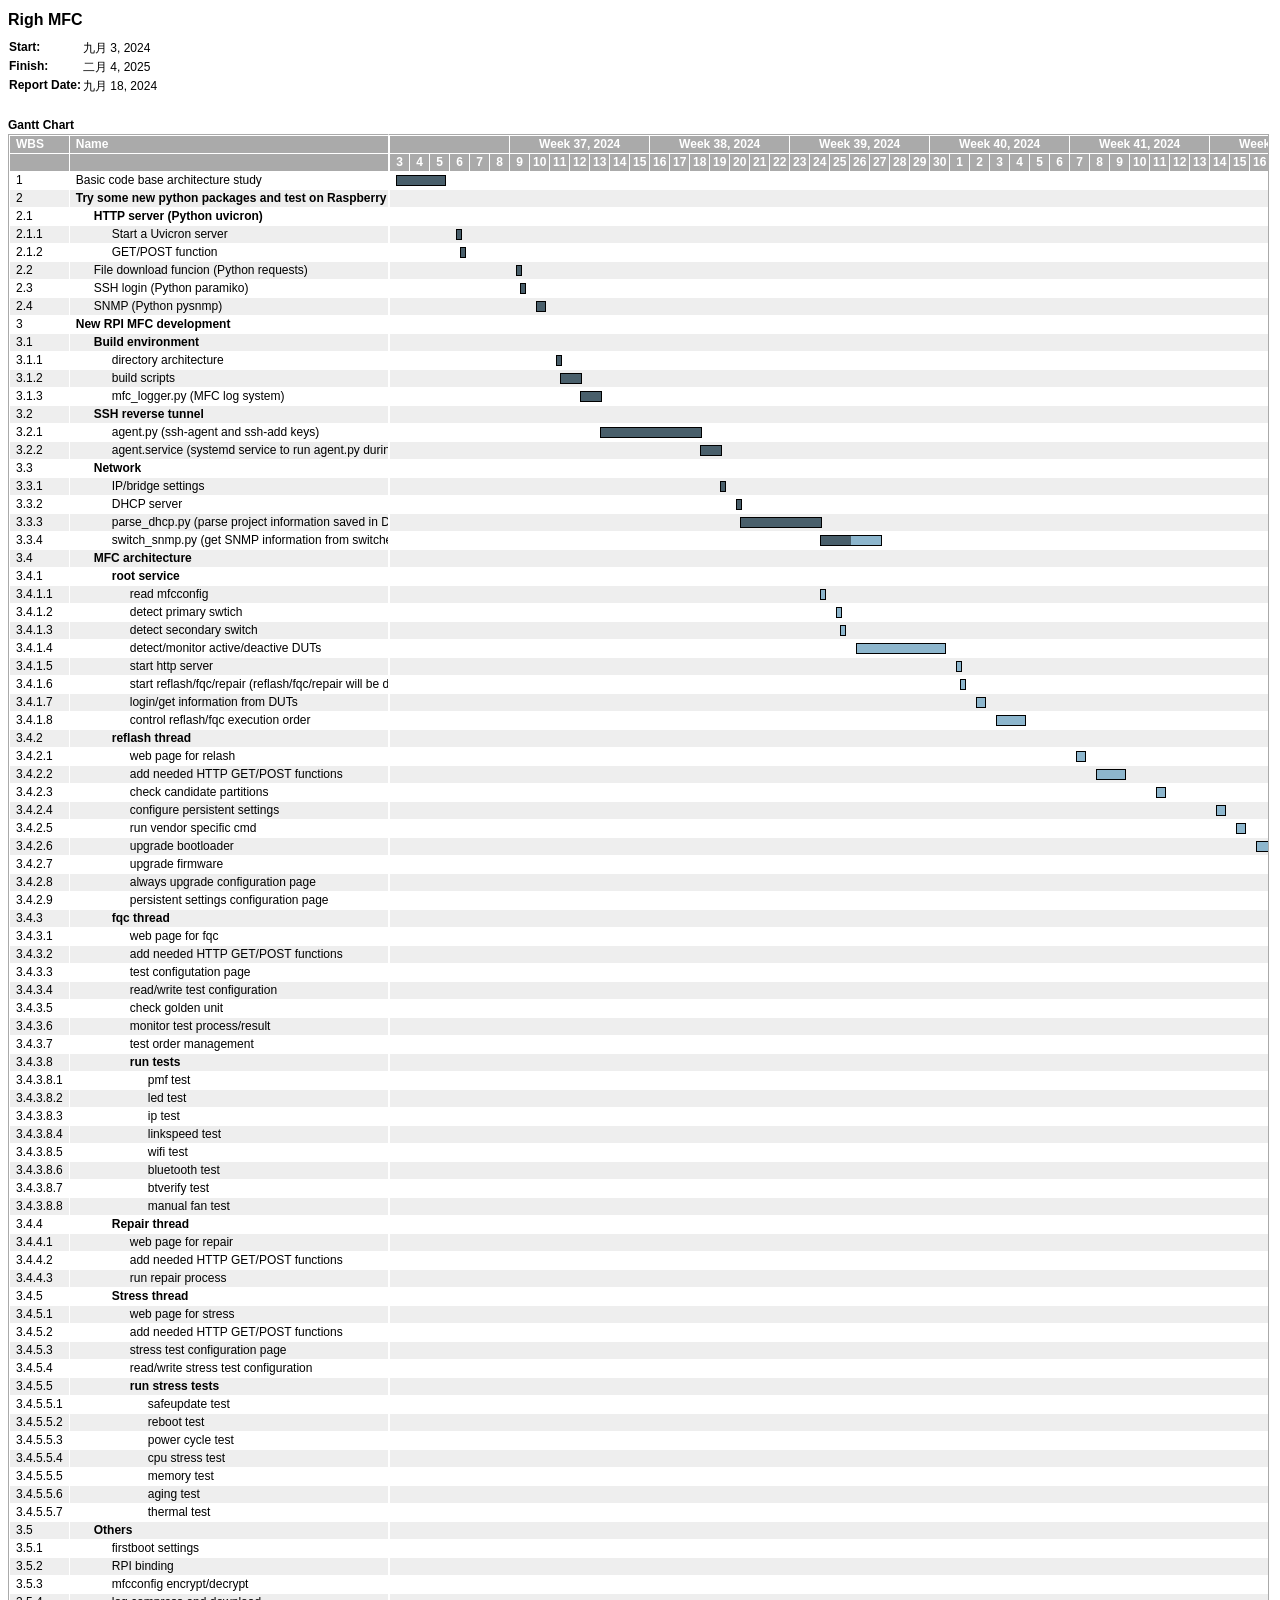
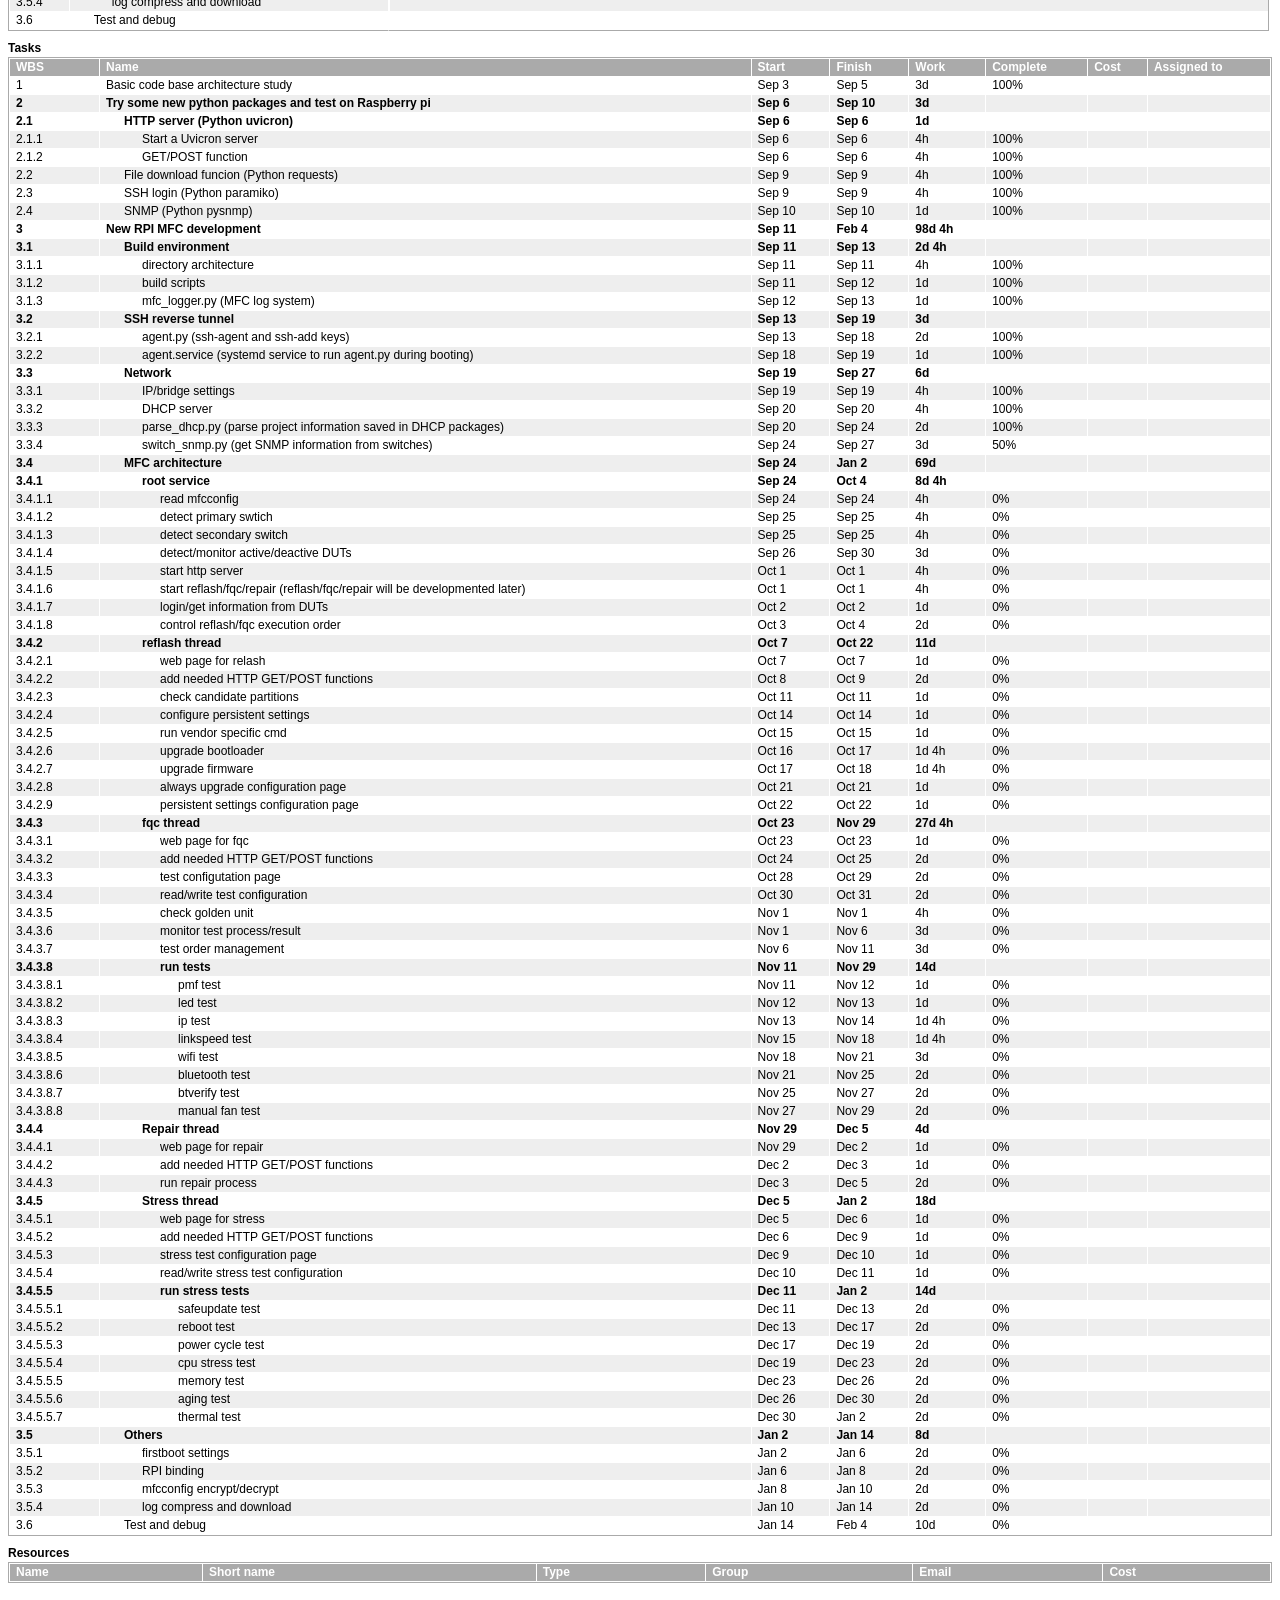
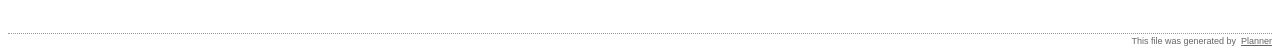
<file: ovonni/righ_mfc.html>
<?xml version="1.0" encoding="utf-8"?>
<!DOCTYPE html PUBLIC "-//W3C//DTD XHTML 1.0 Strict//EN" "http://www.w3.org/TR/xhtml1/DTD/xhtml1-strict.dtd">
<html xmlns="http://www.w3.org/1999/xhtml" xmlns:date="http://exslt.org/dates-and-times">
  <head>
    <meta http-equiv="Content-Type" content="text/html; charset=utf-8" />
<!--
              This file is generated from xml source: DO NOT EDIT
      -->
    <title>Righ MFC - Planner</title>
    <meta name="GENERATOR" content="Planner HTML output" />
    <style type="text/css">

/* CSS Stylesheet for Planner HTML output.
 * 
 * Copyright (C) 2004-2005 Imendio AB
 * Copyright (C) 2003 CodeFactory AB
 * Copyright (C) 2003 Daniel Lundin (daniel@edgewall.com)
 * Copyright (C) 2004 Chris Ladd (caladd@particlestorm.net)
 */

/*
 * Fonts 
 */
html,body,table { 
 font-family: "Bitstream Vera Sans", helvetica, Arial, sans-serif;
 font-size: 12px;
 white-space: nowrap;
}

tr,td,th,table,font,span,div,h1,h2,h3 {
 font-family: "Bitstream Vera Sans", helvetica, Arial, sans-serif;
}

h1 {
 font-size: 16px;
}

h2 {
 font-size: 12px;
 margin-bottom: 2px;
}

div.separator {
 margin: 1em;
}

/*
 * Header
 */
table.proj-header {
 border: 0;
 margin: 0;
 width: auto;
}

table.proj-header .header {
 font-weight: bold;
}

/*
 * Footer
 */
.footer {
 float: left;
 width: 100%;
 margin-top: 50px;  
 padding-top: 2px;
 border-style: dotted;
 border-width: 1px 0 0 0;
 border-color: #999;
 font-size: 9px;
 text-align: right;
 clear: both;
 color: #666;
}

a:link, a:visited {
 text-decoration: none;
 color: #666;
}

a:hover[href] {
 text-decoration: underline;
}


/*
 * Layout
 */

.gantt, .gantt-tasklist, .gantt-chart, .tasklist, .resourcelist {
 float: left;
}

.gantt-tasklist, .gantt-chart, .tasklist-table, .resourcelist-table {
 border-style: solid;
 border-width: 1px;
 border-color: #aaa;
}

.gantt-tasklist, .gantt-chart, .tasklist, .resourcelist {
 overflow: auto;
}

.gantt, .tasklist, .resourcelist {
  clear: both;
  width: 100%;
}

.gantt-tasklist {
 border-width: 1px 0px 1px 1px;
 width: 30%;
}

.gantt-chart {
 border-color: #aaa #aaa #aaa #fff;
 width: 69.5%;
}

.tasklist, .resourcelist {
 clear: left;
}

table {
 width: 100%;
 border-collapse: collapse;
 border-style: none;
 border-color: #fff;
 white-space: nowrap;
 margin: 0;
}

tr, td, th {
 white-space: nowrap;
 vertical-align: top;
 padding-top: 1px;
 padding-bottom: 1px;
}

th {
 vertical-align: top;
}

tr {
 height: 1.5em;
}

tr.header {
 background-color: #aaa;
 color: #fff;
}

tr.even {
 background-color: #eee;
}

tr.odd {
 background-color: #fff;
}

th span, td span {
 margin-left: 6px;
 margin-right: 6px;
}

th.note {
 min-width: 20em;
}

td.note {
 white-space: normal;
}

/*
 * Gantt
 */
div.gantt-empty-begin, div.gantt-empty-end, div.gantt-complete-done, div.gantt-complete-notdone, div.gantt-summary {
 overflow: hidden;
 clear: none;
 float: left; 
 height: 0.75em;
 margin-top: 0.15em;
 margin-bottom: 0;
}

div.gantt-complete-done {
 background-color: #495f6b;
 height: 0.75em;
 margin-top: 0;
 margin-bottom: 0;
}

div.gantt-complete-notdone {
 background-color: #8db6cd;
 border-style: solid;
 border-width: 1px;
}

div.gantt-summary {
 height: 0.3em;
 margin-top: 0.25em;
 border-bottom: 2px dashed #000;
}

div.gantt-empty-end {
 margin-left: 0;
}

div.gantt-milestone {
 float: left;
 font-size: 0.9em;
 color: #000000;
 position: relative;
 margin-left: 0;
 margin-right: 0;
}

div.gantt-resources {
 float: left;
 margin-left: 0.5em;
 white-space: nowrap;
}

th.gantt-1day-header {
  width: 19px;
}

th.gantt-2day-header {
  width: 39px;
}

th.gantt-3day-header {
  width: 59px;
}

th.gantt-4day-header {
  width: 79px;
}

th.gantt-5day-header {
  width: 99px;
}

th.gantt-6day-header {
  width: 119px;
}

th.gantt-week-header, .gantt-resources {
 width: 139px;
}

th.gantt-day-header {
 margin: 0;
 padding-top: 1px;
 padding-bottom: 1px;
 width: 19px;
}

</style>
<!--[if IE]><style type="text/css">

/* IE specific overrides to compensate for the different box model used by IE
 * (see http://en.wikipedia.org/wiki/Internet_Explorer_box_model_bug)
 */

.gantt-resources {
  overflow: hidden;
}


.tasklist, .resourcelist {
  overflow-x: auto;
  overflow-y: hidden;
  padding-bottom: 1em;
}


.gantt-tasklist, .gantt-chart {
  overflow-x: scroll;
  overflow-y: hidden;
}


.gantt-chart {
  padding-bottom: 1px;
}



.tasklist-table, .resourcelist-table {
  width: 99.8%;
}

/*
div.gantt-empty-begin, div.gantt-empty-end, div.gantt-complete-done, div.gantt-complete-notdone, div.gantt-summary {
 height: 1.75em;
}

div.gantt-complete-done {
 height: 0.75em;
}

div.gantt-summary {
 height: 0.3em;
}
*/
th.gantt-1day-header {
  width: 20px;
}

th.gantt-2day-header {
  width: 40px;
}

th.gantt-3day-header {
  width: 60px;
}

th.gantt-4day-header {
  width: 80px;
}

th.gantt-5day-header {
  width: 100px;
}

th.gantt-6day-header {
  width: 120px;
}

th.gantt-week-header {
 width: 140px;
}

th.gantt-day-header {
 width: 20px;
}

</style><![endif]-->
<!--[if gte IE 7]><style type="text/css">

.gantt-chart {
  padding-bottom: 0px;
}

</style><![endif]-->
  </head>
  <body>
    <h1 class="proj-title">
      <a name="project" id="project">Righ MFC</a>
    </h1>
    <table class="proj-header">
      <tr>
        <td class="header">Start:</td>
        <td>九月 3, 2024</td>
      </tr>
      <tr>
        <td class="header">Finish:</td>
        <td>二月 4, 2025</td>
      </tr>
      <tr>
        <td class="header">Report Date:</td>
        <td>九月 18, 2024</td>
      </tr>
    </table>
    <div class="separator"></div>
    <div class="gantt">
      <h2>
        <a name="gantt" id="gantt">Gantt Chart</a>
      </h2>
      <div class="gantt-tasklist">
        <table cellspacing="0" cellpadding="0" border="1">
          <tr class="header" align="left">
            <th>
              <span>WBS</span>
            </th>
            <th>
              <span>Name</span>
            </th>
            <th>
              <span>Work</span>
            </th>
          </tr>
          <tr class="header">
            <th> </th>
            <th> </th>
            <th> </th>
          </tr>
          <tr class="odd">
            <td>
              <span>1</span>
            </td>
            <td>
              <a name="gantt-1" style="white-space: nowrap; margin-left: 0px;" id="gantt-1">
                <span>Basic code base architecture study</span>
              </a>
            </td>
            <td>
              <span>3d </span>
            </td>
          </tr>
          <tr class="even">
            <td>
              <span>2</span>
            </td>
            <td>
              <a name="task-2" style="white-space: nowrap; font-weight: bold; margin-left: 0px;" id="task-2">
                <span>Try some new python packages and test on Raspberry pi</span>
              </a>
            </td>
            <td>
              <span style="white-space: nowrap; font-weight: bold;">3d </span>
            </td>
          </tr>
          <tr class="odd">
            <td>
              <span>2.1</span>
            </td>
            <td>
              <a name="task-3" style="white-space: nowrap; font-weight: bold; margin-left: 18px;" id="task-3">
                <span>HTTP server (Python uvicron)</span>
              </a>
            </td>
            <td>
              <span style="white-space: nowrap; font-weight: bold;">1d </span>
            </td>
          </tr>
          <tr class="even">
            <td>
              <span>2.1.1</span>
            </td>
            <td>
              <a name="gantt-4" style="white-space: nowrap; margin-left: 36px;" id="gantt-4">
                <span>Start a Uvicron server</span>
              </a>
            </td>
            <td>
              <span>4h </span>
            </td>
          </tr>
          <tr class="odd">
            <td>
              <span>2.1.2</span>
            </td>
            <td>
              <a name="gantt-5" style="white-space: nowrap; margin-left: 36px;" id="gantt-5">
                <span>GET/POST function</span>
              </a>
            </td>
            <td>
              <span>4h </span>
            </td>
          </tr>
          <tr class="even">
            <td>
              <span>2.2</span>
            </td>
            <td>
              <a name="gantt-6" style="white-space: nowrap; margin-left: 18px;" id="gantt-6">
                <span>File download funcion (Python requests)</span>
              </a>
            </td>
            <td>
              <span>4h </span>
            </td>
          </tr>
          <tr class="odd">
            <td>
              <span>2.3</span>
            </td>
            <td>
              <a name="gantt-7" style="white-space: nowrap; margin-left: 18px;" id="gantt-7">
                <span>SSH login (Python paramiko)</span>
              </a>
            </td>
            <td>
              <span>4h </span>
            </td>
          </tr>
          <tr class="even">
            <td>
              <span>2.4</span>
            </td>
            <td>
              <a name="gantt-8" style="white-space: nowrap; margin-left: 18px;" id="gantt-8">
                <span>SNMP (Python pysnmp)</span>
              </a>
            </td>
            <td>
              <span>1d </span>
            </td>
          </tr>
          <tr class="odd">
            <td>
              <span>3</span>
            </td>
            <td>
              <a name="task-9" style="white-space: nowrap; font-weight: bold; margin-left: 0px;" id="task-9">
                <span>New RPI MFC development</span>
              </a>
            </td>
            <td>
              <span style="white-space: nowrap; font-weight: bold;">98d 4h </span>
            </td>
          </tr>
          <tr class="even">
            <td>
              <span>3.1</span>
            </td>
            <td>
              <a name="task-10" style="white-space: nowrap; font-weight: bold; margin-left: 18px;" id="task-10">
                <span>Build environment</span>
              </a>
            </td>
            <td>
              <span style="white-space: nowrap; font-weight: bold;">2d 4h </span>
            </td>
          </tr>
          <tr class="odd">
            <td>
              <span>3.1.1</span>
            </td>
            <td>
              <a name="gantt-11" style="white-space: nowrap; margin-left: 36px;" id="gantt-11">
                <span>directory architecture</span>
              </a>
            </td>
            <td>
              <span>4h </span>
            </td>
          </tr>
          <tr class="even">
            <td>
              <span>3.1.2</span>
            </td>
            <td>
              <a name="gantt-12" style="white-space: nowrap; margin-left: 36px;" id="gantt-12">
                <span>build scripts</span>
              </a>
            </td>
            <td>
              <span>1d </span>
            </td>
          </tr>
          <tr class="odd">
            <td>
              <span>3.1.3</span>
            </td>
            <td>
              <a name="gantt-13" style="white-space: nowrap; margin-left: 36px;" id="gantt-13">
                <span>mfc_logger.py (MFC log system)</span>
              </a>
            </td>
            <td>
              <span>1d </span>
            </td>
          </tr>
          <tr class="even">
            <td>
              <span>3.2</span>
            </td>
            <td>
              <a name="task-14" style="white-space: nowrap; font-weight: bold; margin-left: 18px;" id="task-14">
                <span>SSH reverse tunnel</span>
              </a>
            </td>
            <td>
              <span style="white-space: nowrap; font-weight: bold;">3d </span>
            </td>
          </tr>
          <tr class="odd">
            <td>
              <span>3.2.1</span>
            </td>
            <td>
              <a name="gantt-15" style="white-space: nowrap; margin-left: 36px;" id="gantt-15">
                <span>agent.py (ssh-agent and ssh-add keys)</span>
              </a>
            </td>
            <td>
              <span>2d </span>
            </td>
          </tr>
          <tr class="even">
            <td>
              <span>3.2.2</span>
            </td>
            <td>
              <a name="gantt-16" style="white-space: nowrap; margin-left: 36px;" id="gantt-16">
                <span>agent.service (systemd service to run agent.py during booting)</span>
              </a>
            </td>
            <td>
              <span>1d </span>
            </td>
          </tr>
          <tr class="odd">
            <td>
              <span>3.3</span>
            </td>
            <td>
              <a name="task-17" style="white-space: nowrap; font-weight: bold; margin-left: 18px;" id="task-17">
                <span>Network</span>
              </a>
            </td>
            <td>
              <span style="white-space: nowrap; font-weight: bold;">6d </span>
            </td>
          </tr>
          <tr class="even">
            <td>
              <span>3.3.1</span>
            </td>
            <td>
              <a name="gantt-18" style="white-space: nowrap; margin-left: 36px;" id="gantt-18">
                <span>IP/bridge settings</span>
              </a>
            </td>
            <td>
              <span>4h </span>
            </td>
          </tr>
          <tr class="odd">
            <td>
              <span>3.3.2</span>
            </td>
            <td>
              <a name="gantt-19" style="white-space: nowrap; margin-left: 36px;" id="gantt-19">
                <span>DHCP server</span>
              </a>
            </td>
            <td>
              <span>4h </span>
            </td>
          </tr>
          <tr class="even">
            <td>
              <span>3.3.3</span>
            </td>
            <td>
              <a name="gantt-20" style="white-space: nowrap; margin-left: 36px;" id="gantt-20">
                <span>parse_dhcp.py (parse project information saved in DHCP packages)</span>
              </a>
            </td>
            <td>
              <span>2d </span>
            </td>
          </tr>
          <tr class="odd">
            <td>
              <span>3.3.4</span>
            </td>
            <td>
              <a name="gantt-21" style="white-space: nowrap; margin-left: 36px;" id="gantt-21">
                <span>switch_snmp.py (get SNMP information from switches)</span>
              </a>
            </td>
            <td>
              <span>3d </span>
            </td>
          </tr>
          <tr class="even">
            <td>
              <span>3.4</span>
            </td>
            <td>
              <a name="task-22" style="white-space: nowrap; font-weight: bold; margin-left: 18px;" id="task-22">
                <span>MFC architecture</span>
              </a>
            </td>
            <td>
              <span style="white-space: nowrap; font-weight: bold;">69d </span>
            </td>
          </tr>
          <tr class="odd">
            <td>
              <span>3.4.1</span>
            </td>
            <td>
              <a name="task-23" style="white-space: nowrap; font-weight: bold; margin-left: 36px;" id="task-23">
                <span>root service</span>
              </a>
            </td>
            <td>
              <span style="white-space: nowrap; font-weight: bold;">8d 4h </span>
            </td>
          </tr>
          <tr class="even">
            <td>
              <span>3.4.1.1</span>
            </td>
            <td>
              <a name="gantt-24" style="white-space: nowrap; margin-left: 54px;" id="gantt-24">
                <span>read mfcconfig</span>
              </a>
            </td>
            <td>
              <span>4h </span>
            </td>
          </tr>
          <tr class="odd">
            <td>
              <span>3.4.1.2</span>
            </td>
            <td>
              <a name="gantt-25" style="white-space: nowrap; margin-left: 54px;" id="gantt-25">
                <span>detect primary swtich</span>
              </a>
            </td>
            <td>
              <span>4h </span>
            </td>
          </tr>
          <tr class="even">
            <td>
              <span>3.4.1.3</span>
            </td>
            <td>
              <a name="gantt-26" style="white-space: nowrap; margin-left: 54px;" id="gantt-26">
                <span>detect secondary switch</span>
              </a>
            </td>
            <td>
              <span>4h </span>
            </td>
          </tr>
          <tr class="odd">
            <td>
              <span>3.4.1.4</span>
            </td>
            <td>
              <a name="gantt-27" style="white-space: nowrap; margin-left: 54px;" id="gantt-27">
                <span>detect/monitor  active/deactive DUTs</span>
              </a>
            </td>
            <td>
              <span>3d </span>
            </td>
          </tr>
          <tr class="even">
            <td>
              <span>3.4.1.5</span>
            </td>
            <td>
              <a name="gantt-28" style="white-space: nowrap; margin-left: 54px;" id="gantt-28">
                <span>start http server</span>
              </a>
            </td>
            <td>
              <span>4h </span>
            </td>
          </tr>
          <tr class="odd">
            <td>
              <span>3.4.1.6</span>
            </td>
            <td>
              <a name="gantt-29" style="white-space: nowrap; margin-left: 54px;" id="gantt-29">
                <span>start reflash/fqc/repair (reflash/fqc/repair will be developmented later)</span>
              </a>
            </td>
            <td>
              <span>4h </span>
            </td>
          </tr>
          <tr class="even">
            <td>
              <span>3.4.1.7</span>
            </td>
            <td>
              <a name="gantt-30" style="white-space: nowrap; margin-left: 54px;" id="gantt-30">
                <span>login/get information from DUTs</span>
              </a>
            </td>
            <td>
              <span>1d </span>
            </td>
          </tr>
          <tr class="odd">
            <td>
              <span>3.4.1.8</span>
            </td>
            <td>
              <a name="gantt-31" style="white-space: nowrap; margin-left: 54px;" id="gantt-31">
                <span>control reflash/fqc  execution order</span>
              </a>
            </td>
            <td>
              <span>2d </span>
            </td>
          </tr>
          <tr class="even">
            <td>
              <span>3.4.2</span>
            </td>
            <td>
              <a name="task-32" style="white-space: nowrap; font-weight: bold; margin-left: 36px;" id="task-32">
                <span>reflash thread</span>
              </a>
            </td>
            <td>
              <span style="white-space: nowrap; font-weight: bold;">11d </span>
            </td>
          </tr>
          <tr class="odd">
            <td>
              <span>3.4.2.1</span>
            </td>
            <td>
              <a name="gantt-33" style="white-space: nowrap; margin-left: 54px;" id="gantt-33">
                <span>web page for relash</span>
              </a>
            </td>
            <td>
              <span>1d </span>
            </td>
          </tr>
          <tr class="even">
            <td>
              <span>3.4.2.2</span>
            </td>
            <td>
              <a name="gantt-34" style="white-space: nowrap; margin-left: 54px;" id="gantt-34">
                <span>add needed HTTP GET/POST functions</span>
              </a>
            </td>
            <td>
              <span>2d </span>
            </td>
          </tr>
          <tr class="odd">
            <td>
              <span>3.4.2.3</span>
            </td>
            <td>
              <a name="gantt-35" style="white-space: nowrap; margin-left: 54px;" id="gantt-35">
                <span>check candidate partitions</span>
              </a>
            </td>
            <td>
              <span>1d </span>
            </td>
          </tr>
          <tr class="even">
            <td>
              <span>3.4.2.4</span>
            </td>
            <td>
              <a name="gantt-36" style="white-space: nowrap; margin-left: 54px;" id="gantt-36">
                <span>configure persistent settings</span>
              </a>
            </td>
            <td>
              <span>1d </span>
            </td>
          </tr>
          <tr class="odd">
            <td>
              <span>3.4.2.5</span>
            </td>
            <td>
              <a name="gantt-37" style="white-space: nowrap; margin-left: 54px;" id="gantt-37">
                <span>run vendor specific cmd</span>
              </a>
            </td>
            <td>
              <span>1d </span>
            </td>
          </tr>
          <tr class="even">
            <td>
              <span>3.4.2.6</span>
            </td>
            <td>
              <a name="gantt-38" style="white-space: nowrap; margin-left: 54px;" id="gantt-38">
                <span>upgrade bootloader</span>
              </a>
            </td>
            <td>
              <span>1d 4h </span>
            </td>
          </tr>
          <tr class="odd">
            <td>
              <span>3.4.2.7</span>
            </td>
            <td>
              <a name="gantt-39" style="white-space: nowrap; margin-left: 54px;" id="gantt-39">
                <span>upgrade firmware</span>
              </a>
            </td>
            <td>
              <span>1d 4h </span>
            </td>
          </tr>
          <tr class="even">
            <td>
              <span>3.4.2.8</span>
            </td>
            <td>
              <a name="gantt-40" style="white-space: nowrap; margin-left: 54px;" id="gantt-40">
                <span>always upgrade configuration page</span>
              </a>
            </td>
            <td>
              <span>1d </span>
            </td>
          </tr>
          <tr class="odd">
            <td>
              <span>3.4.2.9</span>
            </td>
            <td>
              <a name="gantt-41" style="white-space: nowrap; margin-left: 54px;" id="gantt-41">
                <span>persistent settings configuration page</span>
              </a>
            </td>
            <td>
              <span>1d </span>
            </td>
          </tr>
          <tr class="even">
            <td>
              <span>3.4.3</span>
            </td>
            <td>
              <a name="task-42" style="white-space: nowrap; font-weight: bold; margin-left: 36px;" id="task-42">
                <span>fqc thread</span>
              </a>
            </td>
            <td>
              <span style="white-space: nowrap; font-weight: bold;">27d 4h </span>
            </td>
          </tr>
          <tr class="odd">
            <td>
              <span>3.4.3.1</span>
            </td>
            <td>
              <a name="gantt-43" style="white-space: nowrap; margin-left: 54px;" id="gantt-43">
                <span>web page for fqc</span>
              </a>
            </td>
            <td>
              <span>1d </span>
            </td>
          </tr>
          <tr class="even">
            <td>
              <span>3.4.3.2</span>
            </td>
            <td>
              <a name="gantt-44" style="white-space: nowrap; margin-left: 54px;" id="gantt-44">
                <span>add needed HTTP GET/POST functions</span>
              </a>
            </td>
            <td>
              <span>2d </span>
            </td>
          </tr>
          <tr class="odd">
            <td>
              <span>3.4.3.3</span>
            </td>
            <td>
              <a name="gantt-45" style="white-space: nowrap; margin-left: 54px;" id="gantt-45">
                <span>test configutation page</span>
              </a>
            </td>
            <td>
              <span>2d </span>
            </td>
          </tr>
          <tr class="even">
            <td>
              <span>3.4.3.4</span>
            </td>
            <td>
              <a name="gantt-46" style="white-space: nowrap; margin-left: 54px;" id="gantt-46">
                <span>read/write test configuration</span>
              </a>
            </td>
            <td>
              <span>2d </span>
            </td>
          </tr>
          <tr class="odd">
            <td>
              <span>3.4.3.5</span>
            </td>
            <td>
              <a name="gantt-47" style="white-space: nowrap; margin-left: 54px;" id="gantt-47">
                <span>check golden unit</span>
              </a>
            </td>
            <td>
              <span>4h </span>
            </td>
          </tr>
          <tr class="even">
            <td>
              <span>3.4.3.6</span>
            </td>
            <td>
              <a name="gantt-48" style="white-space: nowrap; margin-left: 54px;" id="gantt-48">
                <span>monitor test process/result</span>
              </a>
            </td>
            <td>
              <span>3d </span>
            </td>
          </tr>
          <tr class="odd">
            <td>
              <span>3.4.3.7</span>
            </td>
            <td>
              <a name="gantt-49" style="white-space: nowrap; margin-left: 54px;" id="gantt-49">
                <span>test order management</span>
              </a>
            </td>
            <td>
              <span>3d </span>
            </td>
          </tr>
          <tr class="even">
            <td>
              <span>3.4.3.8</span>
            </td>
            <td>
              <a name="task-50" style="white-space: nowrap; font-weight: bold; margin-left: 54px;" id="task-50">
                <span>run tests</span>
              </a>
            </td>
            <td>
              <span style="white-space: nowrap; font-weight: bold;">14d </span>
            </td>
          </tr>
          <tr class="odd">
            <td>
              <span>3.4.3.8.1</span>
            </td>
            <td>
              <a name="gantt-51" style="white-space: nowrap; margin-left: 72px;" id="gantt-51">
                <span>pmf test</span>
              </a>
            </td>
            <td>
              <span>1d </span>
            </td>
          </tr>
          <tr class="even">
            <td>
              <span>3.4.3.8.2</span>
            </td>
            <td>
              <a name="gantt-52" style="white-space: nowrap; margin-left: 72px;" id="gantt-52">
                <span>led test</span>
              </a>
            </td>
            <td>
              <span>1d </span>
            </td>
          </tr>
          <tr class="odd">
            <td>
              <span>3.4.3.8.3</span>
            </td>
            <td>
              <a name="gantt-53" style="white-space: nowrap; margin-left: 72px;" id="gantt-53">
                <span>ip test</span>
              </a>
            </td>
            <td>
              <span>1d 4h </span>
            </td>
          </tr>
          <tr class="even">
            <td>
              <span>3.4.3.8.4</span>
            </td>
            <td>
              <a name="gantt-54" style="white-space: nowrap; margin-left: 72px;" id="gantt-54">
                <span>linkspeed test</span>
              </a>
            </td>
            <td>
              <span>1d 4h </span>
            </td>
          </tr>
          <tr class="odd">
            <td>
              <span>3.4.3.8.5</span>
            </td>
            <td>
              <a name="gantt-55" style="white-space: nowrap; margin-left: 72px;" id="gantt-55">
                <span>wifi test</span>
              </a>
            </td>
            <td>
              <span>3d </span>
            </td>
          </tr>
          <tr class="even">
            <td>
              <span>3.4.3.8.6</span>
            </td>
            <td>
              <a name="gantt-56" style="white-space: nowrap; margin-left: 72px;" id="gantt-56">
                <span>bluetooth test</span>
              </a>
            </td>
            <td>
              <span>2d </span>
            </td>
          </tr>
          <tr class="odd">
            <td>
              <span>3.4.3.8.7</span>
            </td>
            <td>
              <a name="gantt-57" style="white-space: nowrap; margin-left: 72px;" id="gantt-57">
                <span>btverify test</span>
              </a>
            </td>
            <td>
              <span>2d </span>
            </td>
          </tr>
          <tr class="even">
            <td>
              <span>3.4.3.8.8</span>
            </td>
            <td>
              <a name="gantt-58" style="white-space: nowrap; margin-left: 72px;" id="gantt-58">
                <span>manual fan test</span>
              </a>
            </td>
            <td>
              <span>2d </span>
            </td>
          </tr>
          <tr class="odd">
            <td>
              <span>3.4.4</span>
            </td>
            <td>
              <a name="task-59" style="white-space: nowrap; font-weight: bold; margin-left: 36px;" id="task-59">
                <span>Repair thread</span>
              </a>
            </td>
            <td>
              <span style="white-space: nowrap; font-weight: bold;">4d </span>
            </td>
          </tr>
          <tr class="even">
            <td>
              <span>3.4.4.1</span>
            </td>
            <td>
              <a name="gantt-60" style="white-space: nowrap; margin-left: 54px;" id="gantt-60">
                <span>web page for repair</span>
              </a>
            </td>
            <td>
              <span>1d </span>
            </td>
          </tr>
          <tr class="odd">
            <td>
              <span>3.4.4.2</span>
            </td>
            <td>
              <a name="gantt-61" style="white-space: nowrap; margin-left: 54px;" id="gantt-61">
                <span>add needed HTTP GET/POST functions</span>
              </a>
            </td>
            <td>
              <span>1d </span>
            </td>
          </tr>
          <tr class="even">
            <td>
              <span>3.4.4.3</span>
            </td>
            <td>
              <a name="gantt-62" style="white-space: nowrap; margin-left: 54px;" id="gantt-62">
                <span>run repair process</span>
              </a>
            </td>
            <td>
              <span>2d </span>
            </td>
          </tr>
          <tr class="odd">
            <td>
              <span>3.4.5</span>
            </td>
            <td>
              <a name="task-63" style="white-space: nowrap; font-weight: bold; margin-left: 36px;" id="task-63">
                <span>Stress thread</span>
              </a>
            </td>
            <td>
              <span style="white-space: nowrap; font-weight: bold;">18d </span>
            </td>
          </tr>
          <tr class="even">
            <td>
              <span>3.4.5.1</span>
            </td>
            <td>
              <a name="gantt-64" style="white-space: nowrap; margin-left: 54px;" id="gantt-64">
                <span>web page for stress</span>
              </a>
            </td>
            <td>
              <span>1d </span>
            </td>
          </tr>
          <tr class="odd">
            <td>
              <span>3.4.5.2</span>
            </td>
            <td>
              <a name="gantt-65" style="white-space: nowrap; margin-left: 54px;" id="gantt-65">
                <span>add needed HTTP GET/POST functions</span>
              </a>
            </td>
            <td>
              <span>1d </span>
            </td>
          </tr>
          <tr class="even">
            <td>
              <span>3.4.5.3</span>
            </td>
            <td>
              <a name="gantt-66" style="white-space: nowrap; margin-left: 54px;" id="gantt-66">
                <span>stress test configuration page</span>
              </a>
            </td>
            <td>
              <span>1d </span>
            </td>
          </tr>
          <tr class="odd">
            <td>
              <span>3.4.5.4</span>
            </td>
            <td>
              <a name="gantt-67" style="white-space: nowrap; margin-left: 54px;" id="gantt-67">
                <span>read/write stress test configuration</span>
              </a>
            </td>
            <td>
              <span>1d </span>
            </td>
          </tr>
          <tr class="even">
            <td>
              <span>3.4.5.5</span>
            </td>
            <td>
              <a name="task-68" style="white-space: nowrap; font-weight: bold; margin-left: 54px;" id="task-68">
                <span>run stress tests</span>
              </a>
            </td>
            <td>
              <span style="white-space: nowrap; font-weight: bold;">14d </span>
            </td>
          </tr>
          <tr class="odd">
            <td>
              <span>3.4.5.5.1</span>
            </td>
            <td>
              <a name="gantt-69" style="white-space: nowrap; margin-left: 72px;" id="gantt-69">
                <span>safeupdate test</span>
              </a>
            </td>
            <td>
              <span>2d </span>
            </td>
          </tr>
          <tr class="even">
            <td>
              <span>3.4.5.5.2</span>
            </td>
            <td>
              <a name="gantt-70" style="white-space: nowrap; margin-left: 72px;" id="gantt-70">
                <span>reboot test</span>
              </a>
            </td>
            <td>
              <span>2d </span>
            </td>
          </tr>
          <tr class="odd">
            <td>
              <span>3.4.5.5.3</span>
            </td>
            <td>
              <a name="gantt-71" style="white-space: nowrap; margin-left: 72px;" id="gantt-71">
                <span>power cycle test</span>
              </a>
            </td>
            <td>
              <span>2d </span>
            </td>
          </tr>
          <tr class="even">
            <td>
              <span>3.4.5.5.4</span>
            </td>
            <td>
              <a name="gantt-72" style="white-space: nowrap; margin-left: 72px;" id="gantt-72">
                <span>cpu stress test</span>
              </a>
            </td>
            <td>
              <span>2d </span>
            </td>
          </tr>
          <tr class="odd">
            <td>
              <span>3.4.5.5.5</span>
            </td>
            <td>
              <a name="gantt-73" style="white-space: nowrap; margin-left: 72px;" id="gantt-73">
                <span>memory test</span>
              </a>
            </td>
            <td>
              <span>2d </span>
            </td>
          </tr>
          <tr class="even">
            <td>
              <span>3.4.5.5.6</span>
            </td>
            <td>
              <a name="gantt-74" style="white-space: nowrap; margin-left: 72px;" id="gantt-74">
                <span>aging test</span>
              </a>
            </td>
            <td>
              <span>2d </span>
            </td>
          </tr>
          <tr class="odd">
            <td>
              <span>3.4.5.5.7</span>
            </td>
            <td>
              <a name="gantt-75" style="white-space: nowrap; margin-left: 72px;" id="gantt-75">
                <span>thermal test</span>
              </a>
            </td>
            <td>
              <span>2d </span>
            </td>
          </tr>
          <tr class="even">
            <td>
              <span>3.5</span>
            </td>
            <td>
              <a name="task-76" style="white-space: nowrap; font-weight: bold; margin-left: 18px;" id="task-76">
                <span>Others</span>
              </a>
            </td>
            <td>
              <span style="white-space: nowrap; font-weight: bold;">8d </span>
            </td>
          </tr>
          <tr class="odd">
            <td>
              <span>3.5.1</span>
            </td>
            <td>
              <a name="gantt-77" style="white-space: nowrap; margin-left: 36px;" id="gantt-77">
                <span>firstboot settings</span>
              </a>
            </td>
            <td>
              <span>2d </span>
            </td>
          </tr>
          <tr class="even">
            <td>
              <span>3.5.2</span>
            </td>
            <td>
              <a name="gantt-78" style="white-space: nowrap; margin-left: 36px;" id="gantt-78">
                <span>RPI binding</span>
              </a>
            </td>
            <td>
              <span>2d </span>
            </td>
          </tr>
          <tr class="odd">
            <td>
              <span>3.5.3</span>
            </td>
            <td>
              <a name="gantt-79" style="white-space: nowrap; margin-left: 36px;" id="gantt-79">
                <span>mfcconfig encrypt/decrypt</span>
              </a>
            </td>
            <td>
              <span>2d </span>
            </td>
          </tr>
          <tr class="even">
            <td>
              <span>3.5.4</span>
            </td>
            <td>
              <a name="gantt-80" style="white-space: nowrap; margin-left: 36px;" id="gantt-80">
                <span>log compress and download</span>
              </a>
            </td>
            <td>
              <span>2d </span>
            </td>
          </tr>
          <tr class="odd">
            <td>
              <span>3.6</span>
            </td>
            <td>
              <a name="gantt-81" style="white-space: nowrap; margin-left: 18px;" id="gantt-81">
                <span>Test and debug</span>
              </a>
            </td>
            <td>
              <span>10d </span>
            </td>
          </tr>
        </table>
      </div>
      <div class="gantt-chart">
        <table cellspacing="0" cellpadding="0" border="1" style="table-layout: fixed;">
          <tr class="header" align="left">
            <th class="gantt-6day-header" colspan="6"></th>
            <th class="gantt-week-header" align="center" colspan="7">Week 37, 2024</th>
            <th class="gantt-week-header" align="center" colspan="7">Week 38, 2024</th>
            <th class="gantt-week-header" align="center" colspan="7">Week 39, 2024</th>
            <th class="gantt-week-header" align="center" colspan="7">Week 40, 2024</th>
            <th class="gantt-week-header" align="center" colspan="7">Week 41, 2024</th>
            <th class="gantt-week-header" align="center" colspan="7">Week 42, 2024</th>
            <th class="gantt-week-header" align="center" colspan="7">Week 43, 2024</th>
            <th class="gantt-week-header" align="center" colspan="7">Week 44, 2024</th>
            <th class="gantt-week-header" align="center" colspan="7">Week 45, 2024</th>
            <th class="gantt-week-header" align="center" colspan="7">Week 46, 2024</th>
            <th class="gantt-week-header" align="center" colspan="7">Week 47, 2024</th>
            <th class="gantt-week-header" align="center" colspan="7">Week 48, 2024</th>
            <th class="gantt-week-header" align="center" colspan="7">Week 49, 2024</th>
            <th class="gantt-week-header" align="center" colspan="7">Week 50, 2024</th>
            <th class="gantt-week-header" align="center" colspan="7">Week 51, 2024</th>
            <th class="gantt-week-header" align="center" colspan="7">Week 52, 2024</th>
            <th class="gantt-week-header" align="center" colspan="7">Week 1, 2025</th>
            <th class="gantt-week-header" align="center" colspan="7">Week 2, 2025</th>
            <th class="gantt-week-header" align="center" colspan="7">Week 3, 2025</th>
            <th class="gantt-week-header" align="center" colspan="7">Week 4, 2025</th>
            <th class="gantt-week-header" align="center" colspan="7">Week 5, 2025</th>
            <th class="gantt-week-header" align="center" colspan="7">Week 6, 2025</th>
            <th class="gantt-2day-header" colspan="2"></th>
            <th></th>
          </tr>
          <tr class="header" align="left">
            <th class="gantt-day-header" align="center">3</th>
            <th class="gantt-day-header" align="center">4</th>
            <th class="gantt-day-header" align="center">5</th>
            <th class="gantt-day-header" align="center">6</th>
            <th class="gantt-day-header" align="center">7</th>
            <th class="gantt-day-header" align="center">8</th>
            <th class="gantt-day-header" align="center">9</th>
            <th class="gantt-day-header" align="center">10</th>
            <th class="gantt-day-header" align="center">11</th>
            <th class="gantt-day-header" align="center">12</th>
            <th class="gantt-day-header" align="center">13</th>
            <th class="gantt-day-header" align="center">14</th>
            <th class="gantt-day-header" align="center">15</th>
            <th class="gantt-day-header" align="center">16</th>
            <th class="gantt-day-header" align="center">17</th>
            <th class="gantt-day-header" align="center">18</th>
            <th class="gantt-day-header" align="center">19</th>
            <th class="gantt-day-header" align="center">20</th>
            <th class="gantt-day-header" align="center">21</th>
            <th class="gantt-day-header" align="center">22</th>
            <th class="gantt-day-header" align="center">23</th>
            <th class="gantt-day-header" align="center">24</th>
            <th class="gantt-day-header" align="center">25</th>
            <th class="gantt-day-header" align="center">26</th>
            <th class="gantt-day-header" align="center">27</th>
            <th class="gantt-day-header" align="center">28</th>
            <th class="gantt-day-header" align="center">29</th>
            <th class="gantt-day-header" align="center">30</th>
            <th class="gantt-day-header" align="center">1</th>
            <th class="gantt-day-header" align="center">2</th>
            <th class="gantt-day-header" align="center">3</th>
            <th class="gantt-day-header" align="center">4</th>
            <th class="gantt-day-header" align="center">5</th>
            <th class="gantt-day-header" align="center">6</th>
            <th class="gantt-day-header" align="center">7</th>
            <th class="gantt-day-header" align="center">8</th>
            <th class="gantt-day-header" align="center">9</th>
            <th class="gantt-day-header" align="center">10</th>
            <th class="gantt-day-header" align="center">11</th>
            <th class="gantt-day-header" align="center">12</th>
            <th class="gantt-day-header" align="center">13</th>
            <th class="gantt-day-header" align="center">14</th>
            <th class="gantt-day-header" align="center">15</th>
            <th class="gantt-day-header" align="center">16</th>
            <th class="gantt-day-header" align="center">17</th>
            <th class="gantt-day-header" align="center">18</th>
            <th class="gantt-day-header" align="center">19</th>
            <th class="gantt-day-header" align="center">20</th>
            <th class="gantt-day-header" align="center">21</th>
            <th class="gantt-day-header" align="center">22</th>
            <th class="gantt-day-header" align="center">23</th>
            <th class="gantt-day-header" align="center">24</th>
            <th class="gantt-day-header" align="center">25</th>
            <th class="gantt-day-header" align="center">26</th>
            <th class="gantt-day-header" align="center">27</th>
            <th class="gantt-day-header" align="center">28</th>
            <th class="gantt-day-header" align="center">29</th>
            <th class="gantt-day-header" align="center">30</th>
            <th class="gantt-day-header" align="center">31</th>
            <th class="gantt-day-header" align="center">1</th>
            <th class="gantt-day-header" align="center">2</th>
            <th class="gantt-day-header" align="center">3</th>
            <th class="gantt-day-header" align="center">4</th>
            <th class="gantt-day-header" align="center">5</th>
            <th class="gantt-day-header" align="center">6</th>
            <th class="gantt-day-header" align="center">7</th>
            <th class="gantt-day-header" align="center">8</th>
            <th class="gantt-day-header" align="center">9</th>
            <th class="gantt-day-header" align="center">10</th>
            <th class="gantt-day-header" align="center">11</th>
            <th class="gantt-day-header" align="center">12</th>
            <th class="gantt-day-header" align="center">13</th>
            <th class="gantt-day-header" align="center">14</th>
            <th class="gantt-day-header" align="center">15</th>
            <th class="gantt-day-header" align="center">16</th>
            <th class="gantt-day-header" align="center">17</th>
            <th class="gantt-day-header" align="center">18</th>
            <th class="gantt-day-header" align="center">19</th>
            <th class="gantt-day-header" align="center">20</th>
            <th class="gantt-day-header" align="center">21</th>
            <th class="gantt-day-header" align="center">22</th>
            <th class="gantt-day-header" align="center">23</th>
            <th class="gantt-day-header" align="center">24</th>
            <th class="gantt-day-header" align="center">25</th>
            <th class="gantt-day-header" align="center">26</th>
            <th class="gantt-day-header" align="center">27</th>
            <th class="gantt-day-header" align="center">28</th>
            <th class="gantt-day-header" align="center">29</th>
            <th class="gantt-day-header" align="center">30</th>
            <th class="gantt-day-header" align="center">1</th>
            <th class="gantt-day-header" align="center">2</th>
            <th class="gantt-day-header" align="center">3</th>
            <th class="gantt-day-header" align="center">4</th>
            <th class="gantt-day-header" align="center">5</th>
            <th class="gantt-day-header" align="center">6</th>
            <th class="gantt-day-header" align="center">7</th>
            <th class="gantt-day-header" align="center">8</th>
            <th class="gantt-day-header" align="center">9</th>
            <th class="gantt-day-header" align="center">10</th>
            <th class="gantt-day-header" align="center">11</th>
            <th class="gantt-day-header" align="center">12</th>
            <th class="gantt-day-header" align="center">13</th>
            <th class="gantt-day-header" align="center">14</th>
            <th class="gantt-day-header" align="center">15</th>
            <th class="gantt-day-header" align="center">16</th>
            <th class="gantt-day-header" align="center">17</th>
            <th class="gantt-day-header" align="center">18</th>
            <th class="gantt-day-header" align="center">19</th>
            <th class="gantt-day-header" align="center">20</th>
            <th class="gantt-day-header" align="center">21</th>
            <th class="gantt-day-header" align="center">22</th>
            <th class="gantt-day-header" align="center">23</th>
            <th class="gantt-day-header" align="center">24</th>
            <th class="gantt-day-header" align="center">25</th>
            <th class="gantt-day-header" align="center">26</th>
            <th class="gantt-day-header" align="center">27</th>
            <th class="gantt-day-header" align="center">28</th>
            <th class="gantt-day-header" align="center">29</th>
            <th class="gantt-day-header" align="center">30</th>
            <th class="gantt-day-header" align="center">31</th>
            <th class="gantt-day-header" align="center">1</th>
            <th class="gantt-day-header" align="center">2</th>
            <th class="gantt-day-header" align="center">3</th>
            <th class="gantt-day-header" align="center">4</th>
            <th class="gantt-day-header" align="center">5</th>
            <th class="gantt-day-header" align="center">6</th>
            <th class="gantt-day-header" align="center">7</th>
            <th class="gantt-day-header" align="center">8</th>
            <th class="gantt-day-header" align="center">9</th>
            <th class="gantt-day-header" align="center">10</th>
            <th class="gantt-day-header" align="center">11</th>
            <th class="gantt-day-header" align="center">12</th>
            <th class="gantt-day-header" align="center">13</th>
            <th class="gantt-day-header" align="center">14</th>
            <th class="gantt-day-header" align="center">15</th>
            <th class="gantt-day-header" align="center">16</th>
            <th class="gantt-day-header" align="center">17</th>
            <th class="gantt-day-header" align="center">18</th>
            <th class="gantt-day-header" align="center">19</th>
            <th class="gantt-day-header" align="center">20</th>
            <th class="gantt-day-header" align="center">21</th>
            <th class="gantt-day-header" align="center">22</th>
            <th class="gantt-day-header" align="center">23</th>
            <th class="gantt-day-header" align="center">24</th>
            <th class="gantt-day-header" align="center">25</th>
            <th class="gantt-day-header" align="center">26</th>
            <th class="gantt-day-header" align="center">27</th>
            <th class="gantt-day-header" align="center">28</th>
            <th class="gantt-day-header" align="center">29</th>
            <th class="gantt-day-header" align="center">30</th>
            <th class="gantt-day-header" align="center">31</th>
            <th class="gantt-day-header" align="center">1</th>
            <th class="gantt-day-header" align="center">2</th>
            <th class="gantt-day-header" align="center">3</th>
            <th class="gantt-day-header" align="center">4</th>
            <th class="gantt-day-header" align="center">5</th>
            <th class="gantt-day-header" align="center">6</th>
            <th class="gantt-day-header" align="center">7</th>
            <th class="gantt-day-header" align="center">8</th>
            <th class="gantt-day-header" align="center">9</th>
            <th class="gantt-day-header" align="center">10</th>
            <th class="gantt-day-header" align="center">11</th>
            <th align="center"></th>
          </tr>
          <tr class="odd">
            <td colspan="163">
              <div style="width: 3241px; white-space: nowrap;">
                <div class="gantt-empty-begin" style="width: 6px;"></div>
                <div class="gantt-complete-notdone" style="width: 48px;">
                  <div class="gantt-complete-done" style="width: 48px;"></div>
                </div>
                <div class="gantt-empty-end"></div>
                <div class="gantt-resources"></div>
              </div>
            </td>
          </tr>
          <tr class="even">
            <td colspan="163">
              <div style="width: 3241px; white-space: nowrap;"></div>
            </td>
          </tr>
          <tr class="odd">
            <td colspan="163">
              <div style="width: 3241px; white-space: nowrap;"></div>
            </td>
          </tr>
          <tr class="even">
            <td colspan="163">
              <div style="width: 3241px; white-space: nowrap;">
                <div class="gantt-empty-begin" style="width: 66px;"></div>
                <div class="gantt-complete-notdone" style="width: 4px;">
                  <div class="gantt-complete-done" style="width: 4px;"></div>
                </div>
                <div class="gantt-empty-end"></div>
                <div class="gantt-resources"></div>
              </div>
            </td>
          </tr>
          <tr class="odd">
            <td colspan="163">
              <div style="width: 3241px; white-space: nowrap;">
                <div class="gantt-empty-begin" style="width: 70px;"></div>
                <div class="gantt-complete-notdone" style="width: 4px;">
                  <div class="gantt-complete-done" style="width: 4px;"></div>
                </div>
                <div class="gantt-empty-end"></div>
                <div class="gantt-resources"></div>
              </div>
            </td>
          </tr>
          <tr class="even">
            <td colspan="163">
              <div style="width: 3241px; white-space: nowrap;">
                <div class="gantt-empty-begin" style="width: 126px;"></div>
                <div class="gantt-complete-notdone" style="width: 4px;">
                  <div class="gantt-complete-done" style="width: 4px;"></div>
                </div>
                <div class="gantt-empty-end"></div>
                <div class="gantt-resources"></div>
              </div>
            </td>
          </tr>
          <tr class="odd">
            <td colspan="163">
              <div style="width: 3241px; white-space: nowrap;">
                <div class="gantt-empty-begin" style="width: 130px;"></div>
                <div class="gantt-complete-notdone" style="width: 4px;">
                  <div class="gantt-complete-done" style="width: 4px;"></div>
                </div>
                <div class="gantt-empty-end"></div>
                <div class="gantt-resources"></div>
              </div>
            </td>
          </tr>
          <tr class="even">
            <td colspan="163">
              <div style="width: 3241px; white-space: nowrap;">
                <div class="gantt-empty-begin" style="width: 146px;"></div>
                <div class="gantt-complete-notdone" style="width: 8px;">
                  <div class="gantt-complete-done" style="width: 8px;"></div>
                </div>
                <div class="gantt-empty-end"></div>
                <div class="gantt-resources"></div>
              </div>
            </td>
          </tr>
          <tr class="odd">
            <td colspan="163">
              <div style="width: 3241px; white-space: nowrap;"></div>
            </td>
          </tr>
          <tr class="even">
            <td colspan="163">
              <div style="width: 3241px; white-space: nowrap;"></div>
            </td>
          </tr>
          <tr class="odd">
            <td colspan="163">
              <div style="width: 3241px; white-space: nowrap;">
                <div class="gantt-empty-begin" style="width: 166px;"></div>
                <div class="gantt-complete-notdone" style="width: 4px;">
                  <div class="gantt-complete-done" style="width: 4px;"></div>
                </div>
                <div class="gantt-empty-end"></div>
                <div class="gantt-resources"></div>
              </div>
            </td>
          </tr>
          <tr class="even">
            <td colspan="163">
              <div style="width: 3241px; white-space: nowrap;">
                <div class="gantt-empty-begin" style="width: 170px;"></div>
                <div class="gantt-complete-notdone" style="width: 20px;">
                  <div class="gantt-complete-done" style="width: 20px;"></div>
                </div>
                <div class="gantt-empty-end"></div>
                <div class="gantt-resources"></div>
              </div>
            </td>
          </tr>
          <tr class="odd">
            <td colspan="163">
              <div style="width: 3241px; white-space: nowrap;">
                <div class="gantt-empty-begin" style="width: 190px;"></div>
                <div class="gantt-complete-notdone" style="width: 20px;">
                  <div class="gantt-complete-done" style="width: 20px;"></div>
                </div>
                <div class="gantt-empty-end"></div>
                <div class="gantt-resources"></div>
              </div>
            </td>
          </tr>
          <tr class="even">
            <td colspan="163">
              <div style="width: 3241px; white-space: nowrap;"></div>
            </td>
          </tr>
          <tr class="odd">
            <td colspan="163">
              <div style="width: 3241px; white-space: nowrap;">
                <div class="gantt-empty-begin" style="width: 210px;"></div>
                <div class="gantt-complete-notdone" style="width: 100px;">
                  <div class="gantt-complete-done" style="width: 100px;"></div>
                </div>
                <div class="gantt-empty-end"></div>
                <div class="gantt-resources"></div>
              </div>
            </td>
          </tr>
          <tr class="even">
            <td colspan="163">
              <div style="width: 3241px; white-space: nowrap;">
                <div class="gantt-empty-begin" style="width: 310px;"></div>
                <div class="gantt-complete-notdone" style="width: 20px;">
                  <div class="gantt-complete-done" style="width: 20px;"></div>
                </div>
                <div class="gantt-empty-end"></div>
                <div class="gantt-resources"></div>
              </div>
            </td>
          </tr>
          <tr class="odd">
            <td colspan="163">
              <div style="width: 3241px; white-space: nowrap;"></div>
            </td>
          </tr>
          <tr class="even">
            <td colspan="163">
              <div style="width: 3241px; white-space: nowrap;">
                <div class="gantt-empty-begin" style="width: 330px;"></div>
                <div class="gantt-complete-notdone" style="width: 4px;">
                  <div class="gantt-complete-done" style="width: 4px;"></div>
                </div>
                <div class="gantt-empty-end"></div>
                <div class="gantt-resources"></div>
              </div>
            </td>
          </tr>
          <tr class="odd">
            <td colspan="163">
              <div style="width: 3241px; white-space: nowrap;">
                <div class="gantt-empty-begin" style="width: 346px;"></div>
                <div class="gantt-complete-notdone" style="width: 4px;">
                  <div class="gantt-complete-done" style="width: 4px;"></div>
                </div>
                <div class="gantt-empty-end"></div>
                <div class="gantt-resources"></div>
              </div>
            </td>
          </tr>
          <tr class="even">
            <td colspan="163">
              <div style="width: 3241px; white-space: nowrap;">
                <div class="gantt-empty-begin" style="width: 350px;"></div>
                <div class="gantt-complete-notdone" style="width: 80px;">
                  <div class="gantt-complete-done" style="width: 80px;"></div>
                </div>
                <div class="gantt-empty-end"></div>
                <div class="gantt-resources"></div>
              </div>
            </td>
          </tr>
          <tr class="odd">
            <td colspan="163">
              <div style="width: 3241px; white-space: nowrap;">
                <div class="gantt-empty-begin" style="width: 430px;"></div>
                <div class="gantt-complete-notdone" style="width: 60px;">
                  <div class="gantt-complete-done" style="width: 30px;"></div>
                </div>
                <div class="gantt-empty-end"></div>
                <div class="gantt-resources"></div>
              </div>
            </td>
          </tr>
          <tr class="even">
            <td colspan="163">
              <div style="width: 3241px; white-space: nowrap;"></div>
            </td>
          </tr>
          <tr class="odd">
            <td colspan="163">
              <div style="width: 3241px; white-space: nowrap;"></div>
            </td>
          </tr>
          <tr class="even">
            <td colspan="163">
              <div style="width: 3241px; white-space: nowrap;">
                <div class="gantt-empty-begin" style="width: 430px;"></div>
                <div class="gantt-complete-notdone" style="width: 4px;"></div>
                <div class="gantt-empty-end"></div>
                <div class="gantt-resources"></div>
              </div>
            </td>
          </tr>
          <tr class="odd">
            <td colspan="163">
              <div style="width: 3241px; white-space: nowrap;">
                <div class="gantt-empty-begin" style="width: 446px;"></div>
                <div class="gantt-complete-notdone" style="width: 4px;"></div>
                <div class="gantt-empty-end"></div>
                <div class="gantt-resources"></div>
              </div>
            </td>
          </tr>
          <tr class="even">
            <td colspan="163">
              <div style="width: 3241px; white-space: nowrap;">
                <div class="gantt-empty-begin" style="width: 450px;"></div>
                <div class="gantt-complete-notdone" style="width: 4px;"></div>
                <div class="gantt-empty-end"></div>
                <div class="gantt-resources"></div>
              </div>
            </td>
          </tr>
          <tr class="odd">
            <td colspan="163">
              <div style="width: 3241px; white-space: nowrap;">
                <div class="gantt-empty-begin" style="width: 466px;"></div>
                <div class="gantt-complete-notdone" style="width: 88px;"></div>
                <div class="gantt-empty-end"></div>
                <div class="gantt-resources"></div>
              </div>
            </td>
          </tr>
          <tr class="even">
            <td colspan="163">
              <div style="width: 3241px; white-space: nowrap;">
                <div class="gantt-empty-begin" style="width: 566px;"></div>
                <div class="gantt-complete-notdone" style="width: 4px;"></div>
                <div class="gantt-empty-end"></div>
                <div class="gantt-resources"></div>
              </div>
            </td>
          </tr>
          <tr class="odd">
            <td colspan="163">
              <div style="width: 3241px; white-space: nowrap;">
                <div class="gantt-empty-begin" style="width: 570px;"></div>
                <div class="gantt-complete-notdone" style="width: 4px;"></div>
                <div class="gantt-empty-end"></div>
                <div class="gantt-resources"></div>
              </div>
            </td>
          </tr>
          <tr class="even">
            <td colspan="163">
              <div style="width: 3241px; white-space: nowrap;">
                <div class="gantt-empty-begin" style="width: 586px;"></div>
                <div class="gantt-complete-notdone" style="width: 8px;"></div>
                <div class="gantt-empty-end"></div>
                <div class="gantt-resources"></div>
              </div>
            </td>
          </tr>
          <tr class="odd">
            <td colspan="163">
              <div style="width: 3241px; white-space: nowrap;">
                <div class="gantt-empty-begin" style="width: 606px;"></div>
                <div class="gantt-complete-notdone" style="width: 28px;"></div>
                <div class="gantt-empty-end"></div>
                <div class="gantt-resources"></div>
              </div>
            </td>
          </tr>
          <tr class="even">
            <td colspan="163">
              <div style="width: 3241px; white-space: nowrap;"></div>
            </td>
          </tr>
          <tr class="odd">
            <td colspan="163">
              <div style="width: 3241px; white-space: nowrap;">
                <div class="gantt-empty-begin" style="width: 686px;"></div>
                <div class="gantt-complete-notdone" style="width: 8px;"></div>
                <div class="gantt-empty-end"></div>
                <div class="gantt-resources"></div>
              </div>
            </td>
          </tr>
          <tr class="even">
            <td colspan="163">
              <div style="width: 3241px; white-space: nowrap;">
                <div class="gantt-empty-begin" style="width: 706px;"></div>
                <div class="gantt-complete-notdone" style="width: 28px;"></div>
                <div class="gantt-empty-end"></div>
                <div class="gantt-resources"></div>
              </div>
            </td>
          </tr>
          <tr class="odd">
            <td colspan="163">
              <div style="width: 3241px; white-space: nowrap;">
                <div class="gantt-empty-begin" style="width: 766px;"></div>
                <div class="gantt-complete-notdone" style="width: 8px;"></div>
                <div class="gantt-empty-end"></div>
                <div class="gantt-resources"></div>
              </div>
            </td>
          </tr>
          <tr class="even">
            <td colspan="163">
              <div style="width: 3241px; white-space: nowrap;">
                <div class="gantt-empty-begin" style="width: 826px;"></div>
                <div class="gantt-complete-notdone" style="width: 8px;"></div>
                <div class="gantt-empty-end"></div>
                <div class="gantt-resources"></div>
              </div>
            </td>
          </tr>
          <tr class="odd">
            <td colspan="163">
              <div style="width: 3241px; white-space: nowrap;">
                <div class="gantt-empty-begin" style="width: 846px;"></div>
                <div class="gantt-complete-notdone" style="width: 8px;"></div>
                <div class="gantt-empty-end"></div>
                <div class="gantt-resources"></div>
              </div>
            </td>
          </tr>
          <tr class="even">
            <td colspan="163">
              <div style="width: 3241px; white-space: nowrap;">
                <div class="gantt-empty-begin" style="width: 866px;"></div>
                <div class="gantt-complete-notdone" style="width: 24px;"></div>
                <div class="gantt-empty-end"></div>
                <div class="gantt-resources"></div>
              </div>
            </td>
          </tr>
          <tr class="odd">
            <td colspan="163">
              <div style="width: 3241px; white-space: nowrap;">
                <div class="gantt-empty-begin" style="width: 890px;"></div>
                <div class="gantt-complete-notdone" style="width: 24px;"></div>
                <div class="gantt-empty-end"></div>
                <div class="gantt-resources"></div>
              </div>
            </td>
          </tr>
          <tr class="even">
            <td colspan="163">
              <div style="width: 3241px; white-space: nowrap;">
                <div class="gantt-empty-begin" style="width: 966px;"></div>
                <div class="gantt-complete-notdone" style="width: 8px;"></div>
                <div class="gantt-empty-end"></div>
                <div class="gantt-resources"></div>
              </div>
            </td>
          </tr>
          <tr class="odd">
            <td colspan="163">
              <div style="width: 3241px; white-space: nowrap;">
                <div class="gantt-empty-begin" style="width: 986px;"></div>
                <div class="gantt-complete-notdone" style="width: 8px;"></div>
                <div class="gantt-empty-end"></div>
                <div class="gantt-resources"></div>
              </div>
            </td>
          </tr>
          <tr class="even">
            <td colspan="163">
              <div style="width: 3241px; white-space: nowrap;"></div>
            </td>
          </tr>
          <tr class="odd">
            <td colspan="163">
              <div style="width: 3241px; white-space: nowrap;">
                <div class="gantt-empty-begin" style="width: 1006px;"></div>
                <div class="gantt-complete-notdone" style="width: 8px;"></div>
                <div class="gantt-empty-end"></div>
                <div class="gantt-resources"></div>
              </div>
            </td>
          </tr>
          <tr class="even">
            <td colspan="163">
              <div style="width: 3241px; white-space: nowrap;">
                <div class="gantt-empty-begin" style="width: 1026px;"></div>
                <div class="gantt-complete-notdone" style="width: 28px;"></div>
                <div class="gantt-empty-end"></div>
                <div class="gantt-resources"></div>
              </div>
            </td>
          </tr>
          <tr class="odd">
            <td colspan="163">
              <div style="width: 3241px; white-space: nowrap;">
                <div class="gantt-empty-begin" style="width: 1106px;"></div>
                <div class="gantt-complete-notdone" style="width: 28px;"></div>
                <div class="gantt-empty-end"></div>
                <div class="gantt-resources"></div>
              </div>
            </td>
          </tr>
          <tr class="even">
            <td colspan="163">
              <div style="width: 3241px; white-space: nowrap;">
                <div class="gantt-empty-begin" style="width: 1146px;"></div>
                <div class="gantt-complete-notdone" style="width: 28px;"></div>
                <div class="gantt-empty-end"></div>
                <div class="gantt-resources"></div>
              </div>
            </td>
          </tr>
          <tr class="odd">
            <td colspan="163">
              <div style="width: 3241px; white-space: nowrap;">
                <div class="gantt-empty-begin" style="width: 1186px;"></div>
                <div class="gantt-complete-notdone" style="width: 4px;"></div>
                <div class="gantt-empty-end"></div>
                <div class="gantt-resources"></div>
              </div>
            </td>
          </tr>
          <tr class="even">
            <td colspan="163">
              <div style="width: 3241px; white-space: nowrap;">
                <div class="gantt-empty-begin" style="width: 1190px;"></div>
                <div class="gantt-complete-notdone" style="width: 100px;"></div>
                <div class="gantt-empty-end"></div>
                <div class="gantt-resources"></div>
              </div>
            </td>
          </tr>
          <tr class="odd">
            <td colspan="163">
              <div style="width: 3241px; white-space: nowrap;">
                <div class="gantt-empty-begin" style="width: 1290px;"></div>
                <div class="gantt-complete-notdone" style="width: 100px;"></div>
                <div class="gantt-empty-end"></div>
                <div class="gantt-resources"></div>
              </div>
            </td>
          </tr>
          <tr class="even">
            <td colspan="163">
              <div style="width: 3241px; white-space: nowrap;"></div>
            </td>
          </tr>
          <tr class="odd">
            <td colspan="163">
              <div style="width: 3241px; white-space: nowrap;">
                <div class="gantt-empty-begin" style="width: 1390px;"></div>
                <div class="gantt-complete-notdone" style="width: 20px;"></div>
                <div class="gantt-empty-end"></div>
                <div class="gantt-resources"></div>
              </div>
            </td>
          </tr>
          <tr class="even">
            <td colspan="163">
              <div style="width: 3241px; white-space: nowrap;">
                <div class="gantt-empty-begin" style="width: 1410px;"></div>
                <div class="gantt-complete-notdone" style="width: 20px;"></div>
                <div class="gantt-empty-end"></div>
                <div class="gantt-resources"></div>
              </div>
            </td>
          </tr>
          <tr class="odd">
            <td colspan="163">
              <div style="width: 3241px; white-space: nowrap;">
                <div class="gantt-empty-begin" style="width: 1430px;"></div>
                <div class="gantt-complete-notdone" style="width: 24px;"></div>
                <div class="gantt-empty-end"></div>
                <div class="gantt-resources"></div>
              </div>
            </td>
          </tr>
          <tr class="even">
            <td colspan="163">
              <div style="width: 3241px; white-space: nowrap;">
                <div class="gantt-empty-begin" style="width: 1466px;"></div>
                <div class="gantt-complete-notdone" style="width: 64px;"></div>
                <div class="gantt-empty-end"></div>
                <div class="gantt-resources"></div>
              </div>
            </td>
          </tr>
          <tr class="odd">
            <td colspan="163">
              <div style="width: 3241px; white-space: nowrap;">
                <div class="gantt-empty-begin" style="width: 1530px;"></div>
                <div class="gantt-complete-notdone" style="width: 60px;"></div>
                <div class="gantt-empty-end"></div>
                <div class="gantt-resources"></div>
              </div>
            </td>
          </tr>
          <tr class="even">
            <td colspan="163">
              <div style="width: 3241px; white-space: nowrap;">
                <div class="gantt-empty-begin" style="width: 1590px;"></div>
                <div class="gantt-complete-notdone" style="width: 80px;"></div>
                <div class="gantt-empty-end"></div>
                <div class="gantt-resources"></div>
              </div>
            </td>
          </tr>
          <tr class="odd">
            <td colspan="163">
              <div style="width: 3241px; white-space: nowrap;">
                <div class="gantt-empty-begin" style="width: 1670px;"></div>
                <div class="gantt-complete-notdone" style="width: 40px;"></div>
                <div class="gantt-empty-end"></div>
                <div class="gantt-resources"></div>
              </div>
            </td>
          </tr>
          <tr class="even">
            <td colspan="163">
              <div style="width: 3241px; white-space: nowrap;">
                <div class="gantt-empty-begin" style="width: 1710px;"></div>
                <div class="gantt-complete-notdone" style="width: 40px;"></div>
                <div class="gantt-empty-end"></div>
                <div class="gantt-resources"></div>
              </div>
            </td>
          </tr>
          <tr class="odd">
            <td colspan="163">
              <div style="width: 3241px; white-space: nowrap;"></div>
            </td>
          </tr>
          <tr class="even">
            <td colspan="163">
              <div style="width: 3241px; white-space: nowrap;">
                <div class="gantt-empty-begin" style="width: 1750px;"></div>
                <div class="gantt-complete-notdone" style="width: 60px;"></div>
                <div class="gantt-empty-end"></div>
                <div class="gantt-resources"></div>
              </div>
            </td>
          </tr>
          <tr class="odd">
            <td colspan="163">
              <div style="width: 3241px; white-space: nowrap;">
                <div class="gantt-empty-begin" style="width: 1810px;"></div>
                <div class="gantt-complete-notdone" style="width: 20px;"></div>
                <div class="gantt-empty-end"></div>
                <div class="gantt-resources"></div>
              </div>
            </td>
          </tr>
          <tr class="even">
            <td colspan="163">
              <div style="width: 3241px; white-space: nowrap;">
                <div class="gantt-empty-begin" style="width: 1830px;"></div>
                <div class="gantt-complete-notdone" style="width: 40px;"></div>
                <div class="gantt-empty-end"></div>
                <div class="gantt-resources"></div>
              </div>
            </td>
          </tr>
          <tr class="odd">
            <td colspan="163">
              <div style="width: 3241px; white-space: nowrap;"></div>
            </td>
          </tr>
          <tr class="even">
            <td colspan="163">
              <div style="width: 3241px; white-space: nowrap;">
                <div class="gantt-empty-begin" style="width: 1870px;"></div>
                <div class="gantt-complete-notdone" style="width: 20px;"></div>
                <div class="gantt-empty-end"></div>
                <div class="gantt-resources"></div>
              </div>
            </td>
          </tr>
          <tr class="odd">
            <td colspan="163">
              <div style="width: 3241px; white-space: nowrap;">
                <div class="gantt-empty-begin" style="width: 1890px;"></div>
                <div class="gantt-complete-notdone" style="width: 60px;"></div>
                <div class="gantt-empty-end"></div>
                <div class="gantt-resources"></div>
              </div>
            </td>
          </tr>
          <tr class="even">
            <td colspan="163">
              <div style="width: 3241px; white-space: nowrap;">
                <div class="gantt-empty-begin" style="width: 1950px;"></div>
                <div class="gantt-complete-notdone" style="width: 20px;"></div>
                <div class="gantt-empty-end"></div>
                <div class="gantt-resources"></div>
              </div>
            </td>
          </tr>
          <tr class="odd">
            <td colspan="163">
              <div style="width: 3241px; white-space: nowrap;">
                <div class="gantt-empty-begin" style="width: 1970px;"></div>
                <div class="gantt-complete-notdone" style="width: 20px;"></div>
                <div class="gantt-empty-end"></div>
                <div class="gantt-resources"></div>
              </div>
            </td>
          </tr>
          <tr class="even">
            <td colspan="163">
              <div style="width: 3241px; white-space: nowrap;"></div>
            </td>
          </tr>
          <tr class="odd">
            <td colspan="163">
              <div style="width: 3241px; white-space: nowrap;">
                <div class="gantt-empty-begin" style="width: 1990px;"></div>
                <div class="gantt-complete-notdone" style="width: 40px;"></div>
                <div class="gantt-empty-end"></div>
                <div class="gantt-resources"></div>
              </div>
            </td>
          </tr>
          <tr class="even">
            <td colspan="163">
              <div style="width: 3241px; white-space: nowrap;">
                <div class="gantt-empty-begin" style="width: 2030px;"></div>
                <div class="gantt-complete-notdone" style="width: 80px;"></div>
                <div class="gantt-empty-end"></div>
                <div class="gantt-resources"></div>
              </div>
            </td>
          </tr>
          <tr class="odd">
            <td colspan="163">
              <div style="width: 3241px; white-space: nowrap;">
                <div class="gantt-empty-begin" style="width: 2110px;"></div>
                <div class="gantt-complete-notdone" style="width: 40px;"></div>
                <div class="gantt-empty-end"></div>
                <div class="gantt-resources"></div>
              </div>
            </td>
          </tr>
          <tr class="even">
            <td colspan="163">
              <div style="width: 3241px; white-space: nowrap;">
                <div class="gantt-empty-begin" style="width: 2150px;"></div>
                <div class="gantt-complete-notdone" style="width: 80px;"></div>
                <div class="gantt-empty-end"></div>
                <div class="gantt-resources"></div>
              </div>
            </td>
          </tr>
          <tr class="odd">
            <td colspan="163">
              <div style="width: 3241px; white-space: nowrap;">
                <div class="gantt-empty-begin" style="width: 2230px;"></div>
                <div class="gantt-complete-notdone" style="width: 60px;"></div>
                <div class="gantt-empty-end"></div>
                <div class="gantt-resources"></div>
              </div>
            </td>
          </tr>
          <tr class="even">
            <td colspan="163">
              <div style="width: 3241px; white-space: nowrap;">
                <div class="gantt-empty-begin" style="width: 2290px;"></div>
                <div class="gantt-complete-notdone" style="width: 80px;"></div>
                <div class="gantt-empty-end"></div>
                <div class="gantt-resources"></div>
              </div>
            </td>
          </tr>
          <tr class="odd">
            <td colspan="163">
              <div style="width: 3241px; white-space: nowrap;">
                <div class="gantt-empty-begin" style="width: 2370px;"></div>
                <div class="gantt-complete-notdone" style="width: 60px;"></div>
                <div class="gantt-empty-end"></div>
                <div class="gantt-resources"></div>
              </div>
            </td>
          </tr>
          <tr class="even">
            <td colspan="163">
              <div style="width: 3241px; white-space: nowrap;"></div>
            </td>
          </tr>
          <tr class="odd">
            <td colspan="163">
              <div style="width: 3241px; white-space: nowrap;">
                <div class="gantt-empty-begin" style="width: 2430px;"></div>
                <div class="gantt-complete-notdone" style="width: 80px;"></div>
                <div class="gantt-empty-end"></div>
                <div class="gantt-resources"></div>
              </div>
            </td>
          </tr>
          <tr class="even">
            <td colspan="163">
              <div style="width: 3241px; white-space: nowrap;">
                <div class="gantt-empty-begin" style="width: 2510px;"></div>
                <div class="gantt-complete-notdone" style="width: 40px;"></div>
                <div class="gantt-empty-end"></div>
                <div class="gantt-resources"></div>
              </div>
            </td>
          </tr>
          <tr class="odd">
            <td colspan="163">
              <div style="width: 3241px; white-space: nowrap;">
                <div class="gantt-empty-begin" style="width: 2550px;"></div>
                <div class="gantt-complete-notdone" style="width: 40px;"></div>
                <div class="gantt-empty-end"></div>
                <div class="gantt-resources"></div>
              </div>
            </td>
          </tr>
          <tr class="even">
            <td colspan="163">
              <div style="width: 3241px; white-space: nowrap;">
                <div class="gantt-empty-begin" style="width: 2590px;"></div>
                <div class="gantt-complete-notdone" style="width: 80px;"></div>
                <div class="gantt-empty-end"></div>
                <div class="gantt-resources"></div>
              </div>
            </td>
          </tr>
          <tr class="odd">
            <td colspan="163">
              <div style="width: 3241px; white-space: nowrap;">
                <div class="gantt-empty-begin" style="width: 2670px;"></div>
                <div class="gantt-complete-notdone" style="width: 420px;"></div>
                <div class="gantt-empty-end"></div>
                <div class="gantt-resources"></div>
              </div>
            </td>
          </tr>
        </table>
      </div>
    </div>
    <div class="separator"></div>
    <div class="tasklist">
      <h2>
        <a name="tasks" id="tasks">Tasks</a>
      </h2>
      <div class="tasklist-table">
        <table cellspacing="0" cellpadding="0" border="1">
          <tr class="header" align="left">
            <th>
              <span>WBS</span>
            </th>
            <th>
              <span>Name</span>
            </th>
            <th>
              <span>Start</span>
            </th>
            <th>
              <span>Finish</span>
            </th>
            <th>
              <span>Work</span>
            </th>
            <th>
              <span>Complete</span>
            </th>
            <th>
              <span>Cost</span>
            </th>
            <th>
              <span>Assigned to</span>
            </th>
          </tr>
          <tr class="odd" style="">
            <td>
              <span>1</span>
            </td>
            <td>
              <a name="task1" style="margin-left: 0px" id="task1">
                <span>Basic code base architecture study</span>
              </a>
            </td>
            <td>
              <span>Sep 3</span>
            </td>
            <td>
              <span>Sep 5</span>
            </td>
            <td>
              <span>3d </span>
            </td>
            <td>
              <span>100%
              </span>
            </td>
            <td>
              <span></span>
            </td>
            <td></td>
          </tr>
          <tr class="even" style="&#10;            font-weight: bold;&#10;          ">
            <td>
              <span>2</span>
            </td>
            <td>
              <a name="task2" style="margin-left: 0px" id="task2">
                <span>Try some new python packages and test on Raspberry pi</span>
              </a>
            </td>
            <td>
              <span>Sep 6</span>
            </td>
            <td>
              <span>Sep 10</span>
            </td>
            <td>
              <span>3d </span>
            </td>
            <td></td>
            <td>
              <span></span>
            </td>
            <td></td>
          </tr>
          <tr class="odd" style="&#10;            font-weight: bold;&#10;          ">
            <td>
              <span>2.1</span>
            </td>
            <td>
              <a name="task3" style="margin-left: 18px" id="task3">
                <span>HTTP server (Python uvicron)</span>
              </a>
            </td>
            <td>
              <span>Sep 6</span>
            </td>
            <td>
              <span>Sep 6</span>
            </td>
            <td>
              <span>1d </span>
            </td>
            <td></td>
            <td>
              <span></span>
            </td>
            <td></td>
          </tr>
          <tr class="even" style="">
            <td>
              <span>2.1.1</span>
            </td>
            <td>
              <a name="task4" style="margin-left: 36px" id="task4">
                <span>Start a Uvicron server</span>
              </a>
            </td>
            <td>
              <span>Sep 6</span>
            </td>
            <td>
              <span>Sep 6</span>
            </td>
            <td>
              <span>4h </span>
            </td>
            <td>
              <span>100%
              </span>
            </td>
            <td>
              <span></span>
            </td>
            <td></td>
          </tr>
          <tr class="odd" style="">
            <td>
              <span>2.1.2</span>
            </td>
            <td>
              <a name="task5" style="margin-left: 36px" id="task5">
                <span>GET/POST function</span>
              </a>
            </td>
            <td>
              <span>Sep 6</span>
            </td>
            <td>
              <span>Sep 6</span>
            </td>
            <td>
              <span>4h </span>
            </td>
            <td>
              <span>100%
              </span>
            </td>
            <td>
              <span></span>
            </td>
            <td></td>
          </tr>
          <tr class="even" style="">
            <td>
              <span>2.2</span>
            </td>
            <td>
              <a name="task6" style="margin-left: 18px" id="task6">
                <span>File download funcion (Python requests)</span>
              </a>
            </td>
            <td>
              <span>Sep 9</span>
            </td>
            <td>
              <span>Sep 9</span>
            </td>
            <td>
              <span>4h </span>
            </td>
            <td>
              <span>100%
              </span>
            </td>
            <td>
              <span></span>
            </td>
            <td></td>
          </tr>
          <tr class="odd" style="">
            <td>
              <span>2.3</span>
            </td>
            <td>
              <a name="task7" style="margin-left: 18px" id="task7">
                <span>SSH login (Python paramiko)</span>
              </a>
            </td>
            <td>
              <span>Sep 9</span>
            </td>
            <td>
              <span>Sep 9</span>
            </td>
            <td>
              <span>4h </span>
            </td>
            <td>
              <span>100%
              </span>
            </td>
            <td>
              <span></span>
            </td>
            <td></td>
          </tr>
          <tr class="even" style="">
            <td>
              <span>2.4</span>
            </td>
            <td>
              <a name="task8" style="margin-left: 18px" id="task8">
                <span>SNMP (Python pysnmp)</span>
              </a>
            </td>
            <td>
              <span>Sep 10</span>
            </td>
            <td>
              <span>Sep 10</span>
            </td>
            <td>
              <span>1d </span>
            </td>
            <td>
              <span>100%
              </span>
            </td>
            <td>
              <span></span>
            </td>
            <td></td>
          </tr>
          <tr class="odd" style="&#10;            font-weight: bold;&#10;          ">
            <td>
              <span>3</span>
            </td>
            <td>
              <a name="task9" style="margin-left: 0px" id="task9">
                <span>New RPI MFC development</span>
              </a>
            </td>
            <td>
              <span>Sep 11</span>
            </td>
            <td>
              <span>Feb 4</span>
            </td>
            <td>
              <span>98d 4h </span>
            </td>
            <td></td>
            <td>
              <span></span>
            </td>
            <td></td>
          </tr>
          <tr class="even" style="&#10;            font-weight: bold;&#10;          ">
            <td>
              <span>3.1</span>
            </td>
            <td>
              <a name="task10" style="margin-left: 18px" id="task10">
                <span>Build environment</span>
              </a>
            </td>
            <td>
              <span>Sep 11</span>
            </td>
            <td>
              <span>Sep 13</span>
            </td>
            <td>
              <span>2d 4h </span>
            </td>
            <td></td>
            <td>
              <span></span>
            </td>
            <td></td>
          </tr>
          <tr class="odd" style="">
            <td>
              <span>3.1.1</span>
            </td>
            <td>
              <a name="task11" style="margin-left: 36px" id="task11">
                <span>directory architecture</span>
              </a>
            </td>
            <td>
              <span>Sep 11</span>
            </td>
            <td>
              <span>Sep 11</span>
            </td>
            <td>
              <span>4h </span>
            </td>
            <td>
              <span>100%
              </span>
            </td>
            <td>
              <span></span>
            </td>
            <td></td>
          </tr>
          <tr class="even" style="">
            <td>
              <span>3.1.2</span>
            </td>
            <td>
              <a name="task12" style="margin-left: 36px" id="task12">
                <span>build scripts</span>
              </a>
            </td>
            <td>
              <span>Sep 11</span>
            </td>
            <td>
              <span>Sep 12</span>
            </td>
            <td>
              <span>1d </span>
            </td>
            <td>
              <span>100%
              </span>
            </td>
            <td>
              <span></span>
            </td>
            <td></td>
          </tr>
          <tr class="odd" style="">
            <td>
              <span>3.1.3</span>
            </td>
            <td>
              <a name="task13" style="margin-left: 36px" id="task13">
                <span>mfc_logger.py (MFC log system)</span>
              </a>
            </td>
            <td>
              <span>Sep 12</span>
            </td>
            <td>
              <span>Sep 13</span>
            </td>
            <td>
              <span>1d </span>
            </td>
            <td>
              <span>100%
              </span>
            </td>
            <td>
              <span></span>
            </td>
            <td></td>
          </tr>
          <tr class="even" style="&#10;            font-weight: bold;&#10;          ">
            <td>
              <span>3.2</span>
            </td>
            <td>
              <a name="task14" style="margin-left: 18px" id="task14">
                <span>SSH reverse tunnel</span>
              </a>
            </td>
            <td>
              <span>Sep 13</span>
            </td>
            <td>
              <span>Sep 19</span>
            </td>
            <td>
              <span>3d </span>
            </td>
            <td></td>
            <td>
              <span></span>
            </td>
            <td></td>
          </tr>
          <tr class="odd" style="">
            <td>
              <span>3.2.1</span>
            </td>
            <td>
              <a name="task15" style="margin-left: 36px" id="task15">
                <span>agent.py (ssh-agent and ssh-add keys)</span>
              </a>
            </td>
            <td>
              <span>Sep 13</span>
            </td>
            <td>
              <span>Sep 18</span>
            </td>
            <td>
              <span>2d </span>
            </td>
            <td>
              <span>100%
              </span>
            </td>
            <td>
              <span></span>
            </td>
            <td></td>
          </tr>
          <tr class="even" style="">
            <td>
              <span>3.2.2</span>
            </td>
            <td>
              <a name="task16" style="margin-left: 36px" id="task16">
                <span>agent.service (systemd service to run agent.py during booting)</span>
              </a>
            </td>
            <td>
              <span>Sep 18</span>
            </td>
            <td>
              <span>Sep 19</span>
            </td>
            <td>
              <span>1d </span>
            </td>
            <td>
              <span>100%
              </span>
            </td>
            <td>
              <span></span>
            </td>
            <td></td>
          </tr>
          <tr class="odd" style="&#10;            font-weight: bold;&#10;          ">
            <td>
              <span>3.3</span>
            </td>
            <td>
              <a name="task17" style="margin-left: 18px" id="task17">
                <span>Network</span>
              </a>
            </td>
            <td>
              <span>Sep 19</span>
            </td>
            <td>
              <span>Sep 27</span>
            </td>
            <td>
              <span>6d </span>
            </td>
            <td></td>
            <td>
              <span></span>
            </td>
            <td></td>
          </tr>
          <tr class="even" style="">
            <td>
              <span>3.3.1</span>
            </td>
            <td>
              <a name="task18" style="margin-left: 36px" id="task18">
                <span>IP/bridge settings</span>
              </a>
            </td>
            <td>
              <span>Sep 19</span>
            </td>
            <td>
              <span>Sep 19</span>
            </td>
            <td>
              <span>4h </span>
            </td>
            <td>
              <span>100%
              </span>
            </td>
            <td>
              <span></span>
            </td>
            <td></td>
          </tr>
          <tr class="odd" style="">
            <td>
              <span>3.3.2</span>
            </td>
            <td>
              <a name="task19" style="margin-left: 36px" id="task19">
                <span>DHCP server</span>
              </a>
            </td>
            <td>
              <span>Sep 20</span>
            </td>
            <td>
              <span>Sep 20</span>
            </td>
            <td>
              <span>4h </span>
            </td>
            <td>
              <span>100%
              </span>
            </td>
            <td>
              <span></span>
            </td>
            <td></td>
          </tr>
          <tr class="even" style="">
            <td>
              <span>3.3.3</span>
            </td>
            <td>
              <a name="task20" style="margin-left: 36px" id="task20">
                <span>parse_dhcp.py (parse project information saved in DHCP packages)</span>
              </a>
            </td>
            <td>
              <span>Sep 20</span>
            </td>
            <td>
              <span>Sep 24</span>
            </td>
            <td>
              <span>2d </span>
            </td>
            <td>
              <span>100%
              </span>
            </td>
            <td>
              <span></span>
            </td>
            <td></td>
          </tr>
          <tr class="odd" style="">
            <td>
              <span>3.3.4</span>
            </td>
            <td>
              <a name="task21" style="margin-left: 36px" id="task21">
                <span>switch_snmp.py (get SNMP information from switches)</span>
              </a>
            </td>
            <td>
              <span>Sep 24</span>
            </td>
            <td>
              <span>Sep 27</span>
            </td>
            <td>
              <span>3d </span>
            </td>
            <td>
              <span>50%
              </span>
            </td>
            <td>
              <span></span>
            </td>
            <td></td>
          </tr>
          <tr class="even" style="&#10;            font-weight: bold;&#10;          ">
            <td>
              <span>3.4</span>
            </td>
            <td>
              <a name="task22" style="margin-left: 18px" id="task22">
                <span>MFC architecture</span>
              </a>
            </td>
            <td>
              <span>Sep 24</span>
            </td>
            <td>
              <span>Jan 2</span>
            </td>
            <td>
              <span>69d </span>
            </td>
            <td></td>
            <td>
              <span></span>
            </td>
            <td></td>
          </tr>
          <tr class="odd" style="&#10;            font-weight: bold;&#10;          ">
            <td>
              <span>3.4.1</span>
            </td>
            <td>
              <a name="task23" style="margin-left: 36px" id="task23">
                <span>root service</span>
              </a>
            </td>
            <td>
              <span>Sep 24</span>
            </td>
            <td>
              <span>Oct 4</span>
            </td>
            <td>
              <span>8d 4h </span>
            </td>
            <td></td>
            <td>
              <span></span>
            </td>
            <td></td>
          </tr>
          <tr class="even" style="">
            <td>
              <span>3.4.1.1</span>
            </td>
            <td>
              <a name="task24" style="margin-left: 54px" id="task24">
                <span>read mfcconfig</span>
              </a>
            </td>
            <td>
              <span>Sep 24</span>
            </td>
            <td>
              <span>Sep 24</span>
            </td>
            <td>
              <span>4h </span>
            </td>
            <td>
              <span>0%
              </span>
            </td>
            <td>
              <span></span>
            </td>
            <td></td>
          </tr>
          <tr class="odd" style="">
            <td>
              <span>3.4.1.2</span>
            </td>
            <td>
              <a name="task25" style="margin-left: 54px" id="task25">
                <span>detect primary swtich</span>
              </a>
            </td>
            <td>
              <span>Sep 25</span>
            </td>
            <td>
              <span>Sep 25</span>
            </td>
            <td>
              <span>4h </span>
            </td>
            <td>
              <span>0%
              </span>
            </td>
            <td>
              <span></span>
            </td>
            <td></td>
          </tr>
          <tr class="even" style="">
            <td>
              <span>3.4.1.3</span>
            </td>
            <td>
              <a name="task26" style="margin-left: 54px" id="task26">
                <span>detect secondary switch</span>
              </a>
            </td>
            <td>
              <span>Sep 25</span>
            </td>
            <td>
              <span>Sep 25</span>
            </td>
            <td>
              <span>4h </span>
            </td>
            <td>
              <span>0%
              </span>
            </td>
            <td>
              <span></span>
            </td>
            <td></td>
          </tr>
          <tr class="odd" style="">
            <td>
              <span>3.4.1.4</span>
            </td>
            <td>
              <a name="task27" style="margin-left: 54px" id="task27">
                <span>detect/monitor  active/deactive DUTs</span>
              </a>
            </td>
            <td>
              <span>Sep 26</span>
            </td>
            <td>
              <span>Sep 30</span>
            </td>
            <td>
              <span>3d </span>
            </td>
            <td>
              <span>0%
              </span>
            </td>
            <td>
              <span></span>
            </td>
            <td></td>
          </tr>
          <tr class="even" style="">
            <td>
              <span>3.4.1.5</span>
            </td>
            <td>
              <a name="task28" style="margin-left: 54px" id="task28">
                <span>start http server</span>
              </a>
            </td>
            <td>
              <span>Oct 1</span>
            </td>
            <td>
              <span>Oct 1</span>
            </td>
            <td>
              <span>4h </span>
            </td>
            <td>
              <span>0%
              </span>
            </td>
            <td>
              <span></span>
            </td>
            <td></td>
          </tr>
          <tr class="odd" style="">
            <td>
              <span>3.4.1.6</span>
            </td>
            <td>
              <a name="task29" style="margin-left: 54px" id="task29">
                <span>start reflash/fqc/repair (reflash/fqc/repair will be developmented later)</span>
              </a>
            </td>
            <td>
              <span>Oct 1</span>
            </td>
            <td>
              <span>Oct 1</span>
            </td>
            <td>
              <span>4h </span>
            </td>
            <td>
              <span>0%
              </span>
            </td>
            <td>
              <span></span>
            </td>
            <td></td>
          </tr>
          <tr class="even" style="">
            <td>
              <span>3.4.1.7</span>
            </td>
            <td>
              <a name="task30" style="margin-left: 54px" id="task30">
                <span>login/get information from DUTs</span>
              </a>
            </td>
            <td>
              <span>Oct 2</span>
            </td>
            <td>
              <span>Oct 2</span>
            </td>
            <td>
              <span>1d </span>
            </td>
            <td>
              <span>0%
              </span>
            </td>
            <td>
              <span></span>
            </td>
            <td></td>
          </tr>
          <tr class="odd" style="">
            <td>
              <span>3.4.1.8</span>
            </td>
            <td>
              <a name="task31" style="margin-left: 54px" id="task31">
                <span>control reflash/fqc  execution order</span>
              </a>
            </td>
            <td>
              <span>Oct 3</span>
            </td>
            <td>
              <span>Oct 4</span>
            </td>
            <td>
              <span>2d </span>
            </td>
            <td>
              <span>0%
              </span>
            </td>
            <td>
              <span></span>
            </td>
            <td></td>
          </tr>
          <tr class="even" style="&#10;            font-weight: bold;&#10;          ">
            <td>
              <span>3.4.2</span>
            </td>
            <td>
              <a name="task32" style="margin-left: 36px" id="task32">
                <span>reflash thread</span>
              </a>
            </td>
            <td>
              <span>Oct 7</span>
            </td>
            <td>
              <span>Oct 22</span>
            </td>
            <td>
              <span>11d </span>
            </td>
            <td></td>
            <td>
              <span></span>
            </td>
            <td></td>
          </tr>
          <tr class="odd" style="">
            <td>
              <span>3.4.2.1</span>
            </td>
            <td>
              <a name="task33" style="margin-left: 54px" id="task33">
                <span>web page for relash</span>
              </a>
            </td>
            <td>
              <span>Oct 7</span>
            </td>
            <td>
              <span>Oct 7</span>
            </td>
            <td>
              <span>1d </span>
            </td>
            <td>
              <span>0%
              </span>
            </td>
            <td>
              <span></span>
            </td>
            <td></td>
          </tr>
          <tr class="even" style="">
            <td>
              <span>3.4.2.2</span>
            </td>
            <td>
              <a name="task34" style="margin-left: 54px" id="task34">
                <span>add needed HTTP GET/POST functions</span>
              </a>
            </td>
            <td>
              <span>Oct 8</span>
            </td>
            <td>
              <span>Oct 9</span>
            </td>
            <td>
              <span>2d </span>
            </td>
            <td>
              <span>0%
              </span>
            </td>
            <td>
              <span></span>
            </td>
            <td></td>
          </tr>
          <tr class="odd" style="">
            <td>
              <span>3.4.2.3</span>
            </td>
            <td>
              <a name="task35" style="margin-left: 54px" id="task35">
                <span>check candidate partitions</span>
              </a>
            </td>
            <td>
              <span>Oct 11</span>
            </td>
            <td>
              <span>Oct 11</span>
            </td>
            <td>
              <span>1d </span>
            </td>
            <td>
              <span>0%
              </span>
            </td>
            <td>
              <span></span>
            </td>
            <td></td>
          </tr>
          <tr class="even" style="">
            <td>
              <span>3.4.2.4</span>
            </td>
            <td>
              <a name="task36" style="margin-left: 54px" id="task36">
                <span>configure persistent settings</span>
              </a>
            </td>
            <td>
              <span>Oct 14</span>
            </td>
            <td>
              <span>Oct 14</span>
            </td>
            <td>
              <span>1d </span>
            </td>
            <td>
              <span>0%
              </span>
            </td>
            <td>
              <span></span>
            </td>
            <td></td>
          </tr>
          <tr class="odd" style="">
            <td>
              <span>3.4.2.5</span>
            </td>
            <td>
              <a name="task37" style="margin-left: 54px" id="task37">
                <span>run vendor specific cmd</span>
              </a>
            </td>
            <td>
              <span>Oct 15</span>
            </td>
            <td>
              <span>Oct 15</span>
            </td>
            <td>
              <span>1d </span>
            </td>
            <td>
              <span>0%
              </span>
            </td>
            <td>
              <span></span>
            </td>
            <td></td>
          </tr>
          <tr class="even" style="">
            <td>
              <span>3.4.2.6</span>
            </td>
            <td>
              <a name="task38" style="margin-left: 54px" id="task38">
                <span>upgrade bootloader</span>
              </a>
            </td>
            <td>
              <span>Oct 16</span>
            </td>
            <td>
              <span>Oct 17</span>
            </td>
            <td>
              <span>1d 4h </span>
            </td>
            <td>
              <span>0%
              </span>
            </td>
            <td>
              <span></span>
            </td>
            <td></td>
          </tr>
          <tr class="odd" style="">
            <td>
              <span>3.4.2.7</span>
            </td>
            <td>
              <a name="task39" style="margin-left: 54px" id="task39">
                <span>upgrade firmware</span>
              </a>
            </td>
            <td>
              <span>Oct 17</span>
            </td>
            <td>
              <span>Oct 18</span>
            </td>
            <td>
              <span>1d 4h </span>
            </td>
            <td>
              <span>0%
              </span>
            </td>
            <td>
              <span></span>
            </td>
            <td></td>
          </tr>
          <tr class="even" style="">
            <td>
              <span>3.4.2.8</span>
            </td>
            <td>
              <a name="task40" style="margin-left: 54px" id="task40">
                <span>always upgrade configuration page</span>
              </a>
            </td>
            <td>
              <span>Oct 21</span>
            </td>
            <td>
              <span>Oct 21</span>
            </td>
            <td>
              <span>1d </span>
            </td>
            <td>
              <span>0%
              </span>
            </td>
            <td>
              <span></span>
            </td>
            <td></td>
          </tr>
          <tr class="odd" style="">
            <td>
              <span>3.4.2.9</span>
            </td>
            <td>
              <a name="task41" style="margin-left: 54px" id="task41">
                <span>persistent settings configuration page</span>
              </a>
            </td>
            <td>
              <span>Oct 22</span>
            </td>
            <td>
              <span>Oct 22</span>
            </td>
            <td>
              <span>1d </span>
            </td>
            <td>
              <span>0%
              </span>
            </td>
            <td>
              <span></span>
            </td>
            <td></td>
          </tr>
          <tr class="even" style="&#10;            font-weight: bold;&#10;          ">
            <td>
              <span>3.4.3</span>
            </td>
            <td>
              <a name="task42" style="margin-left: 36px" id="task42">
                <span>fqc thread</span>
              </a>
            </td>
            <td>
              <span>Oct 23</span>
            </td>
            <td>
              <span>Nov 29</span>
            </td>
            <td>
              <span>27d 4h </span>
            </td>
            <td></td>
            <td>
              <span></span>
            </td>
            <td></td>
          </tr>
          <tr class="odd" style="">
            <td>
              <span>3.4.3.1</span>
            </td>
            <td>
              <a name="task43" style="margin-left: 54px" id="task43">
                <span>web page for fqc</span>
              </a>
            </td>
            <td>
              <span>Oct 23</span>
            </td>
            <td>
              <span>Oct 23</span>
            </td>
            <td>
              <span>1d </span>
            </td>
            <td>
              <span>0%
              </span>
            </td>
            <td>
              <span></span>
            </td>
            <td></td>
          </tr>
          <tr class="even" style="">
            <td>
              <span>3.4.3.2</span>
            </td>
            <td>
              <a name="task44" style="margin-left: 54px" id="task44">
                <span>add needed HTTP GET/POST functions</span>
              </a>
            </td>
            <td>
              <span>Oct 24</span>
            </td>
            <td>
              <span>Oct 25</span>
            </td>
            <td>
              <span>2d </span>
            </td>
            <td>
              <span>0%
              </span>
            </td>
            <td>
              <span></span>
            </td>
            <td></td>
          </tr>
          <tr class="odd" style="">
            <td>
              <span>3.4.3.3</span>
            </td>
            <td>
              <a name="task45" style="margin-left: 54px" id="task45">
                <span>test configutation page</span>
              </a>
            </td>
            <td>
              <span>Oct 28</span>
            </td>
            <td>
              <span>Oct 29</span>
            </td>
            <td>
              <span>2d </span>
            </td>
            <td>
              <span>0%
              </span>
            </td>
            <td>
              <span></span>
            </td>
            <td></td>
          </tr>
          <tr class="even" style="">
            <td>
              <span>3.4.3.4</span>
            </td>
            <td>
              <a name="task46" style="margin-left: 54px" id="task46">
                <span>read/write test configuration</span>
              </a>
            </td>
            <td>
              <span>Oct 30</span>
            </td>
            <td>
              <span>Oct 31</span>
            </td>
            <td>
              <span>2d </span>
            </td>
            <td>
              <span>0%
              </span>
            </td>
            <td>
              <span></span>
            </td>
            <td></td>
          </tr>
          <tr class="odd" style="">
            <td>
              <span>3.4.3.5</span>
            </td>
            <td>
              <a name="task47" style="margin-left: 54px" id="task47">
                <span>check golden unit</span>
              </a>
            </td>
            <td>
              <span>Nov 1</span>
            </td>
            <td>
              <span>Nov 1</span>
            </td>
            <td>
              <span>4h </span>
            </td>
            <td>
              <span>0%
              </span>
            </td>
            <td>
              <span></span>
            </td>
            <td></td>
          </tr>
          <tr class="even" style="">
            <td>
              <span>3.4.3.6</span>
            </td>
            <td>
              <a name="task48" style="margin-left: 54px" id="task48">
                <span>monitor test process/result</span>
              </a>
            </td>
            <td>
              <span>Nov 1</span>
            </td>
            <td>
              <span>Nov 6</span>
            </td>
            <td>
              <span>3d </span>
            </td>
            <td>
              <span>0%
              </span>
            </td>
            <td>
              <span></span>
            </td>
            <td></td>
          </tr>
          <tr class="odd" style="">
            <td>
              <span>3.4.3.7</span>
            </td>
            <td>
              <a name="task49" style="margin-left: 54px" id="task49">
                <span>test order management</span>
              </a>
            </td>
            <td>
              <span>Nov 6</span>
            </td>
            <td>
              <span>Nov 11</span>
            </td>
            <td>
              <span>3d </span>
            </td>
            <td>
              <span>0%
              </span>
            </td>
            <td>
              <span></span>
            </td>
            <td></td>
          </tr>
          <tr class="even" style="&#10;            font-weight: bold;&#10;          ">
            <td>
              <span>3.4.3.8</span>
            </td>
            <td>
              <a name="task50" style="margin-left: 54px" id="task50">
                <span>run tests</span>
              </a>
            </td>
            <td>
              <span>Nov 11</span>
            </td>
            <td>
              <span>Nov 29</span>
            </td>
            <td>
              <span>14d </span>
            </td>
            <td></td>
            <td>
              <span></span>
            </td>
            <td></td>
          </tr>
          <tr class="odd" style="">
            <td>
              <span>3.4.3.8.1</span>
            </td>
            <td>
              <a name="task51" style="margin-left: 72px" id="task51">
                <span>pmf test</span>
              </a>
            </td>
            <td>
              <span>Nov 11</span>
            </td>
            <td>
              <span>Nov 12</span>
            </td>
            <td>
              <span>1d </span>
            </td>
            <td>
              <span>0%
              </span>
            </td>
            <td>
              <span></span>
            </td>
            <td></td>
          </tr>
          <tr class="even" style="">
            <td>
              <span>3.4.3.8.2</span>
            </td>
            <td>
              <a name="task52" style="margin-left: 72px" id="task52">
                <span>led test</span>
              </a>
            </td>
            <td>
              <span>Nov 12</span>
            </td>
            <td>
              <span>Nov 13</span>
            </td>
            <td>
              <span>1d </span>
            </td>
            <td>
              <span>0%
              </span>
            </td>
            <td>
              <span></span>
            </td>
            <td></td>
          </tr>
          <tr class="odd" style="">
            <td>
              <span>3.4.3.8.3</span>
            </td>
            <td>
              <a name="task53" style="margin-left: 72px" id="task53">
                <span>ip test</span>
              </a>
            </td>
            <td>
              <span>Nov 13</span>
            </td>
            <td>
              <span>Nov 14</span>
            </td>
            <td>
              <span>1d 4h </span>
            </td>
            <td>
              <span>0%
              </span>
            </td>
            <td>
              <span></span>
            </td>
            <td></td>
          </tr>
          <tr class="even" style="">
            <td>
              <span>3.4.3.8.4</span>
            </td>
            <td>
              <a name="task54" style="margin-left: 72px" id="task54">
                <span>linkspeed test</span>
              </a>
            </td>
            <td>
              <span>Nov 15</span>
            </td>
            <td>
              <span>Nov 18</span>
            </td>
            <td>
              <span>1d 4h </span>
            </td>
            <td>
              <span>0%
              </span>
            </td>
            <td>
              <span></span>
            </td>
            <td></td>
          </tr>
          <tr class="odd" style="">
            <td>
              <span>3.4.3.8.5</span>
            </td>
            <td>
              <a name="task55" style="margin-left: 72px" id="task55">
                <span>wifi test</span>
              </a>
            </td>
            <td>
              <span>Nov 18</span>
            </td>
            <td>
              <span>Nov 21</span>
            </td>
            <td>
              <span>3d </span>
            </td>
            <td>
              <span>0%
              </span>
            </td>
            <td>
              <span></span>
            </td>
            <td></td>
          </tr>
          <tr class="even" style="">
            <td>
              <span>3.4.3.8.6</span>
            </td>
            <td>
              <a name="task56" style="margin-left: 72px" id="task56">
                <span>bluetooth test</span>
              </a>
            </td>
            <td>
              <span>Nov 21</span>
            </td>
            <td>
              <span>Nov 25</span>
            </td>
            <td>
              <span>2d </span>
            </td>
            <td>
              <span>0%
              </span>
            </td>
            <td>
              <span></span>
            </td>
            <td></td>
          </tr>
          <tr class="odd" style="">
            <td>
              <span>3.4.3.8.7</span>
            </td>
            <td>
              <a name="task57" style="margin-left: 72px" id="task57">
                <span>btverify test</span>
              </a>
            </td>
            <td>
              <span>Nov 25</span>
            </td>
            <td>
              <span>Nov 27</span>
            </td>
            <td>
              <span>2d </span>
            </td>
            <td>
              <span>0%
              </span>
            </td>
            <td>
              <span></span>
            </td>
            <td></td>
          </tr>
          <tr class="even" style="">
            <td>
              <span>3.4.3.8.8</span>
            </td>
            <td>
              <a name="task58" style="margin-left: 72px" id="task58">
                <span>manual fan test</span>
              </a>
            </td>
            <td>
              <span>Nov 27</span>
            </td>
            <td>
              <span>Nov 29</span>
            </td>
            <td>
              <span>2d </span>
            </td>
            <td>
              <span>0%
              </span>
            </td>
            <td>
              <span></span>
            </td>
            <td></td>
          </tr>
          <tr class="odd" style="&#10;            font-weight: bold;&#10;          ">
            <td>
              <span>3.4.4</span>
            </td>
            <td>
              <a name="task59" style="margin-left: 36px" id="task59">
                <span>Repair thread</span>
              </a>
            </td>
            <td>
              <span>Nov 29</span>
            </td>
            <td>
              <span>Dec 5</span>
            </td>
            <td>
              <span>4d </span>
            </td>
            <td></td>
            <td>
              <span></span>
            </td>
            <td></td>
          </tr>
          <tr class="even" style="">
            <td>
              <span>3.4.4.1</span>
            </td>
            <td>
              <a name="task60" style="margin-left: 54px" id="task60">
                <span>web page for repair</span>
              </a>
            </td>
            <td>
              <span>Nov 29</span>
            </td>
            <td>
              <span>Dec 2</span>
            </td>
            <td>
              <span>1d </span>
            </td>
            <td>
              <span>0%
              </span>
            </td>
            <td>
              <span></span>
            </td>
            <td></td>
          </tr>
          <tr class="odd" style="">
            <td>
              <span>3.4.4.2</span>
            </td>
            <td>
              <a name="task61" style="margin-left: 54px" id="task61">
                <span>add needed HTTP GET/POST functions</span>
              </a>
            </td>
            <td>
              <span>Dec 2</span>
            </td>
            <td>
              <span>Dec 3</span>
            </td>
            <td>
              <span>1d </span>
            </td>
            <td>
              <span>0%
              </span>
            </td>
            <td>
              <span></span>
            </td>
            <td></td>
          </tr>
          <tr class="even" style="">
            <td>
              <span>3.4.4.3</span>
            </td>
            <td>
              <a name="task62" style="margin-left: 54px" id="task62">
                <span>run repair process</span>
              </a>
            </td>
            <td>
              <span>Dec 3</span>
            </td>
            <td>
              <span>Dec 5</span>
            </td>
            <td>
              <span>2d </span>
            </td>
            <td>
              <span>0%
              </span>
            </td>
            <td>
              <span></span>
            </td>
            <td></td>
          </tr>
          <tr class="odd" style="&#10;            font-weight: bold;&#10;          ">
            <td>
              <span>3.4.5</span>
            </td>
            <td>
              <a name="task63" style="margin-left: 36px" id="task63">
                <span>Stress thread</span>
              </a>
            </td>
            <td>
              <span>Dec 5</span>
            </td>
            <td>
              <span>Jan 2</span>
            </td>
            <td>
              <span>18d </span>
            </td>
            <td></td>
            <td>
              <span></span>
            </td>
            <td></td>
          </tr>
          <tr class="even" style="">
            <td>
              <span>3.4.5.1</span>
            </td>
            <td>
              <a name="task64" style="margin-left: 54px" id="task64">
                <span>web page for stress</span>
              </a>
            </td>
            <td>
              <span>Dec 5</span>
            </td>
            <td>
              <span>Dec 6</span>
            </td>
            <td>
              <span>1d </span>
            </td>
            <td>
              <span>0%
              </span>
            </td>
            <td>
              <span></span>
            </td>
            <td></td>
          </tr>
          <tr class="odd" style="">
            <td>
              <span>3.4.5.2</span>
            </td>
            <td>
              <a name="task65" style="margin-left: 54px" id="task65">
                <span>add needed HTTP GET/POST functions</span>
              </a>
            </td>
            <td>
              <span>Dec 6</span>
            </td>
            <td>
              <span>Dec 9</span>
            </td>
            <td>
              <span>1d </span>
            </td>
            <td>
              <span>0%
              </span>
            </td>
            <td>
              <span></span>
            </td>
            <td></td>
          </tr>
          <tr class="even" style="">
            <td>
              <span>3.4.5.3</span>
            </td>
            <td>
              <a name="task66" style="margin-left: 54px" id="task66">
                <span>stress test configuration page</span>
              </a>
            </td>
            <td>
              <span>Dec 9</span>
            </td>
            <td>
              <span>Dec 10</span>
            </td>
            <td>
              <span>1d </span>
            </td>
            <td>
              <span>0%
              </span>
            </td>
            <td>
              <span></span>
            </td>
            <td></td>
          </tr>
          <tr class="odd" style="">
            <td>
              <span>3.4.5.4</span>
            </td>
            <td>
              <a name="task67" style="margin-left: 54px" id="task67">
                <span>read/write stress test configuration</span>
              </a>
            </td>
            <td>
              <span>Dec 10</span>
            </td>
            <td>
              <span>Dec 11</span>
            </td>
            <td>
              <span>1d </span>
            </td>
            <td>
              <span>0%
              </span>
            </td>
            <td>
              <span></span>
            </td>
            <td></td>
          </tr>
          <tr class="even" style="&#10;            font-weight: bold;&#10;          ">
            <td>
              <span>3.4.5.5</span>
            </td>
            <td>
              <a name="task68" style="margin-left: 54px" id="task68">
                <span>run stress tests</span>
              </a>
            </td>
            <td>
              <span>Dec 11</span>
            </td>
            <td>
              <span>Jan 2</span>
            </td>
            <td>
              <span>14d </span>
            </td>
            <td></td>
            <td>
              <span></span>
            </td>
            <td></td>
          </tr>
          <tr class="odd" style="">
            <td>
              <span>3.4.5.5.1</span>
            </td>
            <td>
              <a name="task69" style="margin-left: 72px" id="task69">
                <span>safeupdate test</span>
              </a>
            </td>
            <td>
              <span>Dec 11</span>
            </td>
            <td>
              <span>Dec 13</span>
            </td>
            <td>
              <span>2d </span>
            </td>
            <td>
              <span>0%
              </span>
            </td>
            <td>
              <span></span>
            </td>
            <td></td>
          </tr>
          <tr class="even" style="">
            <td>
              <span>3.4.5.5.2</span>
            </td>
            <td>
              <a name="task70" style="margin-left: 72px" id="task70">
                <span>reboot test</span>
              </a>
            </td>
            <td>
              <span>Dec 13</span>
            </td>
            <td>
              <span>Dec 17</span>
            </td>
            <td>
              <span>2d </span>
            </td>
            <td>
              <span>0%
              </span>
            </td>
            <td>
              <span></span>
            </td>
            <td></td>
          </tr>
          <tr class="odd" style="">
            <td>
              <span>3.4.5.5.3</span>
            </td>
            <td>
              <a name="task71" style="margin-left: 72px" id="task71">
                <span>power cycle test</span>
              </a>
            </td>
            <td>
              <span>Dec 17</span>
            </td>
            <td>
              <span>Dec 19</span>
            </td>
            <td>
              <span>2d </span>
            </td>
            <td>
              <span>0%
              </span>
            </td>
            <td>
              <span></span>
            </td>
            <td></td>
          </tr>
          <tr class="even" style="">
            <td>
              <span>3.4.5.5.4</span>
            </td>
            <td>
              <a name="task72" style="margin-left: 72px" id="task72">
                <span>cpu stress test</span>
              </a>
            </td>
            <td>
              <span>Dec 19</span>
            </td>
            <td>
              <span>Dec 23</span>
            </td>
            <td>
              <span>2d </span>
            </td>
            <td>
              <span>0%
              </span>
            </td>
            <td>
              <span></span>
            </td>
            <td></td>
          </tr>
          <tr class="odd" style="">
            <td>
              <span>3.4.5.5.5</span>
            </td>
            <td>
              <a name="task73" style="margin-left: 72px" id="task73">
                <span>memory test</span>
              </a>
            </td>
            <td>
              <span>Dec 23</span>
            </td>
            <td>
              <span>Dec 26</span>
            </td>
            <td>
              <span>2d </span>
            </td>
            <td>
              <span>0%
              </span>
            </td>
            <td>
              <span></span>
            </td>
            <td></td>
          </tr>
          <tr class="even" style="">
            <td>
              <span>3.4.5.5.6</span>
            </td>
            <td>
              <a name="task74" style="margin-left: 72px" id="task74">
                <span>aging test</span>
              </a>
            </td>
            <td>
              <span>Dec 26</span>
            </td>
            <td>
              <span>Dec 30</span>
            </td>
            <td>
              <span>2d </span>
            </td>
            <td>
              <span>0%
              </span>
            </td>
            <td>
              <span></span>
            </td>
            <td></td>
          </tr>
          <tr class="odd" style="">
            <td>
              <span>3.4.5.5.7</span>
            </td>
            <td>
              <a name="task75" style="margin-left: 72px" id="task75">
                <span>thermal test</span>
              </a>
            </td>
            <td>
              <span>Dec 30</span>
            </td>
            <td>
              <span>Jan 2</span>
            </td>
            <td>
              <span>2d </span>
            </td>
            <td>
              <span>0%
              </span>
            </td>
            <td>
              <span></span>
            </td>
            <td></td>
          </tr>
          <tr class="even" style="&#10;            font-weight: bold;&#10;          ">
            <td>
              <span>3.5</span>
            </td>
            <td>
              <a name="task76" style="margin-left: 18px" id="task76">
                <span>Others</span>
              </a>
            </td>
            <td>
              <span>Jan 2</span>
            </td>
            <td>
              <span>Jan 14</span>
            </td>
            <td>
              <span>8d </span>
            </td>
            <td></td>
            <td>
              <span></span>
            </td>
            <td></td>
          </tr>
          <tr class="odd" style="">
            <td>
              <span>3.5.1</span>
            </td>
            <td>
              <a name="task77" style="margin-left: 36px" id="task77">
                <span>firstboot settings</span>
              </a>
            </td>
            <td>
              <span>Jan 2</span>
            </td>
            <td>
              <span>Jan 6</span>
            </td>
            <td>
              <span>2d </span>
            </td>
            <td>
              <span>0%
              </span>
            </td>
            <td>
              <span></span>
            </td>
            <td></td>
          </tr>
          <tr class="even" style="">
            <td>
              <span>3.5.2</span>
            </td>
            <td>
              <a name="task78" style="margin-left: 36px" id="task78">
                <span>RPI binding</span>
              </a>
            </td>
            <td>
              <span>Jan 6</span>
            </td>
            <td>
              <span>Jan 8</span>
            </td>
            <td>
              <span>2d </span>
            </td>
            <td>
              <span>0%
              </span>
            </td>
            <td>
              <span></span>
            </td>
            <td></td>
          </tr>
          <tr class="odd" style="">
            <td>
              <span>3.5.3</span>
            </td>
            <td>
              <a name="task79" style="margin-left: 36px" id="task79">
                <span>mfcconfig encrypt/decrypt</span>
              </a>
            </td>
            <td>
              <span>Jan 8</span>
            </td>
            <td>
              <span>Jan 10</span>
            </td>
            <td>
              <span>2d </span>
            </td>
            <td>
              <span>0%
              </span>
            </td>
            <td>
              <span></span>
            </td>
            <td></td>
          </tr>
          <tr class="even" style="">
            <td>
              <span>3.5.4</span>
            </td>
            <td>
              <a name="task80" style="margin-left: 36px" id="task80">
                <span>log compress and download</span>
              </a>
            </td>
            <td>
              <span>Jan 10</span>
            </td>
            <td>
              <span>Jan 14</span>
            </td>
            <td>
              <span>2d </span>
            </td>
            <td>
              <span>0%
              </span>
            </td>
            <td>
              <span></span>
            </td>
            <td></td>
          </tr>
          <tr class="odd" style="">
            <td>
              <span>3.6</span>
            </td>
            <td>
              <a name="task81" style="margin-left: 18px" id="task81">
                <span>Test and debug</span>
              </a>
            </td>
            <td>
              <span>Jan 14</span>
            </td>
            <td>
              <span>Feb 4</span>
            </td>
            <td>
              <span>10d </span>
            </td>
            <td>
              <span>0%
              </span>
            </td>
            <td>
              <span></span>
            </td>
            <td></td>
          </tr>
        </table>
      </div>
    </div>
    <div class="separator"></div>
    <div class="resourcelist">
      <h2>
        <a name="resources" id="resources">Resources</a>
      </h2>
      <div class="resourcelist-table">
        <table cellspacing="0" cellpadding="0" border="1" width="100%">
          <tr class="header" align="left">
            <th>
              <span>Name</span>
            </th>
            <th>
              <span>Short name</span>
            </th>
            <th>
              <span>Type</span>
            </th>
            <th>
              <span>Group</span>
            </th>
            <th>
              <span>Email</span>
            </th>
            <th>
              <span>Cost</span>
            </th>
          </tr>
        </table>
      </div>
    </div>
    <div class="footer">
      <div>This file was generated by 
      <a href="http://live.gnome.org/Planner/" style="text-decoration: underline;">Planner</a></div>
    </div>
  </body>
</html>
</file>
